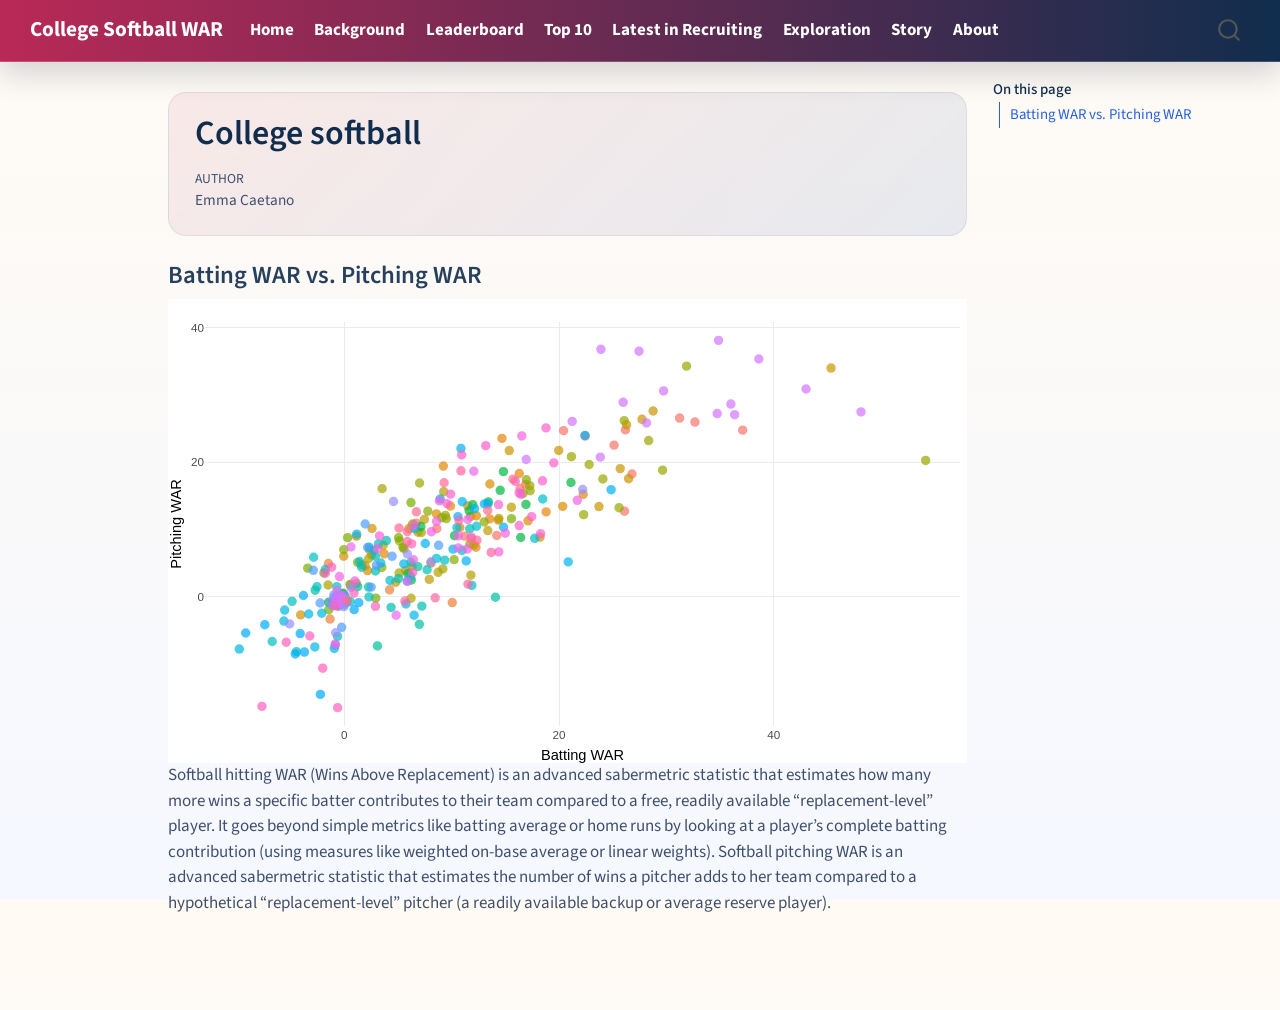
<file: index.html>
<!DOCTYPE html>
<html xmlns="http://www.w3.org/1999/xhtml" lang="en" xml:lang="en"><head>

<meta charset="utf-8">
<meta name="generator" content="quarto-1.10.18">

<meta name="viewport" content="width=device-width, initial-scale=1.0, user-scalable=yes">

<meta name="author" content="Emma Caetano">

<title>College softball – College Softball WAR</title>
<style>
/* Default styles provided by pandoc.
** See https://pandoc.org/MANUAL.html#variables-for-html for config info.
*/
span.smallcaps{font-variant: small-caps;}
div.columns{display: flex; gap: 1.5em;}
div.column{flex: auto;}
@media screen {
div.columns{gap: min(4vw, 1.5em);}
div.column{overflow-x: auto;}
}
div.hanging-indent{margin-left: 1.5em; text-indent: -1.5em;}
ul.task-list{list-style: none;}
ul.task-list li input[type="checkbox"] {
  width: 0.8em;
  margin: 0 0.8em 0.2em -1em; /* quarto-specific, see https://github.com/quarto-dev/quarto-cli/issues/4556 */ 
  vertical-align: middle;
}
</style>


<script src="site_libs/quarto-nav/quarto-nav.js"></script>
<script src="site_libs/quarto-nav/headroom.min.js"></script>
<script src="site_libs/clipboard/clipboard.min.js"></script>
<script src="site_libs/quarto-search/autocomplete.umd.js"></script>
<script src="site_libs/quarto-search/fuse.min.js"></script>
<script src="site_libs/quarto-search/quarto-search.js"></script>
<meta name="quarto:offset" content="./">
<script src="site_libs/quarto-html/quarto.js" type="module"></script>
<script src="site_libs/quarto-html/tabsets/tabsets.js" type="module"></script>
<script src="site_libs/quarto-html/popper.min.js"></script>
<script src="site_libs/quarto-html/tippy.umd.min.js"></script>
<script src="site_libs/quarto-html/anchor.min.js"></script>
<link href="site_libs/quarto-html/tippy.css" rel="stylesheet">
<link href="site_libs/quarto-html/quarto-syntax-highlighting-64a204ab8560d761af7679ceaba22944.css" rel="stylesheet" id="quarto-text-highlighting-styles">
<script src="site_libs/bootstrap/bootstrap.min.js"></script>
<link href="site_libs/bootstrap/bootstrap-icons.css" rel="stylesheet">
<link href="site_libs/bootstrap/bootstrap-3eaf8885052e939fbbbe2bfb513fc417.min.css" rel="stylesheet" append-hash="true" id="quarto-bootstrap" data-mode="light">
<script id="quarto-search-options" type="application/json">{
  "location": "navbar",
  "copy-button": false,
  "collapse-after": 3,
  "panel-placement": "end",
  "type": "overlay",
  "limit": 50,
  "keyboard-shortcut": [
    "f",
    "/",
    "s"
  ],
  "show-item-context": false,
  "language": {
    "search-no-results-text": "No results",
    "search-matching-documents-text": "matching documents",
    "search-copy-link-title": "Copy link to search",
    "search-hide-matches-text": "Hide additional matches",
    "search-more-match-text": "more match in this document",
    "search-more-matches-text": "more matches in this document",
    "search-clear-button-title": "Clear",
    "search-text-placeholder": "",
    "search-detached-cancel-button-title": "Cancel",
    "search-submit-button-title": "Submit",
    "search-label": "Search"
  }
}</script>
<link href="site_libs/htmltools-fill-0.5.9/fill.css" rel="stylesheet">
<script src="site_libs/htmlwidgets-1.6.4/htmlwidgets.js"></script>
<script src="site_libs/plotly-binding-4.12.1/plotly.js"></script>
<script src="site_libs/typedarray-0.1/typedarray.min.js"></script>
<script src="site_libs/jquery-3.5.1/jquery.min.js"></script>
<link href="site_libs/crosstalk-1.2.2/css/crosstalk.min.css" rel="stylesheet">
<script src="site_libs/crosstalk-1.2.2/js/crosstalk.min.js"></script>
<link href="site_libs/plotly-htmlwidgets-css-2.25.2/plotly-htmlwidgets.css" rel="stylesheet">
<script src="site_libs/plotly-main-2.25.2/plotly-latest.min.js"></script>


<link rel="stylesheet" href="styles.css">
</head>

<body class="nav-fixed quarto-light">

<div id="quarto-search-results"></div>
  <header id="quarto-header" class="headroom fixed-top">
    <nav class="navbar navbar-expand-lg " data-bs-theme="dark">
      <div class="navbar-container container-fluid">
      <div class="navbar-brand-container mx-auto">
    <a class="navbar-brand" href="./index.html">
    <span class="navbar-title">College Softball WAR</span>
    </a>
  </div>
            <div id="quarto-search" class="" title="Search"></div>
          <button class="navbar-toggler" type="button" data-bs-toggle="collapse" data-bs-target="#navbarCollapse" aria-controls="navbarCollapse" role="menu" aria-expanded="false" aria-label="Toggle navigation" onclick="if (window.quartoToggleHeadroom) { window.quartoToggleHeadroom(); }">
  <span class="navbar-toggler-icon"></span>
</button>
          <div class="collapse navbar-collapse" id="navbarCollapse">
            <ul class="navbar-nav navbar-nav-scroll me-auto">
  <li class="nav-item">
    <a class="nav-link active" href="./index.html" aria-current="page"> 
<span class="menu-text">Home</span></a>
  </li>  
  <li class="nav-item">
    <a class="nav-link" href="./background.html"> 
<span class="menu-text">Background</span></a>
  </li>  
  <li class="nav-item">
    <a class="nav-link" href="./leaderboard.html"> 
<span class="menu-text">Leaderboard</span></a>
  </li>  
  <li class="nav-item">
    <a class="nav-link" href="./top10.html"> 
<span class="menu-text">Top 10</span></a>
  </li>  
  <li class="nav-item">
    <a class="nav-link" href="./latest-in-recruiting.html"> 
<span class="menu-text">Latest in Recruiting</span></a>
  </li>  
  <li class="nav-item">
    <a class="nav-link" href="./explore.html"> 
<span class="menu-text">Exploration</span></a>
  </li>  
  <li class="nav-item">
    <a class="nav-link" href="./story.html"> 
<span class="menu-text">Story</span></a>
  </li>  
  <li class="nav-item">
    <a class="nav-link" href="./about.html"> 
<span class="menu-text">About</span></a>
  </li>  
</ul>
          </div> <!-- /navcollapse -->
            <div class="quarto-navbar-tools">
</div>
      </div> <!-- /container-fluid -->
    </nav>
</header>
<!-- content -->
<div id="quarto-content" class="quarto-container page-columns page-rows-contents page-layout-article page-navbar">
<!-- sidebar -->
<!-- margin-sidebar -->
    <div id="quarto-margin-sidebar" class="sidebar margin-sidebar">
        <nav id="TOC" role="doc-toc" class="toc-active">
    <h2 id="toc-title">On this page</h2>
   
  <ul>
  <li><a href="#batting-war-vs.-pitching-war" id="toc-batting-war-vs.-pitching-war" class="nav-link active" data-scroll-target="#batting-war-vs.-pitching-war">Batting WAR vs.&nbsp;Pitching WAR</a></li>
  </ul>
</nav>
    </div>
<!-- main -->
<main class="content" id="quarto-document-content">

<header id="title-block-header" class="quarto-title-block default">
<div class="quarto-title">
<h1 class="title">College softball</h1>
</div>



<div class="quarto-title-meta">

    <div>
    <div class="quarto-title-meta-heading">Author</div>
    <div class="quarto-title-meta-contents">
             <p>Emma Caetano </p>
          </div>
  </div>
    
  
    
  </div>
  


</header>


<section id="batting-war-vs.-pitching-war" class="level3">
<h3 class="anchored" data-anchor-id="batting-war-vs.-pitching-war">Batting WAR vs.&nbsp;Pitching WAR</h3>
<div class="cell">
<div class="cell-output-display">
<div class="plotly html-widget html-fill-item" id="htmlwidget-352cbee9b76667fe3ad9" style="width:100%;height:464px;"></div>
<script type="application/json" data-for="htmlwidget-352cbee9b76667fe3ad9">{"x":{"data":[{"x":[37.100999999999999,32.659999999999997,31.231000000000002,26.183,25.129999999999999,22.439,20.425999999999998,26.792999999999999,26.100000000000001,16.904,16.369,14.206,11.198,8.6170000000000009,6.7069999999999999],"y":[24.782,25.975999999999999,26.574999999999999,24.814,22.541,23.893000000000001,24.707999999999998,18.238,12.699999999999999,16.696999999999999,16.081,9.0860000000000003,8.9860000000000007,10.095000000000001,10.917],"text":["<b>Duke<\/b> (ACC)<br>Rank: 12<br>Total WAR: 61.88<br>Batting WAR: 37.1<br>Pitching WAR: 24.78","<b>Virginia Tech<\/b> (ACC)<br>Rank: 15<br>Total WAR: 58.64<br>Batting WAR: 32.66<br>Pitching WAR: 25.98","<b>Florida St.<\/b> (ACC)<br>Rank: 16<br>Total WAR: 57.81<br>Batting WAR: 31.23<br>Pitching WAR: 26.58","<b>Georgia Tech<\/b> (ACC)<br>Rank: 24<br>Total WAR: 51<br>Batting WAR: 26.18<br>Pitching WAR: 24.81","<b>Stanford<\/b> (ACC)<br>Rank: 26<br>Total WAR: 47.67<br>Batting WAR: 25.13<br>Pitching WAR: 22.54","<b>Clemson<\/b> (ACC)<br>Rank: 29<br>Total WAR: 46.33<br>Batting WAR: 22.44<br>Pitching WAR: 23.89","<b>Virginia<\/b> (ACC)<br>Rank: 30<br>Total WAR: 45.13<br>Batting WAR: 20.43<br>Pitching WAR: 24.71","<b>Louisville<\/b> (ACC)<br>Rank: 31<br>Total WAR: 45.03<br>Batting WAR: 26.79<br>Pitching WAR: 18.24","<b>North Carolina<\/b> (ACC)<br>Rank: 44<br>Total WAR: 38.8<br>Batting WAR: 26.1<br>Pitching WAR: 12.7","<b>NC State<\/b> (ACC)<br>Rank: 60<br>Total WAR: 33.6<br>Batting WAR: 16.9<br>Pitching WAR: 16.7","<b>Notre Dame<\/b> (ACC)<br>Rank: 67<br>Total WAR: 32.45<br>Batting WAR: 16.37<br>Pitching WAR: 16.08","<b>California<\/b> (ACC)<br>Rank: 114<br>Total WAR: 23.29<br>Batting WAR: 14.21<br>Pitching WAR: 9.09","<b>Boston College<\/b> (ACC)<br>Rank: 135<br>Total WAR: 20.18<br>Batting WAR: 11.2<br>Pitching WAR: 8.99","<b>Pittsburgh<\/b> (ACC)<br>Rank: 146<br>Total WAR: 18.71<br>Batting WAR: 8.62<br>Pitching WAR: 10.1","<b>Syracuse<\/b> (ACC)<br>Rank: 151<br>Total WAR: 17.62<br>Batting WAR: 6.71<br>Pitching WAR: 10.92"],"type":"scatter","mode":"markers","marker":{"autocolorscale":false,"color":"rgba(248,118,109,1)","opacity":0.69999999999999996,"size":7.559055118110237,"symbol":"circle","line":{"width":1.8897637795275593,"color":"rgba(248,118,109,1)"}},"hoveron":"points","name":"ACC","legendgroup":"ACC","showlegend":true,"xaxis":"x","yaxis":"y","hoverinfo":"text","frame":null},{"x":[-0.80300000000000005],"y":[-1.2749999999999999],"text":"<b>La Roche<\/b> (Amcc)<br>Rank: 312<br>Total WAR: -2.08<br>Batting WAR: -0.8<br>Pitching WAR: -1.27","type":"scatter","mode":"markers","marker":{"autocolorscale":false,"color":"rgba(243,124,87,1)","opacity":0.69999999999999996,"size":7.559055118110237,"symbol":"circle","line":{"width":1.8897637795275593,"color":"rgba(243,124,87,1)"}},"hoveron":"points","name":"Amcc","legendgroup":"Amcc","showlegend":true,"xaxis":"x","yaxis":"y","hoverinfo":"text","frame":null},{"x":[10.06,1.661,4.2249999999999996,-1.4730000000000001,0.59399999999999997,-1.3169999999999999],"y":[-0.91900000000000004,4.7140000000000004,0.98899999999999999,4.9029999999999996,1.655,-3.3759999999999999],"text":["<b>Binghamton<\/b> (America East)<br>Rank: 209<br>Total WAR: 9.14<br>Batting WAR: 10.06<br>Pitching WAR: -0.92","<b>Bryant<\/b> (America East)<br>Rank: 230<br>Total WAR: 6.38<br>Batting WAR: 1.66<br>Pitching WAR: 4.71","<b>UAlbany<\/b> (America East)<br>Rank: 237<br>Total WAR: 5.21<br>Batting WAR: 4.22<br>Pitching WAR: 0.99","<b>UMass Lowell<\/b> (America East)<br>Rank: 243<br>Total WAR: 3.43<br>Batting WAR: -1.47<br>Pitching WAR: 4.9","<b>UMBC<\/b> (America East)<br>Rank: 254<br>Total WAR: 2.25<br>Batting WAR: 0.59<br>Pitching WAR: 1.66","<b>Maine<\/b> (America East)<br>Rank: 322<br>Total WAR: -4.69<br>Batting WAR: -1.32<br>Pitching WAR: -3.38"],"type":"scatter","mode":"markers","marker":{"autocolorscale":false,"color":"rgba(237,129,61,1)","opacity":0.69999999999999996,"size":7.559055118110237,"symbol":"circle","line":{"width":1.8897637795275593,"color":"rgba(237,129,61,1)"}},"hoveron":"points","name":"America East","legendgroup":"America East","showlegend":true,"xaxis":"x","yaxis":"y","hoverinfo":"text","frame":null},{"x":[14.689,22.254999999999999,16.302,18.803999999999998,9.2330000000000005,13.551,11.756,9.8979999999999997,10.771000000000001,12.265000000000001],"y":[23.553000000000001,15.214,18.312000000000001,12.599,19.420999999999999,11.555,11.927,13.460000000000001,10.265000000000001,7.3259999999999996],"text":["<b>South Fla.<\/b> (American)<br>Rank: 45<br>Total WAR: 38.24<br>Batting WAR: 14.69<br>Pitching WAR: 23.55","<b>Wichita St.<\/b> (American)<br>Rank: 48<br>Total WAR: 37.47<br>Batting WAR: 22.25<br>Pitching WAR: 15.21","<b>Fla. Atlantic<\/b> (American)<br>Rank: 55<br>Total WAR: 34.61<br>Batting WAR: 16.3<br>Pitching WAR: 18.31","<b>Charlotte<\/b> (American)<br>Rank: 72<br>Total WAR: 31.4<br>Batting WAR: 18.8<br>Pitching WAR: 12.6","<b>East Carolina<\/b> (American)<br>Rank: 80<br>Total WAR: 28.65<br>Batting WAR: 9.23<br>Pitching WAR: 19.42","<b>North Texas<\/b> (American)<br>Rank: 102<br>Total WAR: 25.11<br>Batting WAR: 13.55<br>Pitching WAR: 11.55","<b>Tulsa<\/b> (American)<br>Rank: 110<br>Total WAR: 23.68<br>Batting WAR: 11.76<br>Pitching WAR: 11.93","<b>UAB<\/b> (American)<br>Rank: 113<br>Total WAR: 23.36<br>Batting WAR: 9.9<br>Pitching WAR: 13.46","<b>UTSA<\/b> (American)<br>Rank: 125<br>Total WAR: 21.04<br>Batting WAR: 10.77<br>Pitching WAR: 10.27","<b>Memphis<\/b> (American)<br>Rank: 140<br>Total WAR: 19.59<br>Batting WAR: 12.27<br>Pitching WAR: 7.33"],"type":"scatter","mode":"markers","marker":{"autocolorscale":false,"color":"rgba(230,135,13,1)","opacity":0.69999999999999996,"size":7.559055118110237,"symbol":"circle","line":{"width":1.8897637795275593,"color":"rgba(230,135,13,1)"}},"hoveron":"points","name":"American","legendgroup":"American","showlegend":true,"xaxis":"x","yaxis":"y","hoverinfo":"text","frame":null},{"x":[20.346,13.563000000000001,17.119,11.502000000000001,12.311,8.5890000000000004,6.0339999999999998,8.0760000000000005,3.726,2.173,0.25800000000000001],"y":[13.42,16.754999999999999,11.265000000000001,13.494,12.007999999999999,12.301,10.115,4.9669999999999996,6.351,3.8490000000000002,-0.65900000000000003],"text":["<b>Stetson<\/b> (ASUN)<br>Rank: 59<br>Total WAR: 33.76<br>Batting WAR: 20.35<br>Pitching WAR: 13.42","<b>North Florida<\/b> (ASUN)<br>Rank: 76<br>Total WAR: 30.32<br>Batting WAR: 13.56<br>Pitching WAR: 16.75","<b>Central Ark.<\/b> (ASUN)<br>Rank: 81<br>Total WAR: 28.38<br>Batting WAR: 17.12<br>Pitching WAR: 11.27","<b>Jacksonville<\/b> (ASUN)<br>Rank: 103<br>Total WAR: 25<br>Batting WAR: 11.5<br>Pitching WAR: 13.49","<b>North Ala.<\/b> (ASUN)<br>Rank: 107<br>Total WAR: 24.32<br>Batting WAR: 12.31<br>Pitching WAR: 12.01","<b>FGCU<\/b> (ASUN)<br>Rank: 126<br>Total WAR: 20.89<br>Batting WAR: 8.59<br>Pitching WAR: 12.3","<b>Eastern Ky.<\/b> (ASUN)<br>Rank: 161<br>Total WAR: 16.15<br>Batting WAR: 6.03<br>Pitching WAR: 10.12","<b>Queens (NC)<\/b> (ASUN)<br>Rank: 178<br>Total WAR: 13.04<br>Batting WAR: 8.08<br>Pitching WAR: 4.97","<b>Lipscomb<\/b> (ASUN)<br>Rank: 200<br>Total WAR: 10.08<br>Batting WAR: 3.73<br>Pitching WAR: 6.35","<b>West Ga.<\/b> (ASUN)<br>Rank: 232<br>Total WAR: 6.02<br>Batting WAR: 2.17<br>Pitching WAR: 3.85","<b>Bellarmine<\/b> (ASUN)<br>Rank: 280<br>Total WAR: -0.4<br>Batting WAR: 0.26<br>Pitching WAR: -0.66"],"type":"scatter","mode":"markers","marker":{"autocolorscale":false,"color":"rgba(222,140,0,1)","opacity":0.69999999999999996,"size":7.559055118110237,"symbol":"circle","line":{"width":1.8897637795275593,"color":"rgba(222,140,0,1)"}},"hoveron":"points","name":"ASUN","legendgroup":"ASUN","showlegend":true,"xaxis":"x","yaxis":"y","hoverinfo":"text","frame":null},{"x":[6.867,2.5899999999999999,5.5739999999999998,1.1399999999999999,2.5630000000000002,1.946,-0.039,1.1359999999999999,-4.0540000000000003],"y":[9.5749999999999993,10.117000000000001,7.1289999999999996,8.9689999999999994,6.1879999999999997,4.577,5.9880000000000004,1.9390000000000001,-2.7519999999999998],"text":["<b>Fordham<\/b> (Atlantic 10)<br>Rank: 159<br>Total WAR: 16.44<br>Batting WAR: 6.87<br>Pitching WAR: 9.57","<b>Saint Joseph's<\/b> (Atlantic 10)<br>Rank: 181<br>Total WAR: 12.71<br>Batting WAR: 2.59<br>Pitching WAR: 10.12","<b>George Washington<\/b> (Atlantic 10)<br>Rank: 182<br>Total WAR: 12.7<br>Batting WAR: 5.57<br>Pitching WAR: 7.13","<b>Loyola Chicago<\/b> (Atlantic 10)<br>Rank: 199<br>Total WAR: 10.11<br>Batting WAR: 1.14<br>Pitching WAR: 8.97","<b>Dayton<\/b> (Atlantic 10)<br>Rank: 212<br>Total WAR: 8.75<br>Batting WAR: 2.56<br>Pitching WAR: 6.19","<b>George Mason<\/b> (Atlantic 10)<br>Rank: 229<br>Total WAR: 6.52<br>Batting WAR: 1.95<br>Pitching WAR: 4.58","<b>Saint Louis<\/b> (Atlantic 10)<br>Rank: 235<br>Total WAR: 5.95<br>Batting WAR: -0.04<br>Pitching WAR: 5.99","<b>Rhode Island<\/b> (Atlantic 10)<br>Rank: 246<br>Total WAR: 3.07<br>Batting WAR: 1.14<br>Pitching WAR: 1.94","<b>St. Bonaventure<\/b> (Atlantic 10)<br>Rank: 328<br>Total WAR: -6.81<br>Batting WAR: -4.05<br>Pitching WAR: -2.75"],"type":"scatter","mode":"markers","marker":{"autocolorscale":false,"color":"rgba(213,145,0,1)","opacity":0.69999999999999996,"size":7.559055118110237,"symbol":"circle","line":{"width":1.8897637795275593,"color":"rgba(213,145,0,1)"}},"hoveron":"points","name":"Atlantic 10","legendgroup":"Atlantic 10","showlegend":true,"xaxis":"x","yaxis":"y","hoverinfo":"text","frame":null},{"x":[45.334000000000003,28.763999999999999,27.728999999999999,26.292000000000002,25.702000000000002,26.48,19.975999999999999,23.719999999999999,15.367000000000001,18.239000000000001,14.356999999999999],"y":[34.027999999999999,27.629999999999999,26.391999999999999,25.568000000000001,19.045000000000002,17.541,21.754000000000001,13.385,21.734999999999999,8.8399999999999999,11.366],"text":["<b>Texas Tech<\/b> (Big 12)<br>Rank: 1<br>Total WAR: 79.36<br>Batting WAR: 45.33<br>Pitching WAR: 34.03","<b>Oklahoma St.<\/b> (Big 12)<br>Rank: 17<br>Total WAR: 56.39<br>Batting WAR: 28.76<br>Pitching WAR: 27.63","<b>Arizona St.<\/b> (Big 12)<br>Rank: 19<br>Total WAR: 54.12<br>Batting WAR: 27.73<br>Pitching WAR: 26.39","<b>UCF<\/b> (Big 12)<br>Rank: 22<br>Total WAR: 51.86<br>Batting WAR: 26.29<br>Pitching WAR: 25.57","<b>Kansas<\/b> (Big 12)<br>Rank: 32<br>Total WAR: 44.75<br>Batting WAR: 25.7<br>Pitching WAR: 19.05","<b>Arizona<\/b> (Big 12)<br>Rank: 34<br>Total WAR: 44.02<br>Batting WAR: 26.48<br>Pitching WAR: 17.54","<b>Utah<\/b> (Big 12)<br>Rank: 38<br>Total WAR: 41.73<br>Batting WAR: 19.98<br>Pitching WAR: 21.75","<b>Iowa St.<\/b> (Big 12)<br>Rank: 50<br>Total WAR: 37.11<br>Batting WAR: 23.72<br>Pitching WAR: 13.38","<b>Baylor<\/b> (Big 12)<br>Rank: 51<br>Total WAR: 37.1<br>Batting WAR: 15.37<br>Pitching WAR: 21.74","<b>Houston<\/b> (Big 12)<br>Rank: 87<br>Total WAR: 27.08<br>Batting WAR: 18.24<br>Pitching WAR: 8.84","<b>BYU<\/b> (Big 12)<br>Rank: 95<br>Total WAR: 25.72<br>Batting WAR: 14.36<br>Pitching WAR: 11.37"],"type":"scatter","mode":"markers","marker":{"autocolorscale":false,"color":"rgba(203,150,0,1)","opacity":0.69999999999999996,"size":7.559055118110237,"symbol":"circle","line":{"width":1.8897637795275593,"color":"rgba(203,150,0,1)"}},"hoveron":"points","name":"Big 12","legendgroup":"Big 12","showlegend":true,"xaxis":"x","yaxis":"y","hoverinfo":"text","frame":null},{"x":[15.568,13.375,12.086,7.4660000000000002,3.6339999999999999,6.2990000000000004,7.9199999999999999,5.7270000000000003,4.79],"y":[13.300000000000001,9.8170000000000002,7.6859999999999999,11.481999999999999,7.6200000000000001,4.4900000000000002,2.5369999999999999,3.8740000000000001,2.0950000000000002],"text":["<b>UConn<\/b> (Big East)<br>Rank: 79<br>Total WAR: 28.87<br>Batting WAR: 15.57<br>Pitching WAR: 13.3","<b>Creighton<\/b> (Big East)<br>Rank: 115<br>Total WAR: 23.19<br>Batting WAR: 13.38<br>Pitching WAR: 9.82","<b>Providence<\/b> (Big East)<br>Rank: 137<br>Total WAR: 19.77<br>Batting WAR: 12.09<br>Pitching WAR: 7.69","<b>St. John's (NY)<\/b> (Big East)<br>Rank: 144<br>Total WAR: 18.95<br>Batting WAR: 7.47<br>Pitching WAR: 11.48","<b>Georgetown<\/b> (Big East)<br>Rank: 191<br>Total WAR: 11.26<br>Batting WAR: 3.63<br>Pitching WAR: 7.62","<b>Villanova<\/b> (Big East)<br>Rank: 193<br>Total WAR: 10.79<br>Batting WAR: 6.3<br>Pitching WAR: 4.49","<b>Butler<\/b> (Big East)<br>Rank: 194<br>Total WAR: 10.46<br>Batting WAR: 7.92<br>Pitching WAR: 2.54","<b>DePaul<\/b> (Big East)<br>Rank: 203<br>Total WAR: 9.6<br>Batting WAR: 5.73<br>Pitching WAR: 3.87","<b>Seton Hall<\/b> (Big East)<br>Rank: 225<br>Total WAR: 6.88<br>Batting WAR: 4.79<br>Pitching WAR: 2.1"],"type":"scatter","mode":"markers","marker":{"autocolorscale":false,"color":"rgba(193,155,0,1)","opacity":0.69999999999999996,"size":7.559055118110237,"symbol":"circle","line":{"width":1.8897637795275593,"color":"rgba(193,155,0,1)"}},"hoveron":"points","name":"Big East","legendgroup":"Big East","showlegend":true,"xaxis":"x","yaxis":"y","hoverinfo":"text","frame":null},{"x":[14.404999999999999,9.2699999999999996,11.800000000000001,8.7469999999999999,2.367,6.2270000000000003],"y":[11.598000000000001,15.606999999999999,3.1619999999999999,3.5910000000000002,6.9580000000000002,-0.26900000000000002],"text":["<b>Idaho St.<\/b> (Big Sky)<br>Rank: 94<br>Total WAR: 26<br>Batting WAR: 14.4<br>Pitching WAR: 11.6","<b>Sacramento St.<\/b> (Big Sky)<br>Rank: 104<br>Total WAR: 24.88<br>Batting WAR: 9.27<br>Pitching WAR: 15.61","<b>Northern Colo.<\/b> (Big Sky)<br>Rank: 166<br>Total WAR: 14.96<br>Batting WAR: 11.8<br>Pitching WAR: 3.16","<b>Montana<\/b> (Big Sky)<br>Rank: 183<br>Total WAR: 12.34<br>Batting WAR: 8.75<br>Pitching WAR: 3.59","<b>Portland St.<\/b> (Big Sky)<br>Rank: 207<br>Total WAR: 9.32<br>Batting WAR: 2.37<br>Pitching WAR: 6.96","<b>Weber St.<\/b> (Big Sky)<br>Rank: 234<br>Total WAR: 5.96<br>Batting WAR: 6.23<br>Pitching WAR: -0.27"],"type":"scatter","mode":"markers","marker":{"autocolorscale":false,"color":"rgba(181,159,0,1)","opacity":0.69999999999999996,"size":7.559055118110237,"symbol":"circle","line":{"width":1.8897637795275593,"color":"rgba(181,159,0,1)"}},"hoveron":"points","name":"Big Sky","legendgroup":"Big Sky","showlegend":true,"xaxis":"x","yaxis":"y","hoverinfo":"text","frame":null},{"x":[3.532,11.710000000000001,5.1420000000000003,9.1859999999999999,5.1109999999999998,2.2799999999999998,-1.504],"y":[16.061,7.8239999999999998,8.2720000000000002,4.1079999999999997,3.4830000000000001,5.6550000000000002,1.7],"text":["<b>Radford<\/b> (Big South)<br>Rank: 139<br>Total WAR: 19.59<br>Batting WAR: 3.53<br>Pitching WAR: 16.06","<b>USC Upstate<\/b> (Big South)<br>Rank: 141<br>Total WAR: 19.54<br>Batting WAR: 11.71<br>Pitching WAR: 7.82","<b>Winthrop<\/b> (Big South)<br>Rank: 174<br>Total WAR: 13.41<br>Batting WAR: 5.14<br>Pitching WAR: 8.27","<b>Gardner-Webb<\/b> (Big South)<br>Rank: 176<br>Total WAR: 13.29<br>Batting WAR: 9.19<br>Pitching WAR: 4.11","<b>Longwood<\/b> (Big South)<br>Rank: 214<br>Total WAR: 8.59<br>Batting WAR: 5.11<br>Pitching WAR: 3.48","<b>Presbyterian<\/b> (Big South)<br>Rank: 220<br>Total WAR: 7.93<br>Batting WAR: 2.28<br>Pitching WAR: 5.66","<b>Charleston So.<\/b> (Big South)<br>Rank: 271<br>Total WAR: 0.2<br>Batting WAR: -1.5<br>Pitching WAR: 1.7"],"type":"scatter","mode":"markers","marker":{"autocolorscale":false,"color":"rgba(168,164,0,1)","opacity":0.69999999999999996,"size":7.559055118110237,"symbol":"circle","line":{"width":1.8897637795275593,"color":"rgba(168,164,0,1)"}},"hoveron":"points","name":"Big South","legendgroup":"Big South","showlegend":true,"xaxis":"x","yaxis":"y","hoverinfo":"text","frame":null},{"x":[54.143999999999998,31.879000000000001,26.071000000000002,28.350999999999999,29.646000000000001,22.809000000000001,21.158999999999999,24.088000000000001,25.594999999999999,22.297999999999998,17.280000000000001,17.315000000000001,16.658000000000001,7.0179999999999998,9.4250000000000007,9.5099999999999998,7.1749999999999998],"y":[20.263999999999999,34.319000000000003,26.195,23.221,18.814,19.658000000000001,20.821999999999999,17.504000000000001,13.220000000000001,12.186,16.503,15.75,15.346,16.896000000000001,12.081,11.602,9.5229999999999997],"text":["<b>UCLA<\/b> (Big Ten)<br>Rank: 3<br>Total WAR: 74.41<br>Batting WAR: 54.14<br>Pitching WAR: 20.26","<b>Nebraska<\/b> (Big Ten)<br>Rank: 7<br>Total WAR: 66.2<br>Batting WAR: 31.88<br>Pitching WAR: 34.32","<b>Oregon<\/b> (Big Ten)<br>Rank: 21<br>Total WAR: 52.27<br>Batting WAR: 26.07<br>Pitching WAR: 26.2","<b>Washington<\/b> (Big Ten)<br>Rank: 23<br>Total WAR: 51.57<br>Batting WAR: 28.35<br>Pitching WAR: 23.22","<b>Indiana<\/b> (Big Ten)<br>Rank: 25<br>Total WAR: 48.46<br>Batting WAR: 29.65<br>Pitching WAR: 18.81","<b>Michigan<\/b> (Big Ten)<br>Rank: 36<br>Total WAR: 42.47<br>Batting WAR: 22.81<br>Pitching WAR: 19.66","<b>Northwestern<\/b> (Big Ten)<br>Rank: 37<br>Total WAR: 41.98<br>Batting WAR: 21.16<br>Pitching WAR: 20.82","<b>Penn St.<\/b> (Big Ten)<br>Rank: 39<br>Total WAR: 41.59<br>Batting WAR: 24.09<br>Pitching WAR: 17.5","<b>Ohio St.<\/b> (Big Ten)<br>Rank: 43<br>Total WAR: 38.81<br>Batting WAR: 25.59<br>Pitching WAR: 13.22","<b>Rutgers<\/b> (Big Ten)<br>Rank: 56<br>Total WAR: 34.48<br>Batting WAR: 22.3<br>Pitching WAR: 12.19","<b>Purdue<\/b> (Big Ten)<br>Rank: 58<br>Total WAR: 33.78<br>Batting WAR: 17.28<br>Pitching WAR: 16.5","<b>Wisconsin<\/b> (Big Ten)<br>Rank: 64<br>Total WAR: 33.06<br>Batting WAR: 17.32<br>Pitching WAR: 15.75","<b>Iowa<\/b> (Big Ten)<br>Rank: 69<br>Total WAR: 32<br>Batting WAR: 16.66<br>Pitching WAR: 15.35","<b>Minnesota<\/b> (Big Ten)<br>Rank: 109<br>Total WAR: 23.91<br>Batting WAR: 7.02<br>Pitching WAR: 16.9","<b>Maryland<\/b> (Big Ten)<br>Rank: 122<br>Total WAR: 21.51<br>Batting WAR: 9.43<br>Pitching WAR: 12.08","<b>Michigan St.<\/b> (Big Ten)<br>Rank: 123<br>Total WAR: 21.11<br>Batting WAR: 9.51<br>Pitching WAR: 11.6","<b>Illinois<\/b> (Big Ten)<br>Rank: 156<br>Total WAR: 16.7<br>Batting WAR: 7.18<br>Pitching WAR: 9.52"],"type":"scatter","mode":"markers","marker":{"autocolorscale":false,"color":"rgba(154,168,0,1)","opacity":0.69999999999999996,"size":7.559055118110237,"symbol":"circle","line":{"width":1.8897637795275593,"color":"rgba(154,168,0,1)"}},"hoveron":"points","name":"Big Ten","legendgroup":"Big Ten","showlegend":true,"xaxis":"x","yaxis":"y","hoverinfo":"text","frame":null},{"x":[16.963000000000001,13.034000000000001,9.0649999999999995,7.7869999999999999,6.3609999999999998,10.234999999999999,3.504,-0.040000000000000001,0.53800000000000003,-0.45500000000000002],"y":[17.388000000000002,11.098000000000001,11.718,12.702999999999999,10.791,5.4809999999999999,4.3150000000000004,6.9619999999999997,1.798,0.0060000000000000001],"text":["<b>Cal St. Fullerton<\/b> (Big West)<br>Rank: 57<br>Total WAR: 34.35<br>Batting WAR: 16.96<br>Pitching WAR: 17.39","<b>UC Santa Barbara<\/b> (Big West)<br>Rank: 108<br>Total WAR: 24.13<br>Batting WAR: 13.03<br>Pitching WAR: 11.1","<b>Long Beach St.<\/b> (Big West)<br>Rank: 127<br>Total WAR: 20.78<br>Batting WAR: 9.06<br>Pitching WAR: 11.72","<b>Hawaii<\/b> (Big West)<br>Rank: 131<br>Total WAR: 20.49<br>Batting WAR: 7.79<br>Pitching WAR: 12.7","<b>UC Davis<\/b> (Big West)<br>Rank: 154<br>Total WAR: 17.15<br>Batting WAR: 6.36<br>Pitching WAR: 10.79","<b>UC San Diego<\/b> (Big West)<br>Rank: 162<br>Total WAR: 15.72<br>Batting WAR: 10.23<br>Pitching WAR: 5.48","<b>CSUN<\/b> (Big West)<br>Rank: 221<br>Total WAR: 7.82<br>Batting WAR: 3.5<br>Pitching WAR: 4.32","<b>Cal Poly<\/b> (Big West)<br>Rank: 224<br>Total WAR: 6.92<br>Batting WAR: -0.04<br>Pitching WAR: 6.96","<b>UC Riverside<\/b> (Big West)<br>Rank: 253<br>Total WAR: 2.34<br>Batting WAR: 0.54<br>Pitching WAR: 1.8","<b>CSU Bakersfield<\/b> (Big West)<br>Rank: 281<br>Total WAR: -0.45<br>Batting WAR: -0.46<br>Pitching WAR: 0.01"],"type":"scatter","mode":"markers","marker":{"autocolorscale":false,"color":"rgba(138,172,0,1)","opacity":0.69999999999999996,"size":7.559055118110237,"symbol":"circle","line":{"width":1.8897637795275593,"color":"rgba(138,172,0,1)"}},"hoveron":"points","name":"Big West","legendgroup":"Big West","showlegend":true,"xaxis":"x","yaxis":"y","hoverinfo":"text","frame":null},{"x":[15.573,6.2160000000000002,5.0650000000000004,5.468,0.31900000000000001,1.256,2.9449999999999998,-1.885,-3.395,-0.092999999999999999,-1.4419999999999999],"y":[11.585000000000001,13.987,8.75,7.3120000000000003,8.7569999999999997,5.0620000000000003,-0.253,3.504,4.2110000000000003,0.47299999999999998,-1.9890000000000001],"text":["<b>Campbell<\/b> (CAA)<br>Rank: 85<br>Total WAR: 27.16<br>Batting WAR: 15.57<br>Pitching WAR: 11.59","<b>UNCW<\/b> (CAA)<br>Rank: 134<br>Total WAR: 20.2<br>Batting WAR: 6.22<br>Pitching WAR: 13.99","<b>Col. of Charleston<\/b> (CAA)<br>Rank: 172<br>Total WAR: 13.81<br>Batting WAR: 5.07<br>Pitching WAR: 8.75","<b>Hofstra<\/b> (CAA)<br>Rank: 179<br>Total WAR: 12.78<br>Batting WAR: 5.47<br>Pitching WAR: 7.31","<b>Elon<\/b> (CAA)<br>Rank: 210<br>Total WAR: 9.08<br>Batting WAR: 0.32<br>Pitching WAR: 8.76","<b>Towson<\/b> (CAA)<br>Rank: 231<br>Total WAR: 6.32<br>Batting WAR: 1.26<br>Pitching WAR: 5.06","<b>Drexel<\/b> (CAA)<br>Rank: 251<br>Total WAR: 2.69<br>Batting WAR: 2.94<br>Pitching WAR: -0.25","<b>Stony Brook<\/b> (CAA)<br>Rank: 260<br>Total WAR: 1.62<br>Batting WAR: -1.89<br>Pitching WAR: 3.5","<b>N.C. A&T<\/b> (CAA)<br>Rank: 264<br>Total WAR: 0.82<br>Batting WAR: -3.4<br>Pitching WAR: 4.21","<b>Monmouth<\/b> (CAA)<br>Rank: 267<br>Total WAR: 0.38<br>Batting WAR: -0.09<br>Pitching WAR: 0.47","<b>Hampton<\/b> (CAA)<br>Rank: 318<br>Total WAR: -3.43<br>Batting WAR: -1.44<br>Pitching WAR: -1.99"],"type":"scatter","mode":"markers","marker":{"autocolorscale":false,"color":"rgba(119,175,0,1)","opacity":0.69999999999999996,"size":7.559055118110237,"symbol":"circle","line":{"width":1.8897637795275593,"color":"rgba(119,175,0,1)"}},"hoveron":"points","name":"CAA","legendgroup":"CAA","showlegend":true,"xaxis":"x","yaxis":"y","hoverinfo":"text","frame":null},{"x":[-0.61399999999999999,-0.78700000000000003],"y":[-0.39900000000000002,-0.66900000000000004],"text":["<b>Jefferson<\/b> (Cacc)<br>Rank: 292<br>Total WAR: -1.01<br>Batting WAR: -0.61<br>Pitching WAR: -0.4","<b>Chestnut Hill<\/b> (Cacc)<br>Rank: 303<br>Total WAR: -1.46<br>Batting WAR: -0.79<br>Pitching WAR: -0.67"],"type":"scatter","mode":"markers","marker":{"autocolorscale":false,"color":"rgba(95,178,0,1)","opacity":0.69999999999999996,"size":7.559055118110237,"symbol":"circle","line":{"width":1.8897637795275593,"color":"rgba(95,178,0,1)"}},"hoveron":"points","name":"Cacc","legendgroup":"Cacc","showlegend":true,"xaxis":"x","yaxis":"y","hoverinfo":"text","frame":null},{"x":[0.064000000000000001],"y":[-0.010999999999999999],"text":"<b>Belhaven<\/b> (Ccs)<br>Rank: 272<br>Total WAR: 0.05<br>Batting WAR: 0.06<br>Pitching WAR: -0.01","type":"scatter","mode":"markers","marker":{"autocolorscale":false,"color":"rgba(62,181,0,1)","opacity":0.69999999999999996,"size":7.559055118110237,"symbol":"circle","line":{"width":1.8897637795275593,"color":"rgba(62,181,0,1)"}},"hoveron":"points","name":"Ccs","legendgroup":"Ccs","showlegend":true,"xaxis":"x","yaxis":"y","hoverinfo":"text","frame":null},{"x":[-0.53200000000000003,-0.48999999999999999,-1.02,-0.52900000000000003,-0.749,-1.456],"y":[-0.79700000000000004,-1.0189999999999999,-0.85899999999999999,-1.427,-1.2230000000000001,-0.87],"text":["<b>Claflin<\/b> (Ciaa)<br>Rank: 300<br>Total WAR: -1.33<br>Batting WAR: -0.53<br>Pitching WAR: -0.8","<b>Bowie St.<\/b> (Ciaa)<br>Rank: 304<br>Total WAR: -1.51<br>Batting WAR: -0.49<br>Pitching WAR: -1.02","<b>Bluefield St.<\/b> (Ciaa)<br>Rank: 308<br>Total WAR: -1.88<br>Batting WAR: -1.02<br>Pitching WAR: -0.86","<b>Virginia Union<\/b> (Ciaa)<br>Rank: 309<br>Total WAR: -1.96<br>Batting WAR: -0.53<br>Pitching WAR: -1.43","<b>Johnson C. Smith<\/b> (Ciaa)<br>Rank: 310<br>Total WAR: -1.97<br>Batting WAR: -0.75<br>Pitching WAR: -1.22","<b>Lincoln (PA)<\/b> (Ciaa)<br>Rank: 315<br>Total WAR: -2.33<br>Batting WAR: -1.46<br>Pitching WAR: -0.87"],"type":"scatter","mode":"markers","marker":{"autocolorscale":false,"color":"rgba(0,184,29,1)","opacity":0.69999999999999996,"size":7.559055118110237,"symbol":"circle","line":{"width":1.8897637795275593,"color":"rgba(0,184,29,1)"}},"hoveron":"points","name":"Ciaa","legendgroup":"Ciaa","showlegend":true,"xaxis":"x","yaxis":"y","hoverinfo":"text","frame":null},{"x":[21.114999999999998,14.824,16.923999999999999,14.523,13.42,11.968999999999999,16.434000000000001,11.632999999999999,10.276999999999999,7.1360000000000001,5.9340000000000002,6.25],"y":[16.975000000000001,18.591999999999999,13.711,15.811,14.076000000000001,13.68,8.7840000000000007,12.775,9.048,10.412000000000001,3.4049999999999998,2.4449999999999998],"text":["<b>Jacksonville St.<\/b> (Conference USA)<br>Rank: 47<br>Total WAR: 38.09<br>Batting WAR: 21.11<br>Pitching WAR: 16.98","<b>Western Ky.<\/b> (Conference USA)<br>Rank: 61<br>Total WAR: 33.42<br>Batting WAR: 14.82<br>Pitching WAR: 18.59","<b>Liberty<\/b> (Conference USA)<br>Rank: 74<br>Total WAR: 30.64<br>Batting WAR: 16.92<br>Pitching WAR: 13.71","<b>Louisiana Tech<\/b> (Conference USA)<br>Rank: 75<br>Total WAR: 30.33<br>Batting WAR: 14.52<br>Pitching WAR: 15.81","<b>FIU<\/b> (Conference USA)<br>Rank: 84<br>Total WAR: 27.5<br>Batting WAR: 13.42<br>Pitching WAR: 14.08","<b>Sam Houston<\/b> (Conference USA)<br>Rank: 96<br>Total WAR: 25.65<br>Batting WAR: 11.97<br>Pitching WAR: 13.68","<b>New Mexico St.<\/b> (Conference USA)<br>Rank: 98<br>Total WAR: 25.22<br>Batting WAR: 16.43<br>Pitching WAR: 8.78","<b>Delaware<\/b> (Conference USA)<br>Rank: 106<br>Total WAR: 24.41<br>Batting WAR: 11.63<br>Pitching WAR: 12.78","<b>Middle Tenn.<\/b> (Conference USA)<br>Rank: 142<br>Total WAR: 19.32<br>Batting WAR: 10.28<br>Pitching WAR: 9.05","<b>Missouri St.<\/b> (Conference USA)<br>Rank: 152<br>Total WAR: 17.55<br>Batting WAR: 7.14<br>Pitching WAR: 10.41","<b>Kennesaw St.<\/b> (Conference USA)<br>Rank: 206<br>Total WAR: 9.34<br>Batting WAR: 5.93<br>Pitching WAR: 3.4","<b>UTEP<\/b> (Conference USA)<br>Rank: 213<br>Total WAR: 8.7<br>Batting WAR: 6.25<br>Pitching WAR: 2.44"],"type":"scatter","mode":"markers","marker":{"autocolorscale":false,"color":"rgba(0,186,66,1)","opacity":0.69999999999999996,"size":7.559055118110237,"symbol":"circle","line":{"width":1.8897637795275593,"color":"rgba(0,186,66,1)"}},"hoveron":"points","name":"Conference USA","legendgroup":"Conference USA","showlegend":true,"xaxis":"x","yaxis":"y","hoverinfo":"text","frame":null},{"x":[-0.126],"y":[0.40200000000000002],"text":"<b>Henderson St.<\/b> (Gac)<br>Rank: 268<br>Total WAR: 0.28<br>Batting WAR: -0.13<br>Pitching WAR: 0.4","type":"scatter","mode":"markers","marker":{"autocolorscale":false,"color":"rgba(0,188,90,1)","opacity":0.69999999999999996,"size":7.559055118110237,"symbol":"circle","line":{"width":1.8897637795275593,"color":"rgba(0,188,90,1)"}},"hoveron":"points","name":"Gac","legendgroup":"Gac","showlegend":true,"xaxis":"x","yaxis":"y","hoverinfo":"text","frame":null},{"x":[-0.63900000000000001],"y":[0.122],"text":"<b>Wayne St. (MI)<\/b> (Gliac)<br>Rank: 282<br>Total WAR: -0.52<br>Batting WAR: -0.64<br>Pitching WAR: 0.12","type":"scatter","mode":"markers","marker":{"autocolorscale":false,"color":"rgba(0,190,111,1)","opacity":0.69999999999999996,"size":7.559055118110237,"symbol":"circle","line":{"width":1.8897637795275593,"color":"rgba(0,190,111,1)"}},"hoveron":"points","name":"Gliac","legendgroup":"Gliac","showlegend":true,"xaxis":"x","yaxis":"y","hoverinfo":"text","frame":null},{"x":[-0.28699999999999998],"y":[-0.749],"text":"<b>Lincoln (MO)<\/b> (Glvc)<br>Rank: 294<br>Total WAR: -1.04<br>Batting WAR: -0.29<br>Pitching WAR: -0.75","type":"scatter","mode":"markers","marker":{"autocolorscale":false,"color":"rgba(0,191,129,1)","opacity":0.69999999999999996,"size":7.559055118110237,"symbol":"circle","line":{"width":1.8897637795275593,"color":"rgba(0,191,129,1)"}},"hoveron":"points","name":"Glvc","legendgroup":"Glvc","showlegend":true,"xaxis":"x","yaxis":"y","hoverinfo":"text","frame":null},{"x":[-0.38600000000000001],"y":[-0.32600000000000001],"text":"<b>Mont. St. Billings<\/b> (Great Northwest)<br>Rank: 285<br>Total WAR: -0.71<br>Batting WAR: -0.39<br>Pitching WAR: -0.33","type":"scatter","mode":"markers","marker":{"autocolorscale":false,"color":"rgba(0,192,146,1)","opacity":0.69999999999999996,"size":7.559055118110237,"symbol":"circle","line":{"width":1.8897637795275593,"color":"rgba(0,192,146,1)"}},"hoveron":"points","name":"Great Northwest","legendgroup":"Great Northwest","showlegend":true,"xaxis":"x","yaxis":"y","hoverinfo":"text","frame":null},{"x":[14.081,6.8529999999999998,2.2650000000000001,6.9960000000000004,1.2529999999999999,-2.698,3.093],"y":[-0.121,4.4429999999999996,1.3959999999999999,-4.1529999999999996,1.454,0.92900000000000005,-7.3780000000000001],"text":["<b>Robert Morris<\/b> (Horizon League)<br>Rank: 171<br>Total WAR: 13.96<br>Batting WAR: 14.08<br>Pitching WAR: -0.12","<b>Youngstown St.<\/b> (Horizon League)<br>Rank: 190<br>Total WAR: 11.3<br>Batting WAR: 6.85<br>Pitching WAR: 4.44","<b>Northern Ky.<\/b> (Horizon League)<br>Rank: 242<br>Total WAR: 3.66<br>Batting WAR: 2.27<br>Pitching WAR: 1.4","<b>Green Bay<\/b> (Horizon League)<br>Rank: 248<br>Total WAR: 2.84<br>Batting WAR: 7<br>Pitching WAR: -4.15","<b>Oakland<\/b> (Horizon League)<br>Rank: 250<br>Total WAR: 2.71<br>Batting WAR: 1.25<br>Pitching WAR: 1.45","<b>Detroit Mercy<\/b> (Horizon League)<br>Rank: 307<br>Total WAR: -1.77<br>Batting WAR: -2.7<br>Pitching WAR: 0.93","<b>IU Indy<\/b> (Horizon League)<br>Rank: 320<br>Total WAR: -4.28<br>Batting WAR: 3.09<br>Pitching WAR: -7.38"],"type":"scatter","mode":"markers","marker":{"autocolorscale":false,"color":"rgba(0,193,161,1)","opacity":0.69999999999999996,"size":7.559055118110237,"symbol":"circle","line":{"width":1.8897637795275593,"color":"rgba(0,193,161,1)"}},"hoveron":"points","name":"Horizon League","legendgroup":"Horizon League","showlegend":true,"xaxis":"x","yaxis":"y","hoverinfo":"text","frame":null},{"x":[11.688000000000001,3.9279999999999999,6.2119999999999997,2.9049999999999998,5.0519999999999996,2.9100000000000001,7.2279999999999998,4.3659999999999997],"y":[10.082000000000001,8.3260000000000005,5.0970000000000004,6,2.6539999999999999,3.7919999999999998,-1.444,-1.6279999999999999],"text":["<b>Princeton<\/b> (Ivy League)<br>Rank: 121<br>Total WAR: 21.77<br>Batting WAR: 11.69<br>Pitching WAR: 10.08","<b>Columbia<\/b> (Ivy League)<br>Rank: 185<br>Total WAR: 12.25<br>Batting WAR: 3.93<br>Pitching WAR: 8.33","<b>Harvard<\/b> (Ivy League)<br>Rank: 189<br>Total WAR: 11.31<br>Batting WAR: 6.21<br>Pitching WAR: 5.1","<b>Brown<\/b> (Ivy League)<br>Rank: 211<br>Total WAR: 8.9<br>Batting WAR: 2.9<br>Pitching WAR: 6","<b>Penn<\/b> (Ivy League)<br>Rank: 222<br>Total WAR: 7.71<br>Batting WAR: 5.05<br>Pitching WAR: 2.65","<b>Yale<\/b> (Ivy League)<br>Rank: 226<br>Total WAR: 6.7<br>Batting WAR: 2.91<br>Pitching WAR: 3.79","<b>Cornell<\/b> (Ivy League)<br>Rank: 236<br>Total WAR: 5.78<br>Batting WAR: 7.23<br>Pitching WAR: -1.44","<b>Dartmouth<\/b> (Ivy League)<br>Rank: 249<br>Total WAR: 2.74<br>Batting WAR: 4.37<br>Pitching WAR: -1.63"],"type":"scatter","mode":"markers","marker":{"autocolorscale":false,"color":"rgba(0,192,176,1)","opacity":0.69999999999999996,"size":7.559055118110237,"symbol":"circle","line":{"width":1.8897637795275593,"color":"rgba(0,192,176,1)"}},"hoveron":"points","name":"Ivy League","legendgroup":"Ivy League","showlegend":true,"xaxis":"x","yaxis":"y","hoverinfo":"text","frame":null},{"x":[7.7210000000000001,1.4450000000000001,1.621,-2.8500000000000001,2.3109999999999999,-1.76,-0.68799999999999994,0.56100000000000005,-2.5350000000000001,-4.8540000000000001,-0.61399999999999999,-4.4450000000000003,-6.7050000000000001],"y":[3.972,5.1959999999999997,4.3559999999999999,5.8369999999999997,-0.070000000000000007,4,1.462,-0.76400000000000001,1.4630000000000001,-0.72599999999999998,-5.9539999999999997,-8.2240000000000002,-6.7199999999999998],"text":["<b>Marist<\/b> (MAAC)<br>Rank: 188<br>Total WAR: 11.69<br>Batting WAR: 7.72<br>Pitching WAR: 3.97","<b>Fairfield<\/b> (MAAC)<br>Rank: 228<br>Total WAR: 6.64<br>Batting WAR: 1.45<br>Pitching WAR: 5.2","<b>Iona<\/b> (MAAC)<br>Rank: 233<br>Total WAR: 5.98<br>Batting WAR: 1.62<br>Pitching WAR: 4.36","<b>Siena<\/b> (MAAC)<br>Rank: 247<br>Total WAR: 2.99<br>Batting WAR: -2.85<br>Pitching WAR: 5.84","<b>Rider<\/b> (MAAC)<br>Rank: 255<br>Total WAR: 2.24<br>Batting WAR: 2.31<br>Pitching WAR: -0.07","<b>Sacred Heart<\/b> (MAAC)<br>Rank: 256<br>Total WAR: 2.24<br>Batting WAR: -1.76<br>Pitching WAR: 4","<b>Canisius<\/b> (MAAC)<br>Rank: 265<br>Total WAR: 0.77<br>Batting WAR: -0.69<br>Pitching WAR: 1.46","<b>Quinnipiac<\/b> (MAAC)<br>Rank: 274<br>Total WAR: -0.2<br>Batting WAR: 0.56<br>Pitching WAR: -0.76","<b>Mount St. Mary's<\/b> (MAAC)<br>Rank: 296<br>Total WAR: -1.07<br>Batting WAR: -2.54<br>Pitching WAR: 1.46","<b>Merrimack<\/b> (MAAC)<br>Rank: 324<br>Total WAR: -5.58<br>Batting WAR: -4.85<br>Pitching WAR: -0.73","<b>Manhattan<\/b> (MAAC)<br>Rank: 327<br>Total WAR: -6.57<br>Batting WAR: -0.61<br>Pitching WAR: -5.95","<b>Niagara<\/b> (MAAC)<br>Rank: 341<br>Total WAR: -12.67<br>Batting WAR: -4.44<br>Pitching WAR: -8.22","<b>Saint Peter's<\/b> (MAAC)<br>Rank: 344<br>Total WAR: -13.43<br>Batting WAR: -6.7<br>Pitching WAR: -6.72"],"type":"scatter","mode":"markers","marker":{"autocolorscale":false,"color":"rgba(0,192,190,1)","opacity":0.69999999999999996,"size":7.559055118110237,"symbol":"circle","line":{"width":1.8897637795275593,"color":"rgba(0,192,190,1)"}},"hoveron":"points","name":"MAAC","legendgroup":"MAAC","showlegend":true,"xaxis":"x","yaxis":"y","hoverinfo":"text","frame":null},{"x":[18.486999999999998,17.738,12.319000000000001,10.497,10.967000000000001,9.3510000000000009,8.5920000000000005,11.882999999999999,3.1909999999999998,2.3199999999999998,6.1900000000000004,4.2670000000000003],"y":[14.513999999999999,8.6590000000000007,10.458,10.239000000000001,6.8710000000000004,5.407,5.6699999999999999,1.637,7.8300000000000001,7.335,2.996,2.391],"text":["<b>Miami (OH)<\/b> (MAC)<br>Rank: 65<br>Total WAR: 33<br>Batting WAR: 18.49<br>Pitching WAR: 14.51","<b>Ohio<\/b> (MAC)<br>Rank: 90<br>Total WAR: 26.4<br>Batting WAR: 17.74<br>Pitching WAR: 8.66","<b>Akron<\/b> (MAC)<br>Rank: 118<br>Total WAR: 22.78<br>Batting WAR: 12.32<br>Pitching WAR: 10.46","<b>Western Mich.<\/b> (MAC)<br>Rank: 129<br>Total WAR: 20.74<br>Batting WAR: 10.5<br>Pitching WAR: 10.24","<b>Central Mich.<\/b> (MAC)<br>Rank: 149<br>Total WAR: 17.84<br>Batting WAR: 10.97<br>Pitching WAR: 6.87","<b>Ball St.<\/b> (MAC)<br>Rank: 167<br>Total WAR: 14.76<br>Batting WAR: 9.35<br>Pitching WAR: 5.41","<b>NIU<\/b> (MAC)<br>Rank: 168<br>Total WAR: 14.26<br>Batting WAR: 8.59<br>Pitching WAR: 5.67","<b>Buffalo<\/b> (MAC)<br>Rank: 173<br>Total WAR: 13.52<br>Batting WAR: 11.88<br>Pitching WAR: 1.64","<b>Bowling Green<\/b> (MAC)<br>Rank: 192<br>Total WAR: 11.02<br>Batting WAR: 3.19<br>Pitching WAR: 7.83","<b>Massachusetts<\/b> (MAC)<br>Rank: 202<br>Total WAR: 9.65<br>Batting WAR: 2.32<br>Pitching WAR: 7.34","<b>Toledo<\/b> (MAC)<br>Rank: 208<br>Total WAR: 9.19<br>Batting WAR: 6.19<br>Pitching WAR: 3","<b>Kent St.<\/b> (MAC)<br>Rank: 227<br>Total WAR: 6.66<br>Batting WAR: 4.27<br>Pitching WAR: 2.39"],"type":"scatter","mode":"markers","marker":{"autocolorscale":false,"color":"rgba(0,190,203,1)","opacity":0.69999999999999996,"size":7.559055118110237,"symbol":"circle","line":{"width":1.8897637795275593,"color":"rgba(0,190,203,1)"}},"hoveron":"points","name":"MAC","legendgroup":"MAC","showlegend":true,"xaxis":"x","yaxis":"y","hoverinfo":"text","frame":null},{"x":[-0.32200000000000001],"y":[-0.47199999999999998],"text":"<b>DeSales<\/b> (Mac Freedom)<br>Rank: 288<br>Total WAR: -0.79<br>Batting WAR: -0.32<br>Pitching WAR: -0.47","type":"scatter","mode":"markers","marker":{"autocolorscale":false,"color":"rgba(0,188,215,1)","opacity":0.69999999999999996,"size":7.559055118110237,"symbol":"circle","line":{"width":1.8897637795275593,"color":"rgba(0,188,215,1)"}},"hoveron":"points","name":"Mac Freedom","legendgroup":"Mac Freedom","showlegend":true,"xaxis":"x","yaxis":"y","hoverinfo":"text","frame":null},{"x":[2.7490000000000001,-2.0920000000000001,-3.3029999999999999,-5.5410000000000004,-0.92400000000000004,-5.6180000000000003,-2.7370000000000001,-9.7669999999999995],"y":[6.8460000000000001,-2.5089999999999999,-2.6200000000000001,-2.0310000000000001,-7.7519999999999998,-3.6720000000000002,-7.5289999999999999,-7.8410000000000002],"text":["<b>Howard<\/b> (MEAC)<br>Rank: 204<br>Total WAR: 9.6<br>Batting WAR: 2.75<br>Pitching WAR: 6.85","<b>South Carolina St.<\/b> (MEAC)<br>Rank: 321<br>Total WAR: -4.6<br>Batting WAR: -2.09<br>Pitching WAR: -2.51","<b>Norfolk St.<\/b> (MEAC)<br>Rank: 325<br>Total WAR: -5.92<br>Batting WAR: -3.3<br>Pitching WAR: -2.62","<b>Delaware St.<\/b> (MEAC)<br>Rank: 329<br>Total WAR: -7.57<br>Batting WAR: -5.54<br>Pitching WAR: -2.03","<b>Morgan St.<\/b> (MEAC)<br>Rank: 332<br>Total WAR: -8.68<br>Batting WAR: -0.92<br>Pitching WAR: -7.75","<b>N.C. Central<\/b> (MEAC)<br>Rank: 335<br>Total WAR: -9.29<br>Batting WAR: -5.62<br>Pitching WAR: -3.67","<b>Coppin St.<\/b> (MEAC)<br>Rank: 337<br>Total WAR: -10.27<br>Batting WAR: -2.74<br>Pitching WAR: -7.53","<b>UMES<\/b> (MEAC)<br>Rank: 348<br>Total WAR: -17.61<br>Batting WAR: -9.77<br>Pitching WAR: -7.84"],"type":"scatter","mode":"markers","marker":{"autocolorscale":false,"color":"rgba(0,185,226,1)","opacity":0.69999999999999996,"size":7.559055118110237,"symbol":"circle","line":{"width":1.8897637795275593,"color":"rgba(0,185,226,1)"}},"hoveron":"points","name":"MEAC","legendgroup":"MEAC","showlegend":true,"xaxis":"x","yaxis":"y","hoverinfo":"text","frame":null},{"x":[10.869,20.859999999999999,10.994999999999999,10.132,6.5819999999999999,1.165,5.5529999999999999,3.4119999999999999,5.8840000000000003,5.7460000000000004,6.508],"y":[22.059000000000001,5.1500000000000004,14.114000000000001,7.0499999999999998,10.102,9.282,4.8470000000000004,4.9699999999999998,2.3250000000000002,-1.131,-2.8090000000000002],"text":["<b>Belmont<\/b> (Missouri Valley)<br>Rank: 66<br>Total WAR: 32.93<br>Batting WAR: 10.87<br>Pitching WAR: 22.06","<b>UNI<\/b> (Missouri Valley)<br>Rank: 93<br>Total WAR: 26.01<br>Batting WAR: 20.86<br>Pitching WAR: 5.15","<b>Southern Ill.<\/b> (Missouri Valley)<br>Rank: 101<br>Total WAR: 25.11<br>Batting WAR: 10.99<br>Pitching WAR: 14.11","<b>Illinois St.<\/b> (Missouri Valley)<br>Rank: 153<br>Total WAR: 17.18<br>Batting WAR: 10.13<br>Pitching WAR: 7.05","<b>Murray St.<\/b> (Missouri Valley)<br>Rank: 157<br>Total WAR: 16.68<br>Batting WAR: 6.58<br>Pitching WAR: 10.1","<b>Indiana St.<\/b> (Missouri Valley)<br>Rank: 195<br>Total WAR: 10.45<br>Batting WAR: 1.17<br>Pitching WAR: 9.28","<b>Evansville<\/b> (Missouri Valley)<br>Rank: 197<br>Total WAR: 10.4<br>Batting WAR: 5.55<br>Pitching WAR: 4.85","<b>Valparaiso<\/b> (Missouri Valley)<br>Rank: 215<br>Total WAR: 8.38<br>Batting WAR: 3.41<br>Pitching WAR: 4.97","<b>Drake<\/b> (Missouri Valley)<br>Rank: 217<br>Total WAR: 8.21<br>Batting WAR: 5.88<br>Pitching WAR: 2.33","<b>Bradley<\/b> (Missouri Valley)<br>Rank: 239<br>Total WAR: 4.62<br>Batting WAR: 5.75<br>Pitching WAR: -1.13","<b>UIC<\/b> (Missouri Valley)<br>Rank: 241<br>Total WAR: 3.7<br>Batting WAR: 6.51<br>Pitching WAR: -2.81"],"type":"scatter","mode":"markers","marker":{"autocolorscale":false,"color":"rgba(0,182,236,1)","opacity":0.69999999999999996,"size":7.559055118110237,"symbol":"circle","line":{"width":1.8897637795275593,"color":"rgba(0,182,236,1)"}},"hoveron":"points","name":"Missouri Valley","legendgroup":"Missouri Valley","showlegend":true,"xaxis":"x","yaxis":"y","hoverinfo":"text","frame":null},{"x":[22.419,24.853000000000002,13.381,13.055999999999999,12.137,14.833,8.9390000000000001,10.595000000000001,11.362,7.5519999999999996],"y":[23.992000000000001,15.904999999999999,13.769,13.792999999999999,13.082000000000001,10.303000000000001,14.513999999999999,11.882,5.2949999999999999,7.8840000000000003],"text":["<b>Grand Canyon<\/b> (Mountain West)<br>Rank: 28<br>Total WAR: 46.41<br>Batting WAR: 22.42<br>Pitching WAR: 23.99","<b>Nevada<\/b> (Mountain West)<br>Rank: 40<br>Total WAR: 40.76<br>Batting WAR: 24.85<br>Pitching WAR: 15.9","<b>Boise St.<\/b> (Mountain West)<br>Rank: 86<br>Total WAR: 27.15<br>Batting WAR: 13.38<br>Pitching WAR: 13.77","<b>San Diego St.<\/b> (Mountain West)<br>Rank: 88<br>Total WAR: 26.85<br>Batting WAR: 13.06<br>Pitching WAR: 13.79","<b>New Mexico<\/b> (Mountain West)<br>Rank: 97<br>Total WAR: 25.22<br>Batting WAR: 12.14<br>Pitching WAR: 13.08","<b>UNLV<\/b> (Mountain West)<br>Rank: 100<br>Total WAR: 25.14<br>Batting WAR: 14.83<br>Pitching WAR: 10.3","<b>Fresno St.<\/b> (Mountain West)<br>Rank: 111<br>Total WAR: 23.45<br>Batting WAR: 8.94<br>Pitching WAR: 14.51","<b>Colorado St.<\/b> (Mountain West)<br>Rank: 119<br>Total WAR: 22.48<br>Batting WAR: 10.6<br>Pitching WAR: 11.88","<b>Utah St.<\/b> (Mountain West)<br>Rank: 158<br>Total WAR: 16.66<br>Batting WAR: 11.36<br>Pitching WAR: 5.3","<b>San Jose St.<\/b> (Mountain West)<br>Rank: 164<br>Total WAR: 15.44<br>Batting WAR: 7.55<br>Pitching WAR: 7.88"],"type":"scatter","mode":"markers","marker":{"autocolorscale":false,"color":"rgba(0,177,245,1)","opacity":0.69999999999999996,"size":7.559055118110237,"symbol":"circle","line":{"width":1.8897637795275593,"color":"rgba(0,177,245,1)"}},"hoveron":"points","name":"Mountain West","legendgroup":"Mountain West","showlegend":true,"xaxis":"x","yaxis":"y","hoverinfo":"text","frame":null},{"x":[1.355,0.92600000000000005,-3.798,-4.0960000000000001,-7.3929999999999998,-3.706,-4.5549999999999997,-9.1709999999999994,-2.2189999999999999],"y":[-0.92800000000000005,-1.9690000000000001,0.14000000000000001,-5.5300000000000002,-4.2080000000000002,-8.2910000000000004,-8.5700000000000003,-5.4489999999999998,-14.596],"text":["<b>LIU<\/b> (NEC)<br>Rank: 266<br>Total WAR: 0.43<br>Batting WAR: 1.35<br>Pitching WAR: -0.93","<b>Central Conn. St.<\/b> (NEC)<br>Rank: 295<br>Total WAR: -1.04<br>Batting WAR: 0.93<br>Pitching WAR: -1.97","<b>Wagner<\/b> (NEC)<br>Rank: 319<br>Total WAR: -3.66<br>Batting WAR: -3.8<br>Pitching WAR: 0.14","<b>Mercyhurst<\/b> (NEC)<br>Rank: 336<br>Total WAR: -9.62<br>Batting WAR: -4.1<br>Pitching WAR: -5.53","<b>Le Moyne<\/b> (NEC)<br>Rank: 338<br>Total WAR: -11.6<br>Batting WAR: -7.39<br>Pitching WAR: -4.21","<b>FDU<\/b> (NEC)<br>Rank: 339<br>Total WAR: -12<br>Batting WAR: -3.71<br>Pitching WAR: -8.29","<b>Stonehill<\/b> (NEC)<br>Rank: 343<br>Total WAR: -13.12<br>Batting WAR: -4.56<br>Pitching WAR: -8.57","<b>New Haven<\/b> (NEC)<br>Rank: 345<br>Total WAR: -14.62<br>Batting WAR: -9.17<br>Pitching WAR: -5.45","<b>Saint Francis<\/b> (NEC)<br>Rank: 346<br>Total WAR: -16.82<br>Batting WAR: -2.22<br>Pitching WAR: -14.6"],"type":"scatter","mode":"markers","marker":{"autocolorscale":false,"color":"rgba(0,172,252,1)","opacity":0.69999999999999996,"size":7.559055118110237,"symbol":"circle","line":{"width":1.8897637795275593,"color":"rgba(0,172,252,1)"}},"hoveron":"points","name":"NEC","legendgroup":"NEC","showlegend":true,"xaxis":"x","yaxis":"y","hoverinfo":"text","frame":null},{"x":[-0.33400000000000002],"y":[-0.017000000000000001],"text":"<b>Husson<\/b> (North Atlantic)<br>Rank: 277<br>Total WAR: -0.35<br>Batting WAR: -0.33<br>Pitching WAR: -0.02","type":"scatter","mode":"markers","marker":{"autocolorscale":false,"color":"rgba(0,165,255,1)","opacity":0.69999999999999996,"size":7.559055118110237,"symbol":"circle","line":{"width":1.8897637795275593,"color":"rgba(0,165,255,1)"}},"hoveron":"points","name":"North Atlantic","legendgroup":"North Atlantic","showlegend":true,"xaxis":"x","yaxis":"y","hoverinfo":"text","frame":null},{"x":[8.7910000000000004,1.9530000000000001,4.4580000000000002,2.1909999999999998,2.9980000000000002,2.5110000000000001,-2.8740000000000001,-2.2480000000000002,-0.23699999999999999,-0.83599999999999997],"y":[7.6139999999999999,10.791,5.9729999999999999,7.3040000000000003,4.6529999999999996,1.3879999999999999,3.8860000000000001,-0.98499999999999999,-4.6070000000000002,-7.2640000000000002],"text":["<b>Eastern Ill.<\/b> (Ohio Valley)<br>Rank: 160<br>Total WAR: 16.41<br>Batting WAR: 8.79<br>Pitching WAR: 7.61","<b>UT Martin<\/b> (Ohio Valley)<br>Rank: 180<br>Total WAR: 12.74<br>Batting WAR: 1.95<br>Pitching WAR: 10.79","<b>Lindenwood<\/b> (Ohio Valley)<br>Rank: 196<br>Total WAR: 10.43<br>Batting WAR: 4.46<br>Pitching WAR: 5.97","<b>SIUE<\/b> (Ohio Valley)<br>Rank: 205<br>Total WAR: 9.49<br>Batting WAR: 2.19<br>Pitching WAR: 7.3","<b>Southeast Mo. St.<\/b> (Ohio Valley)<br>Rank: 223<br>Total WAR: 7.65<br>Batting WAR: 3<br>Pitching WAR: 4.65","<b>Tennessee Tech<\/b> (Ohio Valley)<br>Rank: 240<br>Total WAR: 3.9<br>Batting WAR: 2.51<br>Pitching WAR: 1.39","<b>Southern Ind.<\/b> (Ohio Valley)<br>Rank: 263<br>Total WAR: 1.01<br>Batting WAR: -2.87<br>Pitching WAR: 3.89","<b>Morehead St.<\/b> (Ohio Valley)<br>Rank: 317<br>Total WAR: -3.23<br>Batting WAR: -2.25<br>Pitching WAR: -0.98","<b>Western Ill.<\/b> (Ohio Valley)<br>Rank: 323<br>Total WAR: -4.84<br>Batting WAR: -0.24<br>Pitching WAR: -4.61","<b>Tennessee St.<\/b> (Ohio Valley)<br>Rank: 331<br>Total WAR: -8.1<br>Batting WAR: -0.84<br>Pitching WAR: -7.26"],"type":"scatter","mode":"markers","marker":{"autocolorscale":false,"color":"rgba(81,158,255,1)","opacity":0.69999999999999996,"size":7.559055118110237,"symbol":"circle","line":{"width":1.8897637795275593,"color":"rgba(81,158,255,1)"}},"hoveron":"points","name":"Ohio Valley","legendgroup":"Ohio Valley","showlegend":true,"xaxis":"x","yaxis":"y","hoverinfo":"text","frame":null},{"x":[0.045999999999999999,-0.247,0.224,-0.218,-0.96899999999999997,-0.47499999999999998,-0.78300000000000003,-0.42499999999999999,-0.46100000000000002,-0.64300000000000002,-0.94199999999999995,0.029000000000000001,-0.34999999999999998,-0.035999999999999997,-0.745,-1.3160000000000001,-1.1020000000000001],"y":[0.185,0.123,-0.91700000000000004,-0.49399999999999999,0.19400000000000001,-0.30599999999999999,-0.035000000000000003,-0.46500000000000002,-0.45800000000000002,-0.39100000000000001,-0.20200000000000001,-1.206,-1.0760000000000001,-1.5069999999999999,-0.88200000000000001,-0.90800000000000003,-1.349],"text":["<b>Mich.-Dearborn<\/b> (Other)<br>Rank: 269<br>Total WAR: 0.23<br>Batting WAR: 0.05<br>Pitching WAR: 0.18","<b>Northwestern Ohio<\/b> (Other)<br>Rank: 273<br>Total WAR: -0.12<br>Batting WAR: -0.25<br>Pitching WAR: 0.12","<b>La. Christian<\/b> (Other)<br>Rank: 283<br>Total WAR: -0.69<br>Batting WAR: 0.22<br>Pitching WAR: -0.92","<b>Mt. Marty<\/b> (Other)<br>Rank: 284<br>Total WAR: -0.71<br>Batting WAR: -0.22<br>Pitching WAR: -0.49","<b>Lawrence Tech<\/b> (Other)<br>Rank: 286<br>Total WAR: -0.78<br>Batting WAR: -0.97<br>Pitching WAR: 0.19","<b>Cleary<\/b> (Other)<br>Rank: 287<br>Total WAR: -0.78<br>Batting WAR: -0.48<br>Pitching WAR: -0.31","<b>Rochester Christian<\/b> (Other)<br>Rank: 289<br>Total WAR: -0.82<br>Batting WAR: -0.78<br>Pitching WAR: -0.04","<b>Huston-Tillotson<\/b> (Other)<br>Rank: 290<br>Total WAR: -0.89<br>Batting WAR: -0.42<br>Pitching WAR: -0.47","<b>Dakota St.<\/b> (Other)<br>Rank: 291<br>Total WAR: -0.92<br>Batting WAR: -0.46<br>Pitching WAR: -0.46","<b>Lourdes<\/b> (Other)<br>Rank: 293<br>Total WAR: -1.03<br>Batting WAR: -0.64<br>Pitching WAR: -0.39","<b>Dillard<\/b> (Other)<br>Rank: 297<br>Total WAR: -1.14<br>Batting WAR: -0.94<br>Pitching WAR: -0.2","<b>Dallas Christian<\/b> (Other)<br>Rank: 298<br>Total WAR: -1.18<br>Batting WAR: 0.03<br>Pitching WAR: -1.21","<b>Wiley<\/b> (Other)<br>Rank: 302<br>Total WAR: -1.43<br>Batting WAR: -0.35<br>Pitching WAR: -1.08","<b>Oakwood<\/b> (Other)<br>Rank: 305<br>Total WAR: -1.54<br>Batting WAR: -0.04<br>Pitching WAR: -1.51","<b>Mid-Atlantic Christ.<\/b> (Other)<br>Rank: 306<br>Total WAR: -1.63<br>Batting WAR: -0.74<br>Pitching WAR: -0.88","<b>Xavier (LA)<\/b> (Other)<br>Rank: 313<br>Total WAR: -2.22<br>Batting WAR: -1.32<br>Pitching WAR: -0.91","<b>Arlington Baptist<\/b> (Other)<br>Rank: 316<br>Total WAR: -2.45<br>Batting WAR: -1.1<br>Pitching WAR: -1.35"],"type":"scatter","mode":"markers","marker":{"autocolorscale":false,"color":"rgba(122,151,255,1)","opacity":0.69999999999999996,"size":7.559055118110237,"symbol":"circle","line":{"width":1.8897637795275593,"color":"rgba(122,151,255,1)"}},"hoveron":"points","name":"Other","legendgroup":"Other","showlegend":true,"xaxis":"x","yaxis":"y","hoverinfo":"text","frame":null},{"x":[22.209,4.5910000000000002,8.0899999999999999,5.8760000000000003,0.63100000000000001,-0.79700000000000004,-5.0839999999999996],"y":[15.93,14.140000000000001,5.1609999999999996,6.319,1.357,-5.4109999999999996,-4.0910000000000002],"text":["<b>Boston U.<\/b> (Patriot League)<br>Rank: 46<br>Total WAR: 38.14<br>Batting WAR: 22.21<br>Pitching WAR: 15.93","<b>Army West Point<\/b> (Patriot League)<br>Rank: 145<br>Total WAR: 18.73<br>Batting WAR: 4.59<br>Pitching WAR: 14.14","<b>Colgate<\/b> (Patriot League)<br>Rank: 177<br>Total WAR: 13.25<br>Batting WAR: 8.09<br>Pitching WAR: 5.16","<b>Lehigh<\/b> (Patriot League)<br>Rank: 186<br>Total WAR: 12.2<br>Batting WAR: 5.88<br>Pitching WAR: 6.32","<b>Lafayette<\/b> (Patriot League)<br>Rank: 258<br>Total WAR: 1.99<br>Batting WAR: 0.63<br>Pitching WAR: 1.36","<b>Bucknell<\/b> (Patriot League)<br>Rank: 326<br>Total WAR: -6.21<br>Batting WAR: -0.8<br>Pitching WAR: -5.41","<b>Holy Cross<\/b> (Patriot League)<br>Rank: 334<br>Total WAR: -9.18<br>Batting WAR: -5.08<br>Pitching WAR: -4.09"],"type":"scatter","mode":"markers","marker":{"autocolorscale":false,"color":"rgba(151,143,255,1)","opacity":0.69999999999999996,"size":7.559055118110237,"symbol":"circle","line":{"width":1.8897637795275593,"color":"rgba(151,143,255,1)"}},"hoveron":"points","name":"Patriot League","legendgroup":"Patriot League","showlegend":true,"xaxis":"x","yaxis":"y","hoverinfo":"text","frame":null},{"x":[-0.040000000000000001],"y":[-0.26500000000000001],"text":"<b>Edinboro<\/b> (Psac)<br>Rank: 276<br>Total WAR: -0.3<br>Batting WAR: -0.04<br>Pitching WAR: -0.26","type":"scatter","mode":"markers","marker":{"autocolorscale":false,"color":"rgba(175,134,255,1)","opacity":0.69999999999999996,"size":7.559055118110237,"symbol":"circle","line":{"width":1.8897637795275593,"color":"rgba(175,134,255,1)"}},"hoveron":"points","name":"Psac","legendgroup":"Psac","showlegend":true,"xaxis":"x","yaxis":"y","hoverinfo":"text","frame":null},{"x":[-0.218],"y":[-0.16400000000000001],"text":"<b>St. Thomas (TX)<\/b> (Scac)<br>Rank: 278<br>Total WAR: -0.38<br>Batting WAR: -0.22<br>Pitching WAR: -0.16","type":"scatter","mode":"markers","marker":{"autocolorscale":false,"color":"rgba(195,126,255,1)","opacity":0.69999999999999996,"size":7.559055118110237,"symbol":"circle","line":{"width":1.8897637795275593,"color":"rgba(195,126,255,1)"}},"hoveron":"points","name":"Scac","legendgroup":"Scac","showlegend":true,"xaxis":"x","yaxis":"y","hoverinfo":"text","frame":null},{"x":[48.124000000000002,38.609999999999999,43.008000000000003,34.856000000000002,36.006,27.454999999999998,36.359999999999999,34.731000000000002,23.905000000000001,29.739999999999998,25.975000000000001,28.149999999999999,21.228999999999999,23.844999999999999,16.946000000000002],"y":[27.503,35.372999999999998,30.905999999999999,38.154000000000003,28.661000000000001,36.537999999999997,27.082000000000001,27.245999999999999,36.820999999999998,30.616,28.927,25.853000000000002,26.082999999999998,20.754999999999999,20.405999999999999],"text":["<b>Oklahoma<\/b> (SEC)<br>Rank: 2<br>Total WAR: 75.63<br>Batting WAR: 48.12<br>Pitching WAR: 27.5","<b>Texas<\/b> (SEC)<br>Rank: 4<br>Total WAR: 73.98<br>Batting WAR: 38.61<br>Pitching WAR: 35.37","<b>Florida<\/b> (SEC)<br>Rank: 5<br>Total WAR: 73.92<br>Batting WAR: 43.01<br>Pitching WAR: 30.91","<b>Alabama<\/b> (SEC)<br>Rank: 6<br>Total WAR: 73.01<br>Batting WAR: 34.86<br>Pitching WAR: 38.15","<b>Arkansas<\/b> (SEC)<br>Rank: 8<br>Total WAR: 64.67<br>Batting WAR: 36.01<br>Pitching WAR: 28.66","<b>Tennessee<\/b> (SEC)<br>Rank: 9<br>Total WAR: 63.99<br>Batting WAR: 27.45<br>Pitching WAR: 36.54","<b>Georgia<\/b> (SEC)<br>Rank: 10<br>Total WAR: 63.44<br>Batting WAR: 36.36<br>Pitching WAR: 27.08","<b>Texas A&M<\/b> (SEC)<br>Rank: 11<br>Total WAR: 61.98<br>Batting WAR: 34.73<br>Pitching WAR: 27.25","<b>Mississippi St.<\/b> (SEC)<br>Rank: 13<br>Total WAR: 60.73<br>Batting WAR: 23.91<br>Pitching WAR: 36.82","<b>LSU<\/b> (SEC)<br>Rank: 14<br>Total WAR: 60.36<br>Batting WAR: 29.74<br>Pitching WAR: 30.62","<b>South Carolina<\/b> (SEC)<br>Rank: 18<br>Total WAR: 54.9<br>Batting WAR: 25.98<br>Pitching WAR: 28.93","<b>Ole Miss<\/b> (SEC)<br>Rank: 20<br>Total WAR: 54<br>Batting WAR: 28.15<br>Pitching WAR: 25.85","<b>Missouri<\/b> (SEC)<br>Rank: 27<br>Total WAR: 47.31<br>Batting WAR: 21.23<br>Pitching WAR: 26.08","<b>Auburn<\/b> (SEC)<br>Rank: 33<br>Total WAR: 44.6<br>Batting WAR: 23.84<br>Pitching WAR: 20.75","<b>Kentucky<\/b> (SEC)<br>Rank: 49<br>Total WAR: 37.35<br>Batting WAR: 16.95<br>Pitching WAR: 20.41"],"type":"scatter","mode":"markers","marker":{"autocolorscale":false,"color":"rgba(211,118,255,1)","opacity":0.69999999999999996,"size":7.559055118110237,"symbol":"circle","line":{"width":1.8897637795275593,"color":"rgba(211,118,255,1)"}},"hoveron":"points","name":"SEC","legendgroup":"SEC","showlegend":true,"xaxis":"x","yaxis":"y","hoverinfo":"text","frame":null},{"x":[-0.68400000000000005,-0.32400000000000001,-0.83799999999999997,-0.375,-0.60399999999999998],"y":[0.89000000000000001,0.065000000000000002,-0.434,-0.96399999999999997,-1.4650000000000001],"text":["<b>Tuskegee<\/b> (Siac)<br>Rank: 270<br>Total WAR: 0.2<br>Batting WAR: -0.68<br>Pitching WAR: 0.89","<b>Fort Valley St.<\/b> (Siac)<br>Rank: 275<br>Total WAR: -0.26<br>Batting WAR: -0.32<br>Pitching WAR: 0.06","<b>Miles<\/b> (Siac)<br>Rank: 299<br>Total WAR: -1.27<br>Batting WAR: -0.84<br>Pitching WAR: -0.43","<b>Lane<\/b> (Siac)<br>Rank: 301<br>Total WAR: -1.34<br>Batting WAR: -0.38<br>Pitching WAR: -0.96","<b>Benedict<\/b> (Siac)<br>Rank: 311<br>Total WAR: -2.07<br>Batting WAR: -0.6<br>Pitching WAR: -1.47"],"type":"scatter","mode":"markers","marker":{"autocolorscale":false,"color":"rgba(224,111,248,1)","opacity":0.69999999999999996,"size":7.559055118110237,"symbol":"circle","line":{"width":1.8897637795275593,"color":"rgba(224,111,248,1)"}},"hoveron":"points","name":"Siac","legendgroup":"Siac","showlegend":true,"xaxis":"x","yaxis":"y","hoverinfo":"text","frame":null},{"x":[12.071,11.515000000000001,11.84,10.616,6.4459999999999997,5.8719999999999999,0.63400000000000001,4.8369999999999997],"y":[18.652999999999999,11.470000000000001,8.8539999999999992,7.2359999999999998,5.4539999999999997,2.2490000000000001,7.3680000000000003,-2.8079999999999998],"text":["<b>UNC Greensboro<\/b> (SoCon)<br>Rank: 73<br>Total WAR: 30.72<br>Batting WAR: 12.07<br>Pitching WAR: 18.65","<b>Samford<\/b> (SoCon)<br>Rank: 117<br>Total WAR: 22.98<br>Batting WAR: 11.52<br>Pitching WAR: 11.47","<b>Western Caro.<\/b> (SoCon)<br>Rank: 130<br>Total WAR: 20.69<br>Batting WAR: 11.84<br>Pitching WAR: 8.85","<b>Wofford<\/b> (SoCon)<br>Rank: 148<br>Total WAR: 17.85<br>Batting WAR: 10.62<br>Pitching WAR: 7.24","<b>Chattanooga<\/b> (SoCon)<br>Rank: 187<br>Total WAR: 11.9<br>Batting WAR: 6.45<br>Pitching WAR: 5.45","<b>Mercer<\/b> (SoCon)<br>Rank: 218<br>Total WAR: 8.12<br>Batting WAR: 5.87<br>Pitching WAR: 2.25","<b>ETSU<\/b> (SoCon)<br>Rank: 219<br>Total WAR: 8<br>Batting WAR: 0.63<br>Pitching WAR: 7.37","<b>Furman<\/b> (SoCon)<br>Rank: 257<br>Total WAR: 2.03<br>Batting WAR: 4.84<br>Pitching WAR: -2.81"],"type":"scatter","mode":"markers","marker":{"autocolorscale":false,"color":"rgba(235,105,239,1)","opacity":0.69999999999999996,"size":7.559055118110237,"symbol":"circle","line":{"width":1.8897637795275593,"color":"rgba(235,105,239,1)"}},"hoveron":"points","name":"SoCon","legendgroup":"SoCon","showlegend":true,"xaxis":"x","yaxis":"y","hoverinfo":"text","frame":null},{"x":[16.536999999999999,21.702999999999999,15,8.8710000000000004,8.5990000000000002,10.608000000000001,8.1159999999999997,0.99199999999999999,-0.439,-0.82399999999999995],"y":[23.911999999999999,14.324999999999999,9.4209999999999994,14.234999999999999,11.192,9.0280000000000005,9.6500000000000004,2.286,2.9620000000000002,-7.0759999999999996],"text":["<b>Southeastern La.<\/b> (Southland)<br>Rank: 41<br>Total WAR: 40.45<br>Batting WAR: 16.54<br>Pitching WAR: 23.91","<b>McNeese<\/b> (Southland)<br>Rank: 52<br>Total WAR: 36.03<br>Batting WAR: 21.7<br>Pitching WAR: 14.32","<b>UIW<\/b> (Southland)<br>Rank: 105<br>Total WAR: 24.42<br>Batting WAR: 15<br>Pitching WAR: 9.42","<b>Nicholls<\/b> (Southland)<br>Rank: 116<br>Total WAR: 23.11<br>Batting WAR: 8.87<br>Pitching WAR: 14.23","<b>SFA<\/b> (Southland)<br>Rank: 136<br>Total WAR: 19.79<br>Batting WAR: 8.6<br>Pitching WAR: 11.19","<b>Lamar University<\/b> (Southland)<br>Rank: 138<br>Total WAR: 19.64<br>Batting WAR: 10.61<br>Pitching WAR: 9.03","<b>Northwestern St.<\/b> (Southland)<br>Rank: 150<br>Total WAR: 17.76<br>Batting WAR: 8.12<br>Pitching WAR: 9.65","<b>A&M-Corpus Christi<\/b> (Southland)<br>Rank: 244<br>Total WAR: 3.28<br>Batting WAR: 0.99<br>Pitching WAR: 2.29","<b>Houston Christian<\/b> (Southland)<br>Rank: 252<br>Total WAR: 2.52<br>Batting WAR: -0.44<br>Pitching WAR: 2.96","<b>East Texas A&M<\/b> (Southland)<br>Rank: 330<br>Total WAR: -7.9<br>Batting WAR: -0.82<br>Pitching WAR: -7.08"],"type":"scatter","mode":"markers","marker":{"autocolorscale":false,"color":"rgba(244,100,229,1)","opacity":0.69999999999999996,"size":7.559055118110237,"symbol":"circle","line":{"width":1.8897637795275593,"color":"rgba(244,100,229,1)"}},"hoveron":"points","name":"Southland","legendgroup":"Southland","showlegend":true,"xaxis":"x","yaxis":"y","hoverinfo":"text","frame":null},{"x":[16.283999999999999,16.457999999999998,14.396000000000001,11.475,6.4900000000000002,3.2909999999999999,3.081],"y":[15.430999999999999,15.214,6.6399999999999997,7.0750000000000002,10.637,9.0109999999999992,7.0960000000000001],"text":["<b>Omaha<\/b> (Summit League)<br>Rank: 70<br>Total WAR: 31.72<br>Batting WAR: 16.28<br>Pitching WAR: 15.43","<b>St. Thomas (MN)<\/b> (Summit League)<br>Rank: 71<br>Total WAR: 31.67<br>Batting WAR: 16.46<br>Pitching WAR: 15.21","<b>South Dakota St.<\/b> (Summit League)<br>Rank: 124<br>Total WAR: 21.04<br>Batting WAR: 14.4<br>Pitching WAR: 6.64","<b>North Dakota St.<\/b> (Summit League)<br>Rank: 147<br>Total WAR: 18.55<br>Batting WAR: 11.47<br>Pitching WAR: 7.08","<b>South Dakota<\/b> (Summit League)<br>Rank: 155<br>Total WAR: 17.13<br>Batting WAR: 6.49<br>Pitching WAR: 10.64","<b>North Dakota<\/b> (Summit League)<br>Rank: 184<br>Total WAR: 12.3<br>Batting WAR: 3.29<br>Pitching WAR: 9.01","<b>Kansas City<\/b> (Summit League)<br>Rank: 198<br>Total WAR: 10.18<br>Batting WAR: 3.08<br>Pitching WAR: 7.1"],"type":"scatter","mode":"markers","marker":{"autocolorscale":false,"color":"rgba(250,98,218,1)","opacity":0.69999999999999996,"size":7.559055118110237,"symbol":"circle","line":{"width":1.8897637795275593,"color":"rgba(250,98,218,1)"}},"hoveron":"points","name":"Summit League","legendgroup":"Summit League","showlegend":true,"xaxis":"x","yaxis":"y","hoverinfo":"text","frame":null},{"x":[18.789000000000001,19.516999999999999,18.466999999999999,13.180999999999999,15.935,10.936999999999999,17.454999999999998,14.377000000000001,18.285,16.292000000000002,9.907,9.5790000000000006],"y":[25.111999999999998,19.902999999999999,17.23,22.468,17.152000000000001,21.082999999999998,11.879,13.682,9.3529999999999998,10.557,15.242000000000001,13.824999999999999],"text":["<b>Texas St.<\/b> (Sun Belt)<br>Rank: 35<br>Total WAR: 43.9<br>Batting WAR: 18.79<br>Pitching WAR: 25.11","<b>Marshall<\/b> (Sun Belt)<br>Rank: 42<br>Total WAR: 39.42<br>Batting WAR: 19.52<br>Pitching WAR: 19.9","<b>Louisiana<\/b> (Sun Belt)<br>Rank: 53<br>Total WAR: 35.7<br>Batting WAR: 18.47<br>Pitching WAR: 17.23","<b>South Alabama<\/b> (Sun Belt)<br>Rank: 54<br>Total WAR: 35.65<br>Batting WAR: 13.18<br>Pitching WAR: 22.47","<b>Troy<\/b> (Sun Belt)<br>Rank: 63<br>Total WAR: 33.09<br>Batting WAR: 15.94<br>Pitching WAR: 17.15","<b>ULM<\/b> (Sun Belt)<br>Rank: 68<br>Total WAR: 32.02<br>Batting WAR: 10.94<br>Pitching WAR: 21.08","<b>James Madison<\/b> (Sun Belt)<br>Rank: 78<br>Total WAR: 29.33<br>Batting WAR: 17.45<br>Pitching WAR: 11.88","<b>Southern Miss.<\/b> (Sun Belt)<br>Rank: 82<br>Total WAR: 28.06<br>Batting WAR: 14.38<br>Pitching WAR: 13.68","<b>App State<\/b> (Sun Belt)<br>Rank: 83<br>Total WAR: 27.64<br>Batting WAR: 18.28<br>Pitching WAR: 9.35","<b>Coastal Carolina<\/b> (Sun Belt)<br>Rank: 89<br>Total WAR: 26.85<br>Batting WAR: 16.29<br>Pitching WAR: 10.56","<b>Georgia St.<\/b> (Sun Belt)<br>Rank: 99<br>Total WAR: 25.15<br>Batting WAR: 9.91<br>Pitching WAR: 15.24","<b>Ga. Southern<\/b> (Sun Belt)<br>Rank: 112<br>Total WAR: 23.4<br>Batting WAR: 9.58<br>Pitching WAR: 13.82"],"type":"scatter","mode":"markers","marker":{"autocolorscale":false,"color":"rgba(254,97,206,1)","opacity":0.69999999999999996,"size":7.559055118110237,"symbol":"circle","line":{"width":1.8897637795275593,"color":"rgba(254,97,206,1)"}},"hoveron":"points","name":"Sun Belt","legendgroup":"Sun Belt","showlegend":true,"xaxis":"x","yaxis":"y","hoverinfo":"text","frame":null},{"x":[6.2859999999999996,6.3819999999999997,-1.1679999999999999,-1.758,2.911,0.91300000000000003,-0.94199999999999995,-3.202,-5.4000000000000004,-1.998,-0.61199999999999999,-7.6609999999999996],"y":[7.8339999999999996,3.6080000000000001,4.3600000000000003,3.4569999999999999,-1.472,0.49399999999999999,-1.3799999999999999,-5.8949999999999996,-6.8280000000000003,-10.693,-16.571000000000002,-16.379999999999999],"text":["<b>Florida A&M<\/b> (SWAC)<br>Rank: 169<br>Total WAR: 14.12<br>Batting WAR: 6.29<br>Pitching WAR: 7.83","<b>Prairie View<\/b> (SWAC)<br>Rank: 201<br>Total WAR: 9.99<br>Batting WAR: 6.38<br>Pitching WAR: 3.61","<b>Texas Southern<\/b> (SWAC)<br>Rank: 245<br>Total WAR: 3.19<br>Batting WAR: -1.17<br>Pitching WAR: 4.36","<b>Southern U.<\/b> (SWAC)<br>Rank: 259<br>Total WAR: 1.7<br>Batting WAR: -1.76<br>Pitching WAR: 3.46","<b>Alabama St.<\/b> (SWAC)<br>Rank: 261<br>Total WAR: 1.44<br>Batting WAR: 2.91<br>Pitching WAR: -1.47","<b>Jackson St.<\/b> (SWAC)<br>Rank: 262<br>Total WAR: 1.41<br>Batting WAR: 0.91<br>Pitching WAR: 0.49","<b>Bethune-Cookman<\/b> (SWAC)<br>Rank: 314<br>Total WAR: -2.32<br>Batting WAR: -0.94<br>Pitching WAR: -1.38","<b>Ark.-Pine Bluff<\/b> (SWAC)<br>Rank: 333<br>Total WAR: -9.1<br>Batting WAR: -3.2<br>Pitching WAR: -5.89","<b>Alcorn<\/b> (SWAC)<br>Rank: 340<br>Total WAR: -12.23<br>Batting WAR: -5.4<br>Pitching WAR: -6.83","<b>Grambling<\/b> (SWAC)<br>Rank: 342<br>Total WAR: -12.69<br>Batting WAR: -2<br>Pitching WAR: -10.69","<b>Alabama A&M<\/b> (SWAC)<br>Rank: 347<br>Total WAR: -17.18<br>Batting WAR: -0.61<br>Pitching WAR: -16.57","<b>Mississippi Val.<\/b> (SWAC)<br>Rank: 349<br>Total WAR: -24.04<br>Batting WAR: -7.66<br>Pitching WAR: -16.38"],"type":"scatter","mode":"markers","marker":{"autocolorscale":false,"color":"rgba(255,98,192,1)","opacity":0.69999999999999996,"size":7.559055118110237,"symbol":"circle","line":{"width":1.8897637795275593,"color":"rgba(255,98,192,1)"}},"hoveron":"points","name":"SWAC","legendgroup":"SWAC","showlegend":true,"xaxis":"x","yaxis":"y","hoverinfo":"text","frame":null},{"x":[10.680999999999999],"y":[11.35],"text":"<b>Austin Peay<\/b> (Uac)<br>Rank: 120<br>Total WAR: 22.03<br>Batting WAR: 10.68<br>Pitching WAR: 11.35","type":"scatter","mode":"markers","marker":{"autocolorscale":false,"color":"rgba(255,100,178,1)","opacity":0.69999999999999996,"size":7.559055118110237,"symbol":"circle","line":{"width":1.8897637795275593,"color":"rgba(255,100,178,1)"}},"hoveron":"points","name":"Uac","legendgroup":"Uac","showlegend":true,"xaxis":"x","yaxis":"y","hoverinfo":"text","frame":null},{"x":[10.875999999999999,12.362,13.686999999999999,5.875,11.52,8.4719999999999995,5.6509999999999998],"y":[18.719000000000001,8.375,6.5510000000000002,8.1850000000000005,1.8340000000000001,-0.20499999999999999,-0.69399999999999995],"text":["<b>California Baptist<\/b> (WAC)<br>Rank: 77<br>Total WAR: 29.59<br>Batting WAR: 10.88<br>Pitching WAR: 18.72","<b>Tarleton St.<\/b> (WAC)<br>Rank: 128<br>Total WAR: 20.74<br>Batting WAR: 12.36<br>Pitching WAR: 8.38","<b>Utah Valley<\/b> (WAC)<br>Rank: 133<br>Total WAR: 20.24<br>Batting WAR: 13.69<br>Pitching WAR: 6.55","<b>Southern Utah<\/b> (WAC)<br>Rank: 170<br>Total WAR: 14.06<br>Batting WAR: 5.88<br>Pitching WAR: 8.19","<b>UT Arlington<\/b> (WAC)<br>Rank: 175<br>Total WAR: 13.35<br>Batting WAR: 11.52<br>Pitching WAR: 1.83","<b>Utah Tech<\/b> (WAC)<br>Rank: 216<br>Total WAR: 8.27<br>Batting WAR: 8.47<br>Pitching WAR: -0.2","<b>Abilene Christian<\/b> (WAC)<br>Rank: 238<br>Total WAR: 4.96<br>Batting WAR: 5.65<br>Pitching WAR: -0.69"],"type":"scatter","mode":"markers","marker":{"autocolorscale":false,"color":"rgba(255,103,162,1)","opacity":0.69999999999999996,"size":7.559055118110237,"symbol":"circle","line":{"width":1.8897637795275593,"color":"rgba(255,103,162,1)"}},"hoveron":"points","name":"WAC","legendgroup":"WAC","showlegend":true,"xaxis":"x","yaxis":"y","hoverinfo":"text","frame":null},{"x":[15.714,9.3019999999999996,13.363,11.82,6.7190000000000003,5.8739999999999997,5.101],"y":[17.472000000000001,16.940999999999999,12.81,8.609,12.605,9.6600000000000001,10.186],"text":["<b>Saint Mary's (CA)<\/b> (WCC)<br>Rank: 62<br>Total WAR: 33.19<br>Batting WAR: 15.71<br>Pitching WAR: 17.47","<b>LMU (CA)<\/b> (WCC)<br>Rank: 91<br>Total WAR: 26.24<br>Batting WAR: 9.3<br>Pitching WAR: 16.94","<b>Oregon St.<\/b> (WCC)<br>Rank: 92<br>Total WAR: 26.17<br>Batting WAR: 13.36<br>Pitching WAR: 12.81","<b>Seattle U<\/b> (WCC)<br>Rank: 132<br>Total WAR: 20.43<br>Batting WAR: 11.82<br>Pitching WAR: 8.61","<b>Santa Clara<\/b> (WCC)<br>Rank: 143<br>Total WAR: 19.32<br>Batting WAR: 6.72<br>Pitching WAR: 12.61","<b>Pacific<\/b> (WCC)<br>Rank: 163<br>Total WAR: 15.53<br>Batting WAR: 5.87<br>Pitching WAR: 9.66","<b>San Diego<\/b> (WCC)<br>Rank: 165<br>Total WAR: 15.29<br>Batting WAR: 5.1<br>Pitching WAR: 10.19"],"type":"scatter","mode":"markers","marker":{"autocolorscale":false,"color":"rgba(255,108,146,1)","opacity":0.69999999999999996,"size":7.559055118110237,"symbol":"circle","line":{"width":1.8897637795275593,"color":"rgba(255,108,146,1)"}},"hoveron":"points","name":"WCC","legendgroup":"WCC","showlegend":true,"xaxis":"x","yaxis":"y","hoverinfo":"text","frame":null},{"x":[0.255],"y":[-0.65100000000000002],"text":"<b>UW-River Falls<\/b> (Wiac)<br>Rank: 279<br>Total WAR: -0.4<br>Batting WAR: 0.26<br>Pitching WAR: -0.65","type":"scatter","mode":"markers","marker":{"autocolorscale":false,"color":"rgba(252,113,128,1)","opacity":0.69999999999999996,"size":7.559055118110237,"symbol":"circle","line":{"width":1.8897637795275593,"color":"rgba(252,113,128,1)"}},"hoveron":"points","name":"Wiac","legendgroup":"Wiac","showlegend":true,"xaxis":"x","yaxis":"y","hoverinfo":"text","frame":null}],"layout":{"margin":{"t":23.305936073059364,"r":7.3059360730593621,"b":37.260273972602747,"l":37.260273972602747},"paper_bgcolor":"rgba(255,255,255,1)","font":{"color":"rgba(0,0,0,1)","family":"","size":14.611872146118724},"xaxis":{"domain":[0,1],"automargin":true,"type":"linear","autorange":false,"range":[-12.96255,57.339549999999996],"tickmode":"array","ticktext":["0","20","40"],"tickvals":[0,20,40],"categoryorder":"array","categoryarray":["0","20","40"],"nticks":null,"ticks":"","tickcolor":null,"ticklen":3.6529680365296811,"tickwidth":0,"showticklabels":true,"tickfont":{"color":"rgba(77,77,77,1)","family":"","size":11.68949771689498},"tickangle":-0,"showline":false,"linecolor":null,"linewidth":0,"showgrid":true,"gridcolor":"rgba(235,235,235,1)","gridwidth":0.66417600664176002,"zeroline":false,"anchor":"y","title":{"text":"Batting WAR","font":{"color":"rgba(0,0,0,1)","family":"","size":14.611872146118724}},"hoverformat":".2f"},"yaxis":{"domain":[0,1],"automargin":true,"type":"linear","autorange":false,"range":[-19.307250000000003,40.890250000000002],"tickmode":"array","ticktext":["0","20","40"],"tickvals":[0,20,40],"categoryorder":"array","categoryarray":["0","20","40"],"nticks":null,"ticks":"","tickcolor":null,"ticklen":3.6529680365296811,"tickwidth":0,"showticklabels":true,"tickfont":{"color":"rgba(77,77,77,1)","family":"","size":11.68949771689498},"tickangle":-0,"showline":false,"linecolor":null,"linewidth":0,"showgrid":true,"gridcolor":"rgba(235,235,235,1)","gridwidth":0.66417600664176002,"zeroline":false,"anchor":"x","title":{"text":"Pitching WAR","font":{"color":"rgba(0,0,0,1)","family":"","size":14.611872146118724}},"hoverformat":".2f"},"shapes":[],"showlegend":false,"legend":{"bgcolor":null,"bordercolor":null,"borderwidth":0,"font":{"color":"rgba(0,0,0,1)","family":"","size":11.68949771689498}},"hovermode":"closest","barmode":"relative"},"config":{"doubleClick":"reset","modeBarButtonsToAdd":["hoverclosest","hovercompare"],"showSendToCloud":false},"source":"A","attrs":{"634114291b51":{"x":{},"y":{},"text":{},"colour":{},"type":"scatter"}},"cur_data":"634114291b51","visdat":{"634114291b51":["function (y) ","x"]},"highlight":{"on":"plotly_click","persistent":false,"dynamic":false,"selectize":false,"opacityDim":0.20000000000000001,"selected":{"opacity":1},"debounce":0},"shinyEvents":["plotly_hover","plotly_click","plotly_selected","plotly_relayout","plotly_brushed","plotly_brushing","plotly_clickannotation","plotly_doubleclick","plotly_deselect","plotly_afterplot","plotly_sunburstclick"],"base_url":"https://plot.ly"},"evals":[],"jsHooks":[]}</script>
</div>
</div>
<p>Softball hitting WAR (Wins Above Replacement) is an advanced sabermetric statistic that estimates how many more wins a specific batter contributes to their team compared to a free, readily available “replacement-level” player. It goes beyond simple metrics like batting average or home runs by looking at a player’s complete batting contribution (using measures like weighted on-base average or linear weights). Softball pitching WAR is an advanced sabermetric statistic that estimates the number of wins a pitcher adds to her team compared to a hypothetical “replacement-level” pitcher (a readily available backup or average reserve player).</p>


</section>

</main> <!-- /main -->
<script id="quarto-html-after-body" type="application/javascript">
  window.document.addEventListener("DOMContentLoaded", function (event) {
    const icon = "";
    const anchorJS = new window.AnchorJS();
    anchorJS.options = {
      placement: 'right',
      icon: icon
    };
    anchorJS.add('.anchored');
    const isCodeAnnotation = (el) => {
      for (const clz of el.classList) {
        if (clz.startsWith('code-annotation-')) {                     
          return true;
        }
      }
      return false;
    }
    const onCopySuccess = function(e) {
      // button target
      const button = e.trigger;
      // don't keep focus
      button.blur();
      // flash "checked"
      button.classList.add('code-copy-button-checked');
      var currentTitle = button.getAttribute("title");
      button.setAttribute("title", "Copied!");
      let tooltip;
      if (window.bootstrap) {
        button.setAttribute("data-bs-toggle", "tooltip");
        button.setAttribute("data-bs-placement", "left");
        button.setAttribute("data-bs-title", "Copied!");
        tooltip = new bootstrap.Tooltip(button, 
          { trigger: "manual", 
            customClass: "code-copy-button-tooltip",
            offset: [0, -8]});
        tooltip.show();    
      }
      setTimeout(function() {
        if (tooltip) {
          tooltip.hide();
          button.removeAttribute("data-bs-title");
          button.removeAttribute("data-bs-toggle");
          button.removeAttribute("data-bs-placement");
        }
        button.setAttribute("title", currentTitle);
        button.classList.remove('code-copy-button-checked');
      }, 1000);
      // clear code selection
      e.clearSelection();
    }
    const getTextToCopy = function(trigger) {
      const outerScaffold = trigger.parentElement.cloneNode(true);
      const codeEl = outerScaffold.querySelector('code');
      for (const childEl of codeEl.children) {
        if (isCodeAnnotation(childEl)) {
          childEl.remove();
        }
      }
      return codeEl.innerText;
    }
    const clipboard = new window.ClipboardJS('.code-copy-button:not([data-in-quarto-modal])', {
      text: getTextToCopy
    });
    clipboard.on('success', onCopySuccess);
    if (window.document.getElementById('quarto-embedded-source-code-modal')) {
      const clipboardModal = new window.ClipboardJS('.code-copy-button[data-in-quarto-modal]', {
        text: getTextToCopy,
        container: window.document.getElementById('quarto-embedded-source-code-modal')
      });
      clipboardModal.on('success', onCopySuccess);
    }
      var localhostRegex = new RegExp(/^(?:http|https):\/\/localhost\:?[0-9]*\//);
      var mailtoRegex = new RegExp(/^mailto:/);
        var filterRegex = new RegExp("https:\/\/ecaetano-30\.github\.io\/college-softball-WAR\/");
      var isInternal = (href) => {
          return filterRegex.test(href) || localhostRegex.test(href) || mailtoRegex.test(href);
      }
      // Inspect non-navigation links and adorn them if external
     var links = window.document.querySelectorAll('a[href]:not(.nav-link):not(.navbar-brand):not(.toc-action):not(.sidebar-link):not(.sidebar-item-toggle):not(.pagination-link):not(.no-external):not([aria-hidden]):not(.dropdown-item):not(.quarto-navigation-tool):not(.about-link)');
      for (var i=0; i<links.length; i++) {
        const link = links[i];
        if (!isInternal(link.href)) {
          // undo the damage that might have been done by quarto-nav.js in the case of
          // links that we want to consider external
          if (link.dataset.originalHref !== undefined) {
            link.href = link.dataset.originalHref;
          }
        }
      }
    function tippyHover(el, contentFn, onTriggerFn, onUntriggerFn) {
      const config = {
        allowHTML: true,
        maxWidth: 500,
        delay: 100,
        arrow: false,
        appendTo: function(el) {
            return el.parentElement;
        },
        interactive: true,
        interactiveBorder: 10,
        theme: 'quarto',
        placement: 'bottom-start',
      };
      if (contentFn) {
        config.content = contentFn;
      }
      if (onTriggerFn) {
        config.onTrigger = onTriggerFn;
      }
      if (onUntriggerFn) {
        config.onUntrigger = onUntriggerFn;
      }
      window.tippy(el, config); 
    }
    const noterefs = window.document.querySelectorAll('a[role="doc-noteref"]');
    for (var i=0; i<noterefs.length; i++) {
      const ref = noterefs[i];
      tippyHover(ref, function() {
        // use id or data attribute instead here
        let href = ref.getAttribute('data-footnote-href') || ref.getAttribute('href');
        try { href = new URL(href).hash; } catch {}
        const id = href.replace(/^#\/?/, "");
        const note = window.document.getElementById(id);
        if (note) {
          return note.innerHTML;
        } else {
          return "";
        }
      });
    }
    const xrefs = window.document.querySelectorAll('a.quarto-xref');
    const processXRef = (id, note) => {
      // Strip column container classes
      const stripColumnClz = (el) => {
        el.classList.remove("page-full", "page-columns");
        if (el.children) {
          for (const child of el.children) {
            stripColumnClz(child);
          }
        }
      }
      stripColumnClz(note)
      if (id === null || id.startsWith('sec-')) {
        // Special case sections, only their first couple elements
        const container = document.createElement("div");
        if (note.children && note.children.length > 2) {
          container.appendChild(note.children[0].cloneNode(true));
          for (let i = 1; i < note.children.length; i++) {
            const child = note.children[i];
            if (child.tagName === "P" && child.innerText === "") {
              continue;
            } else {
              container.appendChild(child.cloneNode(true));
              break;
            }
          }
          if (window.Quarto?.typesetMath) {
            window.Quarto.typesetMath(container);
          }
          return container.innerHTML
        } else {
          if (window.Quarto?.typesetMath) {
            window.Quarto.typesetMath(note);
          }
          return note.innerHTML;
        }
      } else {
        // Remove any anchor links if they are present
        const anchorLink = note.querySelector('a.anchorjs-link');
        if (anchorLink) {
          anchorLink.remove();
        }
        if (window.Quarto?.typesetMath) {
          window.Quarto.typesetMath(note);
        }
        if (note.classList.contains("callout")) {
          return note.outerHTML;
        } else {
          return note.innerHTML;
        }
      }
    }
    for (var i=0; i<xrefs.length; i++) {
      const xref = xrefs[i];
      tippyHover(xref, undefined, function(instance) {
        instance.disable();
        let url = xref.getAttribute('href');
        let hash = undefined; 
        if (url.startsWith('#')) {
          hash = url;
        } else {
          try { hash = new URL(url).hash; } catch {}
        }
        if (hash) {
          const id = hash.replace(/^#\/?/, "");
          const note = window.document.getElementById(id);
          if (note !== null) {
            try {
              const html = processXRef(id, note.cloneNode(true));
              instance.setContent(html);
            } finally {
              instance.enable();
              instance.show();
            }
          } else {
            // See if we can fetch this
            fetch(url.split('#')[0])
            .then(res => res.text())
            .then(html => {
              const parser = new DOMParser();
              const htmlDoc = parser.parseFromString(html, "text/html");
              const note = htmlDoc.getElementById(id);
              if (note !== null) {
                const html = processXRef(id, note);
                instance.setContent(html);
              } 
            }).finally(() => {
              instance.enable();
              instance.show();
            });
          }
        } else {
          // See if we can fetch a full url (with no hash to target)
          // This is a special case and we should probably do some content thinning / targeting
          fetch(url)
          .then(res => res.text())
          .then(html => {
            const parser = new DOMParser();
            const htmlDoc = parser.parseFromString(html, "text/html");
            const note = htmlDoc.querySelector('main.content');
            if (note !== null) {
              // This should only happen for chapter cross references
              // (since there is no id in the URL)
              // remove the first header
              if (note.children.length > 0 && note.children[0].tagName === "HEADER") {
                note.children[0].remove();
              }
              const html = processXRef(null, note);
              instance.setContent(html);
            } 
          }).finally(() => {
            instance.enable();
            instance.show();
          });
        }
      }, function(instance) {
      });
    }
        let selectedAnnoteEl;
        const selectorForAnnotation = ( cell, annotation) => {
          let cellAttr = 'data-code-cell="' + cell + '"';
          let lineAttr = 'data-code-annotation="' +  annotation + '"';
          const selector = 'span[' + cellAttr + '][' + lineAttr + ']';
          return selector;
        }
        const selectCodeLines = (annoteEl) => {
          const doc = window.document;
          const targetCell = annoteEl.getAttribute("data-target-cell");
          const targetAnnotation = annoteEl.getAttribute("data-target-annotation");
          const annoteSpan = window.document.querySelector(selectorForAnnotation(targetCell, targetAnnotation));
          const lines = annoteSpan.getAttribute("data-code-lines").split(",");
          const lineIds = lines.map((line) => {
            return targetCell + "-" + line;
          })
          let top = null;
          let height = null;
          let parent = null;
          if (lineIds.length > 0) {
              //compute the position of the single el (top and bottom and make a div)
              const el = window.document.getElementById(lineIds[0]);
              top = el.offsetTop;
              height = el.offsetHeight;
              parent = el.parentElement.parentElement;
            if (lineIds.length > 1) {
              const lastEl = window.document.getElementById(lineIds[lineIds.length - 1]);
              const bottom = lastEl.offsetTop + lastEl.offsetHeight;
              height = bottom - top;
            }
            if (top !== null && height !== null && parent !== null) {
              // cook up a div (if necessary) and position it 
              let div = window.document.getElementById("code-annotation-line-highlight");
              if (div === null) {
                div = window.document.createElement("div");
                div.setAttribute("id", "code-annotation-line-highlight");
                div.style.position = 'absolute';
                parent.appendChild(div);
              }
              div.style.top = top - 2 + "px";
              div.style.height = height + 4 + "px";
              div.style.left = 0;
              let gutterDiv = window.document.getElementById("code-annotation-line-highlight-gutter");
              if (gutterDiv === null) {
                gutterDiv = window.document.createElement("div");
                gutterDiv.setAttribute("id", "code-annotation-line-highlight-gutter");
                gutterDiv.style.position = 'absolute';
                const codeCell = window.document.getElementById(targetCell);
                const gutter = codeCell.querySelector('.code-annotation-gutter');
                gutter.appendChild(gutterDiv);
              }
              gutterDiv.style.top = top - 2 + "px";
              gutterDiv.style.height = height + 4 + "px";
            }
            selectedAnnoteEl = annoteEl;
          }
        };
        const unselectCodeLines = () => {
          const elementsIds = ["code-annotation-line-highlight", "code-annotation-line-highlight-gutter"];
          elementsIds.forEach((elId) => {
            const div = window.document.getElementById(elId);
            if (div) {
              div.remove();
            }
          });
          selectedAnnoteEl = undefined;
        };
          // Handle positioning of the toggle
      window.addEventListener(
        "resize",
        throttle(() => {
          elRect = undefined;
          if (selectedAnnoteEl) {
            selectCodeLines(selectedAnnoteEl);
          }
        }, 10)
      );
      function throttle(fn, ms) {
      let throttle = false;
      let timer;
        return (...args) => {
          if(!throttle) { // first call gets through
              fn.apply(this, args);
              throttle = true;
          } else { // all the others get throttled
              if(timer) clearTimeout(timer); // cancel #2
              timer = setTimeout(() => {
                fn.apply(this, args);
                timer = throttle = false;
              }, ms);
          }
        };
      }
        // Attach click handler to the DT
        const annoteDls = window.document.querySelectorAll('dt[data-target-cell]');
        for (const annoteDlNode of annoteDls) {
          annoteDlNode.addEventListener('click', (event) => {
            const clickedEl = event.target;
            if (clickedEl !== selectedAnnoteEl) {
              unselectCodeLines();
              const activeEl = window.document.querySelector('dt[data-target-cell].code-annotation-active');
              if (activeEl) {
                activeEl.classList.remove('code-annotation-active');
              }
              selectCodeLines(clickedEl);
              clickedEl.classList.add('code-annotation-active');
            } else {
              // Unselect the line
              unselectCodeLines();
              clickedEl.classList.remove('code-annotation-active');
            }
          });
        }
    const findCites = (el) => {
      const parentEl = el.parentElement;
      if (parentEl) {
        const cites = parentEl.dataset.cites;
        if (cites) {
          return {
            el,
            cites: cites.split(' ')
          };
        } else {
          return findCites(el.parentElement)
        }
      } else {
        return undefined;
      }
    };
    var bibliorefs = window.document.querySelectorAll('a[role="doc-biblioref"]');
    for (var i=0; i<bibliorefs.length; i++) {
      const ref = bibliorefs[i];
      const citeInfo = findCites(ref);
      if (citeInfo) {
        tippyHover(citeInfo.el, function() {
          var popup = window.document.createElement('div');
          citeInfo.cites.forEach(function(cite) {
            var citeDiv = window.document.createElement('div');
            citeDiv.classList.add('hanging-indent');
            citeDiv.classList.add('csl-entry');
            var biblioDiv = window.document.getElementById('ref-' + cite);
            if (biblioDiv) {
              citeDiv.innerHTML = biblioDiv.innerHTML;
            }
            popup.appendChild(citeDiv);
          });
          return popup.innerHTML;
        });
      }
    }
  });
  </script>
</div> <!-- /content -->




</body></html>
</file>
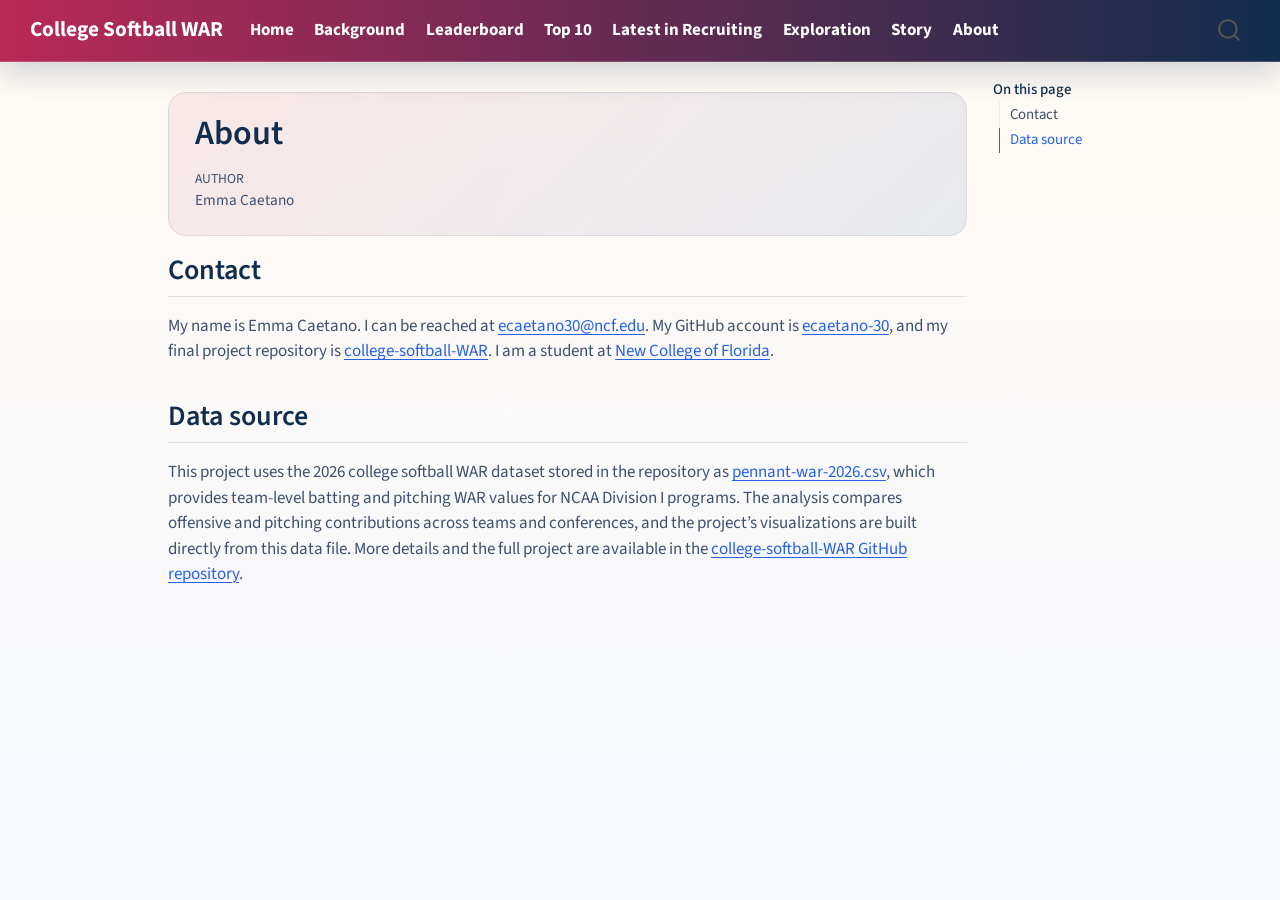
<file: about.html>
<!DOCTYPE html>
<html xmlns="http://www.w3.org/1999/xhtml" lang="en" xml:lang="en"><head>

<meta charset="utf-8">
<meta name="generator" content="quarto-1.10.18">

<meta name="viewport" content="width=device-width, initial-scale=1.0, user-scalable=yes">

<meta name="author" content="Emma Caetano">

<title>About – College Softball WAR</title>
<style>
/* Default styles provided by pandoc.
** See https://pandoc.org/MANUAL.html#variables-for-html for config info.
*/
span.smallcaps{font-variant: small-caps;}
div.columns{display: flex; gap: 1.5em;}
div.column{flex: auto;}
@media screen {
div.columns{gap: min(4vw, 1.5em);}
div.column{overflow-x: auto;}
}
div.hanging-indent{margin-left: 1.5em; text-indent: -1.5em;}
ul.task-list{list-style: none;}
ul.task-list li input[type="checkbox"] {
  width: 0.8em;
  margin: 0 0.8em 0.2em -1em; /* quarto-specific, see https://github.com/quarto-dev/quarto-cli/issues/4556 */ 
  vertical-align: middle;
}
</style>


<script src="site_libs/quarto-nav/quarto-nav.js"></script>
<script src="site_libs/quarto-nav/headroom.min.js"></script>
<script src="site_libs/clipboard/clipboard.min.js"></script>
<script src="site_libs/quarto-search/autocomplete.umd.js"></script>
<script src="site_libs/quarto-search/fuse.min.js"></script>
<script src="site_libs/quarto-search/quarto-search.js"></script>
<meta name="quarto:offset" content="./">
<script src="site_libs/quarto-html/quarto.js" type="module"></script>
<script src="site_libs/quarto-html/tabsets/tabsets.js" type="module"></script>
<script src="site_libs/quarto-html/popper.min.js"></script>
<script src="site_libs/quarto-html/tippy.umd.min.js"></script>
<script src="site_libs/quarto-html/anchor.min.js"></script>
<link href="site_libs/quarto-html/tippy.css" rel="stylesheet">
<link href="site_libs/quarto-html/quarto-syntax-highlighting-64a204ab8560d761af7679ceaba22944.css" rel="stylesheet" id="quarto-text-highlighting-styles">
<script src="site_libs/bootstrap/bootstrap.min.js"></script>
<link href="site_libs/bootstrap/bootstrap-icons.css" rel="stylesheet">
<link href="site_libs/bootstrap/bootstrap-3eaf8885052e939fbbbe2bfb513fc417.min.css" rel="stylesheet" append-hash="true" id="quarto-bootstrap" data-mode="light">
<script id="quarto-search-options" type="application/json">{
  "location": "navbar",
  "copy-button": false,
  "collapse-after": 3,
  "panel-placement": "end",
  "type": "overlay",
  "limit": 50,
  "keyboard-shortcut": [
    "f",
    "/",
    "s"
  ],
  "show-item-context": false,
  "language": {
    "search-no-results-text": "No results",
    "search-matching-documents-text": "matching documents",
    "search-copy-link-title": "Copy link to search",
    "search-hide-matches-text": "Hide additional matches",
    "search-more-match-text": "more match in this document",
    "search-more-matches-text": "more matches in this document",
    "search-clear-button-title": "Clear",
    "search-text-placeholder": "",
    "search-detached-cancel-button-title": "Cancel",
    "search-submit-button-title": "Submit",
    "search-label": "Search"
  }
}</script>


<link rel="stylesheet" href="styles.css">
</head>

<body class="nav-fixed quarto-light">

<div id="quarto-search-results"></div>
  <header id="quarto-header" class="headroom fixed-top">
    <nav class="navbar navbar-expand-lg " data-bs-theme="dark">
      <div class="navbar-container container-fluid">
      <div class="navbar-brand-container mx-auto">
    <a class="navbar-brand" href="./index.html">
    <span class="navbar-title">College Softball WAR</span>
    </a>
  </div>
            <div id="quarto-search" class="" title="Search"></div>
          <button class="navbar-toggler" type="button" data-bs-toggle="collapse" data-bs-target="#navbarCollapse" aria-controls="navbarCollapse" role="menu" aria-expanded="false" aria-label="Toggle navigation" onclick="if (window.quartoToggleHeadroom) { window.quartoToggleHeadroom(); }">
  <span class="navbar-toggler-icon"></span>
</button>
          <div class="collapse navbar-collapse" id="navbarCollapse">
            <ul class="navbar-nav navbar-nav-scroll me-auto">
  <li class="nav-item">
    <a class="nav-link" href="./index.html"> 
<span class="menu-text">Home</span></a>
  </li>  
  <li class="nav-item">
    <a class="nav-link" href="./background.html"> 
<span class="menu-text">Background</span></a>
  </li>  
  <li class="nav-item">
    <a class="nav-link" href="./leaderboard.html"> 
<span class="menu-text">Leaderboard</span></a>
  </li>  
  <li class="nav-item">
    <a class="nav-link" href="./top10.html"> 
<span class="menu-text">Top 10</span></a>
  </li>  
  <li class="nav-item">
    <a class="nav-link" href="./latest-in-recruiting.html"> 
<span class="menu-text">Latest in Recruiting</span></a>
  </li>  
  <li class="nav-item">
    <a class="nav-link" href="./explore.html"> 
<span class="menu-text">Exploration</span></a>
  </li>  
  <li class="nav-item">
    <a class="nav-link" href="./story.html"> 
<span class="menu-text">Story</span></a>
  </li>  
  <li class="nav-item">
    <a class="nav-link active" href="./about.html" aria-current="page"> 
<span class="menu-text">About</span></a>
  </li>  
</ul>
          </div> <!-- /navcollapse -->
            <div class="quarto-navbar-tools">
</div>
      </div> <!-- /container-fluid -->
    </nav>
</header>
<!-- content -->
<div id="quarto-content" class="quarto-container page-columns page-rows-contents page-layout-article page-navbar">
<!-- sidebar -->
<!-- margin-sidebar -->
    <div id="quarto-margin-sidebar" class="sidebar margin-sidebar">
        <nav id="TOC" role="doc-toc" class="toc-active">
    <h2 id="toc-title">On this page</h2>
   
  <ul>
  <li><a href="#contact" id="toc-contact" class="nav-link active" data-scroll-target="#contact">Contact</a></li>
  <li><a href="#data-source" id="toc-data-source" class="nav-link" data-scroll-target="#data-source">Data source</a></li>
  </ul>
</nav>
    </div>
<!-- main -->
<main class="content" id="quarto-document-content">

<header id="title-block-header" class="quarto-title-block default">
<div class="quarto-title">
<h1 class="title">About</h1>
</div>



<div class="quarto-title-meta">

    <div>
    <div class="quarto-title-meta-heading">Author</div>
    <div class="quarto-title-meta-contents">
             <p>Emma Caetano </p>
          </div>
  </div>
    
  
    
  </div>
  


</header>


<section id="contact" class="level2">
<h2 class="anchored" data-anchor-id="contact">Contact</h2>
<p>My name is Emma Caetano. I can be reached at <a href="mailto:ecaetano30@ncf.edu">ecaetano30@ncf.edu</a>. My GitHub account is <a href="https://github.com/ecaetano-30">ecaetano-30</a>, and my final project repository is <a href="https://github.com/ecaetano-30/college-softball-WAR">college-softball-WAR</a>. I am a student at <a href="https://www.ncf.edu/">New College of Florida</a>.</p>
</section>
<section id="data-source" class="level2">
<h2 class="anchored" data-anchor-id="data-source">Data source</h2>
<p>This project uses the 2026 college softball WAR dataset stored in the repository as <a href="pennant-war-2026.csv">pennant-war-2026.csv</a>, which provides team-level batting and pitching WAR values for NCAA Division I programs. The analysis compares offensive and pitching contributions across teams and conferences, and the project’s visualizations are built directly from this data file. More details and the full project are available in the <a href="https://github.com/ecaetano-30/college-softball-WAR">college-softball-WAR GitHub repository</a>.</p>


</section>

</main> <!-- /main -->
<script id="quarto-html-after-body" type="application/javascript">
  window.document.addEventListener("DOMContentLoaded", function (event) {
    const icon = "";
    const anchorJS = new window.AnchorJS();
    anchorJS.options = {
      placement: 'right',
      icon: icon
    };
    anchorJS.add('.anchored');
    const isCodeAnnotation = (el) => {
      for (const clz of el.classList) {
        if (clz.startsWith('code-annotation-')) {                     
          return true;
        }
      }
      return false;
    }
    const onCopySuccess = function(e) {
      // button target
      const button = e.trigger;
      // don't keep focus
      button.blur();
      // flash "checked"
      button.classList.add('code-copy-button-checked');
      var currentTitle = button.getAttribute("title");
      button.setAttribute("title", "Copied!");
      let tooltip;
      if (window.bootstrap) {
        button.setAttribute("data-bs-toggle", "tooltip");
        button.setAttribute("data-bs-placement", "left");
        button.setAttribute("data-bs-title", "Copied!");
        tooltip = new bootstrap.Tooltip(button, 
          { trigger: "manual", 
            customClass: "code-copy-button-tooltip",
            offset: [0, -8]});
        tooltip.show();    
      }
      setTimeout(function() {
        if (tooltip) {
          tooltip.hide();
          button.removeAttribute("data-bs-title");
          button.removeAttribute("data-bs-toggle");
          button.removeAttribute("data-bs-placement");
        }
        button.setAttribute("title", currentTitle);
        button.classList.remove('code-copy-button-checked');
      }, 1000);
      // clear code selection
      e.clearSelection();
    }
    const getTextToCopy = function(trigger) {
      const outerScaffold = trigger.parentElement.cloneNode(true);
      const codeEl = outerScaffold.querySelector('code');
      for (const childEl of codeEl.children) {
        if (isCodeAnnotation(childEl)) {
          childEl.remove();
        }
      }
      return codeEl.innerText;
    }
    const clipboard = new window.ClipboardJS('.code-copy-button:not([data-in-quarto-modal])', {
      text: getTextToCopy
    });
    clipboard.on('success', onCopySuccess);
    if (window.document.getElementById('quarto-embedded-source-code-modal')) {
      const clipboardModal = new window.ClipboardJS('.code-copy-button[data-in-quarto-modal]', {
        text: getTextToCopy,
        container: window.document.getElementById('quarto-embedded-source-code-modal')
      });
      clipboardModal.on('success', onCopySuccess);
    }
      var localhostRegex = new RegExp(/^(?:http|https):\/\/localhost\:?[0-9]*\//);
      var mailtoRegex = new RegExp(/^mailto:/);
        var filterRegex = new RegExp("https:\/\/ecaetano-30\.github\.io\/college-softball-WAR\/");
      var isInternal = (href) => {
          return filterRegex.test(href) || localhostRegex.test(href) || mailtoRegex.test(href);
      }
      // Inspect non-navigation links and adorn them if external
     var links = window.document.querySelectorAll('a[href]:not(.nav-link):not(.navbar-brand):not(.toc-action):not(.sidebar-link):not(.sidebar-item-toggle):not(.pagination-link):not(.no-external):not([aria-hidden]):not(.dropdown-item):not(.quarto-navigation-tool):not(.about-link)');
      for (var i=0; i<links.length; i++) {
        const link = links[i];
        if (!isInternal(link.href)) {
          // undo the damage that might have been done by quarto-nav.js in the case of
          // links that we want to consider external
          if (link.dataset.originalHref !== undefined) {
            link.href = link.dataset.originalHref;
          }
        }
      }
    function tippyHover(el, contentFn, onTriggerFn, onUntriggerFn) {
      const config = {
        allowHTML: true,
        maxWidth: 500,
        delay: 100,
        arrow: false,
        appendTo: function(el) {
            return el.parentElement;
        },
        interactive: true,
        interactiveBorder: 10,
        theme: 'quarto',
        placement: 'bottom-start',
      };
      if (contentFn) {
        config.content = contentFn;
      }
      if (onTriggerFn) {
        config.onTrigger = onTriggerFn;
      }
      if (onUntriggerFn) {
        config.onUntrigger = onUntriggerFn;
      }
      window.tippy(el, config); 
    }
    const noterefs = window.document.querySelectorAll('a[role="doc-noteref"]');
    for (var i=0; i<noterefs.length; i++) {
      const ref = noterefs[i];
      tippyHover(ref, function() {
        // use id or data attribute instead here
        let href = ref.getAttribute('data-footnote-href') || ref.getAttribute('href');
        try { href = new URL(href).hash; } catch {}
        const id = href.replace(/^#\/?/, "");
        const note = window.document.getElementById(id);
        if (note) {
          return note.innerHTML;
        } else {
          return "";
        }
      });
    }
    const xrefs = window.document.querySelectorAll('a.quarto-xref');
    const processXRef = (id, note) => {
      // Strip column container classes
      const stripColumnClz = (el) => {
        el.classList.remove("page-full", "page-columns");
        if (el.children) {
          for (const child of el.children) {
            stripColumnClz(child);
          }
        }
      }
      stripColumnClz(note)
      if (id === null || id.startsWith('sec-')) {
        // Special case sections, only their first couple elements
        const container = document.createElement("div");
        if (note.children && note.children.length > 2) {
          container.appendChild(note.children[0].cloneNode(true));
          for (let i = 1; i < note.children.length; i++) {
            const child = note.children[i];
            if (child.tagName === "P" && child.innerText === "") {
              continue;
            } else {
              container.appendChild(child.cloneNode(true));
              break;
            }
          }
          if (window.Quarto?.typesetMath) {
            window.Quarto.typesetMath(container);
          }
          return container.innerHTML
        } else {
          if (window.Quarto?.typesetMath) {
            window.Quarto.typesetMath(note);
          }
          return note.innerHTML;
        }
      } else {
        // Remove any anchor links if they are present
        const anchorLink = note.querySelector('a.anchorjs-link');
        if (anchorLink) {
          anchorLink.remove();
        }
        if (window.Quarto?.typesetMath) {
          window.Quarto.typesetMath(note);
        }
        if (note.classList.contains("callout")) {
          return note.outerHTML;
        } else {
          return note.innerHTML;
        }
      }
    }
    for (var i=0; i<xrefs.length; i++) {
      const xref = xrefs[i];
      tippyHover(xref, undefined, function(instance) {
        instance.disable();
        let url = xref.getAttribute('href');
        let hash = undefined; 
        if (url.startsWith('#')) {
          hash = url;
        } else {
          try { hash = new URL(url).hash; } catch {}
        }
        if (hash) {
          const id = hash.replace(/^#\/?/, "");
          const note = window.document.getElementById(id);
          if (note !== null) {
            try {
              const html = processXRef(id, note.cloneNode(true));
              instance.setContent(html);
            } finally {
              instance.enable();
              instance.show();
            }
          } else {
            // See if we can fetch this
            fetch(url.split('#')[0])
            .then(res => res.text())
            .then(html => {
              const parser = new DOMParser();
              const htmlDoc = parser.parseFromString(html, "text/html");
              const note = htmlDoc.getElementById(id);
              if (note !== null) {
                const html = processXRef(id, note);
                instance.setContent(html);
              } 
            }).finally(() => {
              instance.enable();
              instance.show();
            });
          }
        } else {
          // See if we can fetch a full url (with no hash to target)
          // This is a special case and we should probably do some content thinning / targeting
          fetch(url)
          .then(res => res.text())
          .then(html => {
            const parser = new DOMParser();
            const htmlDoc = parser.parseFromString(html, "text/html");
            const note = htmlDoc.querySelector('main.content');
            if (note !== null) {
              // This should only happen for chapter cross references
              // (since there is no id in the URL)
              // remove the first header
              if (note.children.length > 0 && note.children[0].tagName === "HEADER") {
                note.children[0].remove();
              }
              const html = processXRef(null, note);
              instance.setContent(html);
            } 
          }).finally(() => {
            instance.enable();
            instance.show();
          });
        }
      }, function(instance) {
      });
    }
        let selectedAnnoteEl;
        const selectorForAnnotation = ( cell, annotation) => {
          let cellAttr = 'data-code-cell="' + cell + '"';
          let lineAttr = 'data-code-annotation="' +  annotation + '"';
          const selector = 'span[' + cellAttr + '][' + lineAttr + ']';
          return selector;
        }
        const selectCodeLines = (annoteEl) => {
          const doc = window.document;
          const targetCell = annoteEl.getAttribute("data-target-cell");
          const targetAnnotation = annoteEl.getAttribute("data-target-annotation");
          const annoteSpan = window.document.querySelector(selectorForAnnotation(targetCell, targetAnnotation));
          const lines = annoteSpan.getAttribute("data-code-lines").split(",");
          const lineIds = lines.map((line) => {
            return targetCell + "-" + line;
          })
          let top = null;
          let height = null;
          let parent = null;
          if (lineIds.length > 0) {
              //compute the position of the single el (top and bottom and make a div)
              const el = window.document.getElementById(lineIds[0]);
              top = el.offsetTop;
              height = el.offsetHeight;
              parent = el.parentElement.parentElement;
            if (lineIds.length > 1) {
              const lastEl = window.document.getElementById(lineIds[lineIds.length - 1]);
              const bottom = lastEl.offsetTop + lastEl.offsetHeight;
              height = bottom - top;
            }
            if (top !== null && height !== null && parent !== null) {
              // cook up a div (if necessary) and position it 
              let div = window.document.getElementById("code-annotation-line-highlight");
              if (div === null) {
                div = window.document.createElement("div");
                div.setAttribute("id", "code-annotation-line-highlight");
                div.style.position = 'absolute';
                parent.appendChild(div);
              }
              div.style.top = top - 2 + "px";
              div.style.height = height + 4 + "px";
              div.style.left = 0;
              let gutterDiv = window.document.getElementById("code-annotation-line-highlight-gutter");
              if (gutterDiv === null) {
                gutterDiv = window.document.createElement("div");
                gutterDiv.setAttribute("id", "code-annotation-line-highlight-gutter");
                gutterDiv.style.position = 'absolute';
                const codeCell = window.document.getElementById(targetCell);
                const gutter = codeCell.querySelector('.code-annotation-gutter');
                gutter.appendChild(gutterDiv);
              }
              gutterDiv.style.top = top - 2 + "px";
              gutterDiv.style.height = height + 4 + "px";
            }
            selectedAnnoteEl = annoteEl;
          }
        };
        const unselectCodeLines = () => {
          const elementsIds = ["code-annotation-line-highlight", "code-annotation-line-highlight-gutter"];
          elementsIds.forEach((elId) => {
            const div = window.document.getElementById(elId);
            if (div) {
              div.remove();
            }
          });
          selectedAnnoteEl = undefined;
        };
          // Handle positioning of the toggle
      window.addEventListener(
        "resize",
        throttle(() => {
          elRect = undefined;
          if (selectedAnnoteEl) {
            selectCodeLines(selectedAnnoteEl);
          }
        }, 10)
      );
      function throttle(fn, ms) {
      let throttle = false;
      let timer;
        return (...args) => {
          if(!throttle) { // first call gets through
              fn.apply(this, args);
              throttle = true;
          } else { // all the others get throttled
              if(timer) clearTimeout(timer); // cancel #2
              timer = setTimeout(() => {
                fn.apply(this, args);
                timer = throttle = false;
              }, ms);
          }
        };
      }
        // Attach click handler to the DT
        const annoteDls = window.document.querySelectorAll('dt[data-target-cell]');
        for (const annoteDlNode of annoteDls) {
          annoteDlNode.addEventListener('click', (event) => {
            const clickedEl = event.target;
            if (clickedEl !== selectedAnnoteEl) {
              unselectCodeLines();
              const activeEl = window.document.querySelector('dt[data-target-cell].code-annotation-active');
              if (activeEl) {
                activeEl.classList.remove('code-annotation-active');
              }
              selectCodeLines(clickedEl);
              clickedEl.classList.add('code-annotation-active');
            } else {
              // Unselect the line
              unselectCodeLines();
              clickedEl.classList.remove('code-annotation-active');
            }
          });
        }
    const findCites = (el) => {
      const parentEl = el.parentElement;
      if (parentEl) {
        const cites = parentEl.dataset.cites;
        if (cites) {
          return {
            el,
            cites: cites.split(' ')
          };
        } else {
          return findCites(el.parentElement)
        }
      } else {
        return undefined;
      }
    };
    var bibliorefs = window.document.querySelectorAll('a[role="doc-biblioref"]');
    for (var i=0; i<bibliorefs.length; i++) {
      const ref = bibliorefs[i];
      const citeInfo = findCites(ref);
      if (citeInfo) {
        tippyHover(citeInfo.el, function() {
          var popup = window.document.createElement('div');
          citeInfo.cites.forEach(function(cite) {
            var citeDiv = window.document.createElement('div');
            citeDiv.classList.add('hanging-indent');
            citeDiv.classList.add('csl-entry');
            var biblioDiv = window.document.getElementById('ref-' + cite);
            if (biblioDiv) {
              citeDiv.innerHTML = biblioDiv.innerHTML;
            }
            popup.appendChild(citeDiv);
          });
          return popup.innerHTML;
        });
      }
    }
  });
  </script>
</div> <!-- /content -->




</body></html>
</file>
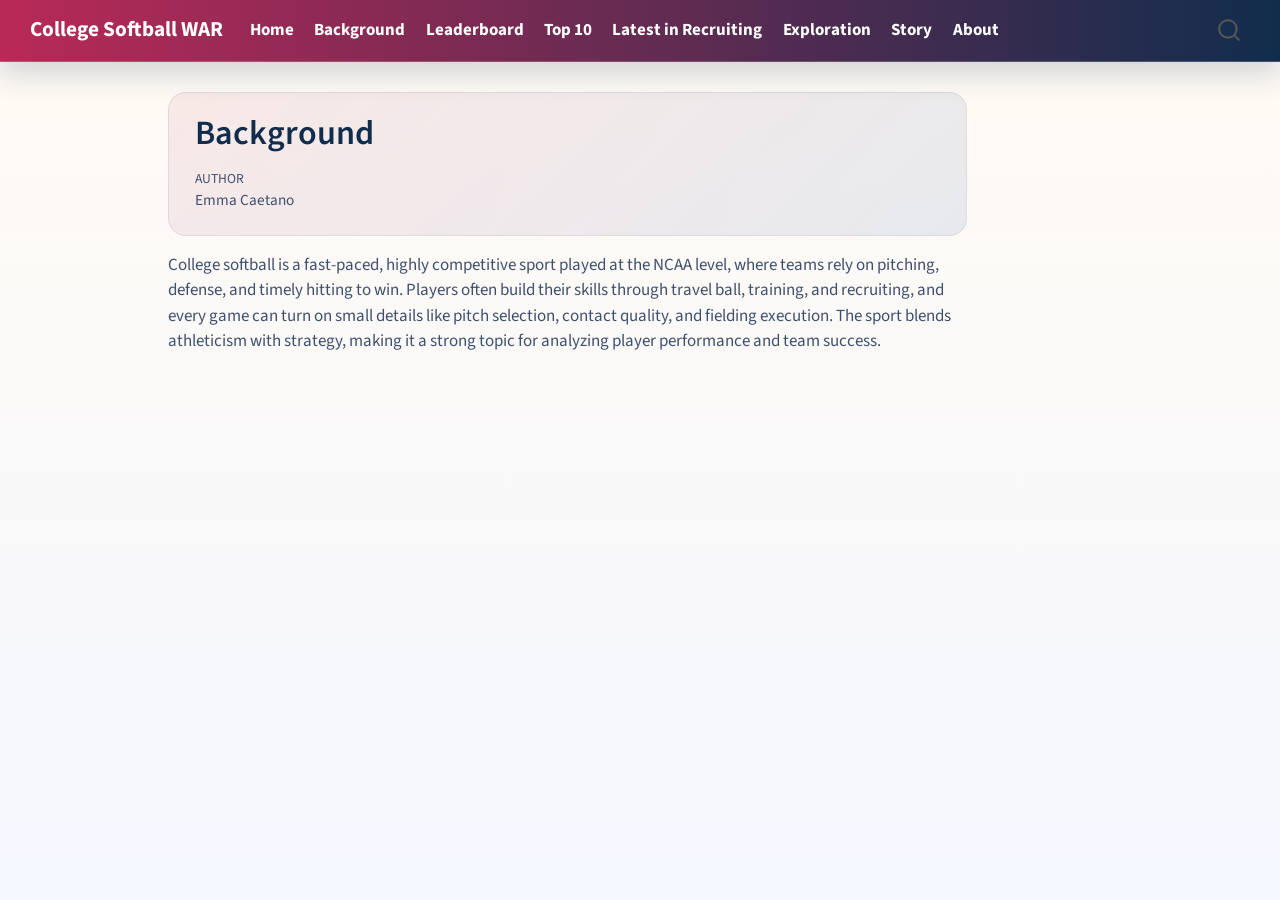
<file: background.html>
<!DOCTYPE html>
<html xmlns="http://www.w3.org/1999/xhtml" lang="en" xml:lang="en"><head>

<meta charset="utf-8">
<meta name="generator" content="quarto-1.10.18">

<meta name="viewport" content="width=device-width, initial-scale=1.0, user-scalable=yes">

<meta name="author" content="Emma Caetano">

<title>Background – College Softball WAR</title>
<style>
/* Default styles provided by pandoc.
** See https://pandoc.org/MANUAL.html#variables-for-html for config info.
*/
span.smallcaps{font-variant: small-caps;}
div.columns{display: flex; gap: 1.5em;}
div.column{flex: auto;}
@media screen {
div.columns{gap: min(4vw, 1.5em);}
div.column{overflow-x: auto;}
}
div.hanging-indent{margin-left: 1.5em; text-indent: -1.5em;}
ul.task-list{list-style: none;}
ul.task-list li input[type="checkbox"] {
  width: 0.8em;
  margin: 0 0.8em 0.2em -1em; /* quarto-specific, see https://github.com/quarto-dev/quarto-cli/issues/4556 */ 
  vertical-align: middle;
}
</style>


<script src="site_libs/quarto-nav/quarto-nav.js"></script>
<script src="site_libs/quarto-nav/headroom.min.js"></script>
<script src="site_libs/clipboard/clipboard.min.js"></script>
<script src="site_libs/quarto-search/autocomplete.umd.js"></script>
<script src="site_libs/quarto-search/fuse.min.js"></script>
<script src="site_libs/quarto-search/quarto-search.js"></script>
<meta name="quarto:offset" content="./">
<script src="site_libs/quarto-html/quarto.js" type="module"></script>
<script src="site_libs/quarto-html/tabsets/tabsets.js" type="module"></script>
<script src="site_libs/quarto-html/popper.min.js"></script>
<script src="site_libs/quarto-html/tippy.umd.min.js"></script>
<script src="site_libs/quarto-html/anchor.min.js"></script>
<link href="site_libs/quarto-html/tippy.css" rel="stylesheet">
<link href="site_libs/quarto-html/quarto-syntax-highlighting-64a204ab8560d761af7679ceaba22944.css" rel="stylesheet" id="quarto-text-highlighting-styles">
<script src="site_libs/bootstrap/bootstrap.min.js"></script>
<link href="site_libs/bootstrap/bootstrap-icons.css" rel="stylesheet">
<link href="site_libs/bootstrap/bootstrap-3eaf8885052e939fbbbe2bfb513fc417.min.css" rel="stylesheet" append-hash="true" id="quarto-bootstrap" data-mode="light">
<script id="quarto-search-options" type="application/json">{
  "location": "navbar",
  "copy-button": false,
  "collapse-after": 3,
  "panel-placement": "end",
  "type": "overlay",
  "limit": 50,
  "keyboard-shortcut": [
    "f",
    "/",
    "s"
  ],
  "show-item-context": false,
  "language": {
    "search-no-results-text": "No results",
    "search-matching-documents-text": "matching documents",
    "search-copy-link-title": "Copy link to search",
    "search-hide-matches-text": "Hide additional matches",
    "search-more-match-text": "more match in this document",
    "search-more-matches-text": "more matches in this document",
    "search-clear-button-title": "Clear",
    "search-text-placeholder": "",
    "search-detached-cancel-button-title": "Cancel",
    "search-submit-button-title": "Submit",
    "search-label": "Search"
  }
}</script>


<link rel="stylesheet" href="styles.css">
</head>

<body class="nav-fixed quarto-light">

<div id="quarto-search-results"></div>
  <header id="quarto-header" class="headroom fixed-top">
    <nav class="navbar navbar-expand-lg " data-bs-theme="dark">
      <div class="navbar-container container-fluid">
      <div class="navbar-brand-container mx-auto">
    <a class="navbar-brand" href="./index.html">
    <span class="navbar-title">College Softball WAR</span>
    </a>
  </div>
            <div id="quarto-search" class="" title="Search"></div>
          <button class="navbar-toggler" type="button" data-bs-toggle="collapse" data-bs-target="#navbarCollapse" aria-controls="navbarCollapse" role="menu" aria-expanded="false" aria-label="Toggle navigation" onclick="if (window.quartoToggleHeadroom) { window.quartoToggleHeadroom(); }">
  <span class="navbar-toggler-icon"></span>
</button>
          <div class="collapse navbar-collapse" id="navbarCollapse">
            <ul class="navbar-nav navbar-nav-scroll me-auto">
  <li class="nav-item">
    <a class="nav-link" href="./index.html"> 
<span class="menu-text">Home</span></a>
  </li>  
  <li class="nav-item">
    <a class="nav-link active" href="./background.html" aria-current="page"> 
<span class="menu-text">Background</span></a>
  </li>  
  <li class="nav-item">
    <a class="nav-link" href="./leaderboard.html"> 
<span class="menu-text">Leaderboard</span></a>
  </li>  
  <li class="nav-item">
    <a class="nav-link" href="./top10.html"> 
<span class="menu-text">Top 10</span></a>
  </li>  
  <li class="nav-item">
    <a class="nav-link" href="./latest-in-recruiting.html"> 
<span class="menu-text">Latest in Recruiting</span></a>
  </li>  
  <li class="nav-item">
    <a class="nav-link" href="./explore.html"> 
<span class="menu-text">Exploration</span></a>
  </li>  
  <li class="nav-item">
    <a class="nav-link" href="./story.html"> 
<span class="menu-text">Story</span></a>
  </li>  
  <li class="nav-item">
    <a class="nav-link" href="./about.html"> 
<span class="menu-text">About</span></a>
  </li>  
</ul>
          </div> <!-- /navcollapse -->
            <div class="quarto-navbar-tools">
</div>
      </div> <!-- /container-fluid -->
    </nav>
</header>
<!-- content -->
<div id="quarto-content" class="quarto-container page-columns page-rows-contents page-layout-article page-navbar">
<!-- sidebar -->
<!-- margin-sidebar -->
    <div id="quarto-margin-sidebar" class="sidebar margin-sidebar zindex-bottom">
        
    </div>
<!-- main -->
<main class="content" id="quarto-document-content">

<header id="title-block-header" class="quarto-title-block default">
<div class="quarto-title">
<h1 class="title">Background</h1>
</div>



<div class="quarto-title-meta">

    <div>
    <div class="quarto-title-meta-heading">Author</div>
    <div class="quarto-title-meta-contents">
             <p>Emma Caetano </p>
          </div>
  </div>
    
  
    
  </div>
  


</header>


<p>College softball is a fast-paced, highly competitive sport played at the NCAA level, where teams rely on pitching, defense, and timely hitting to win. Players often build their skills through travel ball, training, and recruiting, and every game can turn on small details like pitch selection, contact quality, and fielding execution. The sport blends athleticism with strategy, making it a strong topic for analyzing player performance and team success.</p>



</main> <!-- /main -->
<script id="quarto-html-after-body" type="application/javascript">
  window.document.addEventListener("DOMContentLoaded", function (event) {
    const icon = "";
    const anchorJS = new window.AnchorJS();
    anchorJS.options = {
      placement: 'right',
      icon: icon
    };
    anchorJS.add('.anchored');
    const isCodeAnnotation = (el) => {
      for (const clz of el.classList) {
        if (clz.startsWith('code-annotation-')) {                     
          return true;
        }
      }
      return false;
    }
    const onCopySuccess = function(e) {
      // button target
      const button = e.trigger;
      // don't keep focus
      button.blur();
      // flash "checked"
      button.classList.add('code-copy-button-checked');
      var currentTitle = button.getAttribute("title");
      button.setAttribute("title", "Copied!");
      let tooltip;
      if (window.bootstrap) {
        button.setAttribute("data-bs-toggle", "tooltip");
        button.setAttribute("data-bs-placement", "left");
        button.setAttribute("data-bs-title", "Copied!");
        tooltip = new bootstrap.Tooltip(button, 
          { trigger: "manual", 
            customClass: "code-copy-button-tooltip",
            offset: [0, -8]});
        tooltip.show();    
      }
      setTimeout(function() {
        if (tooltip) {
          tooltip.hide();
          button.removeAttribute("data-bs-title");
          button.removeAttribute("data-bs-toggle");
          button.removeAttribute("data-bs-placement");
        }
        button.setAttribute("title", currentTitle);
        button.classList.remove('code-copy-button-checked');
      }, 1000);
      // clear code selection
      e.clearSelection();
    }
    const getTextToCopy = function(trigger) {
      const outerScaffold = trigger.parentElement.cloneNode(true);
      const codeEl = outerScaffold.querySelector('code');
      for (const childEl of codeEl.children) {
        if (isCodeAnnotation(childEl)) {
          childEl.remove();
        }
      }
      return codeEl.innerText;
    }
    const clipboard = new window.ClipboardJS('.code-copy-button:not([data-in-quarto-modal])', {
      text: getTextToCopy
    });
    clipboard.on('success', onCopySuccess);
    if (window.document.getElementById('quarto-embedded-source-code-modal')) {
      const clipboardModal = new window.ClipboardJS('.code-copy-button[data-in-quarto-modal]', {
        text: getTextToCopy,
        container: window.document.getElementById('quarto-embedded-source-code-modal')
      });
      clipboardModal.on('success', onCopySuccess);
    }
      var localhostRegex = new RegExp(/^(?:http|https):\/\/localhost\:?[0-9]*\//);
      var mailtoRegex = new RegExp(/^mailto:/);
        var filterRegex = new RegExp("https:\/\/ecaetano-30\.github\.io\/college-softball-WAR\/");
      var isInternal = (href) => {
          return filterRegex.test(href) || localhostRegex.test(href) || mailtoRegex.test(href);
      }
      // Inspect non-navigation links and adorn them if external
     var links = window.document.querySelectorAll('a[href]:not(.nav-link):not(.navbar-brand):not(.toc-action):not(.sidebar-link):not(.sidebar-item-toggle):not(.pagination-link):not(.no-external):not([aria-hidden]):not(.dropdown-item):not(.quarto-navigation-tool):not(.about-link)');
      for (var i=0; i<links.length; i++) {
        const link = links[i];
        if (!isInternal(link.href)) {
          // undo the damage that might have been done by quarto-nav.js in the case of
          // links that we want to consider external
          if (link.dataset.originalHref !== undefined) {
            link.href = link.dataset.originalHref;
          }
        }
      }
    function tippyHover(el, contentFn, onTriggerFn, onUntriggerFn) {
      const config = {
        allowHTML: true,
        maxWidth: 500,
        delay: 100,
        arrow: false,
        appendTo: function(el) {
            return el.parentElement;
        },
        interactive: true,
        interactiveBorder: 10,
        theme: 'quarto',
        placement: 'bottom-start',
      };
      if (contentFn) {
        config.content = contentFn;
      }
      if (onTriggerFn) {
        config.onTrigger = onTriggerFn;
      }
      if (onUntriggerFn) {
        config.onUntrigger = onUntriggerFn;
      }
      window.tippy(el, config); 
    }
    const noterefs = window.document.querySelectorAll('a[role="doc-noteref"]');
    for (var i=0; i<noterefs.length; i++) {
      const ref = noterefs[i];
      tippyHover(ref, function() {
        // use id or data attribute instead here
        let href = ref.getAttribute('data-footnote-href') || ref.getAttribute('href');
        try { href = new URL(href).hash; } catch {}
        const id = href.replace(/^#\/?/, "");
        const note = window.document.getElementById(id);
        if (note) {
          return note.innerHTML;
        } else {
          return "";
        }
      });
    }
    const xrefs = window.document.querySelectorAll('a.quarto-xref');
    const processXRef = (id, note) => {
      // Strip column container classes
      const stripColumnClz = (el) => {
        el.classList.remove("page-full", "page-columns");
        if (el.children) {
          for (const child of el.children) {
            stripColumnClz(child);
          }
        }
      }
      stripColumnClz(note)
      if (id === null || id.startsWith('sec-')) {
        // Special case sections, only their first couple elements
        const container = document.createElement("div");
        if (note.children && note.children.length > 2) {
          container.appendChild(note.children[0].cloneNode(true));
          for (let i = 1; i < note.children.length; i++) {
            const child = note.children[i];
            if (child.tagName === "P" && child.innerText === "") {
              continue;
            } else {
              container.appendChild(child.cloneNode(true));
              break;
            }
          }
          if (window.Quarto?.typesetMath) {
            window.Quarto.typesetMath(container);
          }
          return container.innerHTML
        } else {
          if (window.Quarto?.typesetMath) {
            window.Quarto.typesetMath(note);
          }
          return note.innerHTML;
        }
      } else {
        // Remove any anchor links if they are present
        const anchorLink = note.querySelector('a.anchorjs-link');
        if (anchorLink) {
          anchorLink.remove();
        }
        if (window.Quarto?.typesetMath) {
          window.Quarto.typesetMath(note);
        }
        if (note.classList.contains("callout")) {
          return note.outerHTML;
        } else {
          return note.innerHTML;
        }
      }
    }
    for (var i=0; i<xrefs.length; i++) {
      const xref = xrefs[i];
      tippyHover(xref, undefined, function(instance) {
        instance.disable();
        let url = xref.getAttribute('href');
        let hash = undefined; 
        if (url.startsWith('#')) {
          hash = url;
        } else {
          try { hash = new URL(url).hash; } catch {}
        }
        if (hash) {
          const id = hash.replace(/^#\/?/, "");
          const note = window.document.getElementById(id);
          if (note !== null) {
            try {
              const html = processXRef(id, note.cloneNode(true));
              instance.setContent(html);
            } finally {
              instance.enable();
              instance.show();
            }
          } else {
            // See if we can fetch this
            fetch(url.split('#')[0])
            .then(res => res.text())
            .then(html => {
              const parser = new DOMParser();
              const htmlDoc = parser.parseFromString(html, "text/html");
              const note = htmlDoc.getElementById(id);
              if (note !== null) {
                const html = processXRef(id, note);
                instance.setContent(html);
              } 
            }).finally(() => {
              instance.enable();
              instance.show();
            });
          }
        } else {
          // See if we can fetch a full url (with no hash to target)
          // This is a special case and we should probably do some content thinning / targeting
          fetch(url)
          .then(res => res.text())
          .then(html => {
            const parser = new DOMParser();
            const htmlDoc = parser.parseFromString(html, "text/html");
            const note = htmlDoc.querySelector('main.content');
            if (note !== null) {
              // This should only happen for chapter cross references
              // (since there is no id in the URL)
              // remove the first header
              if (note.children.length > 0 && note.children[0].tagName === "HEADER") {
                note.children[0].remove();
              }
              const html = processXRef(null, note);
              instance.setContent(html);
            } 
          }).finally(() => {
            instance.enable();
            instance.show();
          });
        }
      }, function(instance) {
      });
    }
        let selectedAnnoteEl;
        const selectorForAnnotation = ( cell, annotation) => {
          let cellAttr = 'data-code-cell="' + cell + '"';
          let lineAttr = 'data-code-annotation="' +  annotation + '"';
          const selector = 'span[' + cellAttr + '][' + lineAttr + ']';
          return selector;
        }
        const selectCodeLines = (annoteEl) => {
          const doc = window.document;
          const targetCell = annoteEl.getAttribute("data-target-cell");
          const targetAnnotation = annoteEl.getAttribute("data-target-annotation");
          const annoteSpan = window.document.querySelector(selectorForAnnotation(targetCell, targetAnnotation));
          const lines = annoteSpan.getAttribute("data-code-lines").split(",");
          const lineIds = lines.map((line) => {
            return targetCell + "-" + line;
          })
          let top = null;
          let height = null;
          let parent = null;
          if (lineIds.length > 0) {
              //compute the position of the single el (top and bottom and make a div)
              const el = window.document.getElementById(lineIds[0]);
              top = el.offsetTop;
              height = el.offsetHeight;
              parent = el.parentElement.parentElement;
            if (lineIds.length > 1) {
              const lastEl = window.document.getElementById(lineIds[lineIds.length - 1]);
              const bottom = lastEl.offsetTop + lastEl.offsetHeight;
              height = bottom - top;
            }
            if (top !== null && height !== null && parent !== null) {
              // cook up a div (if necessary) and position it 
              let div = window.document.getElementById("code-annotation-line-highlight");
              if (div === null) {
                div = window.document.createElement("div");
                div.setAttribute("id", "code-annotation-line-highlight");
                div.style.position = 'absolute';
                parent.appendChild(div);
              }
              div.style.top = top - 2 + "px";
              div.style.height = height + 4 + "px";
              div.style.left = 0;
              let gutterDiv = window.document.getElementById("code-annotation-line-highlight-gutter");
              if (gutterDiv === null) {
                gutterDiv = window.document.createElement("div");
                gutterDiv.setAttribute("id", "code-annotation-line-highlight-gutter");
                gutterDiv.style.position = 'absolute';
                const codeCell = window.document.getElementById(targetCell);
                const gutter = codeCell.querySelector('.code-annotation-gutter');
                gutter.appendChild(gutterDiv);
              }
              gutterDiv.style.top = top - 2 + "px";
              gutterDiv.style.height = height + 4 + "px";
            }
            selectedAnnoteEl = annoteEl;
          }
        };
        const unselectCodeLines = () => {
          const elementsIds = ["code-annotation-line-highlight", "code-annotation-line-highlight-gutter"];
          elementsIds.forEach((elId) => {
            const div = window.document.getElementById(elId);
            if (div) {
              div.remove();
            }
          });
          selectedAnnoteEl = undefined;
        };
          // Handle positioning of the toggle
      window.addEventListener(
        "resize",
        throttle(() => {
          elRect = undefined;
          if (selectedAnnoteEl) {
            selectCodeLines(selectedAnnoteEl);
          }
        }, 10)
      );
      function throttle(fn, ms) {
      let throttle = false;
      let timer;
        return (...args) => {
          if(!throttle) { // first call gets through
              fn.apply(this, args);
              throttle = true;
          } else { // all the others get throttled
              if(timer) clearTimeout(timer); // cancel #2
              timer = setTimeout(() => {
                fn.apply(this, args);
                timer = throttle = false;
              }, ms);
          }
        };
      }
        // Attach click handler to the DT
        const annoteDls = window.document.querySelectorAll('dt[data-target-cell]');
        for (const annoteDlNode of annoteDls) {
          annoteDlNode.addEventListener('click', (event) => {
            const clickedEl = event.target;
            if (clickedEl !== selectedAnnoteEl) {
              unselectCodeLines();
              const activeEl = window.document.querySelector('dt[data-target-cell].code-annotation-active');
              if (activeEl) {
                activeEl.classList.remove('code-annotation-active');
              }
              selectCodeLines(clickedEl);
              clickedEl.classList.add('code-annotation-active');
            } else {
              // Unselect the line
              unselectCodeLines();
              clickedEl.classList.remove('code-annotation-active');
            }
          });
        }
    const findCites = (el) => {
      const parentEl = el.parentElement;
      if (parentEl) {
        const cites = parentEl.dataset.cites;
        if (cites) {
          return {
            el,
            cites: cites.split(' ')
          };
        } else {
          return findCites(el.parentElement)
        }
      } else {
        return undefined;
      }
    };
    var bibliorefs = window.document.querySelectorAll('a[role="doc-biblioref"]');
    for (var i=0; i<bibliorefs.length; i++) {
      const ref = bibliorefs[i];
      const citeInfo = findCites(ref);
      if (citeInfo) {
        tippyHover(citeInfo.el, function() {
          var popup = window.document.createElement('div');
          citeInfo.cites.forEach(function(cite) {
            var citeDiv = window.document.createElement('div');
            citeDiv.classList.add('hanging-indent');
            citeDiv.classList.add('csl-entry');
            var biblioDiv = window.document.getElementById('ref-' + cite);
            if (biblioDiv) {
              citeDiv.innerHTML = biblioDiv.innerHTML;
            }
            popup.appendChild(citeDiv);
          });
          return popup.innerHTML;
        });
      }
    }
  });
  </script>
</div> <!-- /content -->




</body></html>
</file>
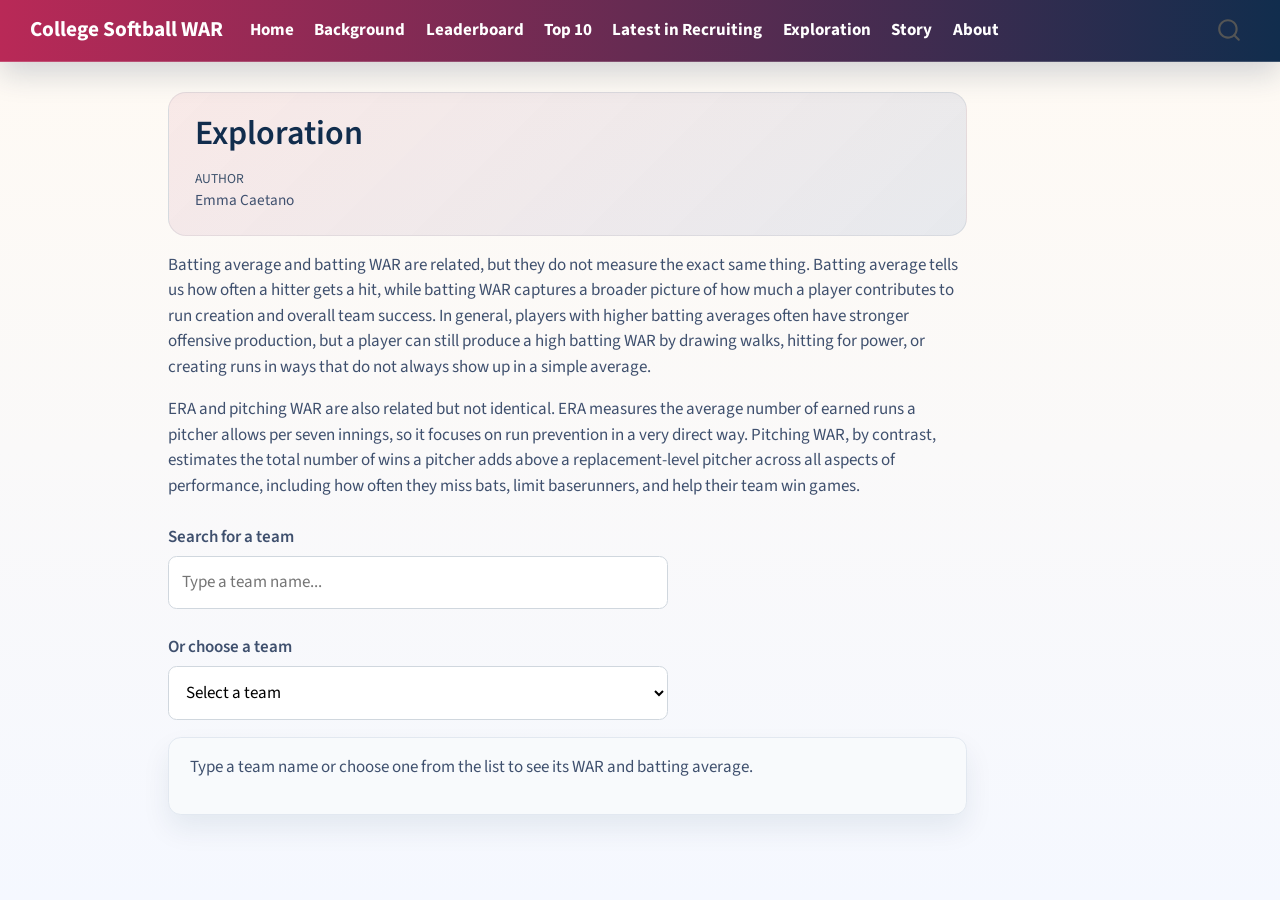
<file: explore.html>
<!DOCTYPE html>
<html xmlns="http://www.w3.org/1999/xhtml" lang="en" xml:lang="en"><head>

<meta charset="utf-8">
<meta name="generator" content="quarto-1.10.18">

<meta name="viewport" content="width=device-width, initial-scale=1.0, user-scalable=yes">

<meta name="author" content="Emma Caetano">

<title>Exploration – College Softball WAR</title>
<style>
/* Default styles provided by pandoc.
** See https://pandoc.org/MANUAL.html#variables-for-html for config info.
*/
span.smallcaps{font-variant: small-caps;}
div.columns{display: flex; gap: 1.5em;}
div.column{flex: auto;}
@media screen {
div.columns{gap: min(4vw, 1.5em);}
div.column{overflow-x: auto;}
}
div.hanging-indent{margin-left: 1.5em; text-indent: -1.5em;}
ul.task-list{list-style: none;}
ul.task-list li input[type="checkbox"] {
  width: 0.8em;
  margin: 0 0.8em 0.2em -1em; /* quarto-specific, see https://github.com/quarto-dev/quarto-cli/issues/4556 */ 
  vertical-align: middle;
}
</style>


<script src="site_libs/quarto-nav/quarto-nav.js"></script>
<script src="site_libs/quarto-nav/headroom.min.js"></script>
<script src="site_libs/clipboard/clipboard.min.js"></script>
<script src="site_libs/quarto-search/autocomplete.umd.js"></script>
<script src="site_libs/quarto-search/fuse.min.js"></script>
<script src="site_libs/quarto-search/quarto-search.js"></script>
<meta name="quarto:offset" content="./">
<script src="site_libs/quarto-html/quarto.js" type="module"></script>
<script src="site_libs/quarto-html/tabsets/tabsets.js" type="module"></script>
<script src="site_libs/quarto-html/popper.min.js"></script>
<script src="site_libs/quarto-html/tippy.umd.min.js"></script>
<script src="site_libs/quarto-html/anchor.min.js"></script>
<link href="site_libs/quarto-html/tippy.css" rel="stylesheet">
<link href="site_libs/quarto-html/quarto-syntax-highlighting-64a204ab8560d761af7679ceaba22944.css" rel="stylesheet" id="quarto-text-highlighting-styles">
<script src="site_libs/bootstrap/bootstrap.min.js"></script>
<link href="site_libs/bootstrap/bootstrap-icons.css" rel="stylesheet">
<link href="site_libs/bootstrap/bootstrap-3eaf8885052e939fbbbe2bfb513fc417.min.css" rel="stylesheet" append-hash="true" id="quarto-bootstrap" data-mode="light">
<script id="quarto-search-options" type="application/json">{
  "location": "navbar",
  "copy-button": false,
  "collapse-after": 3,
  "panel-placement": "end",
  "type": "overlay",
  "limit": 50,
  "keyboard-shortcut": [
    "f",
    "/",
    "s"
  ],
  "show-item-context": false,
  "language": {
    "search-no-results-text": "No results",
    "search-matching-documents-text": "matching documents",
    "search-copy-link-title": "Copy link to search",
    "search-hide-matches-text": "Hide additional matches",
    "search-more-match-text": "more match in this document",
    "search-more-matches-text": "more matches in this document",
    "search-clear-button-title": "Clear",
    "search-text-placeholder": "",
    "search-detached-cancel-button-title": "Cancel",
    "search-submit-button-title": "Submit",
    "search-label": "Search"
  }
}</script>


<link rel="stylesheet" href="styles.css">
</head>

<body class="nav-fixed quarto-light">

<div id="quarto-search-results"></div>
  <header id="quarto-header" class="headroom fixed-top">
    <nav class="navbar navbar-expand-lg " data-bs-theme="dark">
      <div class="navbar-container container-fluid">
      <div class="navbar-brand-container mx-auto">
    <a class="navbar-brand" href="./index.html">
    <span class="navbar-title">College Softball WAR</span>
    </a>
  </div>
            <div id="quarto-search" class="" title="Search"></div>
          <button class="navbar-toggler" type="button" data-bs-toggle="collapse" data-bs-target="#navbarCollapse" aria-controls="navbarCollapse" role="menu" aria-expanded="false" aria-label="Toggle navigation" onclick="if (window.quartoToggleHeadroom) { window.quartoToggleHeadroom(); }">
  <span class="navbar-toggler-icon"></span>
</button>
          <div class="collapse navbar-collapse" id="navbarCollapse">
            <ul class="navbar-nav navbar-nav-scroll me-auto">
  <li class="nav-item">
    <a class="nav-link" href="./index.html"> 
<span class="menu-text">Home</span></a>
  </li>  
  <li class="nav-item">
    <a class="nav-link" href="./background.html"> 
<span class="menu-text">Background</span></a>
  </li>  
  <li class="nav-item">
    <a class="nav-link" href="./leaderboard.html"> 
<span class="menu-text">Leaderboard</span></a>
  </li>  
  <li class="nav-item">
    <a class="nav-link" href="./top10.html"> 
<span class="menu-text">Top 10</span></a>
  </li>  
  <li class="nav-item">
    <a class="nav-link" href="./latest-in-recruiting.html"> 
<span class="menu-text">Latest in Recruiting</span></a>
  </li>  
  <li class="nav-item">
    <a class="nav-link active" href="./explore.html" aria-current="page"> 
<span class="menu-text">Exploration</span></a>
  </li>  
  <li class="nav-item">
    <a class="nav-link" href="./story.html"> 
<span class="menu-text">Story</span></a>
  </li>  
  <li class="nav-item">
    <a class="nav-link" href="./about.html"> 
<span class="menu-text">About</span></a>
  </li>  
</ul>
          </div> <!-- /navcollapse -->
            <div class="quarto-navbar-tools">
</div>
      </div> <!-- /container-fluid -->
    </nav>
</header>
<!-- content -->
<div id="quarto-content" class="quarto-container page-columns page-rows-contents page-layout-article page-navbar">
<!-- sidebar -->
<!-- margin-sidebar -->
    <div id="quarto-margin-sidebar" class="sidebar margin-sidebar zindex-bottom">
        
    </div>
<!-- main -->
<main class="content" id="quarto-document-content">

<header id="title-block-header" class="quarto-title-block default">
<div class="quarto-title">
<h1 class="title">Exploration</h1>
</div>



<div class="quarto-title-meta">

    <div>
    <div class="quarto-title-meta-heading">Author</div>
    <div class="quarto-title-meta-contents">
             <p>Emma Caetano </p>
          </div>
  </div>
    
  
    
  </div>
  


</header>


<p>Batting average and batting WAR are related, but they do not measure the exact same thing. Batting average tells us how often a hitter gets a hit, while batting WAR captures a broader picture of how much a player contributes to run creation and overall team success. In general, players with higher batting averages often have stronger offensive production, but a player can still produce a high batting WAR by drawing walks, hitting for power, or creating runs in ways that do not always show up in a simple average.</p>
<p>ERA and pitching WAR are also related but not identical. ERA measures the average number of earned runs a pitcher allows per seven innings, so it focuses on run prevention in a very direct way. Pitching WAR, by contrast, estimates the total number of wins a pitcher adds above a replacement-level pitcher across all aspects of performance, including how often they miss bats, limit baserunners, and help their team win games.</p>
<div class="team-search-box">
<p><label for="team-search">Search for a team</label> <input id="team-search" type="text" placeholder="Type a team name..."></p>
</div>
<div class="team-search-box">
<p><label for="team-select">Or choose a team</label> <select id="team-select"> <option value="">Select a team</option> </select></p>
</div>
<div id="team-result" class="team-result">
<p>
Type a team name or choose one from the list to see its WAR and batting average.
</p>
</div>
<script>
  const teamData = [{"war_rank":1,"team":"Texas Tech","conference":"Big 12","war_bat":45.334,"war_pit":34.028,"war_total":79.363,"wrcplus_adj":203.267,"wrcplus_raw":171.185,"pitchplus_adj":200.572,"ba":0.679,"earned_runs":136},{"war_rank":2,"team":"Oklahoma","conference":"SEC","war_bat":48.124,"war_pit":27.503,"war_total":75.627,"wrcplus_adj":225.214,"wrcplus_raw":189.184,"pitchplus_adj":185.186,"ba":0.639,"earned_runs":163},{"war_rank":3,"team":"UCLA","conference":"Big Ten","war_bat":54.144,"war_pit":20.264,"war_total":74.408,"wrcplus_adj":235.005,"wrcplus_raw":200.198,"pitchplus_adj":146.592,"ba":0.647,"earned_runs":236},{"war_rank":4,"team":"Texas","conference":"SEC","war_bat":38.61,"war_pit":35.373,"war_total":73.983,"wrcplus_adj":197.202,"wrcplus_raw":135.624,"pitchplus_adj":203.844,"ba":0.577,"earned_runs":143},{"war_rank":5,"team":"Florida","conference":"SEC","war_bat":43.008,"war_pit":30.906,"war_total":73.915,"wrcplus_adj":202.703,"wrcplus_raw":154.753,"pitchplus_adj":184.667,"ba":0.618,"earned_runs":169},{"war_rank":6,"team":"Alabama","conference":"SEC","war_bat":34.856,"war_pit":38.154,"war_total":73.011,"wrcplus_adj":185.775,"wrcplus_raw":133.413,"pitchplus_adj":221.835,"ba":0.526,"earned_runs":94},{"war_rank":7,"team":"Nebraska","conference":"Big Ten","war_bat":31.879,"war_pit":34.319,"war_total":66.198,"wrcplus_adj":179.366,"wrcplus_raw":132.156,"pitchplus_adj":209.383,"ba":0.539,"earned_runs":107},{"war_rank":8,"team":"Arkansas","conference":"SEC","war_bat":36.006,"war_pit":28.661,"war_total":64.667,"wrcplus_adj":201.911,"wrcplus_raw":146.699,"pitchplus_adj":197,"ba":0.522,"earned_runs":143},{"war_rank":9,"team":"Tennessee","conference":"SEC","war_bat":27.455,"war_pit":36.538,"war_total":63.993,"wrcplus_adj":171.221,"wrcplus_raw":112.26,"pitchplus_adj":222.375,"ba":0.427,"earned_runs":84},{"war_rank":10,"team":"Georgia","conference":"SEC","war_bat":36.36,"war_pit":27.082,"war_total":63.442,"wrcplus_adj":197.356,"wrcplus_raw":140.03,"pitchplus_adj":176.09,"ba":0.553,"earned_runs":173},{"war_rank":11,"team":"Texas A&M","conference":"SEC","war_bat":34.731,"war_pit":27.246,"war_total":61.977,"wrcplus_adj":196.55,"wrcplus_raw":143.791,"pitchplus_adj":182.868,"ba":0.504,"earned_runs":193},{"war_rank":12,"team":"Duke","conference":"ACC","war_bat":37.101,"war_pit":24.782,"war_total":61.883,"wrcplus_adj":190.243,"wrcplus_raw":148.066,"pitchplus_adj":153.854,"ba":0.587,"earned_runs":265},{"war_rank":13,"team":"Mississippi St.","conference":"SEC","war_bat":23.905,"war_pit":36.821,"war_total":60.726,"wrcplus_adj":154.293,"wrcplus_raw":94.715,"pitchplus_adj":209.143,"ba":0.44,"earned_runs":145},{"war_rank":14,"team":"LSU","conference":"SEC","war_bat":29.74,"war_pit":30.616,"war_total":60.357,"wrcplus_adj":175.684,"wrcplus_raw":114.005,"pitchplus_adj":190.29,"ba":0.439,"earned_runs":152},{"war_rank":15,"team":"Virginia Tech","conference":"ACC","war_bat":32.66,"war_pit":25.976,"war_total":58.636,"wrcplus_adj":181.027,"wrcplus_raw":152.793,"pitchplus_adj":171.815,"ba":0.573,"earned_runs":151},{"war_rank":16,"team":"Florida St.","conference":"ACC","war_bat":31.231,"war_pit":26.575,"war_total":57.806,"wrcplus_adj":182.137,"wrcplus_raw":147.332,"pitchplus_adj":176.62,"ba":0.567,"earned_runs":158},{"war_rank":17,"team":"Oklahoma St.","conference":"Big 12","war_bat":28.764,"war_pit":27.63,"war_total":56.394,"wrcplus_adj":170.651,"wrcplus_raw":123.625,"pitchplus_adj":176.649,"ba":0.466,"earned_runs":185},{"war_rank":18,"team":"South Carolina","conference":"SEC","war_bat":25.975,"war_pit":28.927,"war_total":54.902,"wrcplus_adj":164.096,"wrcplus_raw":106.129,"pitchplus_adj":179.928,"ba":0.43,"earned_runs":174},{"war_rank":19,"team":"Arizona St.","conference":"Big 12","war_bat":27.729,"war_pit":26.392,"war_total":54.121,"wrcplus_adj":165.987,"wrcplus_raw":128.846,"pitchplus_adj":167.046,"ba":0.55,"earned_runs":192},{"war_rank":20,"team":"Ole Miss","conference":"SEC","war_bat":28.15,"war_pit":25.853,"war_total":54.003,"wrcplus_adj":166.343,"wrcplus_raw":112.414,"pitchplus_adj":161.998,"ba":0.48,"earned_runs":242},{"war_rank":21,"team":"Oregon","conference":"Big Ten","war_bat":26.071,"war_pit":26.195,"war_total":52.266,"wrcplus_adj":168.002,"wrcplus_raw":125.491,"pitchplus_adj":180.398,"ba":0.473,"earned_runs":184},{"war_rank":22,"team":"UCF","conference":"Big 12","war_bat":26.292,"war_pit":25.568,"war_total":51.86,"wrcplus_adj":165.396,"wrcplus_raw":126.508,"pitchplus_adj":166.572,"ba":0.496,"earned_runs":185},{"war_rank":23,"team":"Washington","conference":"Big Ten","war_bat":28.351,"war_pit":23.221,"war_total":51.572,"wrcplus_adj":171.219,"wrcplus_raw":130.762,"pitchplus_adj":164.614,"ba":0.501,"earned_runs":176},{"war_rank":24,"team":"Georgia Tech","conference":"ACC","war_bat":26.183,"war_pit":24.814,"war_total":50.997,"wrcplus_adj":162.199,"wrcplus_raw":117.354,"pitchplus_adj":162.206,"ba":0.488,"earned_runs":214},{"war_rank":25,"team":"Indiana","conference":"Big Ten","war_bat":29.646,"war_pit":18.814,"war_total":48.461,"wrcplus_adj":175.982,"wrcplus_raw":157.754,"pitchplus_adj":150.215,"ba":0.523,"earned_runs":177},{"war_rank":26,"team":"Stanford","conference":"ACC","war_bat":25.13,"war_pit":22.541,"war_total":47.671,"wrcplus_adj":168.24,"wrcplus_raw":131.019,"pitchplus_adj":160.876,"ba":0.484,"earned_runs":195},{"war_rank":27,"team":"Missouri","conference":"SEC","war_bat":21.229,"war_pit":26.083,"war_total":47.312,"wrcplus_adj":149.511,"wrcplus_raw":91.311,"pitchplus_adj":169.66,"ba":0.39,"earned_runs":189},{"war_rank":28,"team":"Grand Canyon","conference":"Mountain West","war_bat":22.419,"war_pit":23.992,"war_total":46.411,"wrcplus_adj":149.118,"wrcplus_raw":128.88,"pitchplus_adj":162.913,"ba":0.51,"earned_runs":150},{"war_rank":29,"team":"Clemson","conference":"ACC","war_bat":22.439,"war_pit":23.893,"war_total":46.331,"wrcplus_adj":155.236,"wrcplus_raw":110.401,"pitchplus_adj":163.185,"ba":0.407,"earned_runs":178},{"war_rank":30,"team":"Virginia","conference":"ACC","war_bat":20.426,"war_pit":24.708,"war_total":45.133,"wrcplus_adj":150.384,"wrcplus_raw":117.385,"pitchplus_adj":173.141,"ba":0.408,"earned_runs":162},{"war_rank":31,"team":"Louisville","conference":"ACC","war_bat":26.793,"war_pit":18.238,"war_total":45.032,"wrcplus_adj":162,"wrcplus_raw":138.056,"pitchplus_adj":139.633,"ba":0.547,"earned_runs":206},{"war_rank":32,"team":"Kansas","conference":"Big 12","war_bat":25.702,"war_pit":19.045,"war_total":44.747,"wrcplus_adj":167,"wrcplus_raw":135.392,"pitchplus_adj":146.913,"ba":0.481,"earned_runs":203},{"war_rank":33,"team":"Auburn","conference":"SEC","war_bat":23.845,"war_pit":20.755,"war_total":44.601,"wrcplus_adj":164.812,"wrcplus_raw":111.013,"pitchplus_adj":152.415,"ba":0.393,"earned_runs":239},{"war_rank":34,"team":"Arizona","conference":"Big 12","war_bat":26.48,"war_pit":17.541,"war_total":44.021,"wrcplus_adj":169.864,"wrcplus_raw":124.506,"pitchplus_adj":140.646,"ba":0.478,"earned_runs":224},{"war_rank":35,"team":"Texas St.","conference":"Sun Belt","war_bat":18.789,"war_pit":25.112,"war_total":43.901,"wrcplus_adj":137.558,"wrcplus_raw":101.065,"pitchplus_adj":166.275,"ba":0.439,"earned_runs":146},{"war_rank":36,"team":"Michigan","conference":"Big Ten","war_bat":22.809,"war_pit":19.658,"war_total":42.468,"wrcplus_adj":152.803,"wrcplus_raw":119.823,"pitchplus_adj":145.17,"ba":0.487,"earned_runs":231},{"war_rank":37,"team":"Northwestern","conference":"Big Ten","war_bat":21.159,"war_pit":20.822,"war_total":41.981,"wrcplus_adj":157.811,"wrcplus_raw":119.317,"pitchplus_adj":163.511,"ba":0.395,"earned_runs":175},{"war_rank":38,"team":"Utah","conference":"Big 12","war_bat":19.976,"war_pit":21.754,"war_total":41.73,"wrcplus_adj":144.387,"wrcplus_raw":118.165,"pitchplus_adj":158.275,"ba":0.439,"earned_runs":144},{"war_rank":39,"team":"Penn St.","conference":"Big Ten","war_bat":24.088,"war_pit":17.504,"war_total":41.592,"wrcplus_adj":161.029,"wrcplus_raw":136.4,"pitchplus_adj":144.106,"ba":0.425,"earned_runs":213},{"war_rank":40,"team":"Nevada","conference":"Mountain West","war_bat":24.853,"war_pit":15.905,"war_total":40.758,"wrcplus_adj":157.372,"wrcplus_raw":131.345,"pitchplus_adj":131.446,"ba":0.579,"earned_runs":222},{"war_rank":41,"team":"Southeastern La.","conference":"Southland","war_bat":16.537,"war_pit":23.912,"war_total":40.449,"wrcplus_adj":131.48,"wrcplus_raw":116.964,"pitchplus_adj":171.411,"ba":0.547,"earned_runs":95},{"war_rank":42,"team":"Marshall","conference":"Sun Belt","war_bat":19.517,"war_pit":19.903,"war_total":39.42,"wrcplus_adj":145.79,"wrcplus_raw":113.295,"pitchplus_adj":148.709,"ba":0.406,"earned_runs":179},{"war_rank":43,"team":"Ohio St.","conference":"Big Ten","war_bat":25.595,"war_pit":13.22,"war_total":38.815,"wrcplus_adj":174.288,"wrcplus_raw":139.654,"pitchplus_adj":125.41,"ba":0.411,"earned_runs":230},{"war_rank":44,"team":"North Carolina","conference":"ACC","war_bat":26.1,"war_pit":12.7,"war_total":38.8,"wrcplus_adj":173.063,"wrcplus_raw":146.413,"pitchplus_adj":124.86,"ba":0.48,"earned_runs":258},{"war_rank":45,"team":"South Fla.","conference":"American","war_bat":14.689,"war_pit":23.553,"war_total":38.242,"wrcplus_adj":125.095,"wrcplus_raw":92.989,"pitchplus_adj":159.153,"ba":0.457,"earned_runs":169},{"war_rank":46,"team":"Boston U.","conference":"Patriot League","war_bat":22.209,"war_pit":15.93,"war_total":38.139,"wrcplus_adj":144.143,"wrcplus_raw":142.366,"pitchplus_adj":133.147,"ba":0.55,"earned_runs":199},{"war_rank":47,"team":"Jacksonville St.","conference":"Conference USA","war_bat":21.115,"war_pit":16.975,"war_total":38.09,"wrcplus_adj":144.691,"wrcplus_raw":122.186,"pitchplus_adj":136.337,"ba":0.501,"earned_runs":198},{"war_rank":48,"team":"Wichita St.","conference":"American","war_bat":22.255,"war_pit":15.214,"war_total":37.469,"wrcplus_adj":159.039,"wrcplus_raw":132.662,"pitchplus_adj":137.815,"ba":0.443,"earned_runs":187},{"war_rank":49,"team":"Kentucky","conference":"SEC","war_bat":16.946,"war_pit":20.406,"war_total":37.352,"wrcplus_adj":140.596,"wrcplus_raw":89.526,"pitchplus_adj":150.589,"ba":0.393,"earned_runs":215},{"war_rank":50,"team":"Iowa St.","conference":"Big 12","war_bat":23.72,"war_pit":13.385,"war_total":37.106,"wrcplus_adj":156.86,"wrcplus_raw":131.941,"pitchplus_adj":122.879,"ba":0.482,"earned_runs":271},{"war_rank":51,"team":"Baylor","conference":"Big 12","war_bat":15.367,"war_pit":21.735,"war_total":37.103,"wrcplus_adj":129.904,"wrcplus_raw":85.425,"pitchplus_adj":150.643,"ba":0.409,"earned_runs":234},{"war_rank":52,"team":"McNeese","conference":"Southland","war_bat":21.703,"war_pit":14.325,"war_total":36.029,"wrcplus_adj":144.562,"wrcplus_raw":122.273,"pitchplus_adj":120.909,"ba":0.5,"earned_runs":255},{"war_rank":53,"team":"Louisiana","conference":"Sun Belt","war_bat":18.467,"war_pit":17.23,"war_total":35.697,"wrcplus_adj":143.132,"wrcplus_raw":105.824,"pitchplus_adj":139.31,"ba":0.425,"earned_runs":189},{"war_rank":54,"team":"South Alabama","conference":"Sun Belt","war_bat":13.181,"war_pit":22.468,"war_total":35.649,"wrcplus_adj":125.069,"wrcplus_raw":78.878,"pitchplus_adj":158.14,"ba":0.356,"earned_runs":166},{"war_rank":55,"team":"Fla. Atlantic","conference":"American","war_bat":16.302,"war_pit":18.312,"war_total":34.614,"wrcplus_adj":137.796,"wrcplus_raw":110.435,"pitchplus_adj":150.845,"ba":0.408,"earned_runs":164},{"war_rank":56,"team":"Rutgers","conference":"Big Ten","war_bat":22.298,"war_pit":12.186,"war_total":34.484,"wrcplus_adj":153.433,"wrcplus_raw":129.133,"pitchplus_adj":118.686,"ba":0.435,"earned_runs":281},{"war_rank":57,"team":"Cal St. Fullerton","conference":"Big West","war_bat":16.963,"war_pit":17.388,"war_total":34.351,"wrcplus_adj":137.953,"wrcplus_raw":111.889,"pitchplus_adj":140.97,"ba":0.499,"earned_runs":164},{"war_rank":58,"team":"Purdue","conference":"Big Ten","war_bat":17.28,"war_pit":16.503,"war_total":33.784,"wrcplus_adj":140.433,"wrcplus_raw":113.9,"pitchplus_adj":139.569,"ba":0.447,"earned_runs":182},{"war_rank":59,"team":"Stetson","conference":"ASUN","war_bat":20.346,"war_pit":13.42,"war_total":33.765,"wrcplus_adj":146.051,"wrcplus_raw":125.917,"pitchplus_adj":124.941,"ba":0.491,"earned_runs":228},{"war_rank":60,"team":"NC State","conference":"ACC","war_bat":16.904,"war_pit":16.697,"war_total":33.602,"wrcplus_adj":141.068,"wrcplus_raw":107.381,"pitchplus_adj":139.498,"ba":0.388,"earned_runs":221},{"war_rank":61,"team":"Western Ky.","conference":"Conference USA","war_bat":14.824,"war_pit":18.592,"war_total":33.416,"wrcplus_adj":133.733,"wrcplus_raw":125.67,"pitchplus_adj":159.408,"ba":0.453,"earned_runs":126},{"war_rank":62,"team":"Saint Mary's (CA)","conference":"WCC","war_bat":15.714,"war_pit":17.472,"war_total":33.186,"wrcplus_adj":129.853,"wrcplus_raw":103.176,"pitchplus_adj":138.075,"ba":0.468,"earned_runs":185},{"war_rank":63,"team":"Troy","conference":"Sun Belt","war_bat":15.935,"war_pit":17.152,"war_total":33.086,"wrcplus_adj":133.484,"wrcplus_raw":108.269,"pitchplus_adj":141.527,"ba":0.447,"earned_runs":152},{"war_rank":64,"team":"Wisconsin","conference":"Big Ten","war_bat":17.315,"war_pit":15.75,"war_total":33.065,"wrcplus_adj":142.168,"wrcplus_raw":105.693,"pitchplus_adj":135.412,"ba":0.423,"earned_runs":259},{"war_rank":65,"team":"Miami (OH)","conference":"MAC","war_bat":18.487,"war_pit":14.514,"war_total":33.001,"wrcplus_adj":139.687,"wrcplus_raw":132.574,"pitchplus_adj":128.901,"ba":0.514,"earned_runs":182},{"war_rank":66,"team":"Belmont","conference":"Missouri Valley","war_bat":10.869,"war_pit":22.059,"war_total":32.928,"wrcplus_adj":116.011,"wrcplus_raw":101.849,"pitchplus_adj":170.281,"ba":0.416,"earned_runs":100},{"war_rank":67,"team":"Notre Dame","conference":"ACC","war_bat":16.369,"war_pit":16.081,"war_total":32.45,"wrcplus_adj":135.989,"wrcplus_raw":104.673,"pitchplus_adj":137.572,"ba":0.43,"earned_runs":222},{"war_rank":68,"team":"ULM","conference":"Sun Belt","war_bat":10.937,"war_pit":21.083,"war_total":32.021,"wrcplus_adj":113.838,"wrcplus_raw":82.653,"pitchplus_adj":149.426,"ba":0.419,"earned_runs":151},{"war_rank":69,"team":"Iowa","conference":"Big Ten","war_bat":16.658,"war_pit":15.346,"war_total":32.004,"wrcplus_adj":137.348,"wrcplus_raw":96.108,"pitchplus_adj":130.419,"ba":0.407,"earned_runs":254},{"war_rank":70,"team":"Omaha","conference":"Summit League","war_bat":16.284,"war_pit":15.431,"war_total":31.715,"wrcplus_adj":146.696,"wrcplus_raw":137.398,"pitchplus_adj":156.63,"ba":0.403,"earned_runs":107},{"war_rank":71,"team":"St. Thomas (MN)","conference":"Summit League","war_bat":16.458,"war_pit":15.214,"war_total":31.672,"wrcplus_adj":136.553,"wrcplus_raw":123.966,"pitchplus_adj":138.775,"ba":0.427,"earned_runs":147},{"war_rank":72,"team":"Charlotte","conference":"American","war_bat":18.804,"war_pit":12.599,"war_total":31.403,"wrcplus_adj":142.974,"wrcplus_raw":111.593,"pitchplus_adj":119.707,"ba":0.451,"earned_runs":251},{"war_rank":73,"team":"UNC Greensboro","conference":"SoCon","war_bat":12.071,"war_pit":18.653,"war_total":30.724,"wrcplus_adj":115.175,"wrcplus_raw":105.043,"pitchplus_adj":141.863,"ba":0.486,"earned_runs":131},{"war_rank":74,"team":"Liberty","conference":"Conference USA","war_bat":16.924,"war_pit":13.711,"war_total":30.635,"wrcplus_adj":137.308,"wrcplus_raw":98.532,"pitchplus_adj":125.137,"ba":0.424,"earned_runs":222},{"war_rank":75,"team":"Louisiana Tech","conference":"Conference USA","war_bat":14.523,"war_pit":15.811,"war_total":30.333,"wrcplus_adj":129.203,"wrcplus_raw":105.144,"pitchplus_adj":139.596,"ba":0.439,"earned_runs":200},{"war_rank":76,"team":"North Florida","conference":"ASUN","war_bat":13.563,"war_pit":16.755,"war_total":30.319,"wrcplus_adj":122.116,"wrcplus_raw":107.345,"pitchplus_adj":137.252,"ba":0.468,"earned_runs":174},{"war_rank":77,"team":"California Baptist","conference":"WAC","war_bat":10.876,"war_pit":18.719,"war_total":29.595,"wrcplus_adj":111.897,"wrcplus_raw":107.1,"pitchplus_adj":143.155,"ba":0.48,"earned_runs":181},{"war_rank":78,"team":"James Madison","conference":"Sun Belt","war_bat":17.455,"war_pit":11.879,"war_total":29.334,"wrcplus_adj":143.021,"wrcplus_raw":113.095,"pitchplus_adj":120.518,"ba":0.431,"earned_runs":228},{"war_rank":79,"team":"UConn","conference":"Big East","war_bat":15.568,"war_pit":13.3,"war_total":28.868,"wrcplus_adj":127.212,"wrcplus_raw":113.796,"pitchplus_adj":121.134,"ba":0.448,"earned_runs":244},{"war_rank":80,"team":"East Carolina","conference":"American","war_bat":9.233,"war_pit":19.421,"war_total":28.654,"wrcplus_adj":108.857,"wrcplus_raw":79.626,"pitchplus_adj":143.867,"ba":0.402,"earned_runs":193},{"war_rank":81,"team":"Central Ark.","conference":"ASUN","war_bat":17.119,"war_pit":11.265,"war_total":28.384,"wrcplus_adj":140.389,"wrcplus_raw":124.199,"pitchplus_adj":121.305,"ba":0.446,"earned_runs":204},{"war_rank":82,"team":"Southern Miss.","conference":"Sun Belt","war_bat":14.377,"war_pit":13.682,"war_total":28.059,"wrcplus_adj":125.868,"wrcplus_raw":96.052,"pitchplus_adj":125.522,"ba":0.414,"earned_runs":219},{"war_rank":83,"team":"App State","conference":"Sun Belt","war_bat":18.285,"war_pit":9.353,"war_total":27.638,"wrcplus_adj":146.704,"wrcplus_raw":125.269,"pitchplus_adj":113.896,"ba":0.401,"earned_runs":191},{"war_rank":84,"team":"FIU","conference":"Conference USA","war_bat":13.42,"war_pit":14.076,"war_total":27.496,"wrcplus_adj":126.809,"wrcplus_raw":103.63,"pitchplus_adj":132.514,"ba":0.445,"earned_runs":189},{"war_rank":85,"team":"Campbell","conference":"CAA","war_bat":15.573,"war_pit":11.585,"war_total":27.158,"wrcplus_adj":128.241,"wrcplus_raw":118.943,"pitchplus_adj":119.893,"ba":0.484,"earned_runs":172},{"war_rank":86,"team":"Boise St.","conference":"Mountain West","war_bat":13.381,"war_pit":13.769,"war_total":27.151,"wrcplus_adj":122.495,"wrcplus_raw":92.7,"pitchplus_adj":126.165,"ba":0.394,"earned_runs":231},{"war_rank":87,"team":"Houston","conference":"Big 12","war_bat":18.239,"war_pit":8.84,"war_total":27.079,"wrcplus_adj":145.468,"wrcplus_raw":110.593,"pitchplus_adj":106.874,"ba":0.371,"earned_runs":344},{"war_rank":88,"team":"San Diego St.","conference":"Mountain West","war_bat":13.056,"war_pit":13.793,"war_total":26.848,"wrcplus_adj":128.626,"wrcplus_raw":97.927,"pitchplus_adj":132.041,"ba":0.411,"earned_runs":200},{"war_rank":89,"team":"Coastal Carolina","conference":"Sun Belt","war_bat":16.292,"war_pit":10.557,"war_total":26.848,"wrcplus_adj":138.321,"wrcplus_raw":104.579,"pitchplus_adj":113.379,"ba":0.409,"earned_runs":302},{"war_rank":90,"team":"Ohio","conference":"MAC","war_bat":17.738,"war_pit":8.659,"war_total":26.396,"wrcplus_adj":138.025,"wrcplus_raw":141.971,"pitchplus_adj":107.599,"ba":0.525,"earned_runs":244},{"war_rank":91,"team":"LMU (CA)","conference":"WCC","war_bat":9.302,"war_pit":16.941,"war_total":26.242,"wrcplus_adj":109.717,"wrcplus_raw":92.51,"pitchplus_adj":141.948,"ba":0.455,"earned_runs":144},{"war_rank":92,"team":"Oregon St.","conference":"WCC","war_bat":13.363,"war_pit":12.81,"war_total":26.172,"wrcplus_adj":124.634,"wrcplus_raw":99.17,"pitchplus_adj":121.797,"ba":0.414,"earned_runs":249},{"war_rank":93,"team":"UNI","conference":"Missouri Valley","war_bat":20.86,"war_pit":5.15,"war_total":26.01,"wrcplus_adj":149.809,"wrcplus_raw":149.178,"pitchplus_adj":94.509,"ba":0.481,"earned_runs":246},{"war_rank":94,"team":"Idaho St.","conference":"Big Sky","war_bat":14.405,"war_pit":11.598,"war_total":26.004,"wrcplus_adj":128.692,"wrcplus_raw":121.425,"pitchplus_adj":118.92,"ba":0.475,"earned_runs":212},{"war_rank":95,"team":"BYU","conference":"Big 12","war_bat":14.357,"war_pit":11.366,"war_total":25.723,"wrcplus_adj":135.526,"wrcplus_raw":92.453,"pitchplus_adj":117.62,"ba":0.355,"earned_runs":333},{"war_rank":96,"team":"Sam Houston","conference":"Conference USA","war_bat":11.969,"war_pit":13.68,"war_total":25.649,"wrcplus_adj":119.361,"wrcplus_raw":96.473,"pitchplus_adj":124.749,"ba":0.399,"earned_runs":219},{"war_rank":97,"team":"New Mexico","conference":"Mountain West","war_bat":12.137,"war_pit":13.082,"war_total":25.218,"wrcplus_adj":121.88,"wrcplus_raw":95.245,"pitchplus_adj":125.419,"ba":0.412,"earned_runs":229},{"war_rank":98,"team":"New Mexico St.","conference":"Conference USA","war_bat":16.434,"war_pit":8.784,"war_total":25.218,"wrcplus_adj":142.397,"wrcplus_raw":122.029,"pitchplus_adj":110.424,"ba":0.449,"earned_runs":247},{"war_rank":99,"team":"Georgia St.","conference":"Sun Belt","war_bat":9.907,"war_pit":15.242,"war_total":25.149,"wrcplus_adj":109.927,"wrcplus_raw":87.639,"pitchplus_adj":131.534,"ba":0.458,"earned_runs":199},{"war_rank":100,"team":"UNLV","conference":"Mountain West","war_bat":14.833,"war_pit":10.303,"war_total":25.136,"wrcplus_adj":134.752,"wrcplus_raw":118.917,"pitchplus_adj":116.132,"ba":0.416,"earned_runs":214},{"war_rank":101,"team":"Southern Ill.","conference":"Missouri Valley","war_bat":10.995,"war_pit":14.114,"war_total":25.11,"wrcplus_adj":121.36,"wrcplus_raw":114.369,"pitchplus_adj":140.292,"ba":0.411,"earned_runs":141},{"war_rank":102,"team":"North Texas","conference":"American","war_bat":13.551,"war_pit":11.555,"war_total":25.106,"wrcplus_adj":124.544,"wrcplus_raw":99.861,"pitchplus_adj":117.097,"ba":0.448,"earned_runs":260},{"war_rank":103,"team":"Jacksonville","conference":"ASUN","war_bat":11.502,"war_pit":13.494,"war_total":24.995,"wrcplus_adj":119.278,"wrcplus_raw":102.714,"pitchplus_adj":127.947,"ba":0.403,"earned_runs":201},{"war_rank":104,"team":"Sacramento St.","conference":"Big Sky","war_bat":9.27,"war_pit":15.607,"war_total":24.877,"wrcplus_adj":113.172,"wrcplus_raw":98.38,"pitchplus_adj":139.991,"ba":0.415,"earned_runs":176},{"war_rank":105,"team":"UIW","conference":"Southland","war_bat":15,"war_pit":9.421,"war_total":24.421,"wrcplus_adj":132.213,"wrcplus_raw":128.633,"pitchplus_adj":113.912,"ba":0.452,"earned_runs":184},{"war_rank":106,"team":"Delaware","conference":"Conference USA","war_bat":11.633,"war_pit":12.775,"war_total":24.408,"wrcplus_adj":120.526,"wrcplus_raw":101.921,"pitchplus_adj":126.229,"ba":0.387,"earned_runs":197},{"war_rank":107,"team":"North Ala.","conference":"ASUN","war_bat":12.311,"war_pit":12.008,"war_total":24.319,"wrcplus_adj":125.151,"wrcplus_raw":115.097,"pitchplus_adj":127.847,"ba":0.426,"earned_runs":152},{"war_rank":108,"team":"UC Santa Barbara","conference":"Big West","war_bat":13.034,"war_pit":11.098,"war_total":24.132,"wrcplus_adj":125.202,"wrcplus_raw":113.015,"pitchplus_adj":119.357,"ba":0.513,"earned_runs":209},{"war_rank":109,"team":"Minnesota","conference":"Big Ten","war_bat":7.018,"war_pit":16.896,"war_total":23.914,"wrcplus_adj":103.758,"wrcplus_raw":62.059,"pitchplus_adj":140.78,"ba":0.309,"earned_runs":229},{"war_rank":110,"team":"Tulsa","conference":"American","war_bat":11.756,"war_pit":11.927,"war_total":23.683,"wrcplus_adj":118.479,"wrcplus_raw":86.132,"pitchplus_adj":118.133,"ba":0.378,"earned_runs":249},{"war_rank":111,"team":"Fresno St.","conference":"Mountain West","war_bat":8.939,"war_pit":14.514,"war_total":23.453,"wrcplus_adj":113.324,"wrcplus_raw":84.419,"pitchplus_adj":136.583,"ba":0.363,"earned_runs":176},{"war_rank":112,"team":"Ga. Southern","conference":"Sun Belt","war_bat":9.579,"war_pit":13.825,"war_total":23.404,"wrcplus_adj":112.15,"wrcplus_raw":79.989,"pitchplus_adj":128.982,"ba":0.371,"earned_runs":198},{"war_rank":113,"team":"UAB","conference":"American","war_bat":9.898,"war_pit":13.46,"war_total":23.358,"wrcplus_adj":112.598,"wrcplus_raw":73.81,"pitchplus_adj":125.661,"ba":0.37,"earned_runs":219},{"war_rank":114,"team":"California","conference":"ACC","war_bat":14.206,"war_pit":9.086,"war_total":23.291,"wrcplus_adj":131.404,"wrcplus_raw":92.467,"pitchplus_adj":108.162,"ba":0.356,"earned_runs":320},{"war_rank":115,"team":"Creighton","conference":"Big East","war_bat":13.375,"war_pit":9.817,"war_total":23.192,"wrcplus_adj":121.053,"wrcplus_raw":112.005,"pitchplus_adj":107.641,"ba":0.498,"earned_runs":264},{"war_rank":116,"team":"Nicholls","conference":"Southland","war_bat":8.871,"war_pit":14.235,"war_total":23.106,"wrcplus_adj":108.037,"wrcplus_raw":95.408,"pitchplus_adj":131.112,"ba":0.429,"earned_runs":170},{"war_rank":117,"team":"Samford","conference":"SoCon","war_bat":11.515,"war_pit":11.47,"war_total":22.985,"wrcplus_adj":117.786,"wrcplus_raw":94.714,"pitchplus_adj":118.125,"ba":0.436,"earned_runs":232},{"war_rank":118,"team":"Akron","conference":"MAC","war_bat":12.319,"war_pit":10.458,"war_total":22.777,"wrcplus_adj":117.734,"wrcplus_raw":104.938,"pitchplus_adj":111.689,"ba":0.465,"earned_runs":253},{"war_rank":119,"team":"Colorado St.","conference":"Mountain West","war_bat":10.595,"war_pit":11.882,"war_total":22.478,"wrcplus_adj":116.295,"wrcplus_raw":93.877,"pitchplus_adj":121.273,"ba":0.359,"earned_runs":222},{"war_rank":120,"team":"Austin Peay","conference":"Uac","war_bat":10.681,"war_pit":11.35,"war_total":22.031,"wrcplus_adj":115.781,"wrcplus_raw":108.206,"pitchplus_adj":120.964,"ba":0.424,"earned_runs":183},{"war_rank":121,"team":"Princeton","conference":"Ivy League","war_bat":11.688,"war_pit":10.082,"war_total":21.77,"wrcplus_adj":121.783,"wrcplus_raw":123.91,"pitchplus_adj":118.912,"ba":0.484,"earned_runs":155},{"war_rank":122,"team":"Maryland","conference":"Big Ten","war_bat":9.425,"war_pit":12.081,"war_total":21.506,"wrcplus_adj":116.037,"wrcplus_raw":81.511,"pitchplus_adj":125.12,"ba":0.346,"earned_runs":204},{"war_rank":123,"team":"Michigan St.","conference":"Big Ten","war_bat":9.51,"war_pit":11.602,"war_total":21.112,"wrcplus_adj":113.484,"wrcplus_raw":75.231,"pitchplus_adj":119.442,"ba":0.31,"earned_runs":253},{"war_rank":124,"team":"South Dakota St.","conference":"Summit League","war_bat":14.396,"war_pit":6.64,"war_total":21.036,"wrcplus_adj":127.072,"wrcplus_raw":114.599,"pitchplus_adj":98.76,"ba":0.483,"earned_runs":277},{"war_rank":125,"team":"UTSA","conference":"American","war_bat":10.771,"war_pit":10.265,"war_total":21.036,"wrcplus_adj":115.128,"wrcplus_raw":90.057,"pitchplus_adj":110.026,"ba":0.444,"earned_runs":264},{"war_rank":126,"team":"FGCU","conference":"ASUN","war_bat":8.589,"war_pit":12.301,"war_total":20.89,"wrcplus_adj":108.265,"wrcplus_raw":77.325,"pitchplus_adj":120.922,"ba":0.376,"earned_runs":254},{"war_rank":127,"team":"Long Beach St.","conference":"Big West","war_bat":9.065,"war_pit":11.718,"war_total":20.783,"wrcplus_adj":111.429,"wrcplus_raw":94.628,"pitchplus_adj":125.015,"ba":0.436,"earned_runs":211},{"war_rank":128,"team":"Tarleton St.","conference":"WAC","war_bat":12.362,"war_pit":8.375,"war_total":20.737,"wrcplus_adj":117.268,"wrcplus_raw":112.574,"pitchplus_adj":104.425,"ba":0.493,"earned_runs":270},{"war_rank":129,"team":"Western Mich.","conference":"MAC","war_bat":10.497,"war_pit":10.239,"war_total":20.736,"wrcplus_adj":115.404,"wrcplus_raw":105.856,"pitchplus_adj":114.653,"ba":0.426,"earned_runs":232},{"war_rank":130,"team":"Western Caro.","conference":"SoCon","war_bat":11.84,"war_pit":8.854,"war_total":20.693,"wrcplus_adj":115.76,"wrcplus_raw":112.966,"pitchplus_adj":106.033,"ba":0.504,"earned_runs":237},{"war_rank":131,"team":"Hawaii","conference":"Big West","war_bat":7.787,"war_pit":12.703,"war_total":20.491,"wrcplus_adj":107.639,"wrcplus_raw":93.333,"pitchplus_adj":131.738,"ba":0.381,"earned_runs":152},{"war_rank":132,"team":"Seattle U","conference":"WCC","war_bat":11.82,"war_pit":8.609,"war_total":20.429,"wrcplus_adj":119.603,"wrcplus_raw":101.349,"pitchplus_adj":107.492,"ba":0.443,"earned_runs":228},{"war_rank":133,"team":"Utah Valley","conference":"WAC","war_bat":13.687,"war_pit":6.551,"war_total":20.238,"wrcplus_adj":125.886,"wrcplus_raw":123.781,"pitchplus_adj":99.967,"ba":0.494,"earned_runs":237},{"war_rank":134,"team":"UNCW","conference":"CAA","war_bat":6.216,"war_pit":13.987,"war_total":20.202,"wrcplus_adj":99.668,"wrcplus_raw":89.893,"pitchplus_adj":135.299,"ba":0.434,"earned_runs":142},{"war_rank":135,"team":"Boston College","conference":"ACC","war_bat":11.198,"war_pit":8.986,"war_total":20.184,"wrcplus_adj":120.282,"wrcplus_raw":78.911,"pitchplus_adj":107.912,"ba":0.35,"earned_runs":300},{"war_rank":136,"team":"SFA","conference":"Southland","war_bat":8.599,"war_pit":11.192,"war_total":19.791,"wrcplus_adj":105.613,"wrcplus_raw":97.878,"pitchplus_adj":116.539,"ba":0.464,"earned_runs":191},{"war_rank":137,"team":"Providence","conference":"Big East","war_bat":12.086,"war_pit":7.686,"war_total":19.772,"wrcplus_adj":124.559,"wrcplus_raw":121.112,"pitchplus_adj":107.183,"ba":0.378,"earned_runs":200},{"war_rank":138,"team":"Lamar University","conference":"Southland","war_bat":10.608,"war_pit":9.028,"war_total":19.636,"wrcplus_adj":112.493,"wrcplus_raw":100.724,"pitchplus_adj":107.037,"ba":0.43,"earned_runs":232},{"war_rank":139,"team":"Radford","conference":"Big South","war_bat":3.532,"war_pit":16.061,"war_total":19.593,"wrcplus_adj":89.462,"wrcplus_raw":69.404,"pitchplus_adj":145.395,"ba":0.354,"earned_runs":158},{"war_rank":140,"team":"Memphis","conference":"American","war_bat":12.265,"war_pit":7.326,"war_total":19.59,"wrcplus_adj":120.137,"wrcplus_raw":98.478,"pitchplus_adj":98.758,"ba":0.397,"earned_runs":318},{"war_rank":141,"team":"USC Upstate","conference":"Big South","war_bat":11.71,"war_pit":7.824,"war_total":19.535,"wrcplus_adj":114.441,"wrcplus_raw":109.885,"pitchplus_adj":101.297,"ba":0.524,"earned_runs":239},{"war_rank":142,"team":"Middle Tenn.","conference":"Conference USA","war_bat":10.277,"war_pit":9.048,"war_total":19.325,"wrcplus_adj":116.529,"wrcplus_raw":96.215,"pitchplus_adj":110.007,"ba":0.329,"earned_runs":223},{"war_rank":143,"team":"Santa Clara","conference":"WCC","war_bat":6.719,"war_pit":12.605,"war_total":19.325,"wrcplus_adj":101.541,"wrcplus_raw":72.559,"pitchplus_adj":123.403,"ba":0.351,"earned_runs":178},{"war_rank":144,"team":"St. John's (NY)","conference":"Big East","war_bat":7.466,"war_pit":11.482,"war_total":18.948,"wrcplus_adj":100.637,"wrcplus_raw":94.866,"pitchplus_adj":116.573,"ba":0.479,"earned_runs":181},{"war_rank":145,"team":"Army West Point","conference":"Patriot League","war_bat":4.591,"war_pit":14.14,"war_total":18.73,"wrcplus_adj":91.221,"wrcplus_raw":90.404,"pitchplus_adj":128.487,"ba":0.453,"earned_runs":169},{"war_rank":146,"team":"Pittsburgh","conference":"ACC","war_bat":8.617,"war_pit":10.095,"war_total":18.712,"wrcplus_adj":108.883,"wrcplus_raw":79.771,"pitchplus_adj":112.78,"ba":0.328,"earned_runs":262},{"war_rank":147,"team":"North Dakota St.","conference":"Summit League","war_bat":11.475,"war_pit":7.075,"war_total":18.55,"wrcplus_adj":118.307,"wrcplus_raw":103.952,"pitchplus_adj":102.574,"ba":0.425,"earned_runs":203},{"war_rank":148,"team":"Wofford","conference":"SoCon","war_bat":10.616,"war_pit":7.236,"war_total":17.851,"wrcplus_adj":114.467,"wrcplus_raw":114.82,"pitchplus_adj":103.631,"ba":0.454,"earned_runs":215},{"war_rank":149,"team":"Central Mich.","conference":"MAC","war_bat":10.967,"war_pit":6.871,"war_total":17.837,"wrcplus_adj":119.241,"wrcplus_raw":110.099,"pitchplus_adj":103.356,"ba":0.449,"earned_runs":226},{"war_rank":150,"team":"Northwestern St.","conference":"Southland","war_bat":8.116,"war_pit":9.65,"war_total":17.765,"wrcplus_adj":105.434,"wrcplus_raw":94.969,"pitchplus_adj":112.898,"ba":0.392,"earned_runs":222},{"war_rank":151,"team":"Syracuse","conference":"ACC","war_bat":6.707,"war_pit":10.917,"war_total":17.624,"wrcplus_adj":105.63,"wrcplus_raw":78.36,"pitchplus_adj":123.092,"ba":0.257,"earned_runs":226},{"war_rank":152,"team":"Missouri St.","conference":"Conference USA","war_bat":7.136,"war_pit":10.412,"war_total":17.548,"wrcplus_adj":105.658,"wrcplus_raw":78.368,"pitchplus_adj":117.868,"ba":0.303,"earned_runs":205},{"war_rank":153,"team":"Illinois St.","conference":"Missouri Valley","war_bat":10.132,"war_pit":7.05,"war_total":17.182,"wrcplus_adj":116.64,"wrcplus_raw":104.112,"pitchplus_adj":103.671,"ba":0.416,"earned_runs":207},{"war_rank":154,"team":"UC Davis","conference":"Big West","war_bat":6.361,"war_pit":10.791,"war_total":17.152,"wrcplus_adj":98.94,"wrcplus_raw":84.709,"pitchplus_adj":115.739,"ba":0.414,"earned_runs":207},{"war_rank":155,"team":"South Dakota","conference":"Summit League","war_bat":6.49,"war_pit":10.637,"war_total":17.127,"wrcplus_adj":99.422,"wrcplus_raw":72.473,"pitchplus_adj":112.22,"ba":0.412,"earned_runs":249},{"war_rank":156,"team":"Illinois","conference":"Big Ten","war_bat":7.175,"war_pit":9.523,"war_total":16.698,"wrcplus_adj":102.643,"wrcplus_raw":71.296,"pitchplus_adj":107.921,"ba":0.346,"earned_runs":284},{"war_rank":157,"team":"Murray St.","conference":"Missouri Valley","war_bat":6.582,"war_pit":10.102,"war_total":16.684,"wrcplus_adj":101.357,"wrcplus_raw":90.571,"pitchplus_adj":116.544,"ba":0.404,"earned_runs":186},{"war_rank":158,"team":"Utah St.","conference":"Mountain West","war_bat":11.362,"war_pit":5.295,"war_total":16.656,"wrcplus_adj":117.312,"wrcplus_raw":92.711,"pitchplus_adj":92.62,"ba":0.41,"earned_runs":365},{"war_rank":159,"team":"Fordham","conference":"Atlantic 10","war_bat":6.867,"war_pit":9.575,"war_total":16.441,"wrcplus_adj":99.505,"wrcplus_raw":87.409,"pitchplus_adj":111.279,"ba":0.432,"earned_runs":191},{"war_rank":160,"team":"Eastern Ill.","conference":"Ohio Valley","war_bat":8.791,"war_pit":7.614,"war_total":16.405,"wrcplus_adj":105.698,"wrcplus_raw":101.121,"pitchplus_adj":102.805,"ba":0.471,"earned_runs":234},{"war_rank":161,"team":"Eastern Ky.","conference":"ASUN","war_bat":6.034,"war_pit":10.115,"war_total":16.149,"wrcplus_adj":98.559,"wrcplus_raw":88.377,"pitchplus_adj":114.137,"ba":0.357,"earned_runs":203},{"war_rank":162,"team":"UC San Diego","conference":"Big West","war_bat":10.235,"war_pit":5.481,"war_total":15.716,"wrcplus_adj":115.054,"wrcplus_raw":103.624,"pitchplus_adj":95.684,"ba":0.423,"earned_runs":243},{"war_rank":163,"team":"Pacific","conference":"WCC","war_bat":5.874,"war_pit":9.66,"war_total":15.534,"wrcplus_adj":97.887,"wrcplus_raw":73.391,"pitchplus_adj":111.446,"ba":0.339,"earned_runs":226},{"war_rank":164,"team":"San Jose St.","conference":"Mountain West","war_bat":7.552,"war_pit":7.884,"war_total":15.435,"wrcplus_adj":107.133,"wrcplus_raw":76.068,"pitchplus_adj":107.119,"ba":0.342,"earned_runs":233},{"war_rank":165,"team":"San Diego","conference":"WCC","war_bat":5.101,"war_pit":10.186,"war_total":15.286,"wrcplus_adj":95.446,"wrcplus_raw":67.241,"pitchplus_adj":112.982,"ba":0.354,"earned_runs":220},{"war_rank":166,"team":"Northern Colo.","conference":"Big Sky","war_bat":11.8,"war_pit":3.162,"war_total":14.963,"wrcplus_adj":123.671,"wrcplus_raw":109.841,"pitchplus_adj":87.362,"ba":0.418,"earned_runs":286},{"war_rank":167,"team":"Ball St.","conference":"MAC","war_bat":9.351,"war_pit":5.407,"war_total":14.758,"wrcplus_adj":110.896,"wrcplus_raw":109.796,"pitchplus_adj":96.58,"ba":0.389,"earned_runs":215},{"war_rank":168,"team":"NIU","conference":"MAC","war_bat":8.592,"war_pit":5.67,"war_total":14.262,"wrcplus_adj":116.772,"wrcplus_raw":115.653,"pitchplus_adj":103.008,"ba":0.387,"earned_runs":197},{"war_rank":169,"team":"Florida A&M","conference":"SWAC","war_bat":6.286,"war_pit":7.834,"war_total":14.121,"wrcplus_adj":99.151,"wrcplus_raw":125.729,"pitchplus_adj":107.541,"ba":0.447,"earned_runs":194},{"war_rank":170,"team":"Southern Utah","conference":"WAC","war_bat":5.875,"war_pit":8.185,"war_total":14.06,"wrcplus_adj":98.652,"wrcplus_raw":82.17,"pitchplus_adj":107.628,"ba":0.386,"earned_runs":251},{"war_rank":171,"team":"Robert Morris","conference":"Horizon League","war_bat":14.081,"war_pit":-0.121,"war_total":13.96,"wrcplus_adj":131.501,"wrcplus_raw":166.981,"pitchplus_adj":73.793,"ba":0.547,"earned_runs":226},{"war_rank":172,"team":"Col. of Charleston","conference":"CAA","war_bat":5.065,"war_pit":8.75,"war_total":13.814,"wrcplus_adj":92.583,"wrcplus_raw":74.948,"pitchplus_adj":103.505,"ba":0.419,"earned_runs":252},{"war_rank":173,"team":"Buffalo","conference":"MAC","war_bat":11.883,"war_pit":1.637,"war_total":13.521,"wrcplus_adj":116.806,"wrcplus_raw":110.286,"pitchplus_adj":79.986,"ba":0.469,"earned_runs":347},{"war_rank":174,"team":"Winthrop","conference":"Big South","war_bat":5.142,"war_pit":8.272,"war_total":13.415,"wrcplus_adj":95.849,"wrcplus_raw":88.074,"pitchplus_adj":107.416,"ba":0.393,"earned_runs":246},{"war_rank":175,"team":"UT Arlington","conference":"WAC","war_bat":11.52,"war_pit":1.834,"war_total":13.353,"wrcplus_adj":122.86,"wrcplus_raw":117.682,"pitchplus_adj":81.559,"ba":0.387,"earned_runs":276},{"war_rank":176,"team":"Gardner-Webb","conference":"Big South","war_bat":9.186,"war_pit":4.108,"war_total":13.294,"wrcplus_adj":108.37,"wrcplus_raw":110.465,"pitchplus_adj":89.694,"ba":0.51,"earned_runs":267},{"war_rank":177,"team":"Colgate","conference":"Patriot League","war_bat":8.09,"war_pit":5.161,"war_total":13.251,"wrcplus_adj":105.278,"wrcplus_raw":113.71,"pitchplus_adj":94.542,"ba":0.402,"earned_runs":227},{"war_rank":178,"team":"Queens (NC)","conference":"ASUN","war_bat":8.076,"war_pit":4.967,"war_total":13.044,"wrcplus_adj":108.613,"wrcplus_raw":89.949,"pitchplus_adj":93.819,"ba":0.352,"earned_runs":264},{"war_rank":179,"team":"Hofstra","conference":"CAA","war_bat":5.468,"war_pit":7.312,"war_total":12.78,"wrcplus_adj":96.129,"wrcplus_raw":101.51,"pitchplus_adj":105.328,"ba":0.414,"earned_runs":174},{"war_rank":180,"team":"UT Martin","conference":"Ohio Valley","war_bat":1.953,"war_pit":10.791,"war_total":12.744,"wrcplus_adj":82.016,"wrcplus_raw":82.929,"pitchplus_adj":117.572,"ba":0.412,"earned_runs":184},{"war_rank":181,"team":"Saint Joseph's","conference":"Atlantic 10","war_bat":2.59,"war_pit":10.117,"war_total":12.707,"wrcplus_adj":85.425,"wrcplus_raw":79.08,"pitchplus_adj":117.365,"ba":0.373,"earned_runs":169},{"war_rank":182,"team":"George Washington","conference":"Atlantic 10","war_bat":5.574,"war_pit":7.129,"war_total":12.703,"wrcplus_adj":98.259,"wrcplus_raw":98.269,"pitchplus_adj":106.08,"ba":0.352,"earned_runs":141},{"war_rank":183,"team":"Montana","conference":"Big Sky","war_bat":8.747,"war_pit":3.591,"war_total":12.338,"wrcplus_adj":109.843,"wrcplus_raw":97.756,"pitchplus_adj":88.218,"ba":0.422,"earned_runs":294},{"war_rank":184,"team":"North Dakota","conference":"Summit League","war_bat":3.291,"war_pit":9.011,"war_total":12.302,"wrcplus_adj":87.82,"wrcplus_raw":85.181,"pitchplus_adj":111.58,"ba":0.346,"earned_runs":186},{"war_rank":185,"team":"Columbia","conference":"Ivy League","war_bat":3.928,"war_pit":8.326,"war_total":12.254,"wrcplus_adj":93.552,"wrcplus_raw":95.131,"pitchplus_adj":116.509,"ba":0.334,"earned_runs":165},{"war_rank":186,"team":"Lehigh","conference":"Patriot League","war_bat":5.876,"war_pit":6.319,"war_total":12.195,"wrcplus_adj":95.758,"wrcplus_raw":98.613,"pitchplus_adj":98.534,"ba":0.446,"earned_runs":216},{"war_rank":187,"team":"Chattanooga","conference":"SoCon","war_bat":6.446,"war_pit":5.454,"war_total":11.901,"wrcplus_adj":100.367,"wrcplus_raw":95.516,"pitchplus_adj":95.784,"ba":0.423,"earned_runs":242},{"war_rank":188,"team":"Marist","conference":"MAAC","war_bat":7.721,"war_pit":3.972,"war_total":11.692,"wrcplus_adj":102.485,"wrcplus_raw":111.449,"pitchplus_adj":88.997,"ba":0.469,"earned_runs":214},{"war_rank":189,"team":"Harvard","conference":"Ivy League","war_bat":6.212,"war_pit":5.097,"war_total":11.309,"wrcplus_adj":100.921,"wrcplus_raw":100.943,"pitchplus_adj":97.298,"ba":0.391,"earned_runs":182},{"war_rank":190,"team":"Youngstown St.","conference":"Horizon League","war_bat":6.853,"war_pit":4.443,"war_total":11.296,"wrcplus_adj":100.844,"wrcplus_raw":128.624,"pitchplus_adj":93.259,"ba":0.473,"earned_runs":199},{"war_rank":191,"team":"Georgetown","conference":"Big East","war_bat":3.634,"war_pit":7.62,"war_total":11.255,"wrcplus_adj":91.54,"wrcplus_raw":86.969,"pitchplus_adj":110.41,"ba":0.331,"earned_runs":189},{"war_rank":192,"team":"Bowling Green","conference":"MAC","war_bat":3.191,"war_pit":7.83,"war_total":11.022,"wrcplus_adj":87.588,"wrcplus_raw":89.293,"pitchplus_adj":108.682,"ba":0.328,"earned_runs":186},{"war_rank":193,"team":"Villanova","conference":"Big East","war_bat":6.299,"war_pit":4.49,"war_total":10.789,"wrcplus_adj":99.641,"wrcplus_raw":81.25,"pitchplus_adj":91.724,"ba":0.333,"earned_runs":294},{"war_rank":194,"team":"Butler","conference":"Big East","war_bat":7.92,"war_pit":2.537,"war_total":10.457,"wrcplus_adj":107.835,"wrcplus_raw":105.737,"pitchplus_adj":85.178,"ba":0.372,"earned_runs":221},{"war_rank":195,"team":"Indiana St.","conference":"Missouri Valley","war_bat":1.165,"war_pit":9.282,"war_total":10.447,"wrcplus_adj":79.314,"wrcplus_raw":72.467,"pitchplus_adj":113.038,"ba":0.327,"earned_runs":184},{"war_rank":196,"team":"Lindenwood","conference":"Ohio Valley","war_bat":4.458,"war_pit":5.973,"war_total":10.431,"wrcplus_adj":91.418,"wrcplus_raw":94.177,"pitchplus_adj":97.194,"ba":0.47,"earned_runs":195},{"war_rank":197,"team":"Evansville","conference":"Missouri Valley","war_bat":5.553,"war_pit":4.847,"war_total":10.4,"wrcplus_adj":97.567,"wrcplus_raw":89.529,"pitchplus_adj":93.531,"ba":0.36,"earned_runs":250},{"war_rank":198,"team":"Kansas City","conference":"Summit League","war_bat":3.081,"war_pit":7.096,"war_total":10.177,"wrcplus_adj":87.996,"wrcplus_raw":67.177,"pitchplus_adj":104.39,"ba":0.3,"earned_runs":223},{"war_rank":199,"team":"Loyola Chicago","conference":"Atlantic 10","war_bat":1.14,"war_pit":8.969,"war_total":10.109,"wrcplus_adj":79.147,"wrcplus_raw":62.942,"pitchplus_adj":110.793,"ba":0.366,"earned_runs":213},{"war_rank":200,"team":"Lipscomb","conference":"ASUN","war_bat":3.726,"war_pit":6.351,"war_total":10.077,"wrcplus_adj":90.439,"wrcplus_raw":69.918,"pitchplus_adj":99.357,"ba":0.38,"earned_runs":221},{"war_rank":201,"team":"Prairie View","conference":"SWAC","war_bat":6.382,"war_pit":3.608,"war_total":9.99,"wrcplus_adj":102.45,"wrcplus_raw":128.511,"pitchplus_adj":91.985,"ba":0.385,"earned_runs":159},{"war_rank":202,"team":"Massachusetts","conference":"MAC","war_bat":2.32,"war_pit":7.335,"war_total":9.654,"wrcplus_adj":84.658,"wrcplus_raw":75.842,"pitchplus_adj":105.38,"ba":0.321,"earned_runs":223},{"war_rank":203,"team":"DePaul","conference":"Big East","war_bat":5.727,"war_pit":3.874,"war_total":9.601,"wrcplus_adj":98.81,"wrcplus_raw":89.638,"pitchplus_adj":89.571,"ba":0.367,"earned_runs":247},{"war_rank":204,"team":"Howard","conference":"MEAC","war_bat":2.749,"war_pit":6.846,"war_total":9.595,"wrcplus_adj":87.72,"wrcplus_raw":103.209,"pitchplus_adj":109.533,"ba":0.368,"earned_runs":142},{"war_rank":205,"team":"SIUE","conference":"Ohio Valley","war_bat":2.191,"war_pit":7.304,"war_total":9.495,"wrcplus_adj":83.352,"wrcplus_raw":77.921,"pitchplus_adj":103.262,"ba":0.359,"earned_runs":219},{"war_rank":206,"team":"Kennesaw St.","conference":"Conference USA","war_bat":5.934,"war_pit":3.405,"war_total":9.339,"wrcplus_adj":100.254,"wrcplus_raw":61.739,"pitchplus_adj":86.876,"ba":0.305,"earned_runs":334},{"war_rank":207,"team":"Portland St.","conference":"Big Sky","war_bat":2.367,"war_pit":6.958,"war_total":9.325,"wrcplus_adj":85.461,"wrcplus_raw":63.144,"pitchplus_adj":106.126,"ba":0.297,"earned_runs":226},{"war_rank":208,"team":"Toledo","conference":"MAC","war_bat":6.19,"war_pit":2.996,"war_total":9.186,"wrcplus_adj":99.366,"wrcplus_raw":77.546,"pitchplus_adj":85.893,"ba":0.373,"earned_runs":277},{"war_rank":209,"team":"Binghamton","conference":"America East","war_bat":10.06,"war_pit":-0.919,"war_total":9.141,"wrcplus_adj":122.257,"wrcplus_raw":125.865,"pitchplus_adj":70.195,"ba":0.376,"earned_runs":254},{"war_rank":210,"team":"Elon","conference":"CAA","war_bat":0.319,"war_pit":8.757,"war_total":9.076,"wrcplus_adj":75.695,"wrcplus_raw":58.566,"pitchplus_adj":109.172,"ba":0.293,"earned_runs":252},{"war_rank":211,"team":"Brown","conference":"Ivy League","war_bat":2.905,"war_pit":6,"war_total":8.905,"wrcplus_adj":89.062,"wrcplus_raw":84.624,"pitchplus_adj":101.706,"ba":0.301,"earned_runs":205},{"war_rank":212,"team":"Dayton","conference":"Atlantic 10","war_bat":2.563,"war_pit":6.188,"war_total":8.751,"wrcplus_adj":85.442,"wrcplus_raw":80.4,"pitchplus_adj":100.525,"ba":0.366,"earned_runs":170},{"war_rank":213,"team":"UTEP","conference":"Conference USA","war_bat":6.25,"war_pit":2.445,"war_total":8.695,"wrcplus_adj":102.473,"wrcplus_raw":75.5,"pitchplus_adj":83.774,"ba":0.316,"earned_runs":332},{"war_rank":214,"team":"Longwood","conference":"Big South","war_bat":5.111,"war_pit":3.483,"war_total":8.594,"wrcplus_adj":94.55,"wrcplus_raw":87.478,"pitchplus_adj":87.017,"ba":0.354,"earned_runs":254},{"war_rank":215,"team":"Valparaiso","conference":"Missouri Valley","war_bat":3.412,"war_pit":4.97,"war_total":8.383,"wrcplus_adj":87.797,"wrcplus_raw":85.619,"pitchplus_adj":93.731,"ba":0.362,"earned_runs":228},{"war_rank":216,"team":"Utah Tech","conference":"WAC","war_bat":8.472,"war_pit":-0.205,"war_total":8.267,"wrcplus_adj":109.05,"wrcplus_raw":101.251,"pitchplus_adj":73.567,"ba":0.424,"earned_runs":332},{"war_rank":217,"team":"Drake","conference":"Missouri Valley","war_bat":5.884,"war_pit":2.325,"war_total":8.209,"wrcplus_adj":97.912,"wrcplus_raw":87.02,"pitchplus_adj":83.101,"ba":0.362,"earned_runs":285},{"war_rank":218,"team":"Mercer","conference":"SoCon","war_bat":5.872,"war_pit":2.249,"war_total":8.121,"wrcplus_adj":102.153,"wrcplus_raw":84.379,"pitchplus_adj":83.118,"ba":0.306,"earned_runs":295},{"war_rank":219,"team":"ETSU","conference":"SoCon","war_bat":0.634,"war_pit":7.368,"war_total":8.002,"wrcplus_adj":76.948,"wrcplus_raw":77.51,"pitchplus_adj":104.994,"ba":0.374,"earned_runs":194},{"war_rank":220,"team":"Presbyterian","conference":"Big South","war_bat":2.28,"war_pit":5.655,"war_total":7.934,"wrcplus_adj":83.409,"wrcplus_raw":79.818,"pitchplus_adj":96.332,"ba":0.387,"earned_runs":223},{"war_rank":221,"team":"CSUN","conference":"Big West","war_bat":3.504,"war_pit":4.315,"war_total":7.819,"wrcplus_adj":90.44,"wrcplus_raw":65.583,"pitchplus_adj":92.7,"ba":0.308,"earned_runs":237},{"war_rank":222,"team":"Penn","conference":"Ivy League","war_bat":5.052,"war_pit":2.654,"war_total":7.706,"wrcplus_adj":97.869,"wrcplus_raw":105.022,"pitchplus_adj":86.301,"ba":0.356,"earned_runs":208},{"war_rank":223,"team":"Southeast Mo. St.","conference":"Ohio Valley","war_bat":2.998,"war_pit":4.653,"war_total":7.651,"wrcplus_adj":86.758,"wrcplus_raw":80.877,"pitchplus_adj":92.967,"ba":0.38,"earned_runs":225},{"war_rank":224,"team":"Cal Poly","conference":"Big West","war_bat":-0.04,"war_pit":6.962,"war_total":6.921,"wrcplus_adj":74.147,"wrcplus_raw":56.325,"pitchplus_adj":104.359,"ba":0.3,"earned_runs":199},{"war_rank":225,"team":"Seton Hall","conference":"Big East","war_bat":4.79,"war_pit":2.095,"war_total":6.885,"wrcplus_adj":94.375,"wrcplus_raw":86.321,"pitchplus_adj":82.637,"ba":0.357,"earned_runs":253},{"war_rank":226,"team":"Yale","conference":"Ivy League","war_bat":2.91,"war_pit":3.792,"war_total":6.702,"wrcplus_adj":87.729,"wrcplus_raw":85.22,"pitchplus_adj":92.043,"ba":0.322,"earned_runs":191},{"war_rank":227,"team":"Kent St.","conference":"MAC","war_bat":4.267,"war_pit":2.391,"war_total":6.658,"wrcplus_adj":93.575,"wrcplus_raw":86.544,"pitchplus_adj":83.894,"ba":0.368,"earned_runs":301},{"war_rank":228,"team":"Fairfield","conference":"MAAC","war_bat":1.445,"war_pit":5.196,"war_total":6.641,"wrcplus_adj":80.347,"wrcplus_raw":93.765,"pitchplus_adj":97.258,"ba":0.351,"earned_runs":172},{"war_rank":229,"team":"George Mason","conference":"Atlantic 10","war_bat":1.946,"war_pit":4.577,"war_total":6.523,"wrcplus_adj":82.243,"wrcplus_raw":81.419,"pitchplus_adj":92.532,"ba":0.334,"earned_runs":177},{"war_rank":230,"team":"Bryant","conference":"America East","war_bat":1.661,"war_pit":4.714,"war_total":6.375,"wrcplus_adj":83.119,"wrcplus_raw":87.496,"pitchplus_adj":98.983,"ba":0.278,"earned_runs":208},{"war_rank":231,"team":"Towson","conference":"CAA","war_bat":1.256,"war_pit":5.062,"war_total":6.318,"wrcplus_adj":79.594,"wrcplus_raw":89.791,"pitchplus_adj":95.161,"ba":0.382,"earned_runs":197},{"war_rank":232,"team":"West Ga.","conference":"ASUN","war_bat":2.173,"war_pit":3.849,"war_total":6.022,"wrcplus_adj":83.079,"wrcplus_raw":60.638,"pitchplus_adj":87.832},{"war_rank":233,"team":"Iona","conference":"MAAC","war_bat":1.621,"war_pit":4.356,"war_total":5.977,"wrcplus_adj":80.973,"wrcplus_raw":92.308,"pitchplus_adj":92.875,"ba":0.389,"earned_runs":161},{"war_rank":234,"team":"Weber St.","conference":"Big Sky","war_bat":6.227,"war_pit":-0.269,"war_total":5.957,"wrcplus_adj":97.801,"wrcplus_raw":79.112,"pitchplus_adj":73.378,"ba":0.431,"earned_runs":360},{"war_rank":235,"team":"Saint Louis","conference":"Atlantic 10","war_bat":-0.039,"war_pit":5.988,"war_total":5.949,"wrcplus_adj":74.166,"wrcplus_raw":63.299,"pitchplus_adj":99.591,"ba":0.317,"earned_runs":163},{"war_rank":236,"team":"Cornell","conference":"Ivy League","war_bat":7.228,"war_pit":-1.444,"war_total":5.784,"wrcplus_adj":110.123,"wrcplus_raw":130.851,"pitchplus_adj":67.186,"ba":0.407,"earned_runs":266},{"war_rank":237,"team":"UAlbany","conference":"America East","war_bat":4.225,"war_pit":0.989,"war_total":5.214,"wrcplus_adj":94.261,"wrcplus_raw":103.655,"pitchplus_adj":79.112,"ba":0.37,"earned_runs":172},{"war_rank":238,"team":"Abilene Christian","conference":"WAC","war_bat":5.651,"war_pit":-0.694,"war_total":4.958,"wrcplus_adj":100.704,"wrcplus_raw":79.149,"pitchplus_adj":71.632,"ba":0.322,"earned_runs":358},{"war_rank":239,"team":"Bradley","conference":"Missouri Valley","war_bat":5.746,"war_pit":-1.131,"war_total":4.616,"wrcplus_adj":96.562,"wrcplus_raw":88.734,"pitchplus_adj":70.177,"ba":0.39,"earned_runs":338},{"war_rank":240,"team":"Tennessee Tech","conference":"Ohio Valley","war_bat":2.511,"war_pit":1.388,"war_total":3.899,"wrcplus_adj":84.539,"wrcplus_raw":82.404,"pitchplus_adj":80.008,"ba":0.345,"earned_runs":204},{"war_rank":241,"team":"UIC","conference":"Missouri Valley","war_bat":6.508,"war_pit":-2.809,"war_total":3.699,"wrcplus_adj":101.143,"wrcplus_raw":91.212,"pitchplus_adj":64.068,"ba":0.397,"earned_runs":365},{"war_rank":242,"team":"Northern Ky.","conference":"Horizon League","war_bat":2.265,"war_pit":1.396,"war_total":3.661,"wrcplus_adj":84.426,"wrcplus_raw":91.412,"pitchplus_adj":80.151,"ba":0.375,"earned_runs":253},{"war_rank":243,"team":"UMass Lowell","conference":"America East","war_bat":-1.473,"war_pit":4.903,"war_total":3.43,"wrcplus_adj":68.299,"wrcplus_raw":81.822,"pitchplus_adj":94.764,"ba":0.399,"earned_runs":193},{"war_rank":244,"team":"A&M-Corpus Christi","conference":"Southland","war_bat":0.992,"war_pit":2.286,"war_total":3.278,"wrcplus_adj":78.573,"wrcplus_raw":53.627,"pitchplus_adj":83.177,"ba":0.278,"earned_runs":335},{"war_rank":245,"team":"Texas Southern","conference":"SWAC","war_bat":-1.168,"war_pit":4.36,"war_total":3.192,"wrcplus_adj":68.264,"wrcplus_raw":105.491,"pitchplus_adj":98.953,"ba":0.319,"earned_runs":106},{"war_rank":246,"team":"Rhode Island","conference":"Atlantic 10","war_bat":1.136,"war_pit":1.939,"war_total":3.074,"wrcplus_adj":79.263,"wrcplus_raw":77.278,"pitchplus_adj":82.585,"ba":0.324,"earned_runs":185},{"war_rank":247,"team":"Siena","conference":"MAAC","war_bat":-2.85,"war_pit":5.837,"war_total":2.987,"wrcplus_adj":61.245,"wrcplus_raw":73.546,"pitchplus_adj":100.984,"ba":0.333,"earned_runs":158},{"war_rank":248,"team":"Green Bay","conference":"Horizon League","war_bat":6.996,"war_pit":-4.153,"war_total":2.842,"wrcplus_adj":106.803,"wrcplus_raw":121.853,"pitchplus_adj":55.428,"ba":0.401,"earned_runs":259},{"war_rank":249,"team":"Dartmouth","conference":"Ivy League","war_bat":4.366,"war_pit":-1.628,"war_total":2.738,"wrcplus_adj":102.983,"wrcplus_raw":93.672,"pitchplus_adj":64.598,"ba":0.256,"earned_runs":228},{"war_rank":250,"team":"Oakland","conference":"Horizon League","war_bat":1.253,"war_pit":1.454,"war_total":2.708,"wrcplus_adj":79.899,"wrcplus_raw":93.724,"pitchplus_adj":80.892,"ba":0.407,"earned_runs":187},{"war_rank":251,"team":"Drexel","conference":"CAA","war_bat":2.945,"war_pit":-0.253,"war_total":2.692,"wrcplus_adj":88.211,"wrcplus_raw":89.049,"pitchplus_adj":73.155,"ba":0.322,"earned_runs":236},{"war_rank":252,"team":"Houston Christian","conference":"Southland","war_bat":-0.439,"war_pit":2.962,"war_total":2.523,"wrcplus_adj":72.235,"wrcplus_raw":53.527,"pitchplus_adj":86.677,"ba":0.27,"earned_runs":276},{"war_rank":253,"team":"UC Riverside","conference":"Big West","war_bat":0.538,"war_pit":1.798,"war_total":2.337,"wrcplus_adj":77.157,"wrcplus_raw":50.131,"pitchplus_adj":82.507,"ba":0.242,"earned_runs":252},{"war_rank":254,"team":"UMBC","conference":"America East","war_bat":0.594,"war_pit":1.655,"war_total":2.248,"wrcplus_adj":81.613,"wrcplus_raw":99.004,"pitchplus_adj":93.694,"ba":0.12,"earned_runs":76},{"war_rank":255,"team":"Rider","conference":"MAAC","war_bat":2.311,"war_pit":-0.07,"war_total":2.241,"wrcplus_adj":83.855,"wrcplus_raw":92.96,"pitchplus_adj":74.053,"ba":0.396,"earned_runs":212},{"war_rank":256,"team":"Sacred Heart","conference":"MAAC","war_bat":-1.76,"war_pit":4,"war_total":2.239,"wrcplus_adj":67.381,"wrcplus_raw":71.28,"pitchplus_adj":89.454,"ba":0.387,"earned_runs":209},{"war_rank":257,"team":"Furman","conference":"SoCon","war_bat":4.837,"war_pit":-2.808,"war_total":2.029,"wrcplus_adj":93.957,"wrcplus_raw":86.626,"pitchplus_adj":64.369,"ba":0.363,"earned_runs":346},{"war_rank":258,"team":"Lafayette","conference":"Patriot League","war_bat":0.631,"war_pit":1.357,"war_total":1.988,"wrcplus_adj":76.916,"wrcplus_raw":75.916,"pitchplus_adj":79.597,"ba":0.339,"earned_runs":253},{"war_rank":259,"team":"Southern U.","conference":"SWAC","war_bat":-1.758,"war_pit":3.457,"war_total":1.698,"wrcplus_adj":66.476,"wrcplus_raw":100.616,"pitchplus_adj":89.475,"ba":0.408,"earned_runs":153},{"war_rank":260,"team":"Stony Brook","conference":"CAA","war_bat":-1.885,"war_pit":3.504,"war_total":1.619,"wrcplus_adj":66.03,"wrcplus_raw":66.862,"pitchplus_adj":89.298,"ba":0.333,"earned_runs":186},{"war_rank":261,"team":"Alabama St.","conference":"SWAC","war_bat":2.911,"war_pit":-1.472,"war_total":1.44,"wrcplus_adj":85.908,"wrcplus_raw":102.48,"pitchplus_adj":68.805,"ba":0.42,"earned_runs":305},{"war_rank":262,"team":"Jackson St.","conference":"SWAC","war_bat":0.913,"war_pit":0.494,"war_total":1.408,"wrcplus_adj":78.474,"wrcplus_raw":117.454,"pitchplus_adj":76.713,"ba":0.408,"earned_runs":230},{"war_rank":263,"team":"Southern Ind.","conference":"Ohio Valley","war_bat":-2.874,"war_pit":3.886,"war_total":1.012,"wrcplus_adj":60.406,"wrcplus_raw":56.164,"pitchplus_adj":91.905,"ba":0.296,"earned_runs":191},{"war_rank":264,"team":"N.C. A&T","conference":"CAA","war_bat":-3.395,"war_pit":4.211,"war_total":0.816,"wrcplus_adj":60.777,"wrcplus_raw":70.627,"pitchplus_adj":90.156,"ba":0.338,"earned_runs":211},{"war_rank":265,"team":"Canisius","conference":"MAAC","war_bat":-0.688,"war_pit":1.462,"war_total":0.774,"wrcplus_adj":71.139,"wrcplus_raw":83.384,"pitchplus_adj":80.961,"ba":0.32,"earned_runs":175},{"war_rank":266,"team":"LIU","conference":"NEC","war_bat":1.355,"war_pit":-0.928,"war_total":0.427,"wrcplus_adj":79.58,"wrcplus_raw":98.824,"pitchplus_adj":70.766,"ba":0.402,"earned_runs":258},{"war_rank":267,"team":"Monmouth","conference":"CAA","war_bat":-0.093,"war_pit":0.473,"war_total":0.379,"wrcplus_adj":73.941,"wrcplus_raw":77.691,"pitchplus_adj":76.246,"ba":0.359,"earned_runs":232},{"war_rank":268,"team":"Henderson St.","conference":"Gac","war_bat":-0.126,"war_pit":0.402,"war_total":0.276,"wrcplus_adj":62.191,"wrcplus_raw":114.117,"pitchplus_adj":117.776},{"war_rank":269,"team":"Mich.-Dearborn","conference":"Other","war_bat":0.046,"war_pit":0.185,"war_total":0.231,"wrcplus_adj":121.805,"wrcplus_raw":144.775,"pitchplus_adj":99.03},{"war_rank":270,"team":"Tuskegee","conference":"Siac","war_bat":-0.684,"war_pit":0.89,"war_total":0.205,"wrcplus_adj":40.634,"wrcplus_raw":104.893,"pitchplus_adj":124.56},{"war_rank":271,"team":"Charleston So.","conference":"Big South","war_bat":-1.504,"war_pit":1.7,"war_total":0.196,"wrcplus_adj":67.693,"wrcplus_raw":50.348,"pitchplus_adj":80.674,"ba":0.311,"earned_runs":303},{"war_rank":272,"team":"Belhaven","conference":"Ccs","war_bat":0.064,"war_pit":-0.011,"war_total":0.053,"wrcplus_adj":87.457,"wrcplus_raw":108.894,"pitchplus_adj":72.002},{"war_rank":273,"team":"Northwestern Ohio","conference":"Other","war_bat":-0.247,"war_pit":0.123,"war_total":-0.124,"wrcplus_adj":15.909,"wrcplus_raw":21.877,"pitchplus_adj":103.4},{"war_rank":274,"team":"Quinnipiac","conference":"MAAC","war_bat":0.561,"war_pit":-0.764,"war_total":-0.202,"wrcplus_adj":77.165,"wrcplus_raw":93.29,"pitchplus_adj":70.472,"ba":0.381,"earned_runs":201},{"war_rank":275,"team":"Fort Valley St.","conference":"Siac","war_bat":-0.324,"war_pit":0.065,"war_total":-0.26,"wrcplus_adj":40.495,"wrcplus_raw":103.238,"pitchplus_adj":80.76},{"war_rank":276,"team":"Edinboro","conference":"Psac","war_bat":-0.04,"war_pit":-0.265,"war_total":-0.305,"wrcplus_adj":70.692,"wrcplus_raw":83.904,"pitchplus_adj":50.367},{"war_rank":277,"team":"Husson","conference":"North Atlantic","war_bat":-0.334,"war_pit":-0.017,"war_total":-0.351,"wrcplus_adj":-1.895,"wrcplus_raw":22.478,"pitchplus_adj":70.386},{"war_rank":278,"team":"St. Thomas (TX)","conference":"Scac","war_bat":-0.218,"war_pit":-0.164,"war_total":-0.382,"wrcplus_adj":3.81,"wrcplus_raw":-17.036,"pitchplus_adj":36.886},{"war_rank":279,"team":"UW-River Falls","conference":"Wiac","war_bat":0.255,"war_pit":-0.651,"war_total":-0.396,"wrcplus_adj":104.457,"wrcplus_raw":154.427,"pitchplus_adj":10.74},{"war_rank":280,"team":"Bellarmine","conference":"ASUN","war_bat":0.258,"war_pit":-0.659,"war_total":-0.401,"wrcplus_adj":75.501,"wrcplus_raw":67.974,"pitchplus_adj":71.657,"ba":0.303,"earned_runs":292},{"war_rank":281,"team":"CSU Bakersfield","conference":"Big West","war_bat":-0.455,"war_pit":0.006,"war_total":-0.449,"wrcplus_adj":72.252,"wrcplus_raw":49.604,"pitchplus_adj":74.358,"ba":0.299,"earned_runs":305},{"war_rank":282,"team":"Wayne St. (MI)","conference":"Gliac","war_bat":-0.639,"war_pit":0.122,"war_total":-0.517,"wrcplus_adj":4.106,"wrcplus_raw":4.795,"pitchplus_adj":86.62},{"war_rank":283,"team":"La. Christian","conference":"Other","war_bat":0.224,"war_pit":-0.917,"war_total":-0.693,"wrcplus_adj":95.553,"wrcplus_raw":103.345,"pitchplus_adj":-12.474},{"war_rank":284,"team":"Mt. Marty","conference":"Other","war_bat":-0.218,"war_pit":-0.494,"war_total":-0.712,"wrcplus_adj":-0.085,"wrcplus_raw":-37.446,"pitchplus_adj":-23.795},{"war_rank":285,"team":"Mont. St. Billings","conference":"Great Northwest","war_bat":-0.386,"war_pit":-0.326,"war_total":-0.712,"wrcplus_adj":13.396,"wrcplus_raw":7.132,"pitchplus_adj":36.47},{"war_rank":286,"team":"Lawrence Tech","conference":"Other","war_bat":-0.969,"war_pit":0.194,"war_total":-0.775,"wrcplus_adj":-47.382,"wrcplus_raw":-56.438,"pitchplus_adj":98.65},{"war_rank":287,"team":"Cleary","conference":"Other","war_bat":-0.475,"war_pit":-0.306,"war_total":-0.78,"wrcplus_adj":14.706,"wrcplus_raw":17.402,"pitchplus_adj":42.464},{"war_rank":288,"team":"DeSales","conference":"Mac Freedom","war_bat":-0.322,"war_pit":-0.472,"war_total":-0.794,"wrcplus_adj":-49.64,"wrcplus_raw":-80.106,"pitchplus_adj":-13.648},{"war_rank":289,"team":"Rochester Christian","conference":"Other","war_bat":-0.783,"war_pit":-0.035,"war_total":-0.818,"wrcplus_adj":0.234,"wrcplus_raw":0.19,"pitchplus_adj":71.549},{"war_rank":290,"team":"Huston-Tillotson","conference":"Other","war_bat":-0.425,"war_pit":-0.465,"war_total":-0.89,"wrcplus_adj":14.874,"wrcplus_raw":-3.878,"pitchplus_adj":26.663},{"war_rank":291,"team":"Dakota St.","conference":"Other","war_bat":-0.461,"war_pit":-0.458,"war_total":-0.919,"wrcplus_adj":-6.675,"wrcplus_raw":-44.523,"pitchplus_adj":16.784},{"war_rank":292,"team":"Jefferson","conference":"Cacc","war_bat":-0.614,"war_pit":-0.399,"war_total":-1.013,"wrcplus_adj":6.844,"wrcplus_raw":27.934,"pitchplus_adj":35.376},{"war_rank":293,"team":"Lourdes","conference":"Other","war_bat":-0.643,"war_pit":-0.391,"war_total":-1.035,"wrcplus_adj":-1.821,"wrcplus_raw":-2.254,"pitchplus_adj":32.084},{"war_rank":294,"team":"Lincoln (MO)","conference":"Glvc","war_bat":-0.287,"war_pit":-0.749,"war_total":-1.037,"wrcplus_adj":41.584,"wrcplus_raw":89.609,"pitchplus_adj":2.266},{"war_rank":295,"team":"Central Conn. St.","conference":"NEC","war_bat":0.926,"war_pit":-1.969,"war_total":-1.043,"wrcplus_adj":78.593,"wrcplus_raw":113.658,"pitchplus_adj":65.126,"ba":0.39,"earned_runs":190},{"war_rank":296,"team":"Mount St. Mary's","conference":"MAAC","war_bat":-2.535,"war_pit":1.463,"war_total":-1.072,"wrcplus_adj":63.047,"wrcplus_raw":75.599,"pitchplus_adj":80.756,"ba":0.32,"earned_runs":202},{"war_rank":297,"team":"Dillard","conference":"Other","war_bat":-0.942,"war_pit":-0.202,"war_total":-1.144,"wrcplus_adj":24.785,"wrcplus_raw":51.33,"pitchplus_adj":63.811},{"war_rank":298,"team":"Dallas Christian","conference":"Other","war_bat":0.029,"war_pit":-1.206,"war_total":-1.177,"wrcplus_adj":75.704,"wrcplus_raw":146.041,"pitchplus_adj":14.477},{"war_rank":299,"team":"Miles","conference":"Siac","war_bat":-0.838,"war_pit":-0.434,"war_total":-1.272,"wrcplus_adj":12.194,"wrcplus_raw":95.833,"pitchplus_adj":44.3},{"war_rank":300,"team":"Claflin","conference":"Ciaa","war_bat":-0.532,"war_pit":-0.797,"war_total":-1.329,"wrcplus_adj":52.216,"wrcplus_raw":87.648,"pitchplus_adj":40.73},{"war_rank":301,"team":"Lane","conference":"Siac","war_bat":-0.375,"war_pit":-0.964,"war_total":-1.339,"wrcplus_adj":15.165,"wrcplus_raw":37.831,"pitchplus_adj":-41.989},{"war_rank":302,"team":"Wiley","conference":"Other","war_bat":-0.35,"war_pit":-1.076,"war_total":-1.425,"wrcplus_adj":26.497,"wrcplus_raw":96.189,"pitchplus_adj":-24.462},{"war_rank":303,"team":"Chestnut Hill","conference":"Cacc","war_bat":-0.787,"war_pit":-0.669,"war_total":-1.456,"wrcplus_adj":-31.008,"wrcplus_raw":-17.082,"pitchplus_adj":3.387},{"war_rank":304,"team":"Bowie St.","conference":"Ciaa","war_bat":-0.49,"war_pit":-1.019,"war_total":-1.509,"wrcplus_adj":45.88,"wrcplus_raw":76.838,"pitchplus_adj":26.84},{"war_rank":305,"team":"Oakwood","conference":"Other","war_bat":-0.036,"war_pit":-1.507,"war_total":-1.542,"wrcplus_adj":69.351,"wrcplus_raw":164.377,"pitchplus_adj":-97.37},{"war_rank":306,"team":"Mid-Atlantic Christ.","conference":"Other","war_bat":-0.745,"war_pit":-0.882,"war_total":-1.628,"wrcplus_adj":-32.316,"wrcplus_raw":-15.267,"pitchplus_adj":-17.713},{"war_rank":307,"team":"Detroit Mercy","conference":"Horizon League","war_bat":-2.698,"war_pit":0.929,"war_total":-1.769,"wrcplus_adj":61.783,"wrcplus_raw":72.348,"pitchplus_adj":78.332,"ba":0.299,"earned_runs":264},{"war_rank":308,"team":"Bluefield St.","conference":"Ciaa","war_bat":-1.02,"war_pit":-0.859,"war_total":-1.88,"wrcplus_adj":-3.205,"wrcplus_raw":60.121,"pitchplus_adj":15.587},{"war_rank":309,"team":"Virginia Union","conference":"Ciaa","war_bat":-0.529,"war_pit":-1.427,"war_total":-1.956,"wrcplus_adj":14.009,"wrcplus_raw":66.387,"pitchplus_adj":-60.762},{"war_rank":310,"team":"Johnson C. Smith","conference":"Ciaa","war_bat":-0.749,"war_pit":-1.223,"war_total":-1.972,"wrcplus_adj":-30.373,"wrcplus_raw":13.604,"pitchplus_adj":-39.731},{"war_rank":311,"team":"Benedict","conference":"Siac","war_bat":-0.604,"war_pit":-1.465,"war_total":-2.07,"wrcplus_adj":-16.388,"wrcplus_raw":3.313,"pitchplus_adj":-58.282},{"war_rank":312,"team":"La Roche","conference":"Amcc","war_bat":-0.803,"war_pit":-1.275,"war_total":-2.078,"wrcplus_adj":-71.018,"wrcplus_raw":-76.106,"pitchplus_adj":-33.171},{"war_rank":313,"team":"Xavier (LA)","conference":"Other","war_bat":-1.316,"war_pit":-0.908,"war_total":-2.223,"wrcplus_adj":-16.643,"wrcplus_raw":-6.814,"pitchplus_adj":19.031},{"war_rank":314,"team":"Bethune-Cookman","conference":"SWAC","war_bat":-0.942,"war_pit":-1.38,"war_total":-2.323,"wrcplus_adj":70.035,"wrcplus_raw":86.505,"pitchplus_adj":68.388,"ba":0.359,"earned_runs":239},{"war_rank":315,"team":"Lincoln (PA)","conference":"Ciaa","war_bat":-1.456,"war_pit":-0.87,"war_total":-2.325,"wrcplus_adj":31.872,"wrcplus_raw":95.121,"pitchplus_adj":49.893},{"war_rank":316,"team":"Arlington Baptist","conference":"Other","war_bat":-1.102,"war_pit":-1.349,"war_total":-2.451,"wrcplus_adj":31.667,"wrcplus_raw":65.549,"pitchplus_adj":31.104},{"war_rank":317,"team":"Morehead St.","conference":"Ohio Valley","war_bat":-2.248,"war_pit":-0.985,"war_total":-3.232,"wrcplus_adj":64.446,"wrcplus_raw":64.199,"pitchplus_adj":70.279,"ba":0.336,"earned_runs":260},{"war_rank":318,"team":"Hampton","conference":"CAA","war_bat":-1.442,"war_pit":-1.989,"war_total":-3.431,"wrcplus_adj":66.773,"wrcplus_raw":63.912,"pitchplus_adj":65.355,"ba":0.276,"earned_runs":250},{"war_rank":319,"team":"Wagner","conference":"NEC","war_bat":-3.798,"war_pit":0.14,"war_total":-3.658,"wrcplus_adj":57.884,"wrcplus_raw":80.28,"pitchplus_adj":74.953,"ba":0.337,"earned_runs":194},{"war_rank":320,"team":"IU Indy","conference":"Horizon League","war_bat":3.093,"war_pit":-7.378,"war_total":-4.285,"wrcplus_adj":87.98,"wrcplus_raw":86.736,"pitchplus_adj":45.037,"ba":0.341,"earned_runs":345},{"war_rank":321,"team":"South Carolina St.","conference":"MEAC","war_bat":-2.092,"war_pit":-2.509,"war_total":-4.601,"wrcplus_adj":63.976,"wrcplus_raw":104.628,"pitchplus_adj":61.644,"ba":0.361,"earned_runs":176},{"war_rank":322,"team":"Maine","conference":"America East","war_bat":-1.317,"war_pit":-3.376,"war_total":-4.693,"wrcplus_adj":68.227,"wrcplus_raw":76.036,"pitchplus_adj":60.023,"ba":0.271,"earned_runs":245},{"war_rank":323,"team":"Western Ill.","conference":"Ohio Valley","war_bat":-0.237,"war_pit":-4.607,"war_total":-4.844,"wrcplus_adj":73.264,"wrcplus_raw":89.168,"pitchplus_adj":54.59,"ba":0.346,"earned_runs":265},{"war_rank":324,"team":"Merrimack","conference":"MAAC","war_bat":-4.854,"war_pit":-0.726,"war_total":-5.58,"wrcplus_adj":48.865,"wrcplus_raw":57.792,"pitchplus_adj":70.662,"ba":0.221,"earned_runs":204},{"war_rank":325,"team":"Norfolk St.","conference":"MEAC","war_bat":-3.303,"war_pit":-2.62,"war_total":-5.923,"wrcplus_adj":57.407,"wrcplus_raw":99.454,"pitchplus_adj":61.339,"ba":0.335,"earned_runs":151},{"war_rank":326,"team":"Bucknell","conference":"Patriot League","war_bat":-0.797,"war_pit":-5.411,"war_total":-6.208,"wrcplus_adj":70.418,"wrcplus_raw":70.174,"pitchplus_adj":50.765,"ba":0.289,"earned_runs":286},{"war_rank":327,"team":"Manhattan","conference":"MAAC","war_bat":-0.614,"war_pit":-5.954,"war_total":-6.568,"wrcplus_adj":71.932,"wrcplus_raw":81.492,"pitchplus_adj":52.455,"ba":0.382,"earned_runs":267},{"war_rank":328,"team":"St. Bonaventure","conference":"Atlantic 10","war_bat":-4.054,"war_pit":-2.752,"war_total":-6.807,"wrcplus_adj":56.611,"wrcplus_raw":47.117,"pitchplus_adj":64.049,"ba":0.283,"earned_runs":318},{"war_rank":329,"team":"Delaware St.","conference":"MEAC","war_bat":-5.541,"war_pit":-2.031,"war_total":-7.572,"wrcplus_adj":43.801,"wrcplus_raw":77.062,"pitchplus_adj":64.174,"ba":0.297,"earned_runs":175},{"war_rank":330,"team":"East Texas A&M","conference":"Southland","war_bat":-0.824,"war_pit":-7.076,"war_total":-7.901,"wrcplus_adj":70.625,"wrcplus_raw":52.529,"pitchplus_adj":50.138,"ba":0.288,"earned_runs":409},{"war_rank":331,"team":"Tennessee St.","conference":"Ohio Valley","war_bat":-0.836,"war_pit":-7.264,"war_total":-8.1,"wrcplus_adj":69.817,"wrcplus_raw":70.522,"pitchplus_adj":41.193,"ba":0.267,"earned_runs":268},{"war_rank":332,"team":"Morgan St.","conference":"MEAC","war_bat":-0.924,"war_pit":-7.752,"war_total":-8.675,"wrcplus_adj":69.45,"wrcplus_raw":95.676,"pitchplus_adj":35.357,"ba":0.318,"earned_runs":224},{"war_rank":333,"team":"Ark.-Pine Bluff","conference":"SWAC","war_bat":-3.202,"war_pit":-5.895,"war_total":-9.097,"wrcplus_adj":58.271,"wrcplus_raw":80.921,"pitchplus_adj":47.055,"ba":0.298,"earned_runs":243},{"war_rank":334,"team":"Holy Cross","conference":"Patriot League","war_bat":-5.084,"war_pit":-4.091,"war_total":-9.175,"wrcplus_adj":47.976,"wrcplus_raw":53.151,"pitchplus_adj":55.723,"ba":0.236,"earned_runs":241},{"war_rank":335,"team":"N.C. Central","conference":"MEAC","war_bat":-5.618,"war_pit":-3.672,"war_total":-9.29,"wrcplus_adj":47.471,"wrcplus_raw":56.484,"pitchplus_adj":59.475,"ba":0.278,"earned_runs":298},{"war_rank":336,"team":"Mercyhurst","conference":"NEC","war_bat":-4.096,"war_pit":-5.53,"war_total":-9.625,"wrcplus_adj":53.553,"wrcplus_raw":82.251,"pitchplus_adj":48.434},{"war_rank":337,"team":"Coppin St.","conference":"MEAC","war_bat":-2.737,"war_pit":-7.529,"war_total":-10.267,"wrcplus_adj":56.712,"wrcplus_raw":85.326,"pitchplus_adj":30.075,"ba":0.236,"earned_runs":206},{"war_rank":338,"team":"Le Moyne","conference":"NEC","war_bat":-7.393,"war_pit":-4.208,"war_total":-11.6,"wrcplus_adj":41.904,"wrcplus_raw":64.626,"pitchplus_adj":58.006},{"war_rank":339,"team":"FDU","conference":"NEC","war_bat":-3.706,"war_pit":-8.291,"war_total":-11.997,"wrcplus_adj":58.248,"wrcplus_raw":81.41,"pitchplus_adj":42.201,"ba":0.373,"earned_runs":275},{"war_rank":340,"team":"Alcorn","conference":"SWAC","war_bat":-5.4,"war_pit":-6.828,"war_total":-12.228,"wrcplus_adj":48.019,"wrcplus_raw":75.145,"pitchplus_adj":43.638,"ba":0.333,"earned_runs":283},{"war_rank":341,"team":"Niagara","conference":"MAAC","war_bat":-4.445,"war_pit":-8.224,"war_total":-12.669,"wrcplus_adj":50.464,"wrcplus_raw":69.696,"pitchplus_adj":35.989,"ba":0.264,"earned_runs":263},{"war_rank":342,"team":"Grambling","conference":"SWAC","war_bat":-1.998,"war_pit":-10.693,"war_total":-12.691,"wrcplus_adj":64.387,"wrcplus_raw":94.385,"pitchplus_adj":26.436,"ba":0.323,"earned_runs":297},{"war_rank":343,"team":"Stonehill","conference":"NEC","war_bat":-4.555,"war_pit":-8.57,"war_total":-13.125,"wrcplus_adj":53.737,"wrcplus_raw":69.437,"pitchplus_adj":38.84,"ba":0.324,"earned_runs":309},{"war_rank":344,"team":"Saint Peter's","conference":"MAAC","war_bat":-6.705,"war_pit":-6.72,"war_total":-13.425,"wrcplus_adj":45.417,"wrcplus_raw":59.314,"pitchplus_adj":48.241,"ba":0.338,"earned_runs":297},{"war_rank":345,"team":"New Haven","conference":"NEC","war_bat":-9.171,"war_pit":-5.449,"war_total":-14.62,"wrcplus_adj":29.752,"wrcplus_raw":50.413,"pitchplus_adj":50.155},{"war_rank":346,"team":"Saint Francis","conference":"NEC","war_bat":-2.219,"war_pit":-14.596,"war_total":-16.816,"wrcplus_adj":64.291,"wrcplus_raw":82.976,"pitchplus_adj":17.941,"ba":0.313,"earned_runs":361},{"war_rank":347,"team":"Alabama A&M","conference":"SWAC","war_bat":-0.612,"war_pit":-16.571,"war_total":-17.183,"wrcplus_adj":71.821,"wrcplus_raw":120.213,"pitchplus_adj":11.955,"ba":0.436,"earned_runs":365},{"war_rank":348,"team":"UMES","conference":"MEAC","war_bat":-9.767,"war_pit":-7.841,"war_total":-17.608,"wrcplus_adj":27.916,"wrcplus_raw":67.463,"pitchplus_adj":39.007,"ba":0.283,"earned_runs":243},{"war_rank":349,"team":"Mississippi Val.","conference":"SWAC","war_bat":-7.661,"war_pit":-16.38,"war_total":-24.04,"wrcplus_adj":24.231,"wrcplus_raw":56.689,"pitchplus_adj":-9.885,"ba":0.228,"earned_runs":359}];

  const teamInput = document.getElementById("team-search");
  const teamSelect = document.getElementById("team-select");
  const teamResult = document.getElementById("team-result");

  teamData.forEach(team => {
    const option = document.createElement("option");
    option.value = team.team;
    option.textContent = team.team;
    teamSelect.appendChild(option);
  });

  function buildTeamLogoUrl(teamName) {
    const slug = teamName
      .toLowerCase()
      .replace(/&/g, "and")
      .replace(/\./g, "")
      .replace(/[()]/g, "")
      .replace(/[^a-z0-9]+/g, "-")
      .replace(/^-+|-+$/g, "");

    return `https://www.ncaa.com/sites/default/files/images/logos/schools/bgl/${slug}.svg`;
  }

  function renderTeam(team) {
    if (!team) {
      teamResult.innerHTML = "<p>Type a team name or choose one from the list to see its WAR and batting average.</p>";
      return;
    }

    const battingAverage = team.ba != null ? Number(team.ba).toFixed(3) : "N/A";
    const earnedRuns = team.earned_runs != null ? Number(team.earned_runs).toFixed(0) : "N/A";
    const logoUrl = buildTeamLogoUrl(team.team);

    teamResult.innerHTML = `
      <div class="team-card-header">
        <img src="${logoUrl}" alt="${team.team} logo" class="team-logo" onerror="this.style.display='none'; this.nextElementSibling.style.display='inline-block';" />
        <span class="team-logo-fallback" style="display:none;">${team.team}</span>
        <h3>${team.team}</h3>
      </div>
      <p><strong>Conference:</strong> ${team.conference}</p>
      <p><strong>WAR Total:</strong> ${Number(team.war_total).toFixed(2)}</p>
      <p><strong>Batting WAR:</strong> ${Number(team.war_bat).toFixed(2)}</p>
      <p><strong>Pitching WAR:</strong> ${Number(team.war_pit).toFixed(2)}</p>
      <p><strong>Batting Average:</strong> ${battingAverage}</p>
      <p><strong>Earned Runs:</strong> ${earnedRuns}</p>
    `;
  }

  function findTeam(query) {
    const normalized = query.trim().toLowerCase();
    if (!normalized) return null;

    return teamData.find(team =>
      team.team.toLowerCase().includes(normalized)
    ) || null;
  }

  teamInput.addEventListener("input", function () {
    const match = findTeam(this.value);
    if (match) {
      teamSelect.value = match.team;
    } else {
      teamSelect.value = "";
    }
    renderTeam(match);
  });

  teamSelect.addEventListener("change", function () {
    const selected = this.value;
    if (!selected) {
      teamInput.value = "";
      renderTeam(null);
      return;
    }

    const match = teamData.find(team => team.team === selected);
    teamInput.value = selected;
    renderTeam(match);
  });
</script>
<style>
  .team-search-box {
    margin: 1.5rem 0 1rem 0;
    max-width: 500px;
  }

  .team-search-box label {
    display: block;
    font-weight: 600;
    margin-bottom: 0.35rem;
  }

  .team-search-box input,
  .team-search-box select {
    width: 100%;
    padding: 0.75rem;
    font-size: 1rem;
    border: 1px solid #d0d7de;
    border-radius: 0.5rem;
    background: white;
  }

  .team-result {
    background: #f8fafc;
    border: 1px solid #e2e8f0;
    border-radius: 0.75rem;
    padding: 1rem 1.25rem;
    margin-top: 1rem;
  }

  .team-result h3 {
    margin-top: 0;
  }

  .team-card-header {
    display: flex;
    align-items: center;
    gap: 0.75rem;
    margin-bottom: 0.75rem;
  }

  .team-logo {
    width: 48px;
    height: 48px;
    object-fit: contain;
    flex-shrink: 0;
    background: white;
    border-radius: 0.5rem;
    padding: 0.2rem;
  }

  .team-logo-fallback {
    display: none;
    font-weight: 600;
    color: #1f2937;
  }
</style>



</main> <!-- /main -->
<script id="quarto-html-after-body" type="application/javascript">
  window.document.addEventListener("DOMContentLoaded", function (event) {
    const icon = "";
    const anchorJS = new window.AnchorJS();
    anchorJS.options = {
      placement: 'right',
      icon: icon
    };
    anchorJS.add('.anchored');
    const isCodeAnnotation = (el) => {
      for (const clz of el.classList) {
        if (clz.startsWith('code-annotation-')) {                     
          return true;
        }
      }
      return false;
    }
    const onCopySuccess = function(e) {
      // button target
      const button = e.trigger;
      // don't keep focus
      button.blur();
      // flash "checked"
      button.classList.add('code-copy-button-checked');
      var currentTitle = button.getAttribute("title");
      button.setAttribute("title", "Copied!");
      let tooltip;
      if (window.bootstrap) {
        button.setAttribute("data-bs-toggle", "tooltip");
        button.setAttribute("data-bs-placement", "left");
        button.setAttribute("data-bs-title", "Copied!");
        tooltip = new bootstrap.Tooltip(button, 
          { trigger: "manual", 
            customClass: "code-copy-button-tooltip",
            offset: [0, -8]});
        tooltip.show();    
      }
      setTimeout(function() {
        if (tooltip) {
          tooltip.hide();
          button.removeAttribute("data-bs-title");
          button.removeAttribute("data-bs-toggle");
          button.removeAttribute("data-bs-placement");
        }
        button.setAttribute("title", currentTitle);
        button.classList.remove('code-copy-button-checked');
      }, 1000);
      // clear code selection
      e.clearSelection();
    }
    const getTextToCopy = function(trigger) {
      const outerScaffold = trigger.parentElement.cloneNode(true);
      const codeEl = outerScaffold.querySelector('code');
      for (const childEl of codeEl.children) {
        if (isCodeAnnotation(childEl)) {
          childEl.remove();
        }
      }
      return codeEl.innerText;
    }
    const clipboard = new window.ClipboardJS('.code-copy-button:not([data-in-quarto-modal])', {
      text: getTextToCopy
    });
    clipboard.on('success', onCopySuccess);
    if (window.document.getElementById('quarto-embedded-source-code-modal')) {
      const clipboardModal = new window.ClipboardJS('.code-copy-button[data-in-quarto-modal]', {
        text: getTextToCopy,
        container: window.document.getElementById('quarto-embedded-source-code-modal')
      });
      clipboardModal.on('success', onCopySuccess);
    }
      var localhostRegex = new RegExp(/^(?:http|https):\/\/localhost\:?[0-9]*\//);
      var mailtoRegex = new RegExp(/^mailto:/);
        var filterRegex = new RegExp("https:\/\/ecaetano-30\.github\.io\/college-softball-WAR\/");
      var isInternal = (href) => {
          return filterRegex.test(href) || localhostRegex.test(href) || mailtoRegex.test(href);
      }
      // Inspect non-navigation links and adorn them if external
     var links = window.document.querySelectorAll('a[href]:not(.nav-link):not(.navbar-brand):not(.toc-action):not(.sidebar-link):not(.sidebar-item-toggle):not(.pagination-link):not(.no-external):not([aria-hidden]):not(.dropdown-item):not(.quarto-navigation-tool):not(.about-link)');
      for (var i=0; i<links.length; i++) {
        const link = links[i];
        if (!isInternal(link.href)) {
          // undo the damage that might have been done by quarto-nav.js in the case of
          // links that we want to consider external
          if (link.dataset.originalHref !== undefined) {
            link.href = link.dataset.originalHref;
          }
        }
      }
    function tippyHover(el, contentFn, onTriggerFn, onUntriggerFn) {
      const config = {
        allowHTML: true,
        maxWidth: 500,
        delay: 100,
        arrow: false,
        appendTo: function(el) {
            return el.parentElement;
        },
        interactive: true,
        interactiveBorder: 10,
        theme: 'quarto',
        placement: 'bottom-start',
      };
      if (contentFn) {
        config.content = contentFn;
      }
      if (onTriggerFn) {
        config.onTrigger = onTriggerFn;
      }
      if (onUntriggerFn) {
        config.onUntrigger = onUntriggerFn;
      }
      window.tippy(el, config); 
    }
    const noterefs = window.document.querySelectorAll('a[role="doc-noteref"]');
    for (var i=0; i<noterefs.length; i++) {
      const ref = noterefs[i];
      tippyHover(ref, function() {
        // use id or data attribute instead here
        let href = ref.getAttribute('data-footnote-href') || ref.getAttribute('href');
        try { href = new URL(href).hash; } catch {}
        const id = href.replace(/^#\/?/, "");
        const note = window.document.getElementById(id);
        if (note) {
          return note.innerHTML;
        } else {
          return "";
        }
      });
    }
    const xrefs = window.document.querySelectorAll('a.quarto-xref');
    const processXRef = (id, note) => {
      // Strip column container classes
      const stripColumnClz = (el) => {
        el.classList.remove("page-full", "page-columns");
        if (el.children) {
          for (const child of el.children) {
            stripColumnClz(child);
          }
        }
      }
      stripColumnClz(note)
      if (id === null || id.startsWith('sec-')) {
        // Special case sections, only their first couple elements
        const container = document.createElement("div");
        if (note.children && note.children.length > 2) {
          container.appendChild(note.children[0].cloneNode(true));
          for (let i = 1; i < note.children.length; i++) {
            const child = note.children[i];
            if (child.tagName === "P" && child.innerText === "") {
              continue;
            } else {
              container.appendChild(child.cloneNode(true));
              break;
            }
          }
          if (window.Quarto?.typesetMath) {
            window.Quarto.typesetMath(container);
          }
          return container.innerHTML
        } else {
          if (window.Quarto?.typesetMath) {
            window.Quarto.typesetMath(note);
          }
          return note.innerHTML;
        }
      } else {
        // Remove any anchor links if they are present
        const anchorLink = note.querySelector('a.anchorjs-link');
        if (anchorLink) {
          anchorLink.remove();
        }
        if (window.Quarto?.typesetMath) {
          window.Quarto.typesetMath(note);
        }
        if (note.classList.contains("callout")) {
          return note.outerHTML;
        } else {
          return note.innerHTML;
        }
      }
    }
    for (var i=0; i<xrefs.length; i++) {
      const xref = xrefs[i];
      tippyHover(xref, undefined, function(instance) {
        instance.disable();
        let url = xref.getAttribute('href');
        let hash = undefined; 
        if (url.startsWith('#')) {
          hash = url;
        } else {
          try { hash = new URL(url).hash; } catch {}
        }
        if (hash) {
          const id = hash.replace(/^#\/?/, "");
          const note = window.document.getElementById(id);
          if (note !== null) {
            try {
              const html = processXRef(id, note.cloneNode(true));
              instance.setContent(html);
            } finally {
              instance.enable();
              instance.show();
            }
          } else {
            // See if we can fetch this
            fetch(url.split('#')[0])
            .then(res => res.text())
            .then(html => {
              const parser = new DOMParser();
              const htmlDoc = parser.parseFromString(html, "text/html");
              const note = htmlDoc.getElementById(id);
              if (note !== null) {
                const html = processXRef(id, note);
                instance.setContent(html);
              } 
            }).finally(() => {
              instance.enable();
              instance.show();
            });
          }
        } else {
          // See if we can fetch a full url (with no hash to target)
          // This is a special case and we should probably do some content thinning / targeting
          fetch(url)
          .then(res => res.text())
          .then(html => {
            const parser = new DOMParser();
            const htmlDoc = parser.parseFromString(html, "text/html");
            const note = htmlDoc.querySelector('main.content');
            if (note !== null) {
              // This should only happen for chapter cross references
              // (since there is no id in the URL)
              // remove the first header
              if (note.children.length > 0 && note.children[0].tagName === "HEADER") {
                note.children[0].remove();
              }
              const html = processXRef(null, note);
              instance.setContent(html);
            } 
          }).finally(() => {
            instance.enable();
            instance.show();
          });
        }
      }, function(instance) {
      });
    }
        let selectedAnnoteEl;
        const selectorForAnnotation = ( cell, annotation) => {
          let cellAttr = 'data-code-cell="' + cell + '"';
          let lineAttr = 'data-code-annotation="' +  annotation + '"';
          const selector = 'span[' + cellAttr + '][' + lineAttr + ']';
          return selector;
        }
        const selectCodeLines = (annoteEl) => {
          const doc = window.document;
          const targetCell = annoteEl.getAttribute("data-target-cell");
          const targetAnnotation = annoteEl.getAttribute("data-target-annotation");
          const annoteSpan = window.document.querySelector(selectorForAnnotation(targetCell, targetAnnotation));
          const lines = annoteSpan.getAttribute("data-code-lines").split(",");
          const lineIds = lines.map((line) => {
            return targetCell + "-" + line;
          })
          let top = null;
          let height = null;
          let parent = null;
          if (lineIds.length > 0) {
              //compute the position of the single el (top and bottom and make a div)
              const el = window.document.getElementById(lineIds[0]);
              top = el.offsetTop;
              height = el.offsetHeight;
              parent = el.parentElement.parentElement;
            if (lineIds.length > 1) {
              const lastEl = window.document.getElementById(lineIds[lineIds.length - 1]);
              const bottom = lastEl.offsetTop + lastEl.offsetHeight;
              height = bottom - top;
            }
            if (top !== null && height !== null && parent !== null) {
              // cook up a div (if necessary) and position it 
              let div = window.document.getElementById("code-annotation-line-highlight");
              if (div === null) {
                div = window.document.createElement("div");
                div.setAttribute("id", "code-annotation-line-highlight");
                div.style.position = 'absolute';
                parent.appendChild(div);
              }
              div.style.top = top - 2 + "px";
              div.style.height = height + 4 + "px";
              div.style.left = 0;
              let gutterDiv = window.document.getElementById("code-annotation-line-highlight-gutter");
              if (gutterDiv === null) {
                gutterDiv = window.document.createElement("div");
                gutterDiv.setAttribute("id", "code-annotation-line-highlight-gutter");
                gutterDiv.style.position = 'absolute';
                const codeCell = window.document.getElementById(targetCell);
                const gutter = codeCell.querySelector('.code-annotation-gutter');
                gutter.appendChild(gutterDiv);
              }
              gutterDiv.style.top = top - 2 + "px";
              gutterDiv.style.height = height + 4 + "px";
            }
            selectedAnnoteEl = annoteEl;
          }
        };
        const unselectCodeLines = () => {
          const elementsIds = ["code-annotation-line-highlight", "code-annotation-line-highlight-gutter"];
          elementsIds.forEach((elId) => {
            const div = window.document.getElementById(elId);
            if (div) {
              div.remove();
            }
          });
          selectedAnnoteEl = undefined;
        };
          // Handle positioning of the toggle
      window.addEventListener(
        "resize",
        throttle(() => {
          elRect = undefined;
          if (selectedAnnoteEl) {
            selectCodeLines(selectedAnnoteEl);
          }
        }, 10)
      );
      function throttle(fn, ms) {
      let throttle = false;
      let timer;
        return (...args) => {
          if(!throttle) { // first call gets through
              fn.apply(this, args);
              throttle = true;
          } else { // all the others get throttled
              if(timer) clearTimeout(timer); // cancel #2
              timer = setTimeout(() => {
                fn.apply(this, args);
                timer = throttle = false;
              }, ms);
          }
        };
      }
        // Attach click handler to the DT
        const annoteDls = window.document.querySelectorAll('dt[data-target-cell]');
        for (const annoteDlNode of annoteDls) {
          annoteDlNode.addEventListener('click', (event) => {
            const clickedEl = event.target;
            if (clickedEl !== selectedAnnoteEl) {
              unselectCodeLines();
              const activeEl = window.document.querySelector('dt[data-target-cell].code-annotation-active');
              if (activeEl) {
                activeEl.classList.remove('code-annotation-active');
              }
              selectCodeLines(clickedEl);
              clickedEl.classList.add('code-annotation-active');
            } else {
              // Unselect the line
              unselectCodeLines();
              clickedEl.classList.remove('code-annotation-active');
            }
          });
        }
    const findCites = (el) => {
      const parentEl = el.parentElement;
      if (parentEl) {
        const cites = parentEl.dataset.cites;
        if (cites) {
          return {
            el,
            cites: cites.split(' ')
          };
        } else {
          return findCites(el.parentElement)
        }
      } else {
        return undefined;
      }
    };
    var bibliorefs = window.document.querySelectorAll('a[role="doc-biblioref"]');
    for (var i=0; i<bibliorefs.length; i++) {
      const ref = bibliorefs[i];
      const citeInfo = findCites(ref);
      if (citeInfo) {
        tippyHover(citeInfo.el, function() {
          var popup = window.document.createElement('div');
          citeInfo.cites.forEach(function(cite) {
            var citeDiv = window.document.createElement('div');
            citeDiv.classList.add('hanging-indent');
            citeDiv.classList.add('csl-entry');
            var biblioDiv = window.document.getElementById('ref-' + cite);
            if (biblioDiv) {
              citeDiv.innerHTML = biblioDiv.innerHTML;
            }
            popup.appendChild(citeDiv);
          });
          return popup.innerHTML;
        });
      }
    }
  });
  </script>
</div> <!-- /content -->




</body></html>
</file>
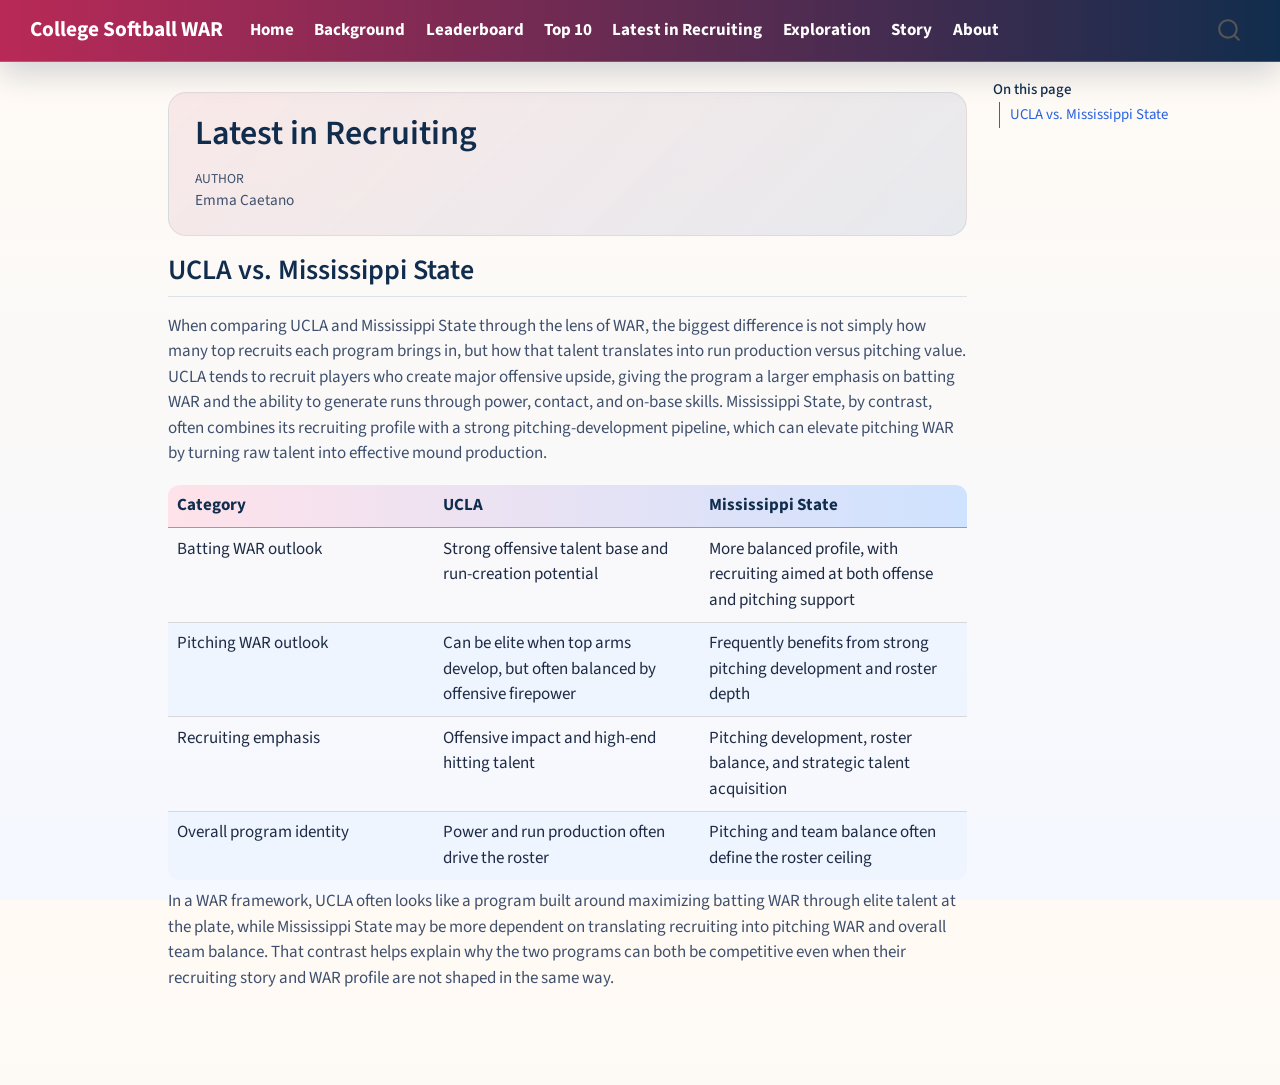
<file: latest-in-recruiting.html>
<!DOCTYPE html>
<html xmlns="http://www.w3.org/1999/xhtml" lang="en" xml:lang="en"><head>

<meta charset="utf-8">
<meta name="generator" content="quarto-1.10.18">

<meta name="viewport" content="width=device-width, initial-scale=1.0, user-scalable=yes">

<meta name="author" content="Emma Caetano">

<title>Latest in Recruiting – College Softball WAR</title>
<style>
/* Default styles provided by pandoc.
** See https://pandoc.org/MANUAL.html#variables-for-html for config info.
*/
span.smallcaps{font-variant: small-caps;}
div.columns{display: flex; gap: 1.5em;}
div.column{flex: auto;}
@media screen {
div.columns{gap: min(4vw, 1.5em);}
div.column{overflow-x: auto;}
}
div.hanging-indent{margin-left: 1.5em; text-indent: -1.5em;}
ul.task-list{list-style: none;}
ul.task-list li input[type="checkbox"] {
  width: 0.8em;
  margin: 0 0.8em 0.2em -1em; /* quarto-specific, see https://github.com/quarto-dev/quarto-cli/issues/4556 */ 
  vertical-align: middle;
}
</style>


<script src="site_libs/quarto-nav/quarto-nav.js"></script>
<script src="site_libs/quarto-nav/headroom.min.js"></script>
<script src="site_libs/clipboard/clipboard.min.js"></script>
<script src="site_libs/quarto-search/autocomplete.umd.js"></script>
<script src="site_libs/quarto-search/fuse.min.js"></script>
<script src="site_libs/quarto-search/quarto-search.js"></script>
<meta name="quarto:offset" content="./">
<script src="site_libs/quarto-html/quarto.js" type="module"></script>
<script src="site_libs/quarto-html/tabsets/tabsets.js" type="module"></script>
<script src="site_libs/quarto-html/popper.min.js"></script>
<script src="site_libs/quarto-html/tippy.umd.min.js"></script>
<script src="site_libs/quarto-html/anchor.min.js"></script>
<link href="site_libs/quarto-html/tippy.css" rel="stylesheet">
<link href="site_libs/quarto-html/quarto-syntax-highlighting-64a204ab8560d761af7679ceaba22944.css" rel="stylesheet" id="quarto-text-highlighting-styles">
<script src="site_libs/bootstrap/bootstrap.min.js"></script>
<link href="site_libs/bootstrap/bootstrap-icons.css" rel="stylesheet">
<link href="site_libs/bootstrap/bootstrap-3eaf8885052e939fbbbe2bfb513fc417.min.css" rel="stylesheet" append-hash="true" id="quarto-bootstrap" data-mode="light">
<script id="quarto-search-options" type="application/json">{
  "location": "navbar",
  "copy-button": false,
  "collapse-after": 3,
  "panel-placement": "end",
  "type": "overlay",
  "limit": 50,
  "keyboard-shortcut": [
    "f",
    "/",
    "s"
  ],
  "show-item-context": false,
  "language": {
    "search-no-results-text": "No results",
    "search-matching-documents-text": "matching documents",
    "search-copy-link-title": "Copy link to search",
    "search-hide-matches-text": "Hide additional matches",
    "search-more-match-text": "more match in this document",
    "search-more-matches-text": "more matches in this document",
    "search-clear-button-title": "Clear",
    "search-text-placeholder": "",
    "search-detached-cancel-button-title": "Cancel",
    "search-submit-button-title": "Submit",
    "search-label": "Search"
  }
}</script>


<link rel="stylesheet" href="styles.css">
</head>

<body class="nav-fixed quarto-light">

<div id="quarto-search-results"></div>
  <header id="quarto-header" class="headroom fixed-top">
    <nav class="navbar navbar-expand-lg " data-bs-theme="dark">
      <div class="navbar-container container-fluid">
      <div class="navbar-brand-container mx-auto">
    <a class="navbar-brand" href="./index.html">
    <span class="navbar-title">College Softball WAR</span>
    </a>
  </div>
            <div id="quarto-search" class="" title="Search"></div>
          <button class="navbar-toggler" type="button" data-bs-toggle="collapse" data-bs-target="#navbarCollapse" aria-controls="navbarCollapse" role="menu" aria-expanded="false" aria-label="Toggle navigation" onclick="if (window.quartoToggleHeadroom) { window.quartoToggleHeadroom(); }">
  <span class="navbar-toggler-icon"></span>
</button>
          <div class="collapse navbar-collapse" id="navbarCollapse">
            <ul class="navbar-nav navbar-nav-scroll me-auto">
  <li class="nav-item">
    <a class="nav-link" href="./index.html"> 
<span class="menu-text">Home</span></a>
  </li>  
  <li class="nav-item">
    <a class="nav-link" href="./background.html"> 
<span class="menu-text">Background</span></a>
  </li>  
  <li class="nav-item">
    <a class="nav-link" href="./leaderboard.html"> 
<span class="menu-text">Leaderboard</span></a>
  </li>  
  <li class="nav-item">
    <a class="nav-link" href="./top10.html"> 
<span class="menu-text">Top 10</span></a>
  </li>  
  <li class="nav-item">
    <a class="nav-link active" href="./latest-in-recruiting.html" aria-current="page"> 
<span class="menu-text">Latest in Recruiting</span></a>
  </li>  
  <li class="nav-item">
    <a class="nav-link" href="./explore.html"> 
<span class="menu-text">Exploration</span></a>
  </li>  
  <li class="nav-item">
    <a class="nav-link" href="./story.html"> 
<span class="menu-text">Story</span></a>
  </li>  
  <li class="nav-item">
    <a class="nav-link" href="./about.html"> 
<span class="menu-text">About</span></a>
  </li>  
</ul>
          </div> <!-- /navcollapse -->
            <div class="quarto-navbar-tools">
</div>
      </div> <!-- /container-fluid -->
    </nav>
</header>
<!-- content -->
<div id="quarto-content" class="quarto-container page-columns page-rows-contents page-layout-article page-navbar">
<!-- sidebar -->
<!-- margin-sidebar -->
    <div id="quarto-margin-sidebar" class="sidebar margin-sidebar">
        <nav id="TOC" role="doc-toc" class="toc-active">
    <h2 id="toc-title">On this page</h2>
   
  <ul>
  <li><a href="#ucla-vs.-mississippi-state" id="toc-ucla-vs.-mississippi-state" class="nav-link active" data-scroll-target="#ucla-vs.-mississippi-state">UCLA vs.&nbsp;Mississippi State</a></li>
  </ul>
</nav>
    </div>
<!-- main -->
<main class="content" id="quarto-document-content">

<header id="title-block-header" class="quarto-title-block default">
<div class="quarto-title">
<h1 class="title">Latest in Recruiting</h1>
</div>



<div class="quarto-title-meta">

    <div>
    <div class="quarto-title-meta-heading">Author</div>
    <div class="quarto-title-meta-contents">
             <p>Emma Caetano </p>
          </div>
  </div>
    
  
    
  </div>
  


</header>


<section id="ucla-vs.-mississippi-state" class="level2">
<h2 class="anchored" data-anchor-id="ucla-vs.-mississippi-state">UCLA vs.&nbsp;Mississippi State</h2>
<p>When comparing UCLA and Mississippi State through the lens of WAR, the biggest difference is not simply how many top recruits each program brings in, but how that talent translates into run production versus pitching value. UCLA tends to recruit players who create major offensive upside, giving the program a larger emphasis on batting WAR and the ability to generate runs through power, contact, and on-base skills. Mississippi State, by contrast, often combines its recruiting profile with a strong pitching-development pipeline, which can elevate pitching WAR by turning raw talent into effective mound production.</p>
<table class="caption-top table">
<colgroup>
<col style="width: 33%">
<col style="width: 33%">
<col style="width: 33%">
</colgroup>
<thead>
<tr class="header">
<th>Category</th>
<th>UCLA</th>
<th>Mississippi State</th>
</tr>
</thead>
<tbody>
<tr class="odd">
<td>Batting WAR outlook</td>
<td>Strong offensive talent base and run-creation potential</td>
<td>More balanced profile, with recruiting aimed at both offense and pitching support</td>
</tr>
<tr class="even">
<td>Pitching WAR outlook</td>
<td>Can be elite when top arms develop, but often balanced by offensive firepower</td>
<td>Frequently benefits from strong pitching development and roster depth</td>
</tr>
<tr class="odd">
<td>Recruiting emphasis</td>
<td>Offensive impact and high-end hitting talent</td>
<td>Pitching development, roster balance, and strategic talent acquisition</td>
</tr>
<tr class="even">
<td>Overall program identity</td>
<td>Power and run production often drive the roster</td>
<td>Pitching and team balance often define the roster ceiling</td>
</tr>
</tbody>
</table>
<p>In a WAR framework, UCLA often looks like a program built around maximizing batting WAR through elite talent at the plate, while Mississippi State may be more dependent on translating recruiting into pitching WAR and overall team balance. That contrast helps explain why the two programs can both be competitive even when their recruiting story and WAR profile are not shaped in the same way.</p>


</section>

</main> <!-- /main -->
<script id="quarto-html-after-body" type="application/javascript">
  window.document.addEventListener("DOMContentLoaded", function (event) {
    const icon = "";
    const anchorJS = new window.AnchorJS();
    anchorJS.options = {
      placement: 'right',
      icon: icon
    };
    anchorJS.add('.anchored');
    const isCodeAnnotation = (el) => {
      for (const clz of el.classList) {
        if (clz.startsWith('code-annotation-')) {                     
          return true;
        }
      }
      return false;
    }
    const onCopySuccess = function(e) {
      // button target
      const button = e.trigger;
      // don't keep focus
      button.blur();
      // flash "checked"
      button.classList.add('code-copy-button-checked');
      var currentTitle = button.getAttribute("title");
      button.setAttribute("title", "Copied!");
      let tooltip;
      if (window.bootstrap) {
        button.setAttribute("data-bs-toggle", "tooltip");
        button.setAttribute("data-bs-placement", "left");
        button.setAttribute("data-bs-title", "Copied!");
        tooltip = new bootstrap.Tooltip(button, 
          { trigger: "manual", 
            customClass: "code-copy-button-tooltip",
            offset: [0, -8]});
        tooltip.show();    
      }
      setTimeout(function() {
        if (tooltip) {
          tooltip.hide();
          button.removeAttribute("data-bs-title");
          button.removeAttribute("data-bs-toggle");
          button.removeAttribute("data-bs-placement");
        }
        button.setAttribute("title", currentTitle);
        button.classList.remove('code-copy-button-checked');
      }, 1000);
      // clear code selection
      e.clearSelection();
    }
    const getTextToCopy = function(trigger) {
      const outerScaffold = trigger.parentElement.cloneNode(true);
      const codeEl = outerScaffold.querySelector('code');
      for (const childEl of codeEl.children) {
        if (isCodeAnnotation(childEl)) {
          childEl.remove();
        }
      }
      return codeEl.innerText;
    }
    const clipboard = new window.ClipboardJS('.code-copy-button:not([data-in-quarto-modal])', {
      text: getTextToCopy
    });
    clipboard.on('success', onCopySuccess);
    if (window.document.getElementById('quarto-embedded-source-code-modal')) {
      const clipboardModal = new window.ClipboardJS('.code-copy-button[data-in-quarto-modal]', {
        text: getTextToCopy,
        container: window.document.getElementById('quarto-embedded-source-code-modal')
      });
      clipboardModal.on('success', onCopySuccess);
    }
      var localhostRegex = new RegExp(/^(?:http|https):\/\/localhost\:?[0-9]*\//);
      var mailtoRegex = new RegExp(/^mailto:/);
        var filterRegex = new RegExp("https:\/\/ecaetano-30\.github\.io\/college-softball-WAR\/");
      var isInternal = (href) => {
          return filterRegex.test(href) || localhostRegex.test(href) || mailtoRegex.test(href);
      }
      // Inspect non-navigation links and adorn them if external
     var links = window.document.querySelectorAll('a[href]:not(.nav-link):not(.navbar-brand):not(.toc-action):not(.sidebar-link):not(.sidebar-item-toggle):not(.pagination-link):not(.no-external):not([aria-hidden]):not(.dropdown-item):not(.quarto-navigation-tool):not(.about-link)');
      for (var i=0; i<links.length; i++) {
        const link = links[i];
        if (!isInternal(link.href)) {
          // undo the damage that might have been done by quarto-nav.js in the case of
          // links that we want to consider external
          if (link.dataset.originalHref !== undefined) {
            link.href = link.dataset.originalHref;
          }
        }
      }
    function tippyHover(el, contentFn, onTriggerFn, onUntriggerFn) {
      const config = {
        allowHTML: true,
        maxWidth: 500,
        delay: 100,
        arrow: false,
        appendTo: function(el) {
            return el.parentElement;
        },
        interactive: true,
        interactiveBorder: 10,
        theme: 'quarto',
        placement: 'bottom-start',
      };
      if (contentFn) {
        config.content = contentFn;
      }
      if (onTriggerFn) {
        config.onTrigger = onTriggerFn;
      }
      if (onUntriggerFn) {
        config.onUntrigger = onUntriggerFn;
      }
      window.tippy(el, config); 
    }
    const noterefs = window.document.querySelectorAll('a[role="doc-noteref"]');
    for (var i=0; i<noterefs.length; i++) {
      const ref = noterefs[i];
      tippyHover(ref, function() {
        // use id or data attribute instead here
        let href = ref.getAttribute('data-footnote-href') || ref.getAttribute('href');
        try { href = new URL(href).hash; } catch {}
        const id = href.replace(/^#\/?/, "");
        const note = window.document.getElementById(id);
        if (note) {
          return note.innerHTML;
        } else {
          return "";
        }
      });
    }
    const xrefs = window.document.querySelectorAll('a.quarto-xref');
    const processXRef = (id, note) => {
      // Strip column container classes
      const stripColumnClz = (el) => {
        el.classList.remove("page-full", "page-columns");
        if (el.children) {
          for (const child of el.children) {
            stripColumnClz(child);
          }
        }
      }
      stripColumnClz(note)
      if (id === null || id.startsWith('sec-')) {
        // Special case sections, only their first couple elements
        const container = document.createElement("div");
        if (note.children && note.children.length > 2) {
          container.appendChild(note.children[0].cloneNode(true));
          for (let i = 1; i < note.children.length; i++) {
            const child = note.children[i];
            if (child.tagName === "P" && child.innerText === "") {
              continue;
            } else {
              container.appendChild(child.cloneNode(true));
              break;
            }
          }
          if (window.Quarto?.typesetMath) {
            window.Quarto.typesetMath(container);
          }
          return container.innerHTML
        } else {
          if (window.Quarto?.typesetMath) {
            window.Quarto.typesetMath(note);
          }
          return note.innerHTML;
        }
      } else {
        // Remove any anchor links if they are present
        const anchorLink = note.querySelector('a.anchorjs-link');
        if (anchorLink) {
          anchorLink.remove();
        }
        if (window.Quarto?.typesetMath) {
          window.Quarto.typesetMath(note);
        }
        if (note.classList.contains("callout")) {
          return note.outerHTML;
        } else {
          return note.innerHTML;
        }
      }
    }
    for (var i=0; i<xrefs.length; i++) {
      const xref = xrefs[i];
      tippyHover(xref, undefined, function(instance) {
        instance.disable();
        let url = xref.getAttribute('href');
        let hash = undefined; 
        if (url.startsWith('#')) {
          hash = url;
        } else {
          try { hash = new URL(url).hash; } catch {}
        }
        if (hash) {
          const id = hash.replace(/^#\/?/, "");
          const note = window.document.getElementById(id);
          if (note !== null) {
            try {
              const html = processXRef(id, note.cloneNode(true));
              instance.setContent(html);
            } finally {
              instance.enable();
              instance.show();
            }
          } else {
            // See if we can fetch this
            fetch(url.split('#')[0])
            .then(res => res.text())
            .then(html => {
              const parser = new DOMParser();
              const htmlDoc = parser.parseFromString(html, "text/html");
              const note = htmlDoc.getElementById(id);
              if (note !== null) {
                const html = processXRef(id, note);
                instance.setContent(html);
              } 
            }).finally(() => {
              instance.enable();
              instance.show();
            });
          }
        } else {
          // See if we can fetch a full url (with no hash to target)
          // This is a special case and we should probably do some content thinning / targeting
          fetch(url)
          .then(res => res.text())
          .then(html => {
            const parser = new DOMParser();
            const htmlDoc = parser.parseFromString(html, "text/html");
            const note = htmlDoc.querySelector('main.content');
            if (note !== null) {
              // This should only happen for chapter cross references
              // (since there is no id in the URL)
              // remove the first header
              if (note.children.length > 0 && note.children[0].tagName === "HEADER") {
                note.children[0].remove();
              }
              const html = processXRef(null, note);
              instance.setContent(html);
            } 
          }).finally(() => {
            instance.enable();
            instance.show();
          });
        }
      }, function(instance) {
      });
    }
        let selectedAnnoteEl;
        const selectorForAnnotation = ( cell, annotation) => {
          let cellAttr = 'data-code-cell="' + cell + '"';
          let lineAttr = 'data-code-annotation="' +  annotation + '"';
          const selector = 'span[' + cellAttr + '][' + lineAttr + ']';
          return selector;
        }
        const selectCodeLines = (annoteEl) => {
          const doc = window.document;
          const targetCell = annoteEl.getAttribute("data-target-cell");
          const targetAnnotation = annoteEl.getAttribute("data-target-annotation");
          const annoteSpan = window.document.querySelector(selectorForAnnotation(targetCell, targetAnnotation));
          const lines = annoteSpan.getAttribute("data-code-lines").split(",");
          const lineIds = lines.map((line) => {
            return targetCell + "-" + line;
          })
          let top = null;
          let height = null;
          let parent = null;
          if (lineIds.length > 0) {
              //compute the position of the single el (top and bottom and make a div)
              const el = window.document.getElementById(lineIds[0]);
              top = el.offsetTop;
              height = el.offsetHeight;
              parent = el.parentElement.parentElement;
            if (lineIds.length > 1) {
              const lastEl = window.document.getElementById(lineIds[lineIds.length - 1]);
              const bottom = lastEl.offsetTop + lastEl.offsetHeight;
              height = bottom - top;
            }
            if (top !== null && height !== null && parent !== null) {
              // cook up a div (if necessary) and position it 
              let div = window.document.getElementById("code-annotation-line-highlight");
              if (div === null) {
                div = window.document.createElement("div");
                div.setAttribute("id", "code-annotation-line-highlight");
                div.style.position = 'absolute';
                parent.appendChild(div);
              }
              div.style.top = top - 2 + "px";
              div.style.height = height + 4 + "px";
              div.style.left = 0;
              let gutterDiv = window.document.getElementById("code-annotation-line-highlight-gutter");
              if (gutterDiv === null) {
                gutterDiv = window.document.createElement("div");
                gutterDiv.setAttribute("id", "code-annotation-line-highlight-gutter");
                gutterDiv.style.position = 'absolute';
                const codeCell = window.document.getElementById(targetCell);
                const gutter = codeCell.querySelector('.code-annotation-gutter');
                gutter.appendChild(gutterDiv);
              }
              gutterDiv.style.top = top - 2 + "px";
              gutterDiv.style.height = height + 4 + "px";
            }
            selectedAnnoteEl = annoteEl;
          }
        };
        const unselectCodeLines = () => {
          const elementsIds = ["code-annotation-line-highlight", "code-annotation-line-highlight-gutter"];
          elementsIds.forEach((elId) => {
            const div = window.document.getElementById(elId);
            if (div) {
              div.remove();
            }
          });
          selectedAnnoteEl = undefined;
        };
          // Handle positioning of the toggle
      window.addEventListener(
        "resize",
        throttle(() => {
          elRect = undefined;
          if (selectedAnnoteEl) {
            selectCodeLines(selectedAnnoteEl);
          }
        }, 10)
      );
      function throttle(fn, ms) {
      let throttle = false;
      let timer;
        return (...args) => {
          if(!throttle) { // first call gets through
              fn.apply(this, args);
              throttle = true;
          } else { // all the others get throttled
              if(timer) clearTimeout(timer); // cancel #2
              timer = setTimeout(() => {
                fn.apply(this, args);
                timer = throttle = false;
              }, ms);
          }
        };
      }
        // Attach click handler to the DT
        const annoteDls = window.document.querySelectorAll('dt[data-target-cell]');
        for (const annoteDlNode of annoteDls) {
          annoteDlNode.addEventListener('click', (event) => {
            const clickedEl = event.target;
            if (clickedEl !== selectedAnnoteEl) {
              unselectCodeLines();
              const activeEl = window.document.querySelector('dt[data-target-cell].code-annotation-active');
              if (activeEl) {
                activeEl.classList.remove('code-annotation-active');
              }
              selectCodeLines(clickedEl);
              clickedEl.classList.add('code-annotation-active');
            } else {
              // Unselect the line
              unselectCodeLines();
              clickedEl.classList.remove('code-annotation-active');
            }
          });
        }
    const findCites = (el) => {
      const parentEl = el.parentElement;
      if (parentEl) {
        const cites = parentEl.dataset.cites;
        if (cites) {
          return {
            el,
            cites: cites.split(' ')
          };
        } else {
          return findCites(el.parentElement)
        }
      } else {
        return undefined;
      }
    };
    var bibliorefs = window.document.querySelectorAll('a[role="doc-biblioref"]');
    for (var i=0; i<bibliorefs.length; i++) {
      const ref = bibliorefs[i];
      const citeInfo = findCites(ref);
      if (citeInfo) {
        tippyHover(citeInfo.el, function() {
          var popup = window.document.createElement('div');
          citeInfo.cites.forEach(function(cite) {
            var citeDiv = window.document.createElement('div');
            citeDiv.classList.add('hanging-indent');
            citeDiv.classList.add('csl-entry');
            var biblioDiv = window.document.getElementById('ref-' + cite);
            if (biblioDiv) {
              citeDiv.innerHTML = biblioDiv.innerHTML;
            }
            popup.appendChild(citeDiv);
          });
          return popup.innerHTML;
        });
      }
    }
  });
  </script>
</div> <!-- /content -->




</body></html>
</file>
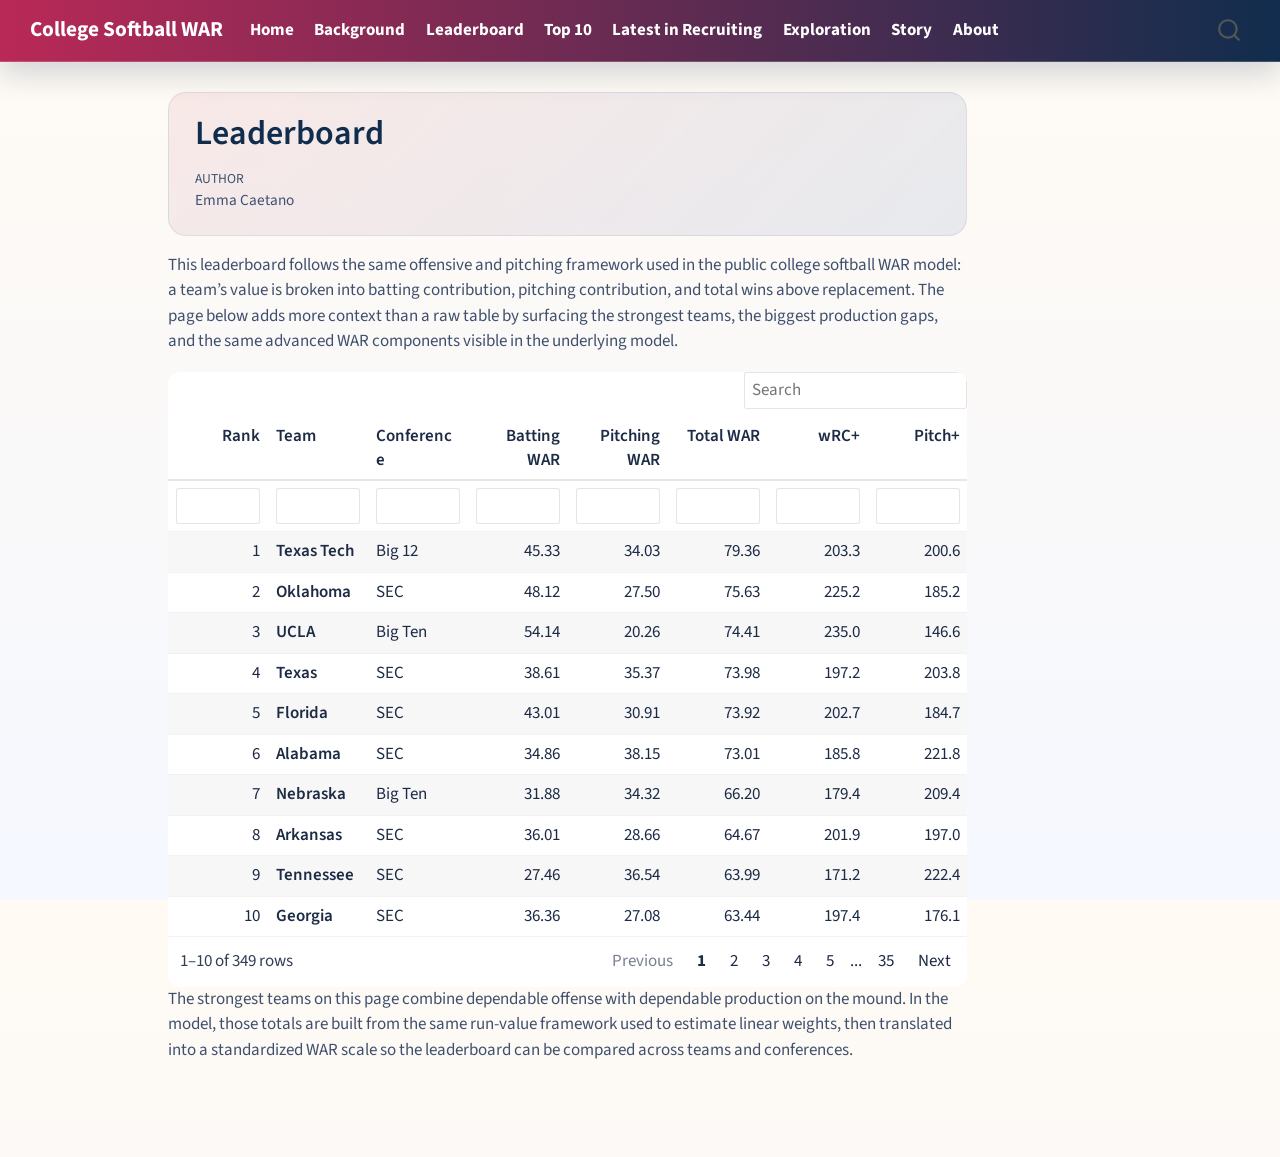
<file: leaderboard.html>
<!DOCTYPE html>
<html xmlns="http://www.w3.org/1999/xhtml" lang="en" xml:lang="en"><head>

<meta charset="utf-8">
<meta name="generator" content="quarto-1.10.18">

<meta name="viewport" content="width=device-width, initial-scale=1.0, user-scalable=yes">

<meta name="author" content="Emma Caetano">

<title>Leaderboard – College Softball WAR</title>
<style>
/* Default styles provided by pandoc.
** See https://pandoc.org/MANUAL.html#variables-for-html for config info.
*/
span.smallcaps{font-variant: small-caps;}
div.columns{display: flex; gap: 1.5em;}
div.column{flex: auto;}
@media screen {
div.columns{gap: min(4vw, 1.5em);}
div.column{overflow-x: auto;}
}
div.hanging-indent{margin-left: 1.5em; text-indent: -1.5em;}
ul.task-list{list-style: none;}
ul.task-list li input[type="checkbox"] {
  width: 0.8em;
  margin: 0 0.8em 0.2em -1em; /* quarto-specific, see https://github.com/quarto-dev/quarto-cli/issues/4556 */ 
  vertical-align: middle;
}
</style>


<script src="site_libs/quarto-nav/quarto-nav.js"></script>
<script src="site_libs/quarto-nav/headroom.min.js"></script>
<script src="site_libs/clipboard/clipboard.min.js"></script>
<script src="site_libs/quarto-search/autocomplete.umd.js"></script>
<script src="site_libs/quarto-search/fuse.min.js"></script>
<script src="site_libs/quarto-search/quarto-search.js"></script>
<meta name="quarto:offset" content="./">
<script src="site_libs/quarto-html/quarto.js" type="module"></script>
<script src="site_libs/quarto-html/tabsets/tabsets.js" type="module"></script>
<script src="site_libs/quarto-html/popper.min.js"></script>
<script src="site_libs/quarto-html/tippy.umd.min.js"></script>
<script src="site_libs/quarto-html/anchor.min.js"></script>
<link href="site_libs/quarto-html/tippy.css" rel="stylesheet">
<link href="site_libs/quarto-html/quarto-syntax-highlighting-64a204ab8560d761af7679ceaba22944.css" rel="stylesheet" id="quarto-text-highlighting-styles">
<script src="site_libs/bootstrap/bootstrap.min.js"></script>
<link href="site_libs/bootstrap/bootstrap-icons.css" rel="stylesheet">
<link href="site_libs/bootstrap/bootstrap-3eaf8885052e939fbbbe2bfb513fc417.min.css" rel="stylesheet" append-hash="true" id="quarto-bootstrap" data-mode="light">
<script id="quarto-search-options" type="application/json">{
  "location": "navbar",
  "copy-button": false,
  "collapse-after": 3,
  "panel-placement": "end",
  "type": "overlay",
  "limit": 50,
  "keyboard-shortcut": [
    "f",
    "/",
    "s"
  ],
  "show-item-context": false,
  "language": {
    "search-no-results-text": "No results",
    "search-matching-documents-text": "matching documents",
    "search-copy-link-title": "Copy link to search",
    "search-hide-matches-text": "Hide additional matches",
    "search-more-match-text": "more match in this document",
    "search-more-matches-text": "more matches in this document",
    "search-clear-button-title": "Clear",
    "search-text-placeholder": "",
    "search-detached-cancel-button-title": "Cancel",
    "search-submit-button-title": "Submit",
    "search-label": "Search"
  }
}</script>
<script src="site_libs/core-js-2.5.3/shim.min.js"></script>
<script src="site_libs/react-18.2.0/react.min.js"></script>
<script src="site_libs/react-18.2.0/react-dom.min.js"></script>
<script src="site_libs/reactwidget-2.0.0/react-tools.js"></script>
<link href="site_libs/htmltools-fill-0.5.9/fill.css" rel="stylesheet">
<script src="site_libs/htmlwidgets-1.6.4/htmlwidgets.js"></script>
<link href="site_libs/reactable-0.4.5/reactable.css" rel="stylesheet">
<script src="site_libs/reactable-binding-0.4.5/reactable.js"></script>


<link rel="stylesheet" href="styles.css">
</head>

<body class="nav-fixed quarto-light">

<div id="quarto-search-results"></div>
  <header id="quarto-header" class="headroom fixed-top">
    <nav class="navbar navbar-expand-lg " data-bs-theme="dark">
      <div class="navbar-container container-fluid">
      <div class="navbar-brand-container mx-auto">
    <a class="navbar-brand" href="./index.html">
    <span class="navbar-title">College Softball WAR</span>
    </a>
  </div>
            <div id="quarto-search" class="" title="Search"></div>
          <button class="navbar-toggler" type="button" data-bs-toggle="collapse" data-bs-target="#navbarCollapse" aria-controls="navbarCollapse" role="menu" aria-expanded="false" aria-label="Toggle navigation" onclick="if (window.quartoToggleHeadroom) { window.quartoToggleHeadroom(); }">
  <span class="navbar-toggler-icon"></span>
</button>
          <div class="collapse navbar-collapse" id="navbarCollapse">
            <ul class="navbar-nav navbar-nav-scroll me-auto">
  <li class="nav-item">
    <a class="nav-link" href="./index.html"> 
<span class="menu-text">Home</span></a>
  </li>  
  <li class="nav-item">
    <a class="nav-link" href="./background.html"> 
<span class="menu-text">Background</span></a>
  </li>  
  <li class="nav-item">
    <a class="nav-link active" href="./leaderboard.html" aria-current="page"> 
<span class="menu-text">Leaderboard</span></a>
  </li>  
  <li class="nav-item">
    <a class="nav-link" href="./top10.html"> 
<span class="menu-text">Top 10</span></a>
  </li>  
  <li class="nav-item">
    <a class="nav-link" href="./latest-in-recruiting.html"> 
<span class="menu-text">Latest in Recruiting</span></a>
  </li>  
  <li class="nav-item">
    <a class="nav-link" href="./explore.html"> 
<span class="menu-text">Exploration</span></a>
  </li>  
  <li class="nav-item">
    <a class="nav-link" href="./story.html"> 
<span class="menu-text">Story</span></a>
  </li>  
  <li class="nav-item">
    <a class="nav-link" href="./about.html"> 
<span class="menu-text">About</span></a>
  </li>  
</ul>
          </div> <!-- /navcollapse -->
            <div class="quarto-navbar-tools">
</div>
      </div> <!-- /container-fluid -->
    </nav>
</header>
<!-- content -->
<div id="quarto-content" class="quarto-container page-columns page-rows-contents page-layout-article page-navbar">
<!-- sidebar -->
<!-- margin-sidebar -->
    <div id="quarto-margin-sidebar" class="sidebar margin-sidebar zindex-bottom">
        
    </div>
<!-- main -->
<main class="content" id="quarto-document-content">

<header id="title-block-header" class="quarto-title-block default">
<div class="quarto-title">
<h1 class="title">Leaderboard</h1>
</div>



<div class="quarto-title-meta">

    <div>
    <div class="quarto-title-meta-heading">Author</div>
    <div class="quarto-title-meta-contents">
             <p>Emma Caetano </p>
          </div>
  </div>
    
  
    
  </div>
  


</header>


<p>This leaderboard follows the same offensive and pitching framework used in the public college softball WAR model: a team’s value is broken into batting contribution, pitching contribution, and total wins above replacement. The page below adds more context than a raw table by surfacing the strongest teams, the biggest production gaps, and the same advanced WAR components visible in the underlying model.</p>
<div class="cell">
<div class="cell-output-display">
<div class="reactable html-widget html-fill-item" id="htmlwidget-0367dff8af349131d1d2" style="width:auto;height:auto;"></div>
<script type="application/json" data-for="htmlwidget-0367dff8af349131d1d2">{"x":{"tag":{"name":"Reactable","attribs":{"data":{"Rank":[1,2,3,4,5,6,7,8,9,10,11,12,13,14,15,16,17,18,19,20,21,22,23,24,25,26,27,28,29,30,31,32,33,34,35,36,37,38,39,40,41,42,43,44,45,46,47,48,49,50,51,52,53,54,55,56,57,58,59,60,61,62,63,64,65,66,67,68,69,70,71,72,73,74,75,76,77,78,79,80,81,82,83,84,85,86,87,88,89,90,91,92,93,94,95,96,97,98,99,100,101,102,103,104,105,106,107,108,109,110,111,112,113,114,115,116,117,118,119,120,121,122,123,124,125,126,127,128,129,130,131,132,133,134,135,136,137,138,139,140,141,142,143,144,145,146,147,148,149,150,151,152,153,154,155,156,157,158,159,160,161,162,163,164,165,166,167,168,169,170,171,172,173,174,175,176,177,178,179,180,181,182,183,184,185,186,187,188,189,190,191,192,193,194,195,196,197,198,199,200,201,202,203,204,205,206,207,208,209,210,211,212,213,214,215,216,217,218,219,220,221,222,223,224,225,226,227,228,229,230,231,232,233,234,235,236,237,238,239,240,241,242,243,244,245,246,247,248,249,250,251,252,253,254,255,256,257,258,259,260,261,262,263,264,265,266,267,268,269,270,271,272,273,274,275,276,277,278,279,280,281,282,283,284,285,286,287,288,289,290,291,292,293,294,295,296,297,298,299,300,301,302,303,304,305,306,307,308,309,310,311,312,313,314,315,316,317,318,319,320,321,322,323,324,325,326,327,328,329,330,331,332,333,334,335,336,337,338,339,340,341,342,343,344,345,346,347,348,349],"Team":["Texas Tech","Oklahoma","UCLA","Texas","Florida","Alabama","Nebraska","Arkansas","Tennessee","Georgia","Texas A&M","Duke","Mississippi St.","LSU","Virginia Tech","Florida St.","Oklahoma St.","South Carolina","Arizona St.","Ole Miss","Oregon","UCF","Washington","Georgia Tech","Indiana","Stanford","Missouri","Grand Canyon","Clemson","Virginia","Louisville","Kansas","Auburn","Arizona","Texas St.","Michigan","Northwestern","Utah","Penn St.","Nevada","Southeastern La.","Marshall","Ohio St.","North Carolina","South Fla.","Boston U.","Jacksonville St.","Wichita St.","Kentucky","Iowa St.","Baylor","McNeese","Louisiana","South Alabama","Fla. Atlantic","Rutgers","Cal St. Fullerton","Purdue","Stetson","NC State","Western Ky.","Saint Mary's (CA)","Troy","Wisconsin","Miami (OH)","Belmont","Notre Dame","ULM","Iowa","Omaha","St. Thomas (MN)","Charlotte","UNC Greensboro","Liberty","Louisiana Tech","North Florida","California Baptist","James Madison","UConn","East Carolina","Central Ark.","Southern Miss.","App State","FIU","Campbell","Boise St.","Houston","San Diego St.","Coastal Carolina","Ohio","LMU (CA)","Oregon St.","UNI","Idaho St.","BYU","Sam Houston","New Mexico","New Mexico St.","Georgia St.","UNLV","Southern Ill.","North Texas","Jacksonville","Sacramento St.","UIW","Delaware","North Ala.","UC Santa Barbara","Minnesota","Tulsa","Fresno St.","Ga. Southern","UAB","California","Creighton","Nicholls","Samford","Akron","Colorado St.","Austin Peay","Princeton","Maryland","Michigan St.","South Dakota St.","UTSA","FGCU","Long Beach St.","Tarleton St.","Western Mich.","Western Caro.","Hawaii","Seattle U","Utah Valley","UNCW","Boston College","SFA","Providence","Lamar University","Radford","Memphis","USC Upstate","Middle Tenn.","Santa Clara","St. John's (NY)","Army West Point","Pittsburgh","North Dakota St.","Wofford","Central Mich.","Northwestern St.","Syracuse","Missouri St.","Illinois St.","UC Davis","South Dakota","Illinois","Murray St.","Utah St.","Fordham","Eastern Ill.","Eastern Ky.","UC San Diego","Pacific","San Jose St.","San Diego","Northern Colo.","Ball St.","NIU","Florida A&M","Southern Utah","Robert Morris","Col. of Charleston","Buffalo","Winthrop","UT Arlington","Gardner-Webb","Colgate","Queens (NC)","Hofstra","UT Martin","Saint Joseph's","George Washington","Montana","North Dakota","Columbia","Lehigh","Chattanooga","Marist","Harvard","Youngstown St.","Georgetown","Bowling Green","Villanova","Butler","Indiana St.","Lindenwood","Evansville","Kansas City","Loyola Chicago","Lipscomb","Prairie View","Massachusetts","DePaul","Howard","SIUE","Kennesaw St.","Portland St.","Toledo","Binghamton","Elon","Brown","Dayton","UTEP","Longwood","Valparaiso","Utah Tech","Drake","Mercer","ETSU","Presbyterian","CSUN","Penn","Southeast Mo. St.","Cal Poly","Seton Hall","Yale","Kent St.","Fairfield","George Mason","Bryant","Towson","West Ga.","Iona","Weber St.","Saint Louis","Cornell","UAlbany","Abilene Christian","Bradley","Tennessee Tech","UIC","Northern Ky.","UMass Lowell","A&M-Corpus Christi","Texas Southern","Rhode Island","Siena","Green Bay","Dartmouth","Oakland","Drexel","Houston Christian","UC Riverside","UMBC","Rider","Sacred Heart","Furman","Lafayette","Southern U.","Stony Brook","Alabama St.","Jackson St.","Southern Ind.","N.C. A&T","Canisius","LIU","Monmouth","Henderson St.","Mich.-Dearborn","Tuskegee","Charleston So.","Belhaven","Northwestern Ohio","Quinnipiac","Fort Valley St.","Edinboro","Husson","St. Thomas (TX)","UW-River Falls","Bellarmine","CSU Bakersfield","Wayne St. (MI)","La. Christian","Mt. Marty","Mont. St. Billings","Lawrence Tech","Cleary","DeSales","Rochester Christian","Huston-Tillotson","Dakota St.","Jefferson","Lourdes","Lincoln (MO)","Central Conn. St.","Mount St. Mary's","Dillard","Dallas Christian","Miles","Claflin","Lane","Wiley","Chestnut Hill","Bowie St.","Oakwood","Mid-Atlantic Christ.","Detroit Mercy","Bluefield St.","Virginia Union","Johnson C. Smith","Benedict","La Roche","Xavier (LA)","Bethune-Cookman","Lincoln (PA)","Arlington Baptist","Morehead St.","Hampton","Wagner","IU Indy","South Carolina St.","Maine","Western Ill.","Merrimack","Norfolk St.","Bucknell","Manhattan","St. Bonaventure","Delaware St.","East Texas A&M","Tennessee St.","Morgan St.","Ark.-Pine Bluff","Holy Cross","N.C. Central","Mercyhurst","Coppin St.","Le Moyne","FDU","Alcorn","Niagara","Grambling","Stonehill","Saint Peter's","New Haven","Saint Francis","Alabama A&M","UMES","Mississippi Val."],"Conference":["Big 12","SEC","Big Ten","SEC","SEC","SEC","Big Ten","SEC","SEC","SEC","SEC","ACC","SEC","SEC","ACC","ACC","Big 12","SEC","Big 12","SEC","Big Ten","Big 12","Big Ten","ACC","Big Ten","ACC","SEC","Mountain West","ACC","ACC","ACC","Big 12","SEC","Big 12","Sun Belt","Big Ten","Big Ten","Big 12","Big Ten","Mountain West","Southland","Sun Belt","Big Ten","ACC","American","Patriot League","Conference USA","American","SEC","Big 12","Big 12","Southland","Sun Belt","Sun Belt","American","Big Ten","Big West","Big Ten","ASUN","ACC","Conference USA","WCC","Sun Belt","Big Ten","MAC","Missouri Valley","ACC","Sun Belt","Big Ten","Summit League","Summit League","American","SoCon","Conference USA","Conference USA","ASUN","WAC","Sun Belt","Big East","American","ASUN","Sun Belt","Sun Belt","Conference USA","CAA","Mountain West","Big 12","Mountain West","Sun Belt","MAC","WCC","WCC","Missouri Valley","Big Sky","Big 12","Conference USA","Mountain West","Conference USA","Sun Belt","Mountain West","Missouri Valley","American","ASUN","Big Sky","Southland","Conference USA","ASUN","Big West","Big Ten","American","Mountain West","Sun Belt","American","ACC","Big East","Southland","SoCon","MAC","Mountain West","Uac","Ivy League","Big Ten","Big Ten","Summit League","American","ASUN","Big West","WAC","MAC","SoCon","Big West","WCC","WAC","CAA","ACC","Southland","Big East","Southland","Big South","American","Big South","Conference USA","WCC","Big East","Patriot League","ACC","Summit League","SoCon","MAC","Southland","ACC","Conference USA","Missouri Valley","Big West","Summit League","Big Ten","Missouri Valley","Mountain West","Atlantic 10","Ohio Valley","ASUN","Big West","WCC","Mountain West","WCC","Big Sky","MAC","MAC","SWAC","WAC","Horizon League","CAA","MAC","Big South","WAC","Big South","Patriot League","ASUN","CAA","Ohio Valley","Atlantic 10","Atlantic 10","Big Sky","Summit League","Ivy League","Patriot League","SoCon","MAAC","Ivy League","Horizon League","Big East","MAC","Big East","Big East","Missouri Valley","Ohio Valley","Missouri Valley","Summit League","Atlantic 10","ASUN","SWAC","MAC","Big East","MEAC","Ohio Valley","Conference USA","Big Sky","MAC","America East","CAA","Ivy League","Atlantic 10","Conference USA","Big South","Missouri Valley","WAC","Missouri Valley","SoCon","SoCon","Big South","Big West","Ivy League","Ohio Valley","Big West","Big East","Ivy League","MAC","MAAC","Atlantic 10","America East","CAA","ASUN","MAAC","Big Sky","Atlantic 10","Ivy League","America East","WAC","Missouri Valley","Ohio Valley","Missouri Valley","Horizon League","America East","Southland","SWAC","Atlantic 10","MAAC","Horizon League","Ivy League","Horizon League","CAA","Southland","Big West","America East","MAAC","MAAC","SoCon","Patriot League","SWAC","CAA","SWAC","SWAC","Ohio Valley","CAA","MAAC","NEC","CAA","Gac","Other","Siac","Big South","Ccs","Other","MAAC","Siac","Psac","North Atlantic","Scac","Wiac","ASUN","Big West","Gliac","Other","Other","Great Northwest","Other","Other","Mac Freedom","Other","Other","Other","Cacc","Other","Glvc","NEC","MAAC","Other","Other","Siac","Ciaa","Siac","Other","Cacc","Ciaa","Other","Other","Horizon League","Ciaa","Ciaa","Ciaa","Siac","Amcc","Other","SWAC","Ciaa","Other","Ohio Valley","CAA","NEC","Horizon League","MEAC","America East","Ohio Valley","MAAC","MEAC","Patriot League","MAAC","Atlantic 10","MEAC","Southland","Ohio Valley","MEAC","SWAC","Patriot League","MEAC","NEC","MEAC","NEC","NEC","SWAC","MAAC","SWAC","NEC","MAAC","NEC","NEC","SWAC","MEAC","SWAC"],"Batting WAR":[45.334,48.124,54.144,38.61,43.008,34.856,31.879,36.006,27.455,36.36,34.731,37.101,23.905,29.74,32.66,31.231,28.764,25.975,27.729,28.15,26.071,26.292,28.351,26.183,29.646,25.13,21.229,22.419,22.439,20.426,26.793,25.702,23.845,26.48,18.789,22.809,21.159,19.976,24.088,24.853,16.537,19.517,25.595,26.1,14.689,22.209,21.115,22.255,16.946,23.72,15.367,21.703,18.467,13.181,16.302,22.298,16.963,17.28,20.346,16.904,14.824,15.714,15.935,17.315,18.487,10.869,16.369,10.937,16.658,16.284,16.458,18.804,12.071,16.924,14.523,13.563,10.876,17.455,15.568,9.233,17.119,14.377,18.285,13.42,15.573,13.381,18.239,13.056,16.292,17.738,9.302,13.363,20.86,14.405,14.357,11.969,12.137,16.434,9.907,14.833,10.995,13.551,11.502,9.27,15,11.633,12.311,13.034,7.018,11.756,8.939,9.579,9.898,14.206,13.375,8.871,11.515,12.319,10.595,10.681,11.688,9.425,9.51,14.396,10.771,8.589,9.065,12.362,10.497,11.84,7.787,11.82,13.687,6.216,11.198,8.599,12.086,10.608,3.532,12.265,11.71,10.277,6.719,7.466,4.591,8.617,11.475,10.616,10.967,8.116,6.707,7.136,10.132,6.361,6.49,7.175,6.582,11.362,6.867,8.791,6.034,10.235,5.874,7.552,5.101,11.8,9.351,8.592,6.286,5.875,14.081,5.065,11.883,5.142,11.52,9.186,8.09,8.076,5.468,1.953,2.59,5.574,8.747,3.291,3.928,5.876,6.446,7.721,6.212,6.853,3.634,3.191,6.299,7.92,1.165,4.458,5.553,3.081,1.14,3.726,6.382,2.32,5.727,2.749,2.191,5.934,2.367,6.19,10.06,0.319,2.905,2.563,6.25,5.111,3.412,8.472,5.884,5.872,0.634,2.28,3.504,5.052,2.998,-0.04,4.79,2.91,4.267,1.445,1.946,1.661,1.256,2.173,1.621,6.227,-0.039,7.228,4.225,5.651,5.746,2.511,6.508,2.265,-1.473,0.992,-1.168,1.136,-2.85,6.996,4.366,1.253,2.945,-0.439,0.538,0.594,2.311,-1.76,4.837,0.631,-1.758,-1.885,2.911,0.913,-2.874,-3.395,-0.688,1.355,-0.093,-0.126,0.046,-0.684,-1.504,0.064,-0.247,0.561,-0.324,-0.04,-0.334,-0.218,0.255,0.258,-0.455,-0.639,0.224,-0.218,-0.386,-0.969,-0.475,-0.322,-0.783,-0.425,-0.461,-0.614,-0.643,-0.287,0.926,-2.535,-0.942,0.029,-0.838,-0.532,-0.375,-0.35,-0.787,-0.49,-0.036,-0.745,-2.698,-1.02,-0.529,-0.749,-0.604,-0.803,-1.316,-0.942,-1.456,-1.102,-2.248,-1.442,-3.798,3.093,-2.092,-1.317,-0.237,-4.854,-3.303,-0.797,-0.614,-4.054,-5.541,-0.824,-0.836,-0.924,-3.202,-5.084,-5.618,-4.096,-2.737,-7.393,-3.706,-5.4,-4.445,-1.998,-4.555,-6.705,-9.171,-2.219,-0.612,-9.767,-7.661],"Pitching WAR":[34.028,27.503,20.264,35.373,30.906,38.154,34.319,28.661,36.538,27.082,27.246,24.782,36.821,30.616,25.976,26.575,27.63,28.927,26.392,25.853,26.195,25.568,23.221,24.814,18.814,22.541,26.083,23.992,23.893,24.708,18.238,19.045,20.755,17.541,25.112,19.658,20.822,21.754,17.504,15.905,23.912,19.903,13.22,12.7,23.553,15.93,16.975,15.214,20.406,13.385,21.735,14.325,17.23,22.468,18.312,12.186,17.388,16.503,13.42,16.697,18.592,17.472,17.152,15.75,14.514,22.059,16.081,21.083,15.346,15.431,15.214,12.599,18.653,13.711,15.811,16.755,18.719,11.879,13.3,19.421,11.265,13.682,9.353,14.076,11.585,13.769,8.84,13.793,10.557,8.659,16.941,12.81,5.15,11.598,11.366,13.68,13.082,8.784,15.242,10.303,14.114,11.555,13.494,15.607,9.421,12.775,12.008,11.098,16.896,11.927,14.514,13.825,13.46,9.086,9.817,14.235,11.47,10.458,11.882,11.35,10.082,12.081,11.602,6.64,10.265,12.301,11.718,8.375,10.239,8.854,12.703,8.609,6.551,13.987,8.986,11.192,7.686,9.028,16.061,7.326,7.824,9.048,12.605,11.482,14.14,10.095,7.075,7.236,6.871,9.65,10.917,10.412,7.05,10.791,10.637,9.523,10.102,5.295,9.575,7.614,10.115,5.481,9.66,7.884,10.186,3.162,5.407,5.67,7.834,8.185,-0.121,8.75,1.637,8.272,1.834,4.108,5.161,4.967,7.312,10.791,10.117,7.129,3.591,9.011,8.326,6.319,5.454,3.972,5.097,4.443,7.62,7.83,4.49,2.537,9.282,5.973,4.847,7.096,8.969,6.351,3.608,7.335,3.874,6.846,7.304,3.405,6.958,2.996,-0.919,8.757,6,6.188,2.445,3.483,4.97,-0.205,2.325,2.249,7.368,5.655,4.315,2.654,4.653,6.962,2.095,3.792,2.391,5.196,4.577,4.714,5.062,3.849,4.356,-0.269,5.988,-1.444,0.989,-0.694,-1.131,1.388,-2.809,1.396,4.903,2.286,4.36,1.939,5.837,-4.153,-1.628,1.454,-0.253,2.962,1.798,1.655,-0.07,4,-2.808,1.357,3.457,3.504,-1.472,0.494,3.886,4.211,1.462,-0.928,0.473,0.402,0.185,0.89,1.7,-0.011,0.123,-0.764,0.065,-0.265,-0.017,-0.164,-0.651,-0.659,0.006,0.122,-0.917,-0.494,-0.326,0.194,-0.306,-0.472,-0.035,-0.465,-0.458,-0.399,-0.391,-0.749,-1.969,1.463,-0.202,-1.206,-0.434,-0.797,-0.964,-1.076,-0.669,-1.019,-1.507,-0.882,0.929,-0.859,-1.427,-1.223,-1.465,-1.275,-0.908,-1.38,-0.87,-1.349,-0.985,-1.989,0.14,-7.378,-2.509,-3.376,-4.607,-0.726,-2.62,-5.411,-5.954,-2.752,-2.031,-7.076,-7.264,-7.752,-5.895,-4.091,-3.672,-5.53,-7.529,-4.208,-8.291,-6.828,-8.224,-10.693,-8.57,-6.72,-5.449,-14.596,-16.571,-7.841,-16.38],"Total WAR":[79.363,75.627,74.408,73.983,73.915,73.011,66.198,64.667,63.993,63.442,61.977,61.883,60.726,60.357,58.636,57.806,56.394,54.902,54.121,54.003,52.266,51.86,51.572,50.997,48.461,47.671,47.312,46.411,46.331,45.133,45.032,44.747,44.601,44.021,43.901,42.468,41.981,41.73,41.592,40.758,40.449,39.42,38.815,38.8,38.242,38.139,38.09,37.469,37.352,37.106,37.103,36.029,35.697,35.649,34.614,34.484,34.351,33.784,33.765,33.602,33.416,33.186,33.086,33.065,33.001,32.928,32.45,32.021,32.004,31.715,31.672,31.403,30.724,30.635,30.333,30.319,29.595,29.334,28.868,28.654,28.384,28.059,27.638,27.496,27.158,27.151,27.079,26.848,26.848,26.396,26.242,26.172,26.01,26.004,25.723,25.649,25.218,25.218,25.149,25.136,25.11,25.106,24.995,24.877,24.421,24.408,24.319,24.132,23.914,23.683,23.453,23.404,23.358,23.291,23.192,23.106,22.985,22.777,22.478,22.031,21.77,21.506,21.112,21.036,21.036,20.89,20.783,20.737,20.736,20.693,20.491,20.429,20.238,20.202,20.184,19.791,19.772,19.636,19.593,19.59,19.535,19.325,19.325,18.948,18.73,18.712,18.55,17.851,17.837,17.765,17.624,17.548,17.182,17.152,17.127,16.698,16.684,16.656,16.441,16.405,16.149,15.716,15.534,15.435,15.286,14.963,14.758,14.262,14.121,14.06,13.96,13.814,13.521,13.415,13.353,13.294,13.251,13.044,12.78,12.744,12.707,12.703,12.338,12.302,12.254,12.195,11.901,11.692,11.309,11.296,11.255,11.022,10.789,10.457,10.447,10.431,10.4,10.177,10.109,10.077,9.99,9.654,9.601,9.595,9.495,9.339,9.325,9.186,9.141,9.076,8.905,8.751,8.695,8.594,8.383,8.267,8.209,8.121,8.002,7.934,7.819,7.706,7.651,6.921,6.885,6.702,6.658,6.641,6.523,6.375,6.318,6.022,5.977,5.957,5.949,5.784,5.214,4.958,4.616,3.899,3.699,3.661,3.43,3.278,3.192,3.074,2.987,2.842,2.738,2.708,2.692,2.523,2.337,2.248,2.241,2.239,2.029,1.988,1.698,1.619,1.44,1.408,1.012,0.816,0.774,0.427,0.379,0.276,0.231,0.205,0.196,0.053,-0.124,-0.202,-0.26,-0.305,-0.351,-0.382,-0.396,-0.401,-0.449,-0.517,-0.693,-0.712,-0.712,-0.775,-0.78,-0.794,-0.818,-0.89,-0.919,-1.013,-1.035,-1.037,-1.043,-1.072,-1.144,-1.177,-1.272,-1.329,-1.339,-1.425,-1.456,-1.509,-1.542,-1.628,-1.769,-1.88,-1.956,-1.972,-2.07,-2.078,-2.223,-2.323,-2.325,-2.451,-3.232,-3.431,-3.658,-4.285,-4.601,-4.693,-4.844,-5.58,-5.923,-6.208,-6.568,-6.807,-7.572,-7.901,-8.1,-8.675,-9.097,-9.175,-9.29,-9.625,-10.267,-11.6,-11.997,-12.228,-12.669,-12.691,-13.125,-13.425,-14.62,-16.816,-17.183,-17.608,-24.04],"wRC+":[203.267,225.214,235.005,197.202,202.703,185.775,179.366,201.911,171.221,197.356,196.55,190.243,154.293,175.684,181.027,182.137,170.651,164.096,165.987,166.343,168.002,165.396,171.219,162.199,175.982,168.24,149.511,149.118,155.236,150.384,162,167,164.812,169.864,137.558,152.803,157.811,144.387,161.029,157.372,131.48,145.79,174.288,173.063,125.095,144.143,144.691,159.039,140.596,156.86,129.904,144.562,143.132,125.069,137.796,153.433,137.953,140.433,146.051,141.068,133.733,129.853,133.484,142.168,139.687,116.011,135.989,113.838,137.348,146.696,136.553,142.974,115.175,137.308,129.203,122.116,111.897,143.021,127.212,108.857,140.389,125.868,146.704,126.809,128.241,122.495,145.468,128.626,138.321,138.025,109.717,124.634,149.809,128.692,135.526,119.361,121.88,142.397,109.927,134.752,121.36,124.544,119.278,113.172,132.213,120.526,125.151,125.202,103.758,118.479,113.324,112.15,112.598,131.404,121.053,108.037,117.786,117.734,116.295,115.781,121.783,116.037,113.484,127.072,115.128,108.265,111.429,117.268,115.404,115.76,107.639,119.603,125.886,99.668,120.282,105.613,124.559,112.493,89.462,120.137,114.441,116.529,101.541,100.637,91.221,108.883,118.307,114.467,119.241,105.434,105.63,105.658,116.64,98.94,99.422,102.643,101.357,117.312,99.505,105.698,98.559,115.054,97.887,107.133,95.446,123.671,110.896,116.772,99.151,98.652,131.501,92.583,116.806,95.849,122.86,108.37,105.278,108.613,96.129,82.016,85.425,98.259,109.843,87.82,93.552,95.758,100.367,102.485,100.921,100.844,91.54,87.588,99.641,107.835,79.314,91.418,97.567,87.996,79.147,90.439,102.45,84.658,98.81,87.72,83.352,100.254,85.461,99.366,122.257,75.695,89.062,85.442,102.473,94.55,87.797,109.05,97.912,102.153,76.948,83.409,90.44,97.869,86.758,74.147,94.375,87.729,93.575,80.347,82.243,83.119,79.594,83.079,80.973,97.801,74.166,110.123,94.261,100.704,96.562,84.539,101.143,84.426,68.299,78.573,68.264,79.263,61.245,106.803,102.983,79.899,88.211,72.235,77.157,81.613,83.855,67.381,93.957,76.916,66.476,66.03,85.908,78.474,60.406,60.777,71.139,79.58,73.941,62.191,121.805,40.634,67.693,87.457,15.909,77.165,40.495,70.692,-1.895,3.81,104.457,75.501,72.252,4.106,95.553,-0.085,13.396,-47.382,14.706,-49.64,0.234,14.874,-6.675,6.844,-1.821,41.584,78.593,63.047,24.785,75.704,12.194,52.216,15.165,26.497,-31.008,45.88,69.351,-32.316,61.783,-3.205,14.009,-30.373,-16.388,-71.018,-16.643,70.035,31.872,31.667,64.446,66.773,57.884,87.98,63.976,68.227,73.264,48.865,57.407,70.418,71.932,56.611,43.801,70.625,69.817,69.45,58.271,47.976,47.471,53.553,56.712,41.904,58.248,48.019,50.464,64.387,53.737,45.417,29.752,64.291,71.821,27.916,24.231],"Pitch+":[200.572,185.186,146.592,203.844,184.667,221.835,209.383,197,222.375,176.09,182.868,153.854,209.143,190.29,171.815,176.62,176.649,179.928,167.046,161.998,180.398,166.572,164.614,162.206,150.215,160.876,169.66,162.913,163.185,173.141,139.633,146.913,152.415,140.646,166.275,145.17,163.511,158.275,144.106,131.446,171.411,148.709,125.41,124.86,159.153,133.147,136.337,137.815,150.589,122.879,150.643,120.909,139.31,158.14,150.845,118.686,140.97,139.569,124.941,139.498,159.408,138.075,141.527,135.412,128.901,170.281,137.572,149.426,130.419,156.63,138.775,119.707,141.863,125.137,139.596,137.252,143.155,120.518,121.134,143.867,121.305,125.522,113.896,132.514,119.893,126.165,106.874,132.041,113.379,107.599,141.948,121.797,94.509,118.92,117.62,124.749,125.419,110.424,131.534,116.132,140.292,117.097,127.947,139.991,113.912,126.229,127.847,119.357,140.78,118.133,136.583,128.982,125.661,108.162,107.641,131.112,118.125,111.689,121.273,120.964,118.912,125.12,119.442,98.76,110.026,120.922,125.015,104.425,114.653,106.033,131.738,107.492,99.967,135.299,107.912,116.539,107.183,107.037,145.395,98.758,101.297,110.007,123.403,116.573,128.487,112.78,102.574,103.631,103.356,112.898,123.092,117.868,103.671,115.739,112.22,107.921,116.544,92.62,111.279,102.805,114.137,95.684,111.446,107.119,112.982,87.362,96.58,103.008,107.541,107.628,73.793,103.505,79.986,107.416,81.559,89.694,94.542,93.819,105.328,117.572,117.365,106.08,88.218,111.58,116.509,98.534,95.784,88.997,97.298,93.259,110.41,108.682,91.724,85.178,113.038,97.194,93.531,104.39,110.793,99.357,91.985,105.38,89.571,109.533,103.262,86.876,106.126,85.893,70.195,109.172,101.706,100.525,83.774,87.017,93.731,73.567,83.101,83.118,104.994,96.332,92.7,86.301,92.967,104.359,82.637,92.043,83.894,97.258,92.532,98.983,95.161,87.832,92.875,73.378,99.591,67.186,79.112,71.632,70.177,80.008,64.068,80.151,94.764,83.177,98.953,82.585,100.984,55.428,64.598,80.892,73.155,86.677,82.507,93.694,74.053,89.454,64.369,79.597,89.475,89.298,68.805,76.713,91.905,90.156,80.961,70.766,76.246,117.776,99.03,124.56,80.674,72.002,103.4,70.472,80.76,50.367,70.386,36.886,10.74,71.657,74.358,86.62,-12.474,-23.795,36.47,98.65,42.464,-13.648,71.549,26.663,16.784,35.376,32.084,2.266,65.126,80.756,63.811,14.477,44.3,40.73,-41.989,-24.462,3.387,26.84,-97.37,-17.713,78.332,15.587,-60.762,-39.731,-58.282,-33.171,19.031,68.388,49.893,31.104,70.279,65.355,74.953,45.037,61.644,60.023,54.59,70.662,61.339,50.765,52.455,64.049,64.174,50.138,41.193,35.357,47.055,55.723,59.475,48.434,30.075,58.006,42.201,43.638,35.989,26.436,38.84,48.241,50.155,17.941,11.955,39.007,-9.885]},"columns":[{"id":"Rank","name":"Rank","type":"numeric"},{"id":"Team","name":"Team","type":"character","filterable":true,"style":{"fontWeight":600}},{"id":"Conference","name":"Conference","type":"character","filterable":true},{"id":"Batting WAR","name":"Batting WAR","type":"numeric","format":{"cell":{"digits":2},"aggregated":{"digits":2}}},{"id":"Pitching WAR","name":"Pitching WAR","type":"numeric","format":{"cell":{"digits":2},"aggregated":{"digits":2}}},{"id":"Total WAR","name":"Total WAR","type":"numeric","format":{"cell":{"digits":2},"aggregated":{"digits":2}}},{"id":"wRC+","name":"wRC+","type":"numeric","format":{"cell":{"digits":1},"aggregated":{"digits":1}}},{"id":"Pitch+","name":"Pitch+","type":"numeric","format":{"cell":{"digits":1},"aggregated":{"digits":1}}}],"filterable":true,"searchable":true,"defaultPageSize":10,"striped":true,"dataKey":"a8eefa28af276e454a63a9b137aeacc7"},"children":[]},"class":"reactR_markup"},"evals":[],"jsHooks":[]}</script>
</div>
</div>
<p>The strongest teams on this page combine dependable offense with dependable production on the mound. In the model, those totals are built from the same run-value framework used to estimate linear weights, then translated into a standardized WAR scale so the leaderboard can be compared across teams and conferences.</p>



</main> <!-- /main -->
<script id="quarto-html-after-body" type="application/javascript">
  window.document.addEventListener("DOMContentLoaded", function (event) {
    const icon = "";
    const anchorJS = new window.AnchorJS();
    anchorJS.options = {
      placement: 'right',
      icon: icon
    };
    anchorJS.add('.anchored');
    const isCodeAnnotation = (el) => {
      for (const clz of el.classList) {
        if (clz.startsWith('code-annotation-')) {                     
          return true;
        }
      }
      return false;
    }
    const onCopySuccess = function(e) {
      // button target
      const button = e.trigger;
      // don't keep focus
      button.blur();
      // flash "checked"
      button.classList.add('code-copy-button-checked');
      var currentTitle = button.getAttribute("title");
      button.setAttribute("title", "Copied!");
      let tooltip;
      if (window.bootstrap) {
        button.setAttribute("data-bs-toggle", "tooltip");
        button.setAttribute("data-bs-placement", "left");
        button.setAttribute("data-bs-title", "Copied!");
        tooltip = new bootstrap.Tooltip(button, 
          { trigger: "manual", 
            customClass: "code-copy-button-tooltip",
            offset: [0, -8]});
        tooltip.show();    
      }
      setTimeout(function() {
        if (tooltip) {
          tooltip.hide();
          button.removeAttribute("data-bs-title");
          button.removeAttribute("data-bs-toggle");
          button.removeAttribute("data-bs-placement");
        }
        button.setAttribute("title", currentTitle);
        button.classList.remove('code-copy-button-checked');
      }, 1000);
      // clear code selection
      e.clearSelection();
    }
    const getTextToCopy = function(trigger) {
      const outerScaffold = trigger.parentElement.cloneNode(true);
      const codeEl = outerScaffold.querySelector('code');
      for (const childEl of codeEl.children) {
        if (isCodeAnnotation(childEl)) {
          childEl.remove();
        }
      }
      return codeEl.innerText;
    }
    const clipboard = new window.ClipboardJS('.code-copy-button:not([data-in-quarto-modal])', {
      text: getTextToCopy
    });
    clipboard.on('success', onCopySuccess);
    if (window.document.getElementById('quarto-embedded-source-code-modal')) {
      const clipboardModal = new window.ClipboardJS('.code-copy-button[data-in-quarto-modal]', {
        text: getTextToCopy,
        container: window.document.getElementById('quarto-embedded-source-code-modal')
      });
      clipboardModal.on('success', onCopySuccess);
    }
      var localhostRegex = new RegExp(/^(?:http|https):\/\/localhost\:?[0-9]*\//);
      var mailtoRegex = new RegExp(/^mailto:/);
        var filterRegex = new RegExp("https:\/\/ecaetano-30\.github\.io\/college-softball-WAR\/");
      var isInternal = (href) => {
          return filterRegex.test(href) || localhostRegex.test(href) || mailtoRegex.test(href);
      }
      // Inspect non-navigation links and adorn them if external
     var links = window.document.querySelectorAll('a[href]:not(.nav-link):not(.navbar-brand):not(.toc-action):not(.sidebar-link):not(.sidebar-item-toggle):not(.pagination-link):not(.no-external):not([aria-hidden]):not(.dropdown-item):not(.quarto-navigation-tool):not(.about-link)');
      for (var i=0; i<links.length; i++) {
        const link = links[i];
        if (!isInternal(link.href)) {
          // undo the damage that might have been done by quarto-nav.js in the case of
          // links that we want to consider external
          if (link.dataset.originalHref !== undefined) {
            link.href = link.dataset.originalHref;
          }
        }
      }
    function tippyHover(el, contentFn, onTriggerFn, onUntriggerFn) {
      const config = {
        allowHTML: true,
        maxWidth: 500,
        delay: 100,
        arrow: false,
        appendTo: function(el) {
            return el.parentElement;
        },
        interactive: true,
        interactiveBorder: 10,
        theme: 'quarto',
        placement: 'bottom-start',
      };
      if (contentFn) {
        config.content = contentFn;
      }
      if (onTriggerFn) {
        config.onTrigger = onTriggerFn;
      }
      if (onUntriggerFn) {
        config.onUntrigger = onUntriggerFn;
      }
      window.tippy(el, config); 
    }
    const noterefs = window.document.querySelectorAll('a[role="doc-noteref"]');
    for (var i=0; i<noterefs.length; i++) {
      const ref = noterefs[i];
      tippyHover(ref, function() {
        // use id or data attribute instead here
        let href = ref.getAttribute('data-footnote-href') || ref.getAttribute('href');
        try { href = new URL(href).hash; } catch {}
        const id = href.replace(/^#\/?/, "");
        const note = window.document.getElementById(id);
        if (note) {
          return note.innerHTML;
        } else {
          return "";
        }
      });
    }
    const xrefs = window.document.querySelectorAll('a.quarto-xref');
    const processXRef = (id, note) => {
      // Strip column container classes
      const stripColumnClz = (el) => {
        el.classList.remove("page-full", "page-columns");
        if (el.children) {
          for (const child of el.children) {
            stripColumnClz(child);
          }
        }
      }
      stripColumnClz(note)
      if (id === null || id.startsWith('sec-')) {
        // Special case sections, only their first couple elements
        const container = document.createElement("div");
        if (note.children && note.children.length > 2) {
          container.appendChild(note.children[0].cloneNode(true));
          for (let i = 1; i < note.children.length; i++) {
            const child = note.children[i];
            if (child.tagName === "P" && child.innerText === "") {
              continue;
            } else {
              container.appendChild(child.cloneNode(true));
              break;
            }
          }
          if (window.Quarto?.typesetMath) {
            window.Quarto.typesetMath(container);
          }
          return container.innerHTML
        } else {
          if (window.Quarto?.typesetMath) {
            window.Quarto.typesetMath(note);
          }
          return note.innerHTML;
        }
      } else {
        // Remove any anchor links if they are present
        const anchorLink = note.querySelector('a.anchorjs-link');
        if (anchorLink) {
          anchorLink.remove();
        }
        if (window.Quarto?.typesetMath) {
          window.Quarto.typesetMath(note);
        }
        if (note.classList.contains("callout")) {
          return note.outerHTML;
        } else {
          return note.innerHTML;
        }
      }
    }
    for (var i=0; i<xrefs.length; i++) {
      const xref = xrefs[i];
      tippyHover(xref, undefined, function(instance) {
        instance.disable();
        let url = xref.getAttribute('href');
        let hash = undefined; 
        if (url.startsWith('#')) {
          hash = url;
        } else {
          try { hash = new URL(url).hash; } catch {}
        }
        if (hash) {
          const id = hash.replace(/^#\/?/, "");
          const note = window.document.getElementById(id);
          if (note !== null) {
            try {
              const html = processXRef(id, note.cloneNode(true));
              instance.setContent(html);
            } finally {
              instance.enable();
              instance.show();
            }
          } else {
            // See if we can fetch this
            fetch(url.split('#')[0])
            .then(res => res.text())
            .then(html => {
              const parser = new DOMParser();
              const htmlDoc = parser.parseFromString(html, "text/html");
              const note = htmlDoc.getElementById(id);
              if (note !== null) {
                const html = processXRef(id, note);
                instance.setContent(html);
              } 
            }).finally(() => {
              instance.enable();
              instance.show();
            });
          }
        } else {
          // See if we can fetch a full url (with no hash to target)
          // This is a special case and we should probably do some content thinning / targeting
          fetch(url)
          .then(res => res.text())
          .then(html => {
            const parser = new DOMParser();
            const htmlDoc = parser.parseFromString(html, "text/html");
            const note = htmlDoc.querySelector('main.content');
            if (note !== null) {
              // This should only happen for chapter cross references
              // (since there is no id in the URL)
              // remove the first header
              if (note.children.length > 0 && note.children[0].tagName === "HEADER") {
                note.children[0].remove();
              }
              const html = processXRef(null, note);
              instance.setContent(html);
            } 
          }).finally(() => {
            instance.enable();
            instance.show();
          });
        }
      }, function(instance) {
      });
    }
        let selectedAnnoteEl;
        const selectorForAnnotation = ( cell, annotation) => {
          let cellAttr = 'data-code-cell="' + cell + '"';
          let lineAttr = 'data-code-annotation="' +  annotation + '"';
          const selector = 'span[' + cellAttr + '][' + lineAttr + ']';
          return selector;
        }
        const selectCodeLines = (annoteEl) => {
          const doc = window.document;
          const targetCell = annoteEl.getAttribute("data-target-cell");
          const targetAnnotation = annoteEl.getAttribute("data-target-annotation");
          const annoteSpan = window.document.querySelector(selectorForAnnotation(targetCell, targetAnnotation));
          const lines = annoteSpan.getAttribute("data-code-lines").split(",");
          const lineIds = lines.map((line) => {
            return targetCell + "-" + line;
          })
          let top = null;
          let height = null;
          let parent = null;
          if (lineIds.length > 0) {
              //compute the position of the single el (top and bottom and make a div)
              const el = window.document.getElementById(lineIds[0]);
              top = el.offsetTop;
              height = el.offsetHeight;
              parent = el.parentElement.parentElement;
            if (lineIds.length > 1) {
              const lastEl = window.document.getElementById(lineIds[lineIds.length - 1]);
              const bottom = lastEl.offsetTop + lastEl.offsetHeight;
              height = bottom - top;
            }
            if (top !== null && height !== null && parent !== null) {
              // cook up a div (if necessary) and position it 
              let div = window.document.getElementById("code-annotation-line-highlight");
              if (div === null) {
                div = window.document.createElement("div");
                div.setAttribute("id", "code-annotation-line-highlight");
                div.style.position = 'absolute';
                parent.appendChild(div);
              }
              div.style.top = top - 2 + "px";
              div.style.height = height + 4 + "px";
              div.style.left = 0;
              let gutterDiv = window.document.getElementById("code-annotation-line-highlight-gutter");
              if (gutterDiv === null) {
                gutterDiv = window.document.createElement("div");
                gutterDiv.setAttribute("id", "code-annotation-line-highlight-gutter");
                gutterDiv.style.position = 'absolute';
                const codeCell = window.document.getElementById(targetCell);
                const gutter = codeCell.querySelector('.code-annotation-gutter');
                gutter.appendChild(gutterDiv);
              }
              gutterDiv.style.top = top - 2 + "px";
              gutterDiv.style.height = height + 4 + "px";
            }
            selectedAnnoteEl = annoteEl;
          }
        };
        const unselectCodeLines = () => {
          const elementsIds = ["code-annotation-line-highlight", "code-annotation-line-highlight-gutter"];
          elementsIds.forEach((elId) => {
            const div = window.document.getElementById(elId);
            if (div) {
              div.remove();
            }
          });
          selectedAnnoteEl = undefined;
        };
          // Handle positioning of the toggle
      window.addEventListener(
        "resize",
        throttle(() => {
          elRect = undefined;
          if (selectedAnnoteEl) {
            selectCodeLines(selectedAnnoteEl);
          }
        }, 10)
      );
      function throttle(fn, ms) {
      let throttle = false;
      let timer;
        return (...args) => {
          if(!throttle) { // first call gets through
              fn.apply(this, args);
              throttle = true;
          } else { // all the others get throttled
              if(timer) clearTimeout(timer); // cancel #2
              timer = setTimeout(() => {
                fn.apply(this, args);
                timer = throttle = false;
              }, ms);
          }
        };
      }
        // Attach click handler to the DT
        const annoteDls = window.document.querySelectorAll('dt[data-target-cell]');
        for (const annoteDlNode of annoteDls) {
          annoteDlNode.addEventListener('click', (event) => {
            const clickedEl = event.target;
            if (clickedEl !== selectedAnnoteEl) {
              unselectCodeLines();
              const activeEl = window.document.querySelector('dt[data-target-cell].code-annotation-active');
              if (activeEl) {
                activeEl.classList.remove('code-annotation-active');
              }
              selectCodeLines(clickedEl);
              clickedEl.classList.add('code-annotation-active');
            } else {
              // Unselect the line
              unselectCodeLines();
              clickedEl.classList.remove('code-annotation-active');
            }
          });
        }
    const findCites = (el) => {
      const parentEl = el.parentElement;
      if (parentEl) {
        const cites = parentEl.dataset.cites;
        if (cites) {
          return {
            el,
            cites: cites.split(' ')
          };
        } else {
          return findCites(el.parentElement)
        }
      } else {
        return undefined;
      }
    };
    var bibliorefs = window.document.querySelectorAll('a[role="doc-biblioref"]');
    for (var i=0; i<bibliorefs.length; i++) {
      const ref = bibliorefs[i];
      const citeInfo = findCites(ref);
      if (citeInfo) {
        tippyHover(citeInfo.el, function() {
          var popup = window.document.createElement('div');
          citeInfo.cites.forEach(function(cite) {
            var citeDiv = window.document.createElement('div');
            citeDiv.classList.add('hanging-indent');
            citeDiv.classList.add('csl-entry');
            var biblioDiv = window.document.getElementById('ref-' + cite);
            if (biblioDiv) {
              citeDiv.innerHTML = biblioDiv.innerHTML;
            }
            popup.appendChild(citeDiv);
          });
          return popup.innerHTML;
        });
      }
    }
  });
  </script>
</div> <!-- /content -->




</body></html>
</file>
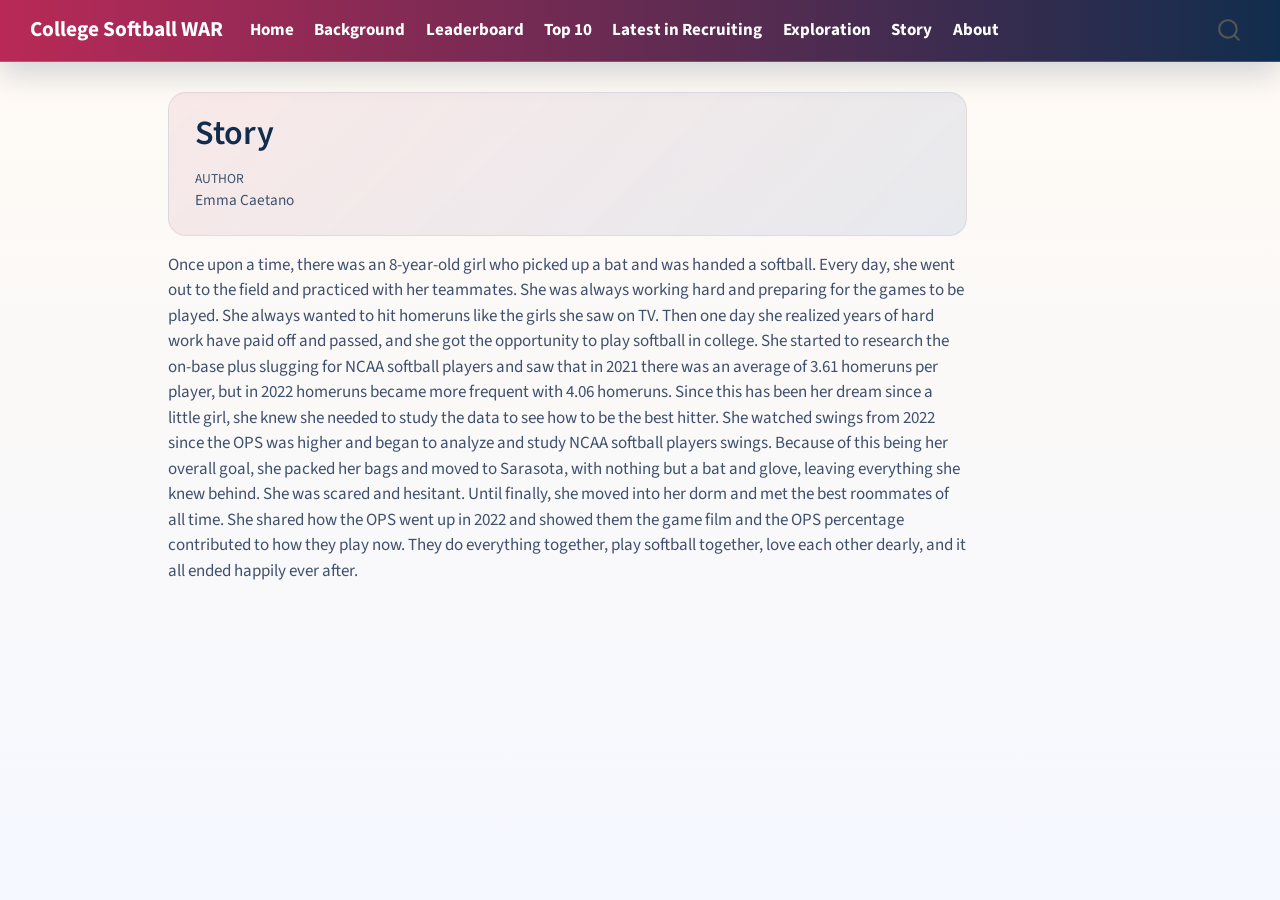
<file: story.html>
<!DOCTYPE html>
<html xmlns="http://www.w3.org/1999/xhtml" lang="en" xml:lang="en"><head>

<meta charset="utf-8">
<meta name="generator" content="quarto-1.10.18">

<meta name="viewport" content="width=device-width, initial-scale=1.0, user-scalable=yes">

<meta name="author" content="Emma Caetano">

<title>Story – College Softball WAR</title>
<style>
/* Default styles provided by pandoc.
** See https://pandoc.org/MANUAL.html#variables-for-html for config info.
*/
span.smallcaps{font-variant: small-caps;}
div.columns{display: flex; gap: 1.5em;}
div.column{flex: auto;}
@media screen {
div.columns{gap: min(4vw, 1.5em);}
div.column{overflow-x: auto;}
}
div.hanging-indent{margin-left: 1.5em; text-indent: -1.5em;}
ul.task-list{list-style: none;}
ul.task-list li input[type="checkbox"] {
  width: 0.8em;
  margin: 0 0.8em 0.2em -1em; /* quarto-specific, see https://github.com/quarto-dev/quarto-cli/issues/4556 */ 
  vertical-align: middle;
}
</style>


<script src="site_libs/quarto-nav/quarto-nav.js"></script>
<script src="site_libs/quarto-nav/headroom.min.js"></script>
<script src="site_libs/clipboard/clipboard.min.js"></script>
<script src="site_libs/quarto-search/autocomplete.umd.js"></script>
<script src="site_libs/quarto-search/fuse.min.js"></script>
<script src="site_libs/quarto-search/quarto-search.js"></script>
<meta name="quarto:offset" content="./">
<script src="site_libs/quarto-html/quarto.js" type="module"></script>
<script src="site_libs/quarto-html/tabsets/tabsets.js" type="module"></script>
<script src="site_libs/quarto-html/popper.min.js"></script>
<script src="site_libs/quarto-html/tippy.umd.min.js"></script>
<script src="site_libs/quarto-html/anchor.min.js"></script>
<link href="site_libs/quarto-html/tippy.css" rel="stylesheet">
<link href="site_libs/quarto-html/quarto-syntax-highlighting-64a204ab8560d761af7679ceaba22944.css" rel="stylesheet" id="quarto-text-highlighting-styles">
<script src="site_libs/bootstrap/bootstrap.min.js"></script>
<link href="site_libs/bootstrap/bootstrap-icons.css" rel="stylesheet">
<link href="site_libs/bootstrap/bootstrap-3eaf8885052e939fbbbe2bfb513fc417.min.css" rel="stylesheet" append-hash="true" id="quarto-bootstrap" data-mode="light">
<script id="quarto-search-options" type="application/json">{
  "location": "navbar",
  "copy-button": false,
  "collapse-after": 3,
  "panel-placement": "end",
  "type": "overlay",
  "limit": 50,
  "keyboard-shortcut": [
    "f",
    "/",
    "s"
  ],
  "show-item-context": false,
  "language": {
    "search-no-results-text": "No results",
    "search-matching-documents-text": "matching documents",
    "search-copy-link-title": "Copy link to search",
    "search-hide-matches-text": "Hide additional matches",
    "search-more-match-text": "more match in this document",
    "search-more-matches-text": "more matches in this document",
    "search-clear-button-title": "Clear",
    "search-text-placeholder": "",
    "search-detached-cancel-button-title": "Cancel",
    "search-submit-button-title": "Submit",
    "search-label": "Search"
  }
}</script>


<link rel="stylesheet" href="styles.css">
</head>

<body class="nav-fixed quarto-light">

<div id="quarto-search-results"></div>
  <header id="quarto-header" class="headroom fixed-top">
    <nav class="navbar navbar-expand-lg " data-bs-theme="dark">
      <div class="navbar-container container-fluid">
      <div class="navbar-brand-container mx-auto">
    <a class="navbar-brand" href="./index.html">
    <span class="navbar-title">College Softball WAR</span>
    </a>
  </div>
            <div id="quarto-search" class="" title="Search"></div>
          <button class="navbar-toggler" type="button" data-bs-toggle="collapse" data-bs-target="#navbarCollapse" aria-controls="navbarCollapse" role="menu" aria-expanded="false" aria-label="Toggle navigation" onclick="if (window.quartoToggleHeadroom) { window.quartoToggleHeadroom(); }">
  <span class="navbar-toggler-icon"></span>
</button>
          <div class="collapse navbar-collapse" id="navbarCollapse">
            <ul class="navbar-nav navbar-nav-scroll me-auto">
  <li class="nav-item">
    <a class="nav-link" href="./index.html"> 
<span class="menu-text">Home</span></a>
  </li>  
  <li class="nav-item">
    <a class="nav-link" href="./background.html"> 
<span class="menu-text">Background</span></a>
  </li>  
  <li class="nav-item">
    <a class="nav-link" href="./leaderboard.html"> 
<span class="menu-text">Leaderboard</span></a>
  </li>  
  <li class="nav-item">
    <a class="nav-link" href="./top10.html"> 
<span class="menu-text">Top 10</span></a>
  </li>  
  <li class="nav-item">
    <a class="nav-link" href="./latest-in-recruiting.html"> 
<span class="menu-text">Latest in Recruiting</span></a>
  </li>  
  <li class="nav-item">
    <a class="nav-link" href="./explore.html"> 
<span class="menu-text">Exploration</span></a>
  </li>  
  <li class="nav-item">
    <a class="nav-link active" href="./story.html" aria-current="page"> 
<span class="menu-text">Story</span></a>
  </li>  
  <li class="nav-item">
    <a class="nav-link" href="./about.html"> 
<span class="menu-text">About</span></a>
  </li>  
</ul>
          </div> <!-- /navcollapse -->
            <div class="quarto-navbar-tools">
</div>
      </div> <!-- /container-fluid -->
    </nav>
</header>
<!-- content -->
<div id="quarto-content" class="quarto-container page-columns page-rows-contents page-layout-article page-navbar">
<!-- sidebar -->
<!-- margin-sidebar -->
    <div id="quarto-margin-sidebar" class="sidebar margin-sidebar zindex-bottom">
        
    </div>
<!-- main -->
<main class="content" id="quarto-document-content">

<header id="title-block-header" class="quarto-title-block default">
<div class="quarto-title">
<h1 class="title">Story</h1>
</div>



<div class="quarto-title-meta">

    <div>
    <div class="quarto-title-meta-heading">Author</div>
    <div class="quarto-title-meta-contents">
             <p>Emma Caetano </p>
          </div>
  </div>
    
  
    
  </div>
  


</header>


<p>Once upon a time, there was an 8-year-old girl who picked up a bat and was handed a softball. Every day, she went out to the field and practiced with her teammates. She was always working hard and preparing for the games to be played. She always wanted to hit homeruns like the girls she saw on TV. Then one day she realized years of hard work have paid off and passed, and she got the opportunity to play softball in college. She started to research the on-base plus slugging for NCAA softball players and saw that in 2021 there was an average of 3.61 homeruns per player, but in 2022 homeruns became more frequent with 4.06 homeruns. Since this has been her dream since a little girl, she knew she needed to study the data to see how to be the best hitter. She watched swings from 2022 since the OPS was higher and began to analyze and study NCAA softball players swings. Because of this being her overall goal, she packed her bags and moved to Sarasota, with nothing but a bat and glove, leaving everything she knew behind. She was scared and hesitant. Until finally, she moved into her dorm and met the best roommates of all time. She shared how the OPS went up in 2022 and showed them the game film and the OPS percentage contributed to how they play now. They do everything together, play softball together, love each other dearly, and it all ended happily ever after.</p>



</main> <!-- /main -->
<script id="quarto-html-after-body" type="application/javascript">
  window.document.addEventListener("DOMContentLoaded", function (event) {
    const icon = "";
    const anchorJS = new window.AnchorJS();
    anchorJS.options = {
      placement: 'right',
      icon: icon
    };
    anchorJS.add('.anchored');
    const isCodeAnnotation = (el) => {
      for (const clz of el.classList) {
        if (clz.startsWith('code-annotation-')) {                     
          return true;
        }
      }
      return false;
    }
    const onCopySuccess = function(e) {
      // button target
      const button = e.trigger;
      // don't keep focus
      button.blur();
      // flash "checked"
      button.classList.add('code-copy-button-checked');
      var currentTitle = button.getAttribute("title");
      button.setAttribute("title", "Copied!");
      let tooltip;
      if (window.bootstrap) {
        button.setAttribute("data-bs-toggle", "tooltip");
        button.setAttribute("data-bs-placement", "left");
        button.setAttribute("data-bs-title", "Copied!");
        tooltip = new bootstrap.Tooltip(button, 
          { trigger: "manual", 
            customClass: "code-copy-button-tooltip",
            offset: [0, -8]});
        tooltip.show();    
      }
      setTimeout(function() {
        if (tooltip) {
          tooltip.hide();
          button.removeAttribute("data-bs-title");
          button.removeAttribute("data-bs-toggle");
          button.removeAttribute("data-bs-placement");
        }
        button.setAttribute("title", currentTitle);
        button.classList.remove('code-copy-button-checked');
      }, 1000);
      // clear code selection
      e.clearSelection();
    }
    const getTextToCopy = function(trigger) {
      const outerScaffold = trigger.parentElement.cloneNode(true);
      const codeEl = outerScaffold.querySelector('code');
      for (const childEl of codeEl.children) {
        if (isCodeAnnotation(childEl)) {
          childEl.remove();
        }
      }
      return codeEl.innerText;
    }
    const clipboard = new window.ClipboardJS('.code-copy-button:not([data-in-quarto-modal])', {
      text: getTextToCopy
    });
    clipboard.on('success', onCopySuccess);
    if (window.document.getElementById('quarto-embedded-source-code-modal')) {
      const clipboardModal = new window.ClipboardJS('.code-copy-button[data-in-quarto-modal]', {
        text: getTextToCopy,
        container: window.document.getElementById('quarto-embedded-source-code-modal')
      });
      clipboardModal.on('success', onCopySuccess);
    }
      var localhostRegex = new RegExp(/^(?:http|https):\/\/localhost\:?[0-9]*\//);
      var mailtoRegex = new RegExp(/^mailto:/);
        var filterRegex = new RegExp("https:\/\/ecaetano-30\.github\.io\/college-softball-WAR\/");
      var isInternal = (href) => {
          return filterRegex.test(href) || localhostRegex.test(href) || mailtoRegex.test(href);
      }
      // Inspect non-navigation links and adorn them if external
     var links = window.document.querySelectorAll('a[href]:not(.nav-link):not(.navbar-brand):not(.toc-action):not(.sidebar-link):not(.sidebar-item-toggle):not(.pagination-link):not(.no-external):not([aria-hidden]):not(.dropdown-item):not(.quarto-navigation-tool):not(.about-link)');
      for (var i=0; i<links.length; i++) {
        const link = links[i];
        if (!isInternal(link.href)) {
          // undo the damage that might have been done by quarto-nav.js in the case of
          // links that we want to consider external
          if (link.dataset.originalHref !== undefined) {
            link.href = link.dataset.originalHref;
          }
        }
      }
    function tippyHover(el, contentFn, onTriggerFn, onUntriggerFn) {
      const config = {
        allowHTML: true,
        maxWidth: 500,
        delay: 100,
        arrow: false,
        appendTo: function(el) {
            return el.parentElement;
        },
        interactive: true,
        interactiveBorder: 10,
        theme: 'quarto',
        placement: 'bottom-start',
      };
      if (contentFn) {
        config.content = contentFn;
      }
      if (onTriggerFn) {
        config.onTrigger = onTriggerFn;
      }
      if (onUntriggerFn) {
        config.onUntrigger = onUntriggerFn;
      }
      window.tippy(el, config); 
    }
    const noterefs = window.document.querySelectorAll('a[role="doc-noteref"]');
    for (var i=0; i<noterefs.length; i++) {
      const ref = noterefs[i];
      tippyHover(ref, function() {
        // use id or data attribute instead here
        let href = ref.getAttribute('data-footnote-href') || ref.getAttribute('href');
        try { href = new URL(href).hash; } catch {}
        const id = href.replace(/^#\/?/, "");
        const note = window.document.getElementById(id);
        if (note) {
          return note.innerHTML;
        } else {
          return "";
        }
      });
    }
    const xrefs = window.document.querySelectorAll('a.quarto-xref');
    const processXRef = (id, note) => {
      // Strip column container classes
      const stripColumnClz = (el) => {
        el.classList.remove("page-full", "page-columns");
        if (el.children) {
          for (const child of el.children) {
            stripColumnClz(child);
          }
        }
      }
      stripColumnClz(note)
      if (id === null || id.startsWith('sec-')) {
        // Special case sections, only their first couple elements
        const container = document.createElement("div");
        if (note.children && note.children.length > 2) {
          container.appendChild(note.children[0].cloneNode(true));
          for (let i = 1; i < note.children.length; i++) {
            const child = note.children[i];
            if (child.tagName === "P" && child.innerText === "") {
              continue;
            } else {
              container.appendChild(child.cloneNode(true));
              break;
            }
          }
          if (window.Quarto?.typesetMath) {
            window.Quarto.typesetMath(container);
          }
          return container.innerHTML
        } else {
          if (window.Quarto?.typesetMath) {
            window.Quarto.typesetMath(note);
          }
          return note.innerHTML;
        }
      } else {
        // Remove any anchor links if they are present
        const anchorLink = note.querySelector('a.anchorjs-link');
        if (anchorLink) {
          anchorLink.remove();
        }
        if (window.Quarto?.typesetMath) {
          window.Quarto.typesetMath(note);
        }
        if (note.classList.contains("callout")) {
          return note.outerHTML;
        } else {
          return note.innerHTML;
        }
      }
    }
    for (var i=0; i<xrefs.length; i++) {
      const xref = xrefs[i];
      tippyHover(xref, undefined, function(instance) {
        instance.disable();
        let url = xref.getAttribute('href');
        let hash = undefined; 
        if (url.startsWith('#')) {
          hash = url;
        } else {
          try { hash = new URL(url).hash; } catch {}
        }
        if (hash) {
          const id = hash.replace(/^#\/?/, "");
          const note = window.document.getElementById(id);
          if (note !== null) {
            try {
              const html = processXRef(id, note.cloneNode(true));
              instance.setContent(html);
            } finally {
              instance.enable();
              instance.show();
            }
          } else {
            // See if we can fetch this
            fetch(url.split('#')[0])
            .then(res => res.text())
            .then(html => {
              const parser = new DOMParser();
              const htmlDoc = parser.parseFromString(html, "text/html");
              const note = htmlDoc.getElementById(id);
              if (note !== null) {
                const html = processXRef(id, note);
                instance.setContent(html);
              } 
            }).finally(() => {
              instance.enable();
              instance.show();
            });
          }
        } else {
          // See if we can fetch a full url (with no hash to target)
          // This is a special case and we should probably do some content thinning / targeting
          fetch(url)
          .then(res => res.text())
          .then(html => {
            const parser = new DOMParser();
            const htmlDoc = parser.parseFromString(html, "text/html");
            const note = htmlDoc.querySelector('main.content');
            if (note !== null) {
              // This should only happen for chapter cross references
              // (since there is no id in the URL)
              // remove the first header
              if (note.children.length > 0 && note.children[0].tagName === "HEADER") {
                note.children[0].remove();
              }
              const html = processXRef(null, note);
              instance.setContent(html);
            } 
          }).finally(() => {
            instance.enable();
            instance.show();
          });
        }
      }, function(instance) {
      });
    }
        let selectedAnnoteEl;
        const selectorForAnnotation = ( cell, annotation) => {
          let cellAttr = 'data-code-cell="' + cell + '"';
          let lineAttr = 'data-code-annotation="' +  annotation + '"';
          const selector = 'span[' + cellAttr + '][' + lineAttr + ']';
          return selector;
        }
        const selectCodeLines = (annoteEl) => {
          const doc = window.document;
          const targetCell = annoteEl.getAttribute("data-target-cell");
          const targetAnnotation = annoteEl.getAttribute("data-target-annotation");
          const annoteSpan = window.document.querySelector(selectorForAnnotation(targetCell, targetAnnotation));
          const lines = annoteSpan.getAttribute("data-code-lines").split(",");
          const lineIds = lines.map((line) => {
            return targetCell + "-" + line;
          })
          let top = null;
          let height = null;
          let parent = null;
          if (lineIds.length > 0) {
              //compute the position of the single el (top and bottom and make a div)
              const el = window.document.getElementById(lineIds[0]);
              top = el.offsetTop;
              height = el.offsetHeight;
              parent = el.parentElement.parentElement;
            if (lineIds.length > 1) {
              const lastEl = window.document.getElementById(lineIds[lineIds.length - 1]);
              const bottom = lastEl.offsetTop + lastEl.offsetHeight;
              height = bottom - top;
            }
            if (top !== null && height !== null && parent !== null) {
              // cook up a div (if necessary) and position it 
              let div = window.document.getElementById("code-annotation-line-highlight");
              if (div === null) {
                div = window.document.createElement("div");
                div.setAttribute("id", "code-annotation-line-highlight");
                div.style.position = 'absolute';
                parent.appendChild(div);
              }
              div.style.top = top - 2 + "px";
              div.style.height = height + 4 + "px";
              div.style.left = 0;
              let gutterDiv = window.document.getElementById("code-annotation-line-highlight-gutter");
              if (gutterDiv === null) {
                gutterDiv = window.document.createElement("div");
                gutterDiv.setAttribute("id", "code-annotation-line-highlight-gutter");
                gutterDiv.style.position = 'absolute';
                const codeCell = window.document.getElementById(targetCell);
                const gutter = codeCell.querySelector('.code-annotation-gutter');
                gutter.appendChild(gutterDiv);
              }
              gutterDiv.style.top = top - 2 + "px";
              gutterDiv.style.height = height + 4 + "px";
            }
            selectedAnnoteEl = annoteEl;
          }
        };
        const unselectCodeLines = () => {
          const elementsIds = ["code-annotation-line-highlight", "code-annotation-line-highlight-gutter"];
          elementsIds.forEach((elId) => {
            const div = window.document.getElementById(elId);
            if (div) {
              div.remove();
            }
          });
          selectedAnnoteEl = undefined;
        };
          // Handle positioning of the toggle
      window.addEventListener(
        "resize",
        throttle(() => {
          elRect = undefined;
          if (selectedAnnoteEl) {
            selectCodeLines(selectedAnnoteEl);
          }
        }, 10)
      );
      function throttle(fn, ms) {
      let throttle = false;
      let timer;
        return (...args) => {
          if(!throttle) { // first call gets through
              fn.apply(this, args);
              throttle = true;
          } else { // all the others get throttled
              if(timer) clearTimeout(timer); // cancel #2
              timer = setTimeout(() => {
                fn.apply(this, args);
                timer = throttle = false;
              }, ms);
          }
        };
      }
        // Attach click handler to the DT
        const annoteDls = window.document.querySelectorAll('dt[data-target-cell]');
        for (const annoteDlNode of annoteDls) {
          annoteDlNode.addEventListener('click', (event) => {
            const clickedEl = event.target;
            if (clickedEl !== selectedAnnoteEl) {
              unselectCodeLines();
              const activeEl = window.document.querySelector('dt[data-target-cell].code-annotation-active');
              if (activeEl) {
                activeEl.classList.remove('code-annotation-active');
              }
              selectCodeLines(clickedEl);
              clickedEl.classList.add('code-annotation-active');
            } else {
              // Unselect the line
              unselectCodeLines();
              clickedEl.classList.remove('code-annotation-active');
            }
          });
        }
    const findCites = (el) => {
      const parentEl = el.parentElement;
      if (parentEl) {
        const cites = parentEl.dataset.cites;
        if (cites) {
          return {
            el,
            cites: cites.split(' ')
          };
        } else {
          return findCites(el.parentElement)
        }
      } else {
        return undefined;
      }
    };
    var bibliorefs = window.document.querySelectorAll('a[role="doc-biblioref"]');
    for (var i=0; i<bibliorefs.length; i++) {
      const ref = bibliorefs[i];
      const citeInfo = findCites(ref);
      if (citeInfo) {
        tippyHover(citeInfo.el, function() {
          var popup = window.document.createElement('div');
          citeInfo.cites.forEach(function(cite) {
            var citeDiv = window.document.createElement('div');
            citeDiv.classList.add('hanging-indent');
            citeDiv.classList.add('csl-entry');
            var biblioDiv = window.document.getElementById('ref-' + cite);
            if (biblioDiv) {
              citeDiv.innerHTML = biblioDiv.innerHTML;
            }
            popup.appendChild(citeDiv);
          });
          return popup.innerHTML;
        });
      }
    }
  });
  </script>
</div> <!-- /content -->




</body></html>
</file>
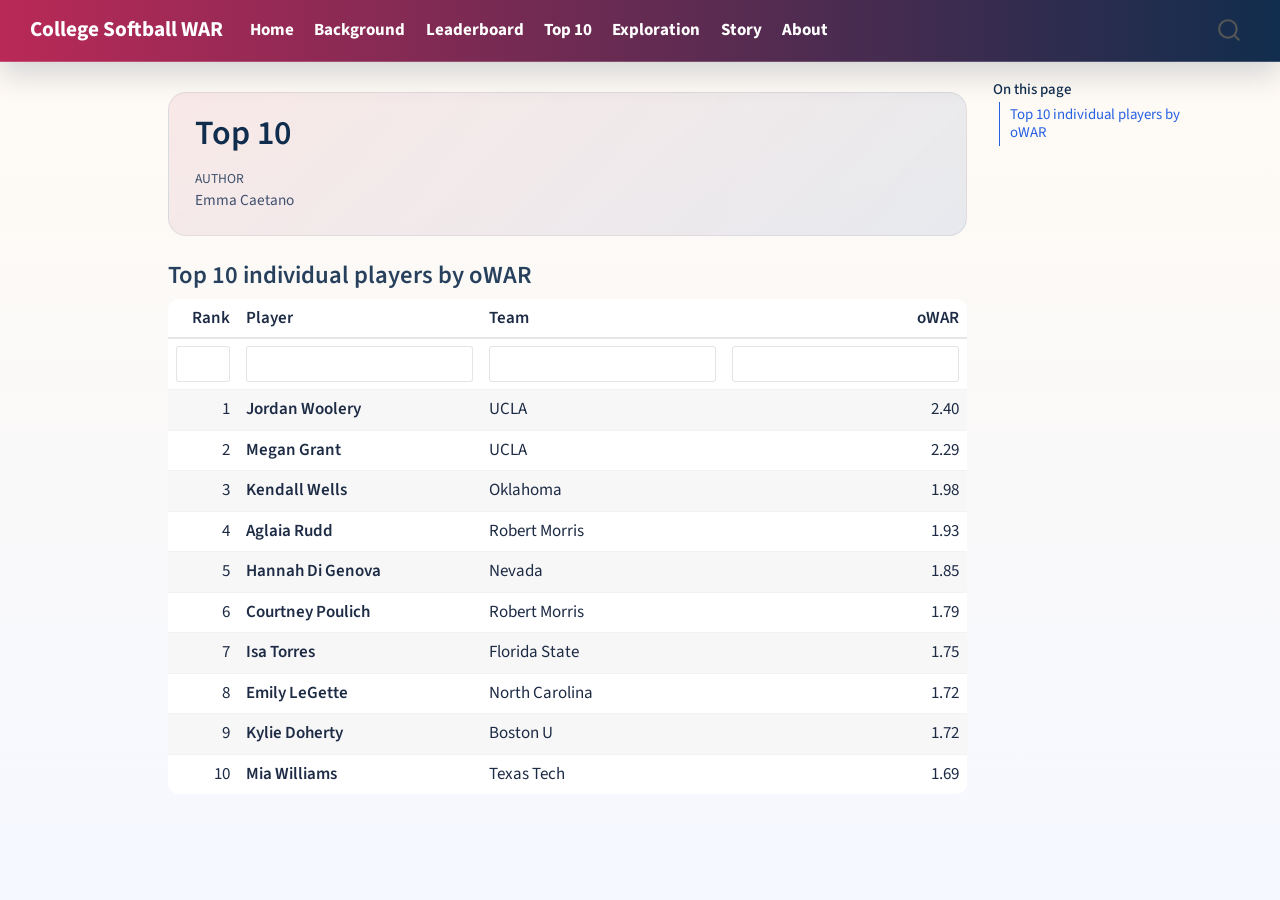
<file: top10.html>
<!DOCTYPE html>
<html xmlns="http://www.w3.org/1999/xhtml" lang="en" xml:lang="en"><head>

<meta charset="utf-8">
<meta name="generator" content="quarto-1.10.18">

<meta name="viewport" content="width=device-width, initial-scale=1.0, user-scalable=yes">

<meta name="author" content="Emma Caetano">

<title>Top 10 – College Softball WAR</title>
<style>
/* Default styles provided by pandoc.
** See https://pandoc.org/MANUAL.html#variables-for-html for config info.
*/
span.smallcaps{font-variant: small-caps;}
div.columns{display: flex; gap: 1.5em;}
div.column{flex: auto;}
@media screen {
div.columns{gap: min(4vw, 1.5em);}
div.column{overflow-x: auto;}
}
div.hanging-indent{margin-left: 1.5em; text-indent: -1.5em;}
ul.task-list{list-style: none;}
ul.task-list li input[type="checkbox"] {
  width: 0.8em;
  margin: 0 0.8em 0.2em -1em; /* quarto-specific, see https://github.com/quarto-dev/quarto-cli/issues/4556 */ 
  vertical-align: middle;
}
</style>


<script src="site_libs/quarto-nav/quarto-nav.js"></script>
<script src="site_libs/quarto-nav/headroom.min.js"></script>
<script src="site_libs/clipboard/clipboard.min.js"></script>
<script src="site_libs/quarto-search/autocomplete.umd.js"></script>
<script src="site_libs/quarto-search/fuse.min.js"></script>
<script src="site_libs/quarto-search/quarto-search.js"></script>
<meta name="quarto:offset" content="./">
<script src="site_libs/quarto-html/quarto.js" type="module"></script>
<script src="site_libs/quarto-html/tabsets/tabsets.js" type="module"></script>
<script src="site_libs/quarto-html/popper.min.js"></script>
<script src="site_libs/quarto-html/tippy.umd.min.js"></script>
<script src="site_libs/quarto-html/anchor.min.js"></script>
<link href="site_libs/quarto-html/tippy.css" rel="stylesheet">
<link href="site_libs/quarto-html/quarto-syntax-highlighting-64a204ab8560d761af7679ceaba22944.css" rel="stylesheet" id="quarto-text-highlighting-styles">
<script src="site_libs/bootstrap/bootstrap.min.js"></script>
<link href="site_libs/bootstrap/bootstrap-icons.css" rel="stylesheet">
<link href="site_libs/bootstrap/bootstrap-3eaf8885052e939fbbbe2bfb513fc417.min.css" rel="stylesheet" append-hash="true" id="quarto-bootstrap" data-mode="light">
<script id="quarto-search-options" type="application/json">{
  "location": "navbar",
  "copy-button": false,
  "collapse-after": 3,
  "panel-placement": "end",
  "type": "overlay",
  "limit": 50,
  "keyboard-shortcut": [
    "f",
    "/",
    "s"
  ],
  "show-item-context": false,
  "language": {
    "search-no-results-text": "No results",
    "search-matching-documents-text": "matching documents",
    "search-copy-link-title": "Copy link to search",
    "search-hide-matches-text": "Hide additional matches",
    "search-more-match-text": "more match in this document",
    "search-more-matches-text": "more matches in this document",
    "search-clear-button-title": "Clear",
    "search-text-placeholder": "",
    "search-detached-cancel-button-title": "Cancel",
    "search-submit-button-title": "Submit",
    "search-label": "Search"
  }
}</script>
<script src="site_libs/core-js-2.5.3/shim.min.js"></script>
<script src="site_libs/react-18.2.0/react.min.js"></script>
<script src="site_libs/react-18.2.0/react-dom.min.js"></script>
<script src="site_libs/reactwidget-2.0.0/react-tools.js"></script>
<link href="site_libs/htmltools-fill-0.5.9/fill.css" rel="stylesheet">
<script src="site_libs/htmlwidgets-1.6.4/htmlwidgets.js"></script>
<link href="site_libs/reactable-0.4.5/reactable.css" rel="stylesheet">
<script src="site_libs/reactable-binding-0.4.5/reactable.js"></script>


<link rel="stylesheet" href="styles.css">
</head>

<body class="nav-fixed quarto-light">

<div id="quarto-search-results"></div>
  <header id="quarto-header" class="headroom fixed-top">
    <nav class="navbar navbar-expand-lg " data-bs-theme="dark">
      <div class="navbar-container container-fluid">
      <div class="navbar-brand-container mx-auto">
    <a class="navbar-brand" href="./index.html">
    <span class="navbar-title">College Softball WAR</span>
    </a>
  </div>
            <div id="quarto-search" class="" title="Search"></div>
          <button class="navbar-toggler" type="button" data-bs-toggle="collapse" data-bs-target="#navbarCollapse" aria-controls="navbarCollapse" role="menu" aria-expanded="false" aria-label="Toggle navigation" onclick="if (window.quartoToggleHeadroom) { window.quartoToggleHeadroom(); }">
  <span class="navbar-toggler-icon"></span>
</button>
          <div class="collapse navbar-collapse" id="navbarCollapse">
            <ul class="navbar-nav navbar-nav-scroll me-auto">
  <li class="nav-item">
    <a class="nav-link" href="./index.html"> 
<span class="menu-text">Home</span></a>
  </li>  
  <li class="nav-item">
    <a class="nav-link" href="./background.html"> 
<span class="menu-text">Background</span></a>
  </li>  
  <li class="nav-item">
    <a class="nav-link" href="./leaderboard.html"> 
<span class="menu-text">Leaderboard</span></a>
  </li>  
  <li class="nav-item">
    <a class="nav-link active" href="./top10.html" aria-current="page"> 
<span class="menu-text">Top 10</span></a>
  </li>  
  <li class="nav-item">
    <a class="nav-link" href="./explore.html"> 
<span class="menu-text">Exploration</span></a>
  </li>  
  <li class="nav-item">
    <a class="nav-link" href="./story.html"> 
<span class="menu-text">Story</span></a>
  </li>  
  <li class="nav-item">
    <a class="nav-link" href="./about.html"> 
<span class="menu-text">About</span></a>
  </li>  
</ul>
          </div> <!-- /navcollapse -->
            <div class="quarto-navbar-tools">
</div>
      </div> <!-- /container-fluid -->
    </nav>
</header>
<!-- content -->
<div id="quarto-content" class="quarto-container page-columns page-rows-contents page-layout-article page-navbar">
<!-- sidebar -->
<!-- margin-sidebar -->
    <div id="quarto-margin-sidebar" class="sidebar margin-sidebar">
        <nav id="TOC" role="doc-toc" class="toc-active">
    <h2 id="toc-title">On this page</h2>
   
  <ul>
  <li><a href="#top-10-individual-players-by-owar" id="toc-top-10-individual-players-by-owar" class="nav-link active" data-scroll-target="#top-10-individual-players-by-owar">Top 10 individual players by oWAR</a></li>
  </ul>
</nav>
    </div>
<!-- main -->
<main class="content" id="quarto-document-content">

<header id="title-block-header" class="quarto-title-block default">
<div class="quarto-title">
<h1 class="title">Top 10</h1>
</div>



<div class="quarto-title-meta">

    <div>
    <div class="quarto-title-meta-heading">Author</div>
    <div class="quarto-title-meta-contents">
             <p>Emma Caetano </p>
          </div>
  </div>
    
  
    
  </div>
  


</header>


<section id="top-10-individual-players-by-owar" class="level3">
<h3 class="anchored" data-anchor-id="top-10-individual-players-by-owar">Top 10 individual players by oWAR</h3>
<div class="cell">
<div class="cell-output-display">
<div class="reactable html-widget html-fill-item" id="htmlwidget-aaa73bca301f5d24d9f2" style="width:auto;height:auto;"></div>
<script type="application/json" data-for="htmlwidget-aaa73bca301f5d24d9f2">{"x":{"tag":{"name":"Reactable","attribs":{"data":{"Rank":[1,2,3,4,5,6,7,8,9,10],"Player":["Jordan Woolery","Megan Grant","Kendall Wells","Aglaia Rudd","Hannah Di Genova","Courtney Poulich","Isa Torres","Emily LeGette","Kylie Doherty","Mia Williams"],"Team":["UCLA","UCLA","Oklahoma","Robert Morris","Nevada","Robert Morris","Florida State","North Carolina","Boston U","Texas Tech"],"oWAR":[2.4,2.29,1.98,1.93,1.85,1.79,1.75,1.72,1.72,1.69]},"columns":[{"id":"Rank","name":"Rank","type":"numeric","width":70},{"id":"Player","name":"Player","type":"character","filterable":true,"style":{"fontWeight":600}},{"id":"Team","name":"Team","type":"character","filterable":true},{"id":"oWAR","name":"oWAR","type":"numeric","format":{"cell":{"digits":2},"aggregated":{"digits":2}}}],"filterable":true,"defaultPageSize":10,"striped":true,"dataKey":"07aef1a6e5a73a2a31beee0aabe65266"},"children":[]},"class":"reactR_markup"},"evals":[],"jsHooks":[]}</script>
</div>
</div>


</section>

</main> <!-- /main -->
<script id="quarto-html-after-body" type="application/javascript">
  window.document.addEventListener("DOMContentLoaded", function (event) {
    const icon = "";
    const anchorJS = new window.AnchorJS();
    anchorJS.options = {
      placement: 'right',
      icon: icon
    };
    anchorJS.add('.anchored');
    const isCodeAnnotation = (el) => {
      for (const clz of el.classList) {
        if (clz.startsWith('code-annotation-')) {                     
          return true;
        }
      }
      return false;
    }
    const onCopySuccess = function(e) {
      // button target
      const button = e.trigger;
      // don't keep focus
      button.blur();
      // flash "checked"
      button.classList.add('code-copy-button-checked');
      var currentTitle = button.getAttribute("title");
      button.setAttribute("title", "Copied!");
      let tooltip;
      if (window.bootstrap) {
        button.setAttribute("data-bs-toggle", "tooltip");
        button.setAttribute("data-bs-placement", "left");
        button.setAttribute("data-bs-title", "Copied!");
        tooltip = new bootstrap.Tooltip(button, 
          { trigger: "manual", 
            customClass: "code-copy-button-tooltip",
            offset: [0, -8]});
        tooltip.show();    
      }
      setTimeout(function() {
        if (tooltip) {
          tooltip.hide();
          button.removeAttribute("data-bs-title");
          button.removeAttribute("data-bs-toggle");
          button.removeAttribute("data-bs-placement");
        }
        button.setAttribute("title", currentTitle);
        button.classList.remove('code-copy-button-checked');
      }, 1000);
      // clear code selection
      e.clearSelection();
    }
    const getTextToCopy = function(trigger) {
      const outerScaffold = trigger.parentElement.cloneNode(true);
      const codeEl = outerScaffold.querySelector('code');
      for (const childEl of codeEl.children) {
        if (isCodeAnnotation(childEl)) {
          childEl.remove();
        }
      }
      return codeEl.innerText;
    }
    const clipboard = new window.ClipboardJS('.code-copy-button:not([data-in-quarto-modal])', {
      text: getTextToCopy
    });
    clipboard.on('success', onCopySuccess);
    if (window.document.getElementById('quarto-embedded-source-code-modal')) {
      const clipboardModal = new window.ClipboardJS('.code-copy-button[data-in-quarto-modal]', {
        text: getTextToCopy,
        container: window.document.getElementById('quarto-embedded-source-code-modal')
      });
      clipboardModal.on('success', onCopySuccess);
    }
      var localhostRegex = new RegExp(/^(?:http|https):\/\/localhost\:?[0-9]*\//);
      var mailtoRegex = new RegExp(/^mailto:/);
        var filterRegex = new RegExp("https:\/\/ecaetano-30\.github\.io\/college-softball-WAR\/");
      var isInternal = (href) => {
          return filterRegex.test(href) || localhostRegex.test(href) || mailtoRegex.test(href);
      }
      // Inspect non-navigation links and adorn them if external
     var links = window.document.querySelectorAll('a[href]:not(.nav-link):not(.navbar-brand):not(.toc-action):not(.sidebar-link):not(.sidebar-item-toggle):not(.pagination-link):not(.no-external):not([aria-hidden]):not(.dropdown-item):not(.quarto-navigation-tool):not(.about-link)');
      for (var i=0; i<links.length; i++) {
        const link = links[i];
        if (!isInternal(link.href)) {
          // undo the damage that might have been done by quarto-nav.js in the case of
          // links that we want to consider external
          if (link.dataset.originalHref !== undefined) {
            link.href = link.dataset.originalHref;
          }
        }
      }
    function tippyHover(el, contentFn, onTriggerFn, onUntriggerFn) {
      const config = {
        allowHTML: true,
        maxWidth: 500,
        delay: 100,
        arrow: false,
        appendTo: function(el) {
            return el.parentElement;
        },
        interactive: true,
        interactiveBorder: 10,
        theme: 'quarto',
        placement: 'bottom-start',
      };
      if (contentFn) {
        config.content = contentFn;
      }
      if (onTriggerFn) {
        config.onTrigger = onTriggerFn;
      }
      if (onUntriggerFn) {
        config.onUntrigger = onUntriggerFn;
      }
      window.tippy(el, config); 
    }
    const noterefs = window.document.querySelectorAll('a[role="doc-noteref"]');
    for (var i=0; i<noterefs.length; i++) {
      const ref = noterefs[i];
      tippyHover(ref, function() {
        // use id or data attribute instead here
        let href = ref.getAttribute('data-footnote-href') || ref.getAttribute('href');
        try { href = new URL(href).hash; } catch {}
        const id = href.replace(/^#\/?/, "");
        const note = window.document.getElementById(id);
        if (note) {
          return note.innerHTML;
        } else {
          return "";
        }
      });
    }
    const xrefs = window.document.querySelectorAll('a.quarto-xref');
    const processXRef = (id, note) => {
      // Strip column container classes
      const stripColumnClz = (el) => {
        el.classList.remove("page-full", "page-columns");
        if (el.children) {
          for (const child of el.children) {
            stripColumnClz(child);
          }
        }
      }
      stripColumnClz(note)
      if (id === null || id.startsWith('sec-')) {
        // Special case sections, only their first couple elements
        const container = document.createElement("div");
        if (note.children && note.children.length > 2) {
          container.appendChild(note.children[0].cloneNode(true));
          for (let i = 1; i < note.children.length; i++) {
            const child = note.children[i];
            if (child.tagName === "P" && child.innerText === "") {
              continue;
            } else {
              container.appendChild(child.cloneNode(true));
              break;
            }
          }
          if (window.Quarto?.typesetMath) {
            window.Quarto.typesetMath(container);
          }
          return container.innerHTML
        } else {
          if (window.Quarto?.typesetMath) {
            window.Quarto.typesetMath(note);
          }
          return note.innerHTML;
        }
      } else {
        // Remove any anchor links if they are present
        const anchorLink = note.querySelector('a.anchorjs-link');
        if (anchorLink) {
          anchorLink.remove();
        }
        if (window.Quarto?.typesetMath) {
          window.Quarto.typesetMath(note);
        }
        if (note.classList.contains("callout")) {
          return note.outerHTML;
        } else {
          return note.innerHTML;
        }
      }
    }
    for (var i=0; i<xrefs.length; i++) {
      const xref = xrefs[i];
      tippyHover(xref, undefined, function(instance) {
        instance.disable();
        let url = xref.getAttribute('href');
        let hash = undefined; 
        if (url.startsWith('#')) {
          hash = url;
        } else {
          try { hash = new URL(url).hash; } catch {}
        }
        if (hash) {
          const id = hash.replace(/^#\/?/, "");
          const note = window.document.getElementById(id);
          if (note !== null) {
            try {
              const html = processXRef(id, note.cloneNode(true));
              instance.setContent(html);
            } finally {
              instance.enable();
              instance.show();
            }
          } else {
            // See if we can fetch this
            fetch(url.split('#')[0])
            .then(res => res.text())
            .then(html => {
              const parser = new DOMParser();
              const htmlDoc = parser.parseFromString(html, "text/html");
              const note = htmlDoc.getElementById(id);
              if (note !== null) {
                const html = processXRef(id, note);
                instance.setContent(html);
              } 
            }).finally(() => {
              instance.enable();
              instance.show();
            });
          }
        } else {
          // See if we can fetch a full url (with no hash to target)
          // This is a special case and we should probably do some content thinning / targeting
          fetch(url)
          .then(res => res.text())
          .then(html => {
            const parser = new DOMParser();
            const htmlDoc = parser.parseFromString(html, "text/html");
            const note = htmlDoc.querySelector('main.content');
            if (note !== null) {
              // This should only happen for chapter cross references
              // (since there is no id in the URL)
              // remove the first header
              if (note.children.length > 0 && note.children[0].tagName === "HEADER") {
                note.children[0].remove();
              }
              const html = processXRef(null, note);
              instance.setContent(html);
            } 
          }).finally(() => {
            instance.enable();
            instance.show();
          });
        }
      }, function(instance) {
      });
    }
        let selectedAnnoteEl;
        const selectorForAnnotation = ( cell, annotation) => {
          let cellAttr = 'data-code-cell="' + cell + '"';
          let lineAttr = 'data-code-annotation="' +  annotation + '"';
          const selector = 'span[' + cellAttr + '][' + lineAttr + ']';
          return selector;
        }
        const selectCodeLines = (annoteEl) => {
          const doc = window.document;
          const targetCell = annoteEl.getAttribute("data-target-cell");
          const targetAnnotation = annoteEl.getAttribute("data-target-annotation");
          const annoteSpan = window.document.querySelector(selectorForAnnotation(targetCell, targetAnnotation));
          const lines = annoteSpan.getAttribute("data-code-lines").split(",");
          const lineIds = lines.map((line) => {
            return targetCell + "-" + line;
          })
          let top = null;
          let height = null;
          let parent = null;
          if (lineIds.length > 0) {
              //compute the position of the single el (top and bottom and make a div)
              const el = window.document.getElementById(lineIds[0]);
              top = el.offsetTop;
              height = el.offsetHeight;
              parent = el.parentElement.parentElement;
            if (lineIds.length > 1) {
              const lastEl = window.document.getElementById(lineIds[lineIds.length - 1]);
              const bottom = lastEl.offsetTop + lastEl.offsetHeight;
              height = bottom - top;
            }
            if (top !== null && height !== null && parent !== null) {
              // cook up a div (if necessary) and position it 
              let div = window.document.getElementById("code-annotation-line-highlight");
              if (div === null) {
                div = window.document.createElement("div");
                div.setAttribute("id", "code-annotation-line-highlight");
                div.style.position = 'absolute';
                parent.appendChild(div);
              }
              div.style.top = top - 2 + "px";
              div.style.height = height + 4 + "px";
              div.style.left = 0;
              let gutterDiv = window.document.getElementById("code-annotation-line-highlight-gutter");
              if (gutterDiv === null) {
                gutterDiv = window.document.createElement("div");
                gutterDiv.setAttribute("id", "code-annotation-line-highlight-gutter");
                gutterDiv.style.position = 'absolute';
                const codeCell = window.document.getElementById(targetCell);
                const gutter = codeCell.querySelector('.code-annotation-gutter');
                gutter.appendChild(gutterDiv);
              }
              gutterDiv.style.top = top - 2 + "px";
              gutterDiv.style.height = height + 4 + "px";
            }
            selectedAnnoteEl = annoteEl;
          }
        };
        const unselectCodeLines = () => {
          const elementsIds = ["code-annotation-line-highlight", "code-annotation-line-highlight-gutter"];
          elementsIds.forEach((elId) => {
            const div = window.document.getElementById(elId);
            if (div) {
              div.remove();
            }
          });
          selectedAnnoteEl = undefined;
        };
          // Handle positioning of the toggle
      window.addEventListener(
        "resize",
        throttle(() => {
          elRect = undefined;
          if (selectedAnnoteEl) {
            selectCodeLines(selectedAnnoteEl);
          }
        }, 10)
      );
      function throttle(fn, ms) {
      let throttle = false;
      let timer;
        return (...args) => {
          if(!throttle) { // first call gets through
              fn.apply(this, args);
              throttle = true;
          } else { // all the others get throttled
              if(timer) clearTimeout(timer); // cancel #2
              timer = setTimeout(() => {
                fn.apply(this, args);
                timer = throttle = false;
              }, ms);
          }
        };
      }
        // Attach click handler to the DT
        const annoteDls = window.document.querySelectorAll('dt[data-target-cell]');
        for (const annoteDlNode of annoteDls) {
          annoteDlNode.addEventListener('click', (event) => {
            const clickedEl = event.target;
            if (clickedEl !== selectedAnnoteEl) {
              unselectCodeLines();
              const activeEl = window.document.querySelector('dt[data-target-cell].code-annotation-active');
              if (activeEl) {
                activeEl.classList.remove('code-annotation-active');
              }
              selectCodeLines(clickedEl);
              clickedEl.classList.add('code-annotation-active');
            } else {
              // Unselect the line
              unselectCodeLines();
              clickedEl.classList.remove('code-annotation-active');
            }
          });
        }
    const findCites = (el) => {
      const parentEl = el.parentElement;
      if (parentEl) {
        const cites = parentEl.dataset.cites;
        if (cites) {
          return {
            el,
            cites: cites.split(' ')
          };
        } else {
          return findCites(el.parentElement)
        }
      } else {
        return undefined;
      }
    };
    var bibliorefs = window.document.querySelectorAll('a[role="doc-biblioref"]');
    for (var i=0; i<bibliorefs.length; i++) {
      const ref = bibliorefs[i];
      const citeInfo = findCites(ref);
      if (citeInfo) {
        tippyHover(citeInfo.el, function() {
          var popup = window.document.createElement('div');
          citeInfo.cites.forEach(function(cite) {
            var citeDiv = window.document.createElement('div');
            citeDiv.classList.add('hanging-indent');
            citeDiv.classList.add('csl-entry');
            var biblioDiv = window.document.getElementById('ref-' + cite);
            if (biblioDiv) {
              citeDiv.innerHTML = biblioDiv.innerHTML;
            }
            popup.appendChild(citeDiv);
          });
          return popup.innerHTML;
        });
      }
    }
  });
  </script>
</div> <!-- /content -->




</body></html>
</file>
<file: site_libs/quarto-html/tippy.css>
.tippy-box[data-animation=fade][data-state=hidden]{opacity:0}[data-tippy-root]{max-width:calc(100vw - 10px)}.tippy-box{position:relative;background-color:#333;color:#fff;border-radius:4px;font-size:14px;line-height:1.4;white-space:normal;outline:0;transition-property:transform,visibility,opacity}.tippy-box[data-placement^=top]>.tippy-arrow{bottom:0}.tippy-box[data-placement^=top]>.tippy-arrow:before{bottom:-7px;left:0;border-width:8px 8px 0;border-top-color:initial;transform-origin:center top}.tippy-box[data-placement^=bottom]>.tippy-arrow{top:0}.tippy-box[data-placement^=bottom]>.tippy-arrow:before{top:-7px;left:0;border-width:0 8px 8px;border-bottom-color:initial;transform-origin:center bottom}.tippy-box[data-placement^=left]>.tippy-arrow{right:0}.tippy-box[data-placement^=left]>.tippy-arrow:before{border-width:8px 0 8px 8px;border-left-color:initial;right:-7px;transform-origin:center left}.tippy-box[data-placement^=right]>.tippy-arrow{left:0}.tippy-box[data-placement^=right]>.tippy-arrow:before{left:-7px;border-width:8px 8px 8px 0;border-right-color:initial;transform-origin:center right}.tippy-box[data-inertia][data-state=visible]{transition-timing-function:cubic-bezier(.54,1.5,.38,1.11)}.tippy-arrow{width:16px;height:16px;color:#333}.tippy-arrow:before{content:"";position:absolute;border-color:transparent;border-style:solid}.tippy-content{position:relative;padding:5px 9px;z-index:1}
</file>
<file: site_libs/quarto-html/quarto-syntax-highlighting-64a204ab8560d761af7679ceaba22944.css>
/* quarto syntax highlight colors */
:root {
  --quarto-hl-ot-color: #003B4F;
  --quarto-hl-at-color: #657422;
  --quarto-hl-ss-color: #20794D;
  --quarto-hl-an-color: #5E5E5E;
  --quarto-hl-fu-color: #4758AB;
  --quarto-hl-st-color: #20794D;
  --quarto-hl-cf-color: #003B4F;
  --quarto-hl-op-color: #5E5E5E;
  --quarto-hl-er-color: #AD0000;
  --quarto-hl-bn-color: #AD0000;
  --quarto-hl-al-color: #AD0000;
  --quarto-hl-va-color: #111111;
  --quarto-hl-bu-color: inherit;
  --quarto-hl-ex-color: inherit;
  --quarto-hl-pp-color: #AD0000;
  --quarto-hl-in-color: #5E5E5E;
  --quarto-hl-vs-color: #20794D;
  --quarto-hl-wa-color: #5E5E5E;
  --quarto-hl-do-color: #5E5E5E;
  --quarto-hl-im-color: #00769E;
  --quarto-hl-ch-color: #20794D;
  --quarto-hl-dt-color: #AD0000;
  --quarto-hl-fl-color: #AD0000;
  --quarto-hl-co-color: #5E5E5E;
  --quarto-hl-cv-color: #5E5E5E;
  --quarto-hl-cn-color: #8f5902;
  --quarto-hl-sc-color: #5E5E5E;
  --quarto-hl-dv-color: #AD0000;
  --quarto-hl-kw-color: #003B4F;
}

/* other quarto variables */
:root {
  --quarto-font-monospace: SFMono-Regular, Menlo, Monaco, Consolas, "Liberation Mono", "Courier New", monospace;
}

/* syntax highlight based on Pandoc's rules */
pre > code.sourceCode > span {
  color: #003B4F;
}

code.sourceCode > span {
  color: #003B4F;
}

div.sourceCode,
div.sourceCode pre.sourceCode {
  color: #003B4F;
}

/* Normal */
code span {
  color: #003B4F;
}

/* Alert */
code span.al {
  color: #AD0000;
  font-style: inherit;
}

/* Annotation */
code span.an {
  color: #5E5E5E;
  font-style: inherit;
}

/* Attribute */
code span.at {
  color: #657422;
  font-style: inherit;
}

/* BaseN */
code span.bn {
  color: #AD0000;
  font-style: inherit;
}

/* BuiltIn */
code span.bu {
  font-style: inherit;
}

/* ControlFlow */
code span.cf {
  color: #003B4F;
  font-weight: bold;
  font-style: inherit;
}

/* Char */
code span.ch {
  color: #20794D;
  font-style: inherit;
}

/* Constant */
code span.cn {
  color: #8f5902;
  font-style: inherit;
}

/* Comment */
code span.co {
  color: #5E5E5E;
  font-style: inherit;
}

/* CommentVar */
code span.cv {
  color: #5E5E5E;
  font-style: italic;
}

/* Documentation */
code span.do {
  color: #5E5E5E;
  font-style: italic;
}

/* DataType */
code span.dt {
  color: #AD0000;
  font-style: inherit;
}

/* DecVal */
code span.dv {
  color: #AD0000;
  font-style: inherit;
}

/* Error */
code span.er {
  color: #AD0000;
  font-style: inherit;
}

/* Extension */
code span.ex {
  font-style: inherit;
}

/* Float */
code span.fl {
  color: #AD0000;
  font-style: inherit;
}

/* Function */
code span.fu {
  color: #4758AB;
  font-style: inherit;
}

/* Import */
code span.im {
  color: #00769E;
  font-style: inherit;
}

/* Information */
code span.in {
  color: #5E5E5E;
  font-style: inherit;
}

/* Keyword */
code span.kw {
  color: #003B4F;
  font-weight: bold;
  font-style: inherit;
}

/* Operator */
code span.op {
  color: #5E5E5E;
  font-style: inherit;
}

/* Other */
code span.ot {
  color: #003B4F;
  font-style: inherit;
}

/* Preprocessor */
code span.pp {
  color: #AD0000;
  font-style: inherit;
}

/* SpecialChar */
code span.sc {
  color: #5E5E5E;
  font-style: inherit;
}

/* SpecialString */
code span.ss {
  color: #20794D;
  font-style: inherit;
}

/* String */
code span.st {
  color: #20794D;
  font-style: inherit;
}

/* Variable */
code span.va {
  color: #111111;
  font-style: inherit;
}

/* VerbatimString */
code span.vs {
  color: #20794D;
  font-style: inherit;
}

/* Warning */
code span.wa {
  color: #5E5E5E;
  font-style: italic;
}

.prevent-inlining {
  content: "</";
}

/*# sourceMappingURL=9d8d5bb603a83b8298b89080a598c93b.css.map */
</file>
<file: site_libs/htmltools-fill-0.5.9/fill.css>
@layer htmltools {
  .html-fill-container {
    display: flex;
    flex-direction: column;
    /* Prevent the container from expanding vertically or horizontally beyond its
    parent's constraints. */
    min-height: 0;
    min-width: 0;
  }
  .html-fill-container > .html-fill-item {
    /* Fill items can grow and shrink freely within
    available vertical space in fillable container */
    flex: 1 1 auto;
    min-height: 0;
    min-width: 0;
  }
  .html-fill-container > :not(.html-fill-item) {
    /* Prevent shrinking or growing of non-fill items */
    flex: 0 0 auto;
  }
}
</file>
<file: site_libs/plotly-htmlwidgets-css-2.25.2/plotly-htmlwidgets.css>
/*
just here so that plotly works
correctly with ioslides.
see https://github.com/ropensci/plotly/issues/463
*/

slide:not(.current) .plotly.html-widget{
  display: none;
}
</file>
<file: styles.css>
:root {
  --softball-red-50: #fff5f7;
  --softball-red-100: #ffe2ea;
  --softball-red-300: #f7b5c9;
  --softball-red-500: #dd5d82;
  --softball-red-700: #b92957;
  --softball-red-900: #7d1639;
  --softball-cream: #fffaf3;
  --softball-navy-50: #edf5ff;
  --softball-navy-200: #cfe2ff;
  --softball-navy-500: #4f7bb1;
  --softball-navy-800: #112d4d;
  --softball-gold: #f4c767;
  --softball-gold-deep: #d99e2a;
  --ink-900: #1d2b45;
  --ink-700: #3f506e;
  --white: #ffffff;
}

body {
  background: linear-gradient(180deg, var(--softball-cream) 0%, #f5f8ff 100%);
  color: var(--ink-900);
}

.navbar {
  background: linear-gradient(90deg, var(--softball-red-700) 0%, var(--softball-navy-800) 100%) !important;
  border-bottom: 1px solid rgba(255, 255, 255, 0.18);
  box-shadow: 0 12px 30px rgba(17, 45, 77, 0.18);
}

.navbar .nav-link,
.navbar-brand {
  color: var(--white) !important;
  font-weight: 700;
}

.navbar .nav-link:hover,
.navbar .nav-link:focus {
  color: var(--softball-gold) !important;
}

.quarto-title-block {
  background: linear-gradient(135deg, rgba(185, 41, 87, 0.08), rgba(79, 123, 177, 0.12));
  border: 1px solid rgba(17, 45, 77, 0.08);
  border-radius: 18px;
  padding: 1.25rem 1.5rem;
  margin-bottom: 1.5rem;
}

h1, h2, h3,
.quarto-title-meta-heading,
.title {
  color: var(--softball-navy-800);
}

.card,
.team-result,
.stat-card,
.player-war-panel {
  background: rgba(255, 255, 255, 0.92);
  border: 1px solid rgba(17, 45, 77, 0.08);
  box-shadow: 0 14px 28px rgba(17, 45, 77, 0.08);
}

.leaderboard-summary {
  display: grid;
  grid-template-columns: repeat(4, minmax(0, 1fr));
  gap: 1rem;
  margin: 1.5rem 0 2rem;
}

.stat-card {
  background: linear-gradient(180deg, #ffffff 0%, #eef7ff 100%);
  border: 1px solid rgba(17, 45, 77, 0.08);
  border-radius: 14px;
  padding: 1rem 1.25rem;
  box-shadow: 0 12px 24px rgba(17, 45, 77, 0.08);
}

.stat-card .label {
  display: block;
  color: var(--softball-navy-500);
  font-size: 0.75rem;
  text-transform: uppercase;
  letter-spacing: 0.08em;
  margin-bottom: 0.5rem;
}

.stat-card .value {
  font-size: clamp(1.1rem, 1.8vw, 1.6rem);
  font-weight: 700;
  color: var(--softball-red-700);
}

.table, table,
.reactable {
  border-radius: 12px;
  overflow: hidden;
}

.player-hover-card {
  position: relative;
  display: inline-block;
}

.player-link {
  color: var(--softball-navy-800);
  text-decoration: underline;
  text-decoration-color: rgba(79, 123, 177, 0.45);
  font-weight: 700;
}

.player-tooltip {
  position: absolute;
  left: 0;
  top: calc(100% + 10px);
  z-index: 20;
  width: 220px;
  background: rgba(255, 255, 255, 0.99);
  border: 1px solid rgba(17, 45, 77, 0.12);
  border-radius: 12px;
  box-shadow: 0 16px 32px rgba(17, 45, 77, 0.18);
  padding: 0.6rem;
  opacity: 0;
  pointer-events: none;
  transform: translateY(8px);
  transition: opacity 0.2s ease, transform 0.2s ease;
}

.player-hover-card:hover .player-tooltip,
.player-hover-card:focus-within .player-tooltip {
  opacity: 1;
  transform: translateY(0);
}

.player-tooltip img {
  width: 100%;
  height: 110px;
  object-fit: cover;
  border-radius: 8px;
  margin-bottom: 0.5rem;
}

.player-tooltip-name {
  font-weight: 700;
  color: var(--softball-navy-800);
  margin-bottom: 0.25rem;
}

.rt-td {
  overflow: visible !important;
}

thead {
  background: linear-gradient(90deg, var(--softball-red-100), var(--softball-navy-200));
}

th {
  color: var(--softball-navy-800) !important;
}

tr:nth-child(even) {
  background: rgba(237, 245, 255, 0.75);
}

tr:hover {
  background: rgba(185, 41, 87, 0.09);
}

.btn,
.button {
  background: linear-gradient(90deg, var(--softball-red-500), var(--softball-navy-500));
  border: none;
  color: var(--white);
}

p, li, td {
  color: var(--ink-700);
}

::selection {
  background: rgba(244, 199, 103, 0.35);
}

@media (max-width: 800px) {
  .leaderboard-summary {
    grid-template-columns: repeat(2, minmax(0, 1fr));
  }
}
</file>
<file: site_libs/reactable-0.4.5/reactable.css>
.Reactable{-webkit-box-orient:vertical;-webkit-box-direction:normal;display:-webkit-box;display:-ms-flexbox;display:flex;-ms-flex-direction:column;flex-direction:column;position:relative}.Reactable *{-webkit-box-sizing:border-box;box-sizing:border-box}.Reactable .rt-table{-webkit-box-flex:1;-webkit-box-align:stretch;-ms-flex-align:stretch;align-items:stretch;border-collapse:collapse;-ms-flex:auto 1;flex:auto 1;overflow:auto;width:100%}.Reactable .rt-table,.Reactable .rt-thead{-webkit-box-orient:vertical;-webkit-box-direction:normal;display:-webkit-box;display:-ms-flexbox;display:flex;-ms-flex-direction:column;flex-direction:column}.Reactable .rt-thead .rt-td,.Reactable .rt-thead .rt-th{line-height:normal;position:relative}.Reactable .rt-th.rt-th-resizable{overflow:visible}.Reactable .rt-th.rt-th-resizable:last-child{overflow:hidden}.Reactable .rt-tbody{-webkit-box-orient:vertical;-webkit-box-direction:normal;display:-webkit-box;display:-ms-flexbox;display:flex;-ms-flex-direction:column;flex-direction:column;overflow:auto}.rt-td-expandable{cursor:pointer}.Reactable .rt-tr-group{-webkit-box-orient:vertical;-webkit-box-direction:normal;-webkit-box-align:stretch;-ms-flex-align:stretch;align-items:stretch;-ms-flex:1 0 auto;flex:1 0 auto;-ms-flex-direction:column;flex-direction:column}.Reactable .rt-tr,.Reactable .rt-tr-group{-webkit-box-flex:1;display:-webkit-box;display:-ms-flexbox;display:flex}.Reactable .rt-tr{-ms-flex:1 0 auto;flex:1 0 auto}.Reactable .rt-td,.Reactable .rt-th{-webkit-box-flex:1;-ms-flex:1 0 0px;flex:1 0 0;overflow:hidden}.Reactable .rt-resizer{bottom:0;cursor:col-resize;display:inline-block;position:absolute;right:-18px;top:0;width:36px;z-index:10}.Reactable .rt-tfoot{-webkit-box-orient:vertical;-webkit-box-direction:normal;display:-webkit-box;display:-ms-flexbox;display:flex;-ms-flex-direction:column;flex-direction:column}.Reactable .rt-resizing .rt-td,.Reactable .rt-resizing .rt-th{cursor:col-resize;-webkit-transition:none!important;transition:none!important;-webkit-user-select:none;-moz-user-select:none;-ms-user-select:none;user-select:none}
.Reactable{background-color:#fff;height:100%}.rt-inline{display:-webkit-inline-box;display:-ms-inline-flexbox;display:inline-flex}.rt-th{font-weight:600}.rt-td,.rt-th{word-wrap:break-word;display:-webkit-box;display:-ms-flexbox;display:flex;max-width:100%;overflow-wrap:break-word}.rt-td-inner,.rt-th-inner{overflow:hidden;padding:7px 8px;width:100%}.rt-compact .rt-td-inner,.rt-compact .rt-th-inner{padding:4px 6px}.rt-text-content{overflow:hidden}.rt-nowrap .rt-td-inner,.rt-nowrap .rt-text-content,.rt-nowrap .rt-th-inner{text-overflow:ellipsis;white-space:nowrap}.rt-select{-webkit-box-align:center;-ms-flex-align:center;-webkit-box-pack:center;-ms-flex-pack:center;align-items:center;display:-webkit-box;display:-ms-flexbox;display:flex;justify-content:center}input[type=checkbox].rt-select-input,input[type=radio].rt-select-input{display:block;margin:0}.rt-align-left{text-align:left}.rt-align-right{text-align:right}.rt-align-center{text-align:center}.rt-valign-center{-webkit-box-align:center;-ms-flex-align:center;align-items:center}.rt-valign-bottom{-webkit-box-align:end;-ms-flex-align:end;align-items:flex-end}.rt-sticky,.rt-tbody,.rt-tr,.rt-tr-group{background-color:inherit}.rt-sticky{z-index:1}.rt-table{border-color:#e6e6e6;border-width:1px}.rt-bordered .rt-table,.rt-outlined .rt-table{border-style:solid}.Reactable:not(.rt-keyboard-active) .rt-table:focus{outline-style:solid;outline-width:0}.rt-th{border-bottom:2px solid #e6e6e6;border-left-color:rgba(0,0,0,.05);border-left-width:1px}.rt-bordered .rt-th,.rt-outlined .rt-th{border-bottom-width:1px}.rt-td{border-left-color:rgba(0,0,0,.05);border-left-width:1px;border-top:1px solid #f2f2f2}.rt-borderless .rt-td,.rt-tr-group:first-child>.rt-tr:first-child .rt-td{border-top:none}.rt-bordered .rt-td,.rt-bordered .rt-th{border-left-style:solid}.rt-bordered .rt-td:first-child,.rt-bordered .rt-th:first-child{border-left:none}.rt-th-group,.rt-th-group-none{border-bottom-style:none}.rt-th-group:after{background-color:#e6e6e6;bottom:0;content:"";height:1px;left:8px;margin:auto;position:absolute;right:8px;width:100%}.rt-bordered .rt-th-group:after,.rt-outlined .rt-th-group:after{left:0;right:0}.rt-bordered .rt-th-group-none{border-bottom-style:solid}.rt-tr-striped{background-color:rgba(0,0,0,.03)}.rt-tr-striped-sticky{background-color:#f7f7f7}.rt-tr-highlight:hover{background-color:rgba(0,0,0,.05)}.rt-tr-highlight-sticky:hover{background-color:#f2f2f2}.rt-tr-pad{-webkit-user-select:none;-moz-user-select:none;-ms-user-select:none;user-select:none}.Reactable .rt-tbody,.Reactable .rt-tfoot,.Reactable .rt-thead{-ms-flex-negative:0;flex-shrink:0}@supports (position:sticky){.Reactable .rt-table{background:inherit}.Reactable .rt-tbody{overflow:visible}.Reactable .rt-thead{top:0}.Reactable .rt-tfoot,.Reactable .rt-thead{background:inherit;position:sticky;z-index:2}.Reactable .rt-tfoot{bottom:0}}@media screen and (-ms-high-contrast:active),screen and (-ms-high-contrast:none){.Reactable .rt-tbody{-ms-overflow-style:-ms-autohiding-scrollbar;overflow:auto}}.rt-td-filter{border-bottom:1px solid #f2f2f2;border-top:0}.rt-borderless .rt-td-filter{border-bottom:0}.rt-filter{background-color:#fff;border:1px solid rgba(0,0,0,.1);border-radius:3px;color:inherit;font-family:inherit;font-size:inherit;font-weight:400;margin:0;outline-style:solid;outline-width:0;padding:5px 7px;width:100%}.rt-filter:focus{border:1px solid rgba(0,0,0,.25)}.rt-sort-header{display:-webkit-box;display:-ms-flexbox;display:flex}.rt-align-center .rt-sort-header{-webkit-box-pack:center;-ms-flex-pack:center;justify-content:center}.rt-align-right .rt-sort-header{-webkit-box-pack:end;-ms-flex-pack:end;justify-content:flex-end}.rt-th{outline-style:solid;outline-width:0}.rt-th[aria-sort]{cursor:pointer}.rt-th[aria-sort] .rt-sort-left:after{line-height:0;padding-right:5px}.rt-th[aria-sort] .rt-sort-right:after{line-height:0;padding-left:5px}.rt-th[aria-sort=ascending] .rt-sort-left:after,.rt-th[aria-sort=ascending] .rt-sort-right:after{content:"\2191"}.rt-th[aria-sort=descending] .rt-sort-left:after,.rt-th[aria-sort=descending] .rt-sort-right:after{content:"\2193"}.rt-th[aria-sort=none] .rt-sort:after{content:"\2195";opacity:.4}.rt-keyboard-active .rt-th[data-sort-hint=ascending]:focus .rt-sort-left:after,.rt-keyboard-active .rt-th[data-sort-hint=ascending]:focus .rt-sort-right:after{content:"\2191";opacity:.4}.rt-keyboard-active .rt-th[data-sort-hint=descending]:focus .rt-sort-left:after,.rt-keyboard-active .rt-th[data-sort-hint=descending]:focus .rt-sort-right:after{content:"\2193";opacity:.4}.rt-expander-button{background:none;border:none;cursor:pointer;margin:0 2px;padding:0}.rt-expander{color:transparent;display:inline-block;outline-style:solid;outline-width:0;padding:0 8px;position:relative}.rt-expander:after{border-left:5.04px solid transparent;border-right:5.04px solid transparent;border-top:7px solid rgba(0,0,0,.8);content:"";cursor:pointer;height:0;left:50%;position:absolute;top:50%;-webkit-transform:translate(-50%,-50%) rotate(-90deg);transform:translate(-50%,-50%) rotate(-90deg);-webkit-transition:all .3s cubic-bezier(.175,.885,.32,1.275);transition:all .3s cubic-bezier(.175,.885,.32,1.275);width:0}.rt-expander.rt-expander-open:after{-webkit-transform:translate(-50%,-50%) rotate(0);transform:translate(-50%,-50%) rotate(0)}.rt-pagination{-webkit-box-pack:justify;-ms-flex-pack:justify;-webkit-box-align:baseline;-ms-flex-align:baseline;align-items:baseline;border-top:1px solid #f2f2f2;display:-webkit-box;display:-ms-flexbox;display:flex;-ms-flex-wrap:wrap;flex-wrap:wrap;justify-content:space-between;padding:6px 4px}.rt-bordered .rt-pagination,.rt-outlined .rt-pagination{border-top:none}.rt-pagination-info :not(:last-child){margin-right:16px}.rt-page-info{display:inline-block;margin:6px 8px;opacity:.9}.rt-page-size{display:inline-block;margin:0 8px}.rt-page-size-select{margin:0 2px}.rt-page-button,.rt-page-jump,.rt-page-size-select{color:inherit;font-family:inherit;font-size:inherit;line-height:inherit}.rt-page-jump,.rt-page-size-select{background-color:#fff;border:1px solid rgba(0,0,0,.05);border-radius:3px;padding:3px}@supports (-moz-appearance:none){.rt-page-size-select{-moz-appearance:none;background-image:url('data:image/svg+xml;charset=US-ASCII,<svg width="24" height="24" xmlns="http://www.w3.org/2000/svg"><path fill="%23333" d="M24 1.5l-12 21-12-21h24z"/></svg>');background-position:right 6px center;background-repeat:no-repeat;background-size:6px;padding-right:12px}}.rt-page-button{background-color:transparent;border:none;border-radius:3px;cursor:pointer;outline-style:solid;outline-width:0;padding:6px 12px}.rt-page-button::-moz-focus-inner{border-style:none;padding:0}.rt-page-button:disabled{cursor:default;opacity:.6}.rt-page-button:hover{background-color:rgba(0,0,0,.04)}.rt-page-button:active{background-color:rgba(0,0,0,.08)}.rt-keyboard-active .rt-page-button:focus{background-color:rgba(0,0,0,.04)}.rt-page-button:disabled:focus,.rt-page-button:disabled:hover{background-color:transparent}.rt-page-button-current{font-weight:700}.rt-page-ellipsis{margin:0 4px;pointer-events:none}.rt-page-numbers{display:inline-block;margin:0 8px;white-space:nowrap}.rt-page-jump{text-align:center;width:70px}.rt-tbody-no-data{position:relative}.rt-tbody-no-data .rt-td{border-color:transparent}.rt-no-data{display:block;left:50%;line-height:0;position:absolute;top:50%;-webkit-transform:translate(-50%,-50%);transform:translate(-50%,-50%);z-index:1}.rt-search{-ms-flex-item-align:end;align-self:flex-end;background-color:#fff;border:1px solid rgba(0,0,0,.1);border-radius:3px;color:inherit;display:block;font-family:inherit;font-size:inherit;margin:0 0 8px;outline-style:solid;outline-width:0;padding:5px 7px}.rt-search:active,.rt-search:focus{border:1px solid rgba(0,0,0,.25)}
</file>
<file: site_libs/crosstalk-1.2.2/css/crosstalk.min.css>
.container-fluid.crosstalk-bscols{margin-left:-30px;margin-right:-30px;white-space:normal}body>.container-fluid.crosstalk-bscols{margin-left:auto;margin-right:auto}.crosstalk-input-checkboxgroup .crosstalk-options-group .crosstalk-options-column{display:inline-block;padding-right:12px;vertical-align:top}@media only screen and (max-width: 480px){.crosstalk-input-checkboxgroup .crosstalk-options-group .crosstalk-options-column{display:block;padding-right:inherit}}.crosstalk-input{margin-bottom:15px}.crosstalk-input .control-label{margin-bottom:0;vertical-align:middle}.crosstalk-input input[type="checkbox"]{margin:4px 0 0;margin-top:1px;line-height:normal}.crosstalk-input .checkbox{position:relative;display:block;margin-top:10px;margin-bottom:10px}.crosstalk-input .checkbox>label{padding-left:20px;margin-bottom:0;font-weight:400;cursor:pointer}.crosstalk-input .checkbox input[type="checkbox"],.crosstalk-input .checkbox-inline input[type="checkbox"]{position:absolute;margin-top:2px;margin-left:-20px}.crosstalk-input .checkbox+.checkbox{margin-top:-5px}.crosstalk-input .checkbox-inline{position:relative;display:inline-block;padding-left:20px;margin-bottom:0;font-weight:400;vertical-align:middle;cursor:pointer}.crosstalk-input .checkbox-inline+.checkbox-inline{margin-top:0;margin-left:10px}
</file>
